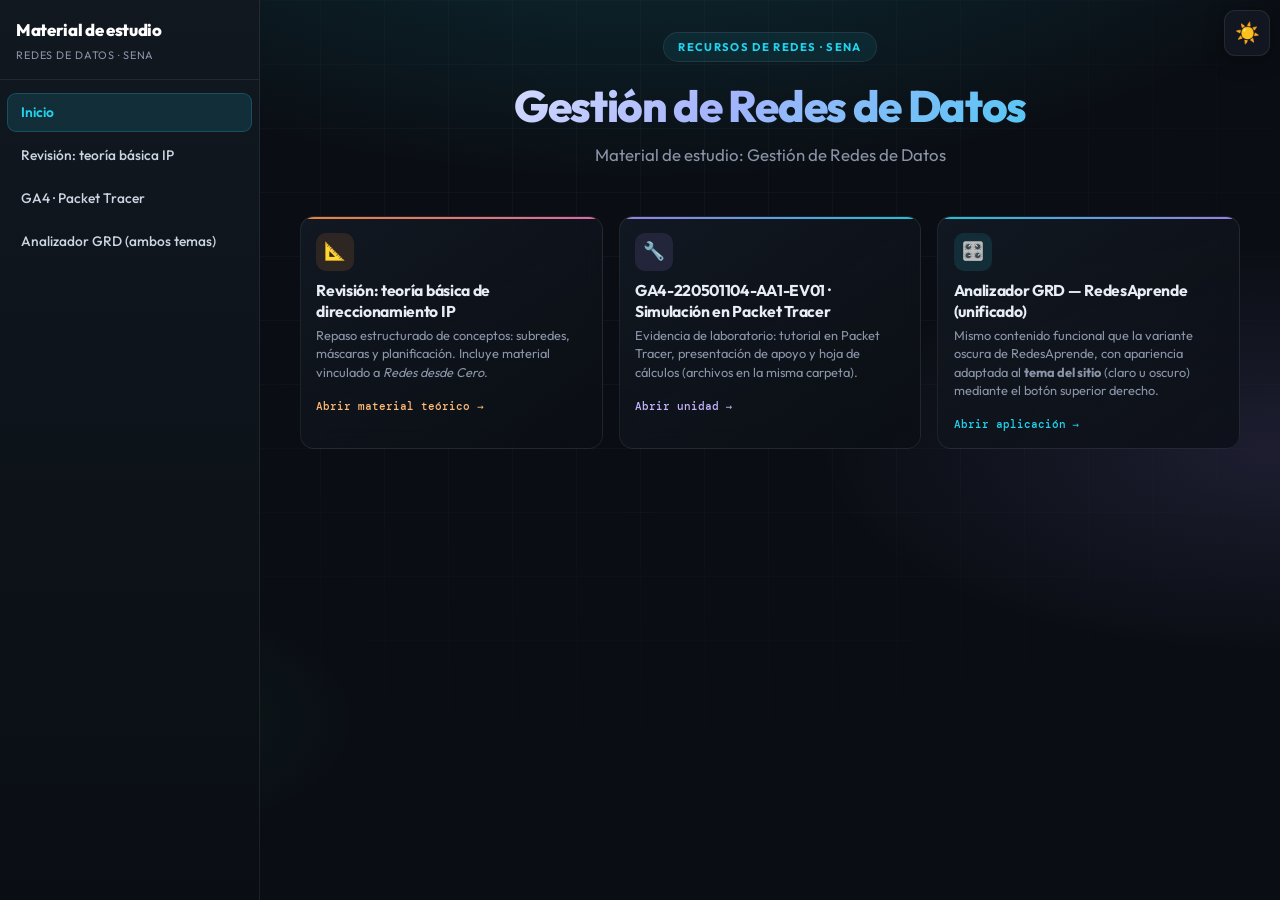
<file: index.html>
<!DOCTYPE html>
<html lang="es">
<head>
  <meta charset="UTF-8">
  <meta name="viewport" content="width=device-width, initial-scale=1.0">
  <script src="./js/theme-init.js"></script>
  <meta name="description" content="Acceso a herramientas y material de estudio: RedesAprende (analizador) y repaso de direccionamiento IP.">
  <title>Redes y datos — Material de estudio SENA</title>
  <link rel="preconnect" href="https://fonts.googleapis.com">
  <link rel="preconnect" href="https://fonts.gstatic.com" crossorigin>
  <link href="https://fonts.googleapis.com/css2?family=Outfit:wght@400;600;700;800&family=DM+Mono:wght@500&display=swap" rel="stylesheet">
  <link rel="stylesheet" href="./css/lms-layout.css">
  <link rel="stylesheet" href="./css/site-theme-button.css">
  <link rel="stylesheet" href="./css/site-index.css">
</head>
<body>
  <div class="bg" aria-hidden="true"></div>
  <div class="grid" aria-hidden="true"></div>

  <div class="lms-app">
  <button type="button" class="lms-burger" aria-label="Menú de unidades" aria-controls="lms-sidebar" aria-expanded="false">☰</button>
  <div class="lms-scrim" aria-hidden="true"></div>
  <aside id="lms-sidebar" class="lms-sidebar" aria-label="Unidades del curso">
    <div class="lms-sidebar__head">
      <a href="./index.html" class="lms-sidebar__brand">Material de estudio</a>
      <span class="lms-sidebar__sub">Redes de datos · SENA</span>
    </div>
    <nav class="lms-sidebar__nav" aria-label="Módulos">
      <a href="./index.html" class="lms-sidebar__link lms-sidebar__link--active" aria-current="page">Inicio</a>
      <a href="./revision-direccionamiento-ip.html" class="lms-sidebar__link">Revisión: teoría básica IP</a>
      <a href="./ga4-packet-tracer.html" class="lms-sidebar__link">GA4 · Packet Tracer</a>
      <a href="./analizador-grd.html" class="lms-sidebar__link">Analizador GRD (ambos temas)</a>
    </nav>
  </aside>
  <div class="lms-main">
  <button type="button" class="site-theme-btn" id="site-theme-btn" aria-pressed="false" aria-label="Alternar entre tema claro y oscuro" title="Tema claro u oscuro"></button>
  <div class="wrap">
    <header>
      <p class="badge" aria-label="Colección de estudio">Recursos de redes · SENA</p>
      <h1>Gestión de Redes de Datos</h1>
      <p class="lead">Material de estudio: Gestión de Redes de Datos</p>
    </header>

    <div class="cards">
      <a class="card card--amber" href="./revision-direccionamiento-ip.html">
        <div>
          <div class="card__icon" aria-hidden="true">📐</div>
          <h2>Revisión: teoría básica de direccionamiento IP</h2>
          <p>Repaso estructurado de conceptos: subredes, máscaras y planificación. Incluye material vinculado a <em>Redes desde Cero</em>.</p>
          <span class="card__action">Abrir material teórico →</span>
        </div>
      </a>

      <a class="card card--violet" href="./ga4-packet-tracer.html">
        <div>
          <div class="card__icon" aria-hidden="true">🔧</div>
          <h2>GA4-220501104-AA1-EV01 · Simulación en Packet Tracer</h2>
          <p>Evidencia de laboratorio: tutorial en Packet Tracer, presentación de apoyo y hoja de cálculos (archivos en la misma carpeta).</p>
          <span class="card__action">Abrir unidad →</span>
        </div>
      </a>

      <a class="card card--cyan" href="./analizador-grd.html">
        <div>
          <div class="card__icon" aria-hidden="true">🎛️</div>
          <h2>Analizador GRD — RedesAprende (unificado)</h2>
          <p>Mismo contenido funcional que la variante oscura de RedesAprende, con apariencia adaptada al <strong>tema del sitio</strong> (claro u oscuro) mediante el botón superior derecho.</p>
          <span class="card__action">Abrir aplicación →</span>
        </div>
      </a>
    </div>
  </div>
  </div>
  </div>
  <script src="./js/lms.js" defer></script>
  <script src="./js/site-theme.js" defer></script>
</body>
</html>
</file>
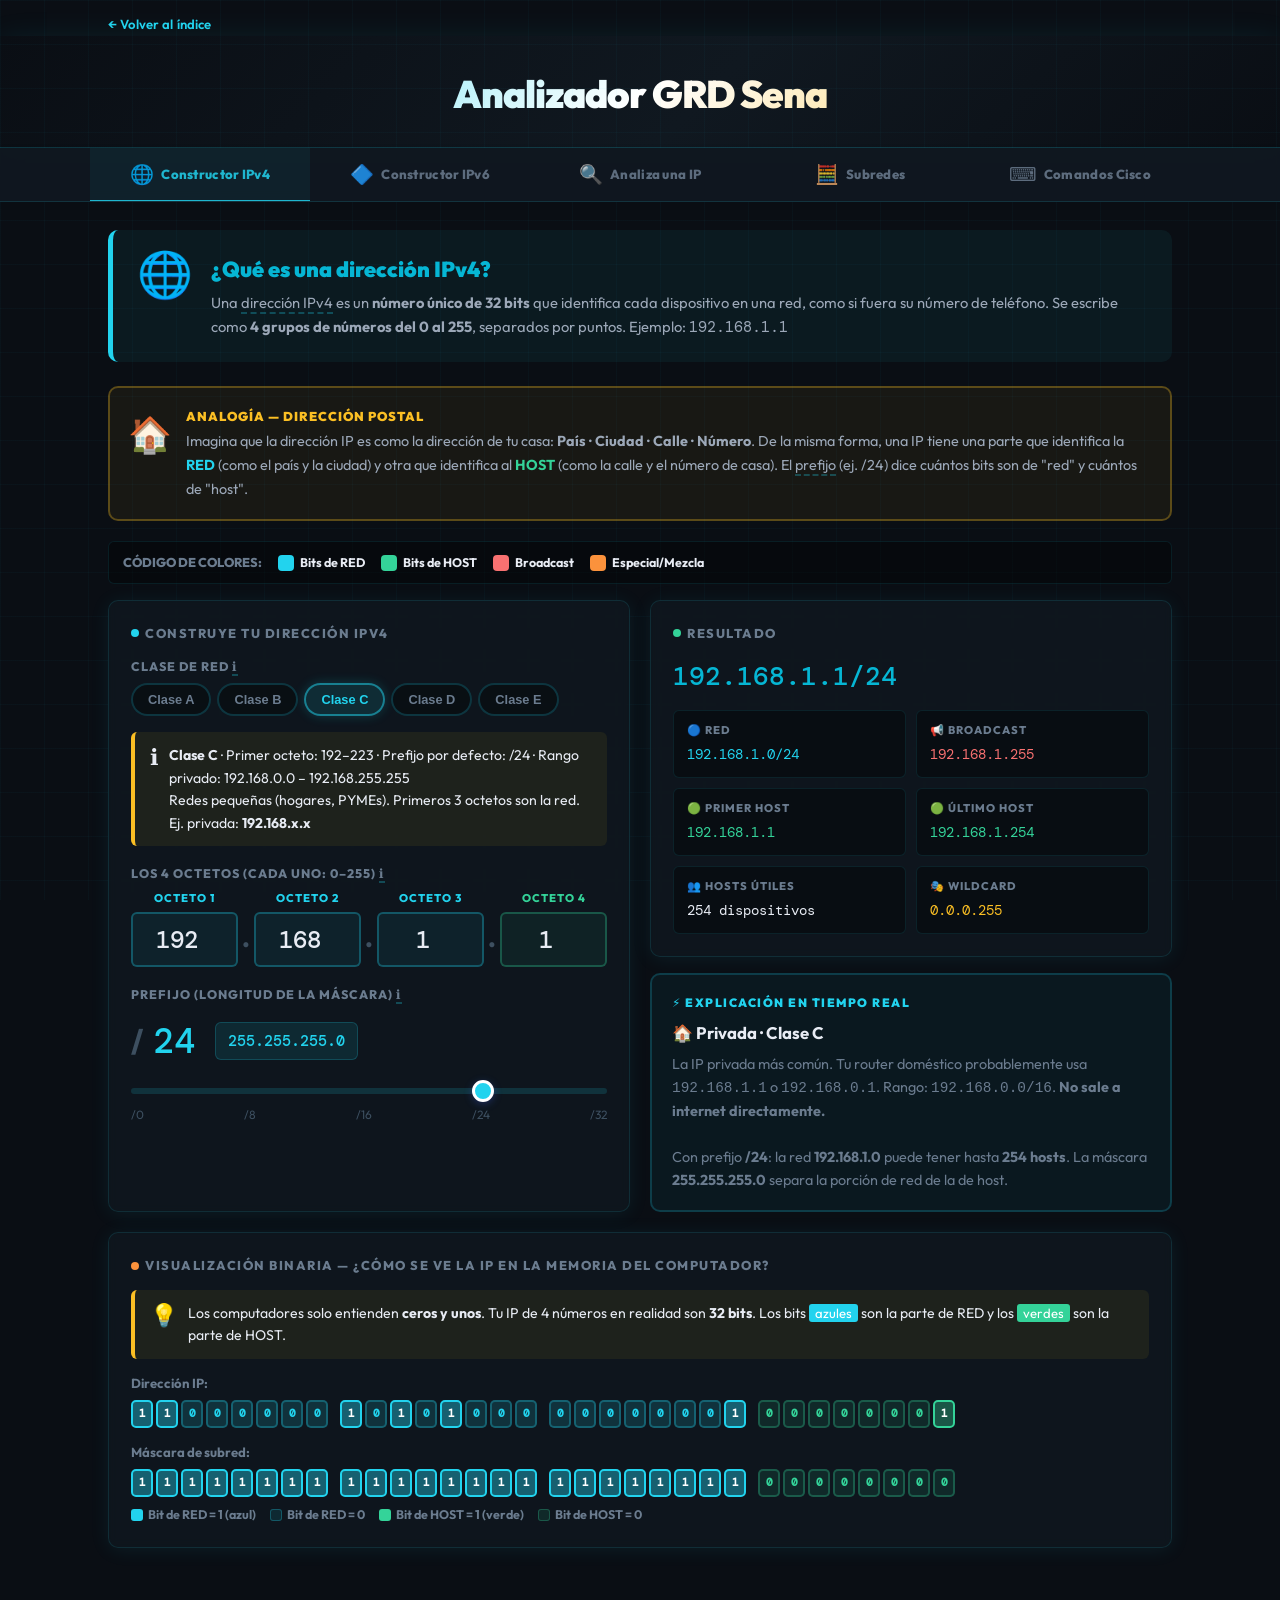
<file: Analizador Redes de Datos SENA Dark.html>
<!DOCTYPE html>
<html lang="es">
<head>
<meta charset="UTF-8">
<meta name="viewport" content="width=device-width, initial-scale=1.0">
<title>RedesAprende — Aprende Redes desde Cero</title>
<link rel="preconnect" href="https://fonts.googleapis.com">
<link rel="preconnect" href="https://fonts.gstatic.com" crossorigin>
<link href="https://fonts.googleapis.com/css2?family=Outfit:wght@400;600;700;800&family=DM+Mono:wght@500&display=swap" rel="stylesheet">
<style>
:root{
  --bg:#0a0e14;--white:#101820;
  --blue:#22d3ee;--blue2:#06b6d4;--blue-l:rgba(34,211,238,0.1);--blue-m:rgba(34,211,238,0.28);
  --green:#34d399;--green-l:rgba(52,211,153,0.1);--green-m:rgba(52,211,153,0.28);
  --orange:#fb923c;--orange-l:rgba(251,146,60,0.1);--orange-m:rgba(251,146,60,0.28);
  --purple:#a78bfa;--purple-l:rgba(167,139,250,0.1);--purple-m:rgba(167,139,250,0.28);
  --red:#f87171;--red-l:rgba(248,113,113,0.1);--red-m:rgba(248,113,113,0.28);
  --yellow:#fbbf24;--yellow-l:rgba(251,191,36,0.08);--yellow-m:rgba(251,191,36,0.25);
  --teal:#2dd4bf;--teal-l:rgba(45,212,191,0.1);--teal-m:rgba(45,212,191,0.28);
  --g50:#0a0e14;--g100:#101820;--g200:#1a2430;--g300:#243040;--g400:#3d4f60;--g600:#6b7c8f;--g700:#5a6b7c;--g800:#9ca8b8;--g900:#e8ecf4;
  --sh:0 2px 20px rgba(34,211,238,0.08);--sh2:0 0 32px rgba(34,211,238,0.16);
  --r:10px;--r2:8px;--r3:6px;
  --font:'Outfit',system-ui,sans-serif;--mono:'DM Mono',ui-monospace,monospace;
}
*{box-sizing:border-box;margin:0;padding:0}
/* Navegación — índice (estándar) */
.index-nav{max-width:1100px;margin:0 auto;padding:12px 18px 0;text-align:left}
.index-nav__link{display:inline-flex;align-items:center;gap:0.35rem;color:#22d3ee;font-size:0.82rem;font-weight:600;text-decoration:none;font-family:var(--font);letter-spacing:0.01em}
.index-nav__link:hover{text-decoration:underline;color:#67e8f9}
body{background:var(--bg);color:var(--g900);font-family:var(--font);min-height:100vh;font-size:15px;line-height:1.6}
a{color:var(--blue)}
/* HEADER */
.hdr{background:linear-gradient(135deg,var(--blue2) 0%,var(--blue) 100%);color:#fff;padding:28px 24px 22px;text-align:center}
.hdr-logo{font-size:2.4rem;font-weight:900;letter-spacing:-1px}
.hdr-logo span{color:#a5b4fc}
.hdr-sub{font-size:1rem;opacity:.85;margin-top:4px;font-weight:600}
.hdr-pills{display:flex;justify-content:center;gap:8px;flex-wrap:wrap;margin-top:16px}
.hdr-pill{background:rgba(255,255,255,0.15);border:1px solid rgba(255,255,255,0.3);border-radius:20px;padding:4px 14px;font-size:.78rem;font-weight:700;letter-spacing:.5px}
/* TABS */
.tabs-wrap{background:rgba(16,24,32,0.8);border-bottom:2px solid var(--g100);position:sticky;top:0;z-index:100;box-shadow:0 2px 8px rgba(0,0,0,.06)}
.tabs{display:flex;overflow-x:auto;max-width:1100px;margin:0 auto}
.tabs::-webkit-scrollbar{height:3px}
.tabs::-webkit-scrollbar-thumb{background:var(--blue);border-radius:2px}
.tab{flex:1;min-width:140px;padding:14px 10px;font-family:var(--font);font-size:.82rem;font-weight:800;border:none;background:transparent;cursor:pointer;transition:all .2s;color:var(--g600);display:flex;align-items:center;justify-content:center;gap:7px;letter-spacing:.3px;border-bottom:3px solid transparent;margin-bottom:-2px;white-space:nowrap}
.tab:hover{color:var(--blue);background:var(--blue-l)}
.tab.act{color:var(--blue);border-bottom-color:var(--blue);background:var(--blue-l)}
.tab .ti{font-size:1.2rem}
/* CONTAINER */
.wrap{max-width:1100px;margin:0 auto;padding:28px 18px 80px}
/* PANELS */
.panel{display:none;animation:up .3s ease}
.panel.act{display:block}
@keyframes up{from{opacity:0;transform:translateY(10px)}to{opacity:1;transform:translateY(0)}}
/* CONCEPT BANNER */
.concept{border-radius:var(--r);padding:22px 24px;margin-bottom:24px;display:flex;gap:18px;align-items:flex-start}
.concept-icon{font-size:2.8rem;flex-shrink:0;line-height:1}
.concept-title{font-size:1.35rem;font-weight:900;margin-bottom:4px}
.concept-desc{font-size:.92rem;line-height:1.65;color:var(--g800)}
.concept-desc strong{color:inherit}
.cb{background:var(--blue-l);border-left:5px solid var(--blue)}
.cb .concept-title{color:var(--blue2)}
.cg{background:var(--green-l);border-left:5px solid var(--green)}
.cg .concept-title{color:var(--green)}
.co{background:var(--orange-l);border-left:5px solid var(--orange)}
.co .concept-title{color:#fbbf24}
.cv{background:var(--purple-l);border-left:5px solid var(--purple)}
.cv .concept-title{color:var(--purple)}
/* GRID */
.g2{display:grid;grid-template-columns:1fr 1fr;gap:20px;margin-bottom:20px}
.g3{display:grid;grid-template-columns:1fr 1fr 1fr;gap:16px;margin-bottom:20px}
@media(max-width:720px){.g2,.g3{grid-template-columns:1fr}}
/* CARD */
.card{background:rgba(16,24,32,0.8);border-radius:var(--r);padding:22px;box-shadow:var(--sh);border:1px solid var(--g100)}
.card-title{font-size:.8rem;font-weight:800;text-transform:uppercase;letter-spacing:1.5px;color:var(--g600);margin-bottom:14px;display:flex;align-items:center;gap:6px}
.card-title .dot{width:8px;height:8px;border-radius:50%;flex-shrink:0}
/* FORM */
.fl{display:block;font-size:.78rem;font-weight:800;text-transform:uppercase;letter-spacing:1px;color:var(--g600);margin-bottom:6px;margin-top:14px}
.fl:first-child{margin-top:0}
input[type="number"],input[type="text"],select,textarea{width:100%;background:rgba(16,24,32,0.8);border:2px solid var(--g200);border-radius:var(--r3);color:var(--g900);font-family:var(--font);font-size:.95rem;padding:10px 13px;outline:none;transition:border-color .2s,box-shadow .2s;-webkit-appearance:none;appearance:none}
input:focus,select:focus{border-color:var(--blue);box-shadow:0 0 0 3px rgba(67,97,238,.12)}
select option{background:#fff}
input[type="range"]{-webkit-appearance:none;width:100%;height:6px;background:var(--g200);border-radius:3px;outline:none;cursor:pointer}
input[type="range"]::-webkit-slider-thumb{-webkit-appearance:none;width:22px;height:22px;background:var(--blue);border-radius:50%;box-shadow:0 2px 8px rgba(67,97,238,.3);cursor:pointer;border:3px solid #fff}
.range-labels{display:flex;justify-content:space-between;font-size:.75rem;color:var(--g400);margin-top:4px}
/* OCTET GRID */
.oct-wrap{display:grid;grid-template-columns:repeat(4,1fr);gap:8px;margin:6px 0}
.oct-box{text-align:center}
.oct-box label{font-size:.7rem;font-weight:800;text-transform:uppercase;letter-spacing:1px;display:block;margin-bottom:4px}
.oct-box input{font-family:var(--mono);font-size:1.5rem;text-align:center;padding:10px 4px;border-width:2px;font-weight:500}
.oct-box.net label{color:var(--blue)}
.oct-box.net input{border-color:var(--blue-m);background:var(--blue-l)}
.oct-box.net input:focus{border-color:var(--blue)}
.oct-box.host label{color:var(--green)}
.oct-box.host input{border-color:var(--green-m);background:var(--green-l)}
.oct-box.host input:focus{border-color:var(--green)}
.oct-box.mix label{color:var(--orange)}
.oct-box.mix input{border-color:var(--orange-m);background:var(--orange-l)}
.oct-sep{display:flex;align-items:flex-end;justify-content:center;font-size:1.6rem;color:var(--g400);padding-bottom:8px;font-weight:800}
/* PREFIX DISPLAY */
.pfx-show{display:flex;align-items:center;gap:10px;margin:8px 0}
.pfx-num{font-family:var(--mono);font-size:2.2rem;font-weight:500;color:var(--blue);min-width:52px}
.pfx-slash{font-size:2rem;color:var(--g400);font-weight:700}
.pfx-mask{font-family:var(--mono);font-size:.95rem;background:var(--blue-l);color:var(--blue2);padding:6px 12px;border-radius:var(--r3);font-weight:500}
/* RESULT BADGE */
.rbadge{display:inline-flex;align-items:center;gap:6px;padding:6px 14px;border-radius:20px;font-size:.82rem;font-weight:800;letter-spacing:.3px}
.rb-blue{background:var(--blue-l);color:var(--blue2)}
.rb-green{background:var(--green-l);color:var(--green)}
.rb-orange{background:var(--orange-l);color:#fbbf24}
.rb-red{background:var(--red-l);color:#f87171}
.rb-purple{background:var(--purple-l);color:var(--purple)}
.rb-yellow{background:var(--yellow-l);color:#7a5800}
/* INFO VALS */
.iv-grid{display:grid;grid-template-columns:repeat(auto-fit,minmax(170px,1fr));gap:10px}
.iv{background:var(--g50);border:1px solid var(--g100);border-radius:var(--r3);padding:11px 13px}
.iv-label{font-size:.7rem;font-weight:800;text-transform:uppercase;letter-spacing:1px;color:var(--g600);margin-bottom:3px}
.iv-val{font-family:var(--mono);font-size:.9rem;color:var(--g900);word-break:break-all}
.iv-val.blue{color:var(--blue2)}
.iv-val.green{color:var(--green)}
.iv-val.red{color:var(--red)}
.iv-val.orange{color:#fbbf24}
.iv-val.purple{color:var(--purple)}
/* BITS */
.bits-container{margin-top:10px}
.bits-label-row{display:flex;margin-bottom:2px}
.bits-row{display:flex;flex-wrap:wrap;gap:3px}
.bit-cell{width:22px;height:28px;display:flex;align-items:center;justify-content:center;font-family:var(--mono);font-size:11px;border-radius:5px;font-weight:600;border:2px solid transparent;transition:all .15s;flex-shrink:0}
.bit-net{background:var(--blue-l);border-color:var(--blue-m);color:var(--blue2)}
.bit-net.one{background:var(--blue);border-color:var(--blue2);color:#fff}
.bit-host{background:var(--green-l);border-color:var(--green-m);color:var(--green)}
.bit-host.one{background:var(--green);border-color:var(--green);color:#fff}
.bit-sep{width:6px;flex-shrink:0}
.bits-legend{display:flex;gap:14px;margin-top:8px;flex-wrap:wrap}
.bl-item{display:flex;align-items:center;gap:5px;font-size:.78rem;font-weight:700;color:var(--g600)}
.bl-dot{width:12px;height:12px;border-radius:3px}
/* TOOLTIP */
.tooltip{position:relative;cursor:help;border-bottom:2px dashed var(--blue-m)}
.tooltip::after{content:attr(data-tip);position:absolute;bottom:calc(100%+8px);left:50%;transform:translateX(-50%);background:var(--g800);color:#fff;font-size:.75rem;padding:6px 10px;border-radius:var(--r3);white-space:nowrap;opacity:0;pointer-events:none;transition:opacity .2s;z-index:200;font-family:var(--font);font-weight:600;max-width:240px;white-space:normal;text-align:center;line-height:1.4}
.tooltip:hover::after{opacity:1}
/* TIP BOX */
.tipbox{border-radius:var(--r3);padding:12px 15px;font-size:.88rem;line-height:1.6;display:flex;gap:10px;margin-top:14px}
.tipbox-y{background:var(--yellow-l);border-left:4px solid var(--yellow)}
.tipbox-b{background:var(--blue-l);border-left:4px solid var(--blue)}
.tipbox-g{background:var(--green-l);border-left:4px solid var(--green)}
.tipbox-o{background:var(--orange-l);border-left:4px solid var(--orange)}
.tipbox .tip-ico{font-size:1.4rem;flex-shrink:0;line-height:1.2}
.tipbox strong{color:var(--g900)}
/* STEP */
.step-list{counter-reset:steps}
.step-item{display:flex;gap:14px;padding:14px 0;border-bottom:1px solid var(--g100);align-items:flex-start}
.step-item:last-child{border-bottom:none;padding-bottom:0}
.step-num{width:30px;height:30px;border-radius:50%;display:flex;align-items:center;justify-content:center;font-weight:900;font-size:.88rem;flex-shrink:0}
.sn-blue{background:var(--blue);color:#fff}
.sn-green{background:var(--green);color:#fff}
.sn-orange{background:var(--orange);color:#fff}
.sn-purple{background:var(--purple);color:#fff}
.step-text{font-size:.9rem;line-height:1.65;color:var(--g800)}
.step-text strong{color:var(--g900)}
.step-text code{font-family:var(--mono);font-size:.82rem;background:var(--g100);padding:1px 6px;border-radius:4px;color:var(--blue2)}
/* TABS IP CLASS */
.cls-tabs{display:flex;gap:6px;flex-wrap:wrap;margin-bottom:16px}
.cls-tab{padding:7px 15px;border-radius:20px;border:2px solid var(--g200);background:rgba(16,24,32,0.8);font-size:.8rem;font-weight:800;cursor:pointer;transition:all .2s;color:var(--g600)}
.cls-tab:hover{border-color:var(--blue);color:var(--blue)}
.cls-tab.act{background:var(--blue);border-color:var(--blue);color:#fff;box-shadow:0 3px 10px rgba(67,97,238,.3)}
/* LIVE EXPLAIN */
.live-explain{background:rgba(34,211,238,0.06);border:2px solid var(--blue-m);border-radius:var(--r);padding:18px 20px;margin-top:16px}
.live-explain .le-title{font-size:.75rem;font-weight:900;text-transform:uppercase;letter-spacing:1.5px;color:var(--blue);margin-bottom:8px;display:flex;align-items:center;gap:6px}
.live-explain .le-main{font-size:1.05rem;font-weight:700;color:var(--g900);margin-bottom:6px}
.live-explain .le-sub{font-size:.9rem;color:var(--g600);line-height:1.6}
/* ANALYZER */
.ana-input-wrap{position:relative}
.ana-input-wrap input{font-family:var(--mono);font-size:1.3rem;padding:15px 130px 15px 18px;border-radius:var(--r);border-width:2px}
.ana-input-wrap input:focus{border-color:var(--teal);box-shadow:0 0 0 3px rgba(0,150,199,.12)}
.ana-btn{position:absolute;right:8px;top:50%;transform:translateY(-50%);padding:9px 20px;background:var(--teal);border:none;border-radius:var(--r3);color:#fff;font-family:var(--font);font-weight:800;font-size:.82rem;cursor:pointer;letter-spacing:.5px;transition:background .2s}
.ana-btn:hover{background:var(--blue)}
/* CLASS CARD */
.cls-card{border-radius:var(--r);padding:20px;display:flex;gap:16px;align-items:center;flex-wrap:wrap;margin-bottom:16px}
.cls-letter{font-family:var(--mono);font-size:3rem;font-weight:700;line-height:1}
.cls-info h3{font-size:1.15rem;font-weight:900;margin-bottom:3px}
.cls-info p{font-size:.88rem;line-height:1.55;color:var(--g700)}
/* OCTET VIS */
.oct-vis-row{display:flex;gap:4px;align-items:stretch;flex-wrap:wrap;margin:12px 0}
.oct-vis{flex:1;min-width:64px;border-radius:var(--r3);padding:10px 8px;text-align:center;border:2px solid transparent}
.oct-vis .ov-num{font-family:var(--mono);font-size:1.8rem;font-weight:500;line-height:1}
.oct-vis .ov-bin{font-family:var(--mono);font-size:9px;color:var(--g600);margin-top:4px;letter-spacing:.5px}
.oct-vis .ov-role{font-size:9px;font-weight:800;text-transform:uppercase;letter-spacing:1.5px;margin-top:5px;opacity:.7}
.oct-dot{display:flex;align-items:center;padding:0 2px;font-size:1.5rem;color:var(--g300);font-weight:800;padding-bottom:10px}
/* SUBNET */
.sub-mode-btns{display:grid;grid-template-columns:1fr 1fr;gap:10px;margin-bottom:16px}
.smb{border:2px solid var(--g200);border-radius:var(--r3);padding:14px;text-align:center;cursor:pointer;transition:all .2s;background:#fff}
.smb:hover{border-color:var(--purple)}
.smb.act{border-color:var(--purple);background:var(--purple-l);box-shadow:0 0 0 3px rgba(123,45,139,.1)}
.smb .smb-icon{font-size:1.8rem;margin-bottom:4px}
.smb .smb-title{font-weight:800;color:var(--purple);font-size:.9rem}
.smb .smb-desc{font-size:.78rem;color:var(--g600);margin-top:2px}
.sub-calc-btn{width:100%;padding:14px;background:linear-gradient(135deg,var(--purple),var(--blue));border:none;border-radius:var(--r3);color:#fff;font-family:var(--font);font-weight:800;font-size:.95rem;cursor:pointer;letter-spacing:.5px;transition:opacity .2s;margin-top:6px}
.sub-calc-btn:hover{opacity:.88}
/* STATS ROW */
.stats-row{display:grid;grid-template-columns:repeat(auto-fit,minmax(140px,1fr));gap:12px;margin-bottom:20px}
.stat-box{background:rgba(16,24,32,0.7);border-radius:var(--r3);padding:14px;text-align:center;border:1px solid var(--g100);box-shadow:var(--sh)}
.stat-box .sv{font-family:var(--mono);font-size:1.4rem;font-weight:500;color:var(--blue2)}
.stat-box .sl{font-size:.72rem;font-weight:800;text-transform:uppercase;letter-spacing:1px;color:var(--g600);margin-top:4px}
/* SUBNET DIAGRAM */
.sdiag{border-radius:var(--r3);overflow:hidden;border:2px solid var(--g100);margin-bottom:20px}
.sdiag-header{background:linear-gradient(90deg,var(--purple),var(--blue));color:#fff;padding:10px 16px;font-size:.82rem;font-weight:800}
.sdiag-body{padding:16px;background:rgba(16,24,32,0.8);overflow-x:auto}
.sdiag-net{background:var(--g50);border:2px dashed var(--g300);border-radius:var(--r3);padding:12px 14px;margin-bottom:12px;font-family:var(--mono);font-size:.9rem;color:var(--g800)}
.sdiag-blocks{display:flex;flex-wrap:wrap;gap:8px}
.sdiag-block{border-radius:var(--r3);padding:10px 12px;cursor:default;transition:transform .15s,box-shadow .15s;min-width:120px;flex:1}
.sdiag-block:hover{transform:translateY(-2px);box-shadow:0 4px 16px rgba(0,0,0,.12)}
.sdiag-block .sb-idx{font-size:.7rem;font-weight:800;text-transform:uppercase;letter-spacing:1px;opacity:.75;margin-bottom:3px}
.sdiag-block .sb-net{font-family:var(--mono);font-size:.85rem;font-weight:500}
.sdiag-block .sb-info{font-size:.73rem;margin-top:3px;opacity:.75}
/* TABLE */
.tbl-wrap{border-radius:var(--r3);overflow:hidden;border:1px solid var(--g200);margin-bottom:20px}
.tbl{width:100%;border-collapse:collapse}
.tbl th{background:var(--g50);font-size:.73rem;font-weight:800;text-transform:uppercase;letter-spacing:1px;color:var(--g600);padding:10px 14px;text-align:left;border-bottom:2px solid var(--g200)}
.tbl td{font-family:var(--mono);font-size:.82rem;padding:9px 14px;border-bottom:1px solid var(--g100);color:var(--g800)}
.tbl tr:last-child td{border-bottom:none}
.tbl tr:hover td{background:var(--blue-l)}
/* CISCO */
.topic-grid{display:grid;grid-template-columns:repeat(auto-fit,minmax(150px,1fr));gap:10px;margin-bottom:22px}
.topic-card{background:rgba(16,24,32,0.8);border-radius:var(--r3);border:2px solid var(--g200);padding:16px 12px;text-align:center;cursor:pointer;transition:all .2s;box-shadow:var(--sh)}
.topic-card:hover{border-color:var(--blue);transform:translateY(-2px)}
.topic-card.act{border-color:var(--blue);background:var(--blue-l);box-shadow:0 4px 16px rgba(67,97,238,.2)}
.topic-card .tc-i{font-size:1.8rem;margin-bottom:6px}
.topic-card .tc-n{font-size:.82rem;font-weight:800;color:var(--blue2)}
.topic-card .tc-d{font-size:.72rem;color:var(--g600);margin-top:2px}
.cisco-form{background:rgba(16,24,32,0.8);border-radius:var(--r);padding:22px;box-shadow:var(--sh);border:1px solid var(--g100);margin-bottom:20px}
.vlan-table{width:100%;border-collapse:collapse;margin-bottom:12px}
.vlan-table th{font-size:.72rem;font-weight:800;text-transform:uppercase;letter-spacing:1px;color:var(--g600);padding:8px 10px;border-bottom:2px solid var(--g200);text-align:left;background:var(--g50)}
.vlan-table td{padding:5px 5px}
.vlan-table td input,.vlan-table td select{padding:7px 9px;font-size:.85rem;border-width:1.5px}
.vlan-table tr:hover td{background:var(--g50)}
.add-btn{padding:6px 16px;border:2px dashed var(--blue-m);border-radius:var(--r3);background:transparent;color:var(--blue);font-family:var(--font);font-size:.8rem;font-weight:800;cursor:pointer;transition:all .2s}
.add-btn:hover{background:var(--blue-l)}
.del-btn{padding:4px 10px;border:1.5px solid var(--red-m);border-radius:var(--r3);background:rgba(16,24,32,0.8);color:var(--red);font-size:.82rem;cursor:pointer;transition:all .2s}
.del-btn:hover{background:var(--red-l)}
.gen-btn{width:100%;padding:13px;background:linear-gradient(135deg,var(--blue2),var(--blue));border:none;border-radius:var(--r3);color:#fff;font-family:var(--font);font-weight:800;font-size:.95rem;cursor:pointer;margin-top:10px;transition:opacity .2s;letter-spacing:.5px}
.gen-btn:hover{opacity:.88}
/* CLI OUTPUT */
.cli-wrap{background:var(--g100);border-radius:var(--r);overflow:hidden;border:2px solid var(--g200)}
.cli-topbar{background:var(--g200);padding:10px 16px;display:flex;justify-content:space-between;align-items:center}
.cli-title{font-size:.78rem;font-weight:800;color:var(--g800);letter-spacing:1px}
.cli-copy{padding:5px 14px;background:var(--blue);border:none;border-radius:5px;color:var(--bg);font-family:var(--font);font-size:.75rem;font-weight:800;cursor:pointer;transition:background .2s,filter .2s}
.cli-copy:hover{filter:brightness(1.12)}
.cli-body{padding:18px 20px;overflow-x:auto}
.cli-pre{font-family:var(--mono);font-size:.82rem;line-height:2;color:var(--g900);white-space:pre}
.cc{color:var(--g600);font-style:italic}
.ck{color:var(--blue);font-weight:500}
.cv2{color:var(--green)}
.cm{color:var(--yellow)}
.cp2{color:var(--purple)}
/* EXPLAIN PANEL */
.exp-panel{background:rgba(16,24,32,0.8);border-radius:var(--r);padding:22px;box-shadow:var(--sh);border:1px solid var(--g100);margin-top:16px}
.exp-title{font-size:.9rem;font-weight:900;color:var(--g900);margin-bottom:14px;display:flex;align-items:center;gap:8px}
.cmd-explain{display:flex;gap:12px;padding:11px 0;border-bottom:1px solid var(--g100);align-items:flex-start}
.cmd-explain:last-child{border-bottom:none;padding-bottom:0}
.cmd-explain .ce-cmd{font-family:var(--mono);font-size:.8rem;background:var(--g200);color:var(--green);padding:4px 10px;border-radius:5px;flex-shrink:0;white-space:nowrap}
.cmd-explain .ce-txt{font-size:.85rem;color:var(--g700);line-height:1.55}
.cmd-explain .ce-txt strong{color:var(--g900)}
/* LEGEND STRIP */
.legend-strip{display:flex;gap:16px;flex-wrap:wrap;padding:10px 14px;background:var(--g50);border-radius:var(--r3);margin-bottom:16px;align-items:center}
.ls-item{display:flex;align-items:center;gap:6px;font-size:.78rem;font-weight:700}
.ls-swatch{width:16px;height:16px;border-radius:4px}
/* ERROR */
.err-msg{color:var(--red);font-size:.82rem;font-weight:700;margin-top:5px;display:none}
.err-msg.show{display:block}
/* BTN COPY SMALL */
.copy-sm{padding:4px 12px;border:1.5px solid var(--g200);border-radius:5px;background:rgba(16,24,32,0.8);font-family:var(--font);font-size:.75rem;font-weight:700;cursor:pointer;color:var(--g600);transition:all .2s}
.copy-sm:hover{border-color:var(--blue);color:var(--blue)}
.copy-sm.ok{border-color:var(--green);color:var(--green)}
/* ANALOGY CARD */
.analogy{background:rgba(251,191,36,0.07);border:2px solid var(--yellow-m);border-radius:var(--r);padding:18px;margin-bottom:20px;display:flex;gap:14px;align-items:flex-start}
.analogy .an-ico{font-size:2.2rem;flex-shrink:0}
.analogy .an-title{font-size:.8rem;font-weight:900;text-transform:uppercase;letter-spacing:1px;color:var(--yellow);margin-bottom:4px}
.analogy .an-text{font-size:.9rem;line-height:1.65;color:var(--g800)}
/* IPv6 TYPE CARDS */
.v6-type-grid{display:grid;grid-template-columns:repeat(auto-fit,minmax(148px,1fr));gap:10px;margin-bottom:4px}
.v6tcard{background:var(--g50);border:2px solid var(--g200);border-radius:var(--r3);padding:13px 10px;text-align:center;cursor:pointer;transition:all .2s}
.v6tcard:hover{border-color:var(--purple);background:var(--purple-l)}
.v6tcard.act{background:var(--purple-l);border-color:var(--purple);box-shadow:0 0 0 3px rgba(123,45,139,.1)}
.v6tcard .v6t-ico{font-size:1.6rem;margin-bottom:5px}
.v6tcard .v6t-name{font-size:.82rem;font-weight:800;color:var(--purple)}
.v6tcard .v6t-range{font-family:var(--mono);font-size:.72rem;color:var(--g600);margin-top:2px}
.v6tcard .v6t-desc{font-size:.72rem;color:var(--g600);margin-top:5px;line-height:1.4}
/* HEX GRID */
.hex-grid{display:flex;align-items:flex-end;flex-wrap:wrap;gap:2px;margin-bottom:4px}
.hx-group{display:flex;flex-direction:column;flex:1;min-width:70px}
.hx-lbl{font-size:.65rem;font-weight:800;text-transform:uppercase;letter-spacing:.8px;color:var(--purple);margin-bottom:4px;text-align:center}
.hx-inp{font-family:var(--mono);font-size:1rem;text-align:center;padding:9px 4px;border:2px solid var(--purple-m);background:var(--purple-l);color:var(--purple);border-radius:var(--r3);width:100%;outline:none;text-transform:uppercase}
.hx-inp:focus{border-color:var(--purple);box-shadow:0 0 0 3px rgba(123,45,139,.12)}
.hx-inp:disabled{opacity:.4;background:var(--g50)}
.hx-sep{padding:0 2px;font-size:1.5rem;color:var(--g400);font-weight:700;padding-bottom:10px;flex-shrink:0}
.hx-sep-mid{color:var(--purple);font-weight:900}
/* IPv6 BIT CELLS */
.bit-net6{background:var(--purple-l);border:2px solid var(--purple-m);color:var(--purple)}
.bit-net6.one{background:var(--purple);border-color:#5a1a6a;color:#fff}
.bit-iid{background:var(--teal-l);border:2px solid var(--teal-m);color:var(--teal)}
.bit-iid.one{background:var(--teal);border-color:#006994;color:#fff}
/* COMPRESSION EXAMPLES */
.v6-example-list{display:flex;flex-direction:column;gap:8px}
.v6ex{background:var(--g50);border:1px solid var(--g200);border-radius:var(--r3);padding:8px 12px}
.v6ex-full{font-family:var(--mono);font-size:.72rem;color:var(--g600);margin-bottom:3px}
.v6ex-arrow{font-size:.75rem;color:var(--g400);margin:1px 0}
.v6ex-comp{font-family:var(--mono);font-size:.85rem;color:var(--green);font-weight:600}

::-webkit-scrollbar{width:6px;height:6px}
::-webkit-scrollbar-track{background:var(--g50)}
::-webkit-scrollbar-thumb{background:var(--g400);border-radius:3px}
::-webkit-scrollbar-thumb:hover{background:var(--blue)}


/* NET COLOR BLOCKS */
.blk1{background:rgba(34,211,238,0.1);border:2px solid rgba(34,211,238,0.4);color:#22d3ee}
.blk2{background:rgba(52,211,153,0.1);border:2px solid rgba(52,211,153,0.4);color:var(--green)}
.blk3{background:rgba(248,113,113,0.1);border:2px solid rgba(248,113,113,0.4);color:#f87171}
.blk4{background:rgba(251,191,36,0.1);border:2px solid rgba(251,191,36,0.4);color:#fbbf24}
.blk5{background:rgba(167,139,250,0.1);border:2px solid rgba(167,139,250,0.4);color:#a78bfa}
.blk6{background:rgba(34,211,238,0.08);border:2px solid rgba(34,211,238,0.35);color:#67e8f9}
.blk7{background:rgba(167,139,250,0.08);border:2px solid rgba(167,139,250,0.35);color:#c4b5fd}
.blk8{background:rgba(52,211,153,0.08);border:2px solid rgba(52,211,153,0.35);color:#6ee7b7}
.blk9{background:rgba(251,191,36,0.08);border:2px solid rgba(251,191,36,0.35);color:#fcd34d}
.blkc0{background:rgba(156,168,184,0.1);border:2px solid rgba(156,168,184,0.32);color:var(--g800)}
.blkc1{background:rgba(248,113,113,0.08);border:2px solid rgba(248,113,113,0.3);color:#fb7185}
.blkc2{background:rgba(34,211,238,0.08);border:2px solid rgba(34,211,238,0.3);color:#22d3ee}

/* ═══ DARK THEME OVERRIDES ═══ */
/* Grid background */
body::before{content:'';position:fixed;inset:0;background-image:linear-gradient(rgba(34,211,238,0.03) 1px,transparent 1px),linear-gradient(90deg,rgba(34,211,238,0.03) 1px,transparent 1px);background-size:44px 44px;pointer-events:none;z-index:0}
.wrap{position:relative;z-index:1}

/* Header glow */
.hdr{background:linear-gradient(135deg,#0a0e14 0%,#101820 55%,#0a0e14 100%);border-bottom:1px solid rgba(34,211,238,0.2);box-shadow:0 4px 30px rgba(34,211,238,0.1)}
.hdr-logo{background:linear-gradient(135deg,#22d3ee,#fff,#fbbf24);-webkit-background-clip:text;-webkit-text-fill-color:transparent;background-clip:text;text-shadow:none}
.hdr-logo span{-webkit-text-fill-color:transparent}

/* Tabs dark */
.tabs-wrap{background:rgba(16,24,32,0.95);border-bottom:1px solid rgba(34,211,238,0.15);backdrop-filter:blur(10px)}
.tab{color:var(--g600);opacity:.85}
.tab:hover{color:#22d3ee;background:rgba(34,211,238,0.06)}
.tab.act{color:#22d3ee;border-bottom-color:#22d3ee;background:rgba(34,211,238,0.07)}

/* Cards glow borders */
.card{background:rgba(16,24,32,0.8);border:1px solid rgba(34,211,238,0.12);backdrop-filter:blur(4px)}
.card:hover{border-color:rgba(34,211,238,0.22)}

/* Concept banners dark */
.concept.cb{background:rgba(34,211,238,0.06);border-left-color:#22d3ee}
.concept.cg{background:rgba(52,211,153,0.06);border-left-color:var(--green)}
.concept.co{background:rgba(251,191,36,0.06);border-left-color:#fbbf24}
.concept.cv{background:rgba(167,139,250,0.06);border-left-color:#a78bfa}
.concept-title{color:var(--g900)}

/* Inputs dark */
input[type="number"],input[type="text"],select,textarea{background:rgba(0,0,0,0.4);border-color:rgba(34,211,238,0.2);color:var(--g900)}
input:focus,select:focus{border-color:#22d3ee;box-shadow:0 0 0 3px rgba(34,211,238,0.12)}
select option{background:#101820}
input[type="range"]{background:rgba(34,211,238,0.15)}

/* Octets */
.oct-box.net input{background:rgba(34,211,238,0.07);border-color:rgba(34,211,238,0.3)}
.oct-box.host input{background:rgba(52,211,153,0.07);border-color:rgba(52,211,153,0.3)}
.oct-box.mix input{background:rgba(251,191,36,0.07);border-color:rgba(251,191,36,0.3)}

/* Prefix display */
.pfx-mask{background:rgba(34,211,238,0.1);color:#22d3ee;border:1px solid rgba(34,211,238,0.2)}

/* Results */
.iv{background:rgba(0,0,0,0.35);border-color:rgba(34,211,238,0.1)}
.iv-val{color:var(--g900)}
.iv-val.blue{color:#22d3ee}
.iv-val.green{color:var(--green)}
.iv-val.red{color:#f87171}
.iv-val.orange{color:#fbbf24}
.iv-val.purple{color:#a78bfa}

/* Live explain */
.live-explain{background:rgba(34,211,238,0.05);border-color:rgba(34,211,238,0.2)}

/* Analogy */
.analogy{background:rgba(251,191,36,0.06);border-color:rgba(251,191,36,0.3)}

/* Tip boxes */
.tipbox-y{background:rgba(251,191,36,0.07);border-left-color:#fbbf24}
.tipbox-b{background:rgba(34,211,238,0.07);border-left-color:#22d3ee}
.tipbox-g{background:rgba(52,211,153,0.07);border-left-color:var(--green)}
.tipbox-o{background:rgba(251,191,36,0.07);border-left-color:#fbbf24}

/* Steps */
.step-item{border-bottom-color:rgba(34,211,238,0.1)}

/* Legend strip */
.legend-strip{background:rgba(0,0,0,0.35);border:1px solid rgba(34,211,238,0.1)}

/* Class tabs */
.cls-tab{background:rgba(0,0,0,0.3);border-color:rgba(34,211,238,0.2);color:var(--g600)}
.cls-tab.act{background:rgba(34,211,238,0.12);border-color:rgba(34,211,238,0.5);color:#22d3ee;box-shadow:0 0 12px rgba(34,211,238,0.2)}

/* IPv6 type cards */
.v6tcard{background:rgba(0,0,0,0.3);border-color:rgba(167,139,250,0.2)}
.v6tcard:hover{background:rgba(167,139,250,0.07);border-color:rgba(167,139,250,0.4)}
.v6tcard.act{background:rgba(167,139,250,0.1);border-color:rgba(167,139,250,0.5);box-shadow:0 0 14px rgba(167,139,250,0.2)}
.hx-inp{background:rgba(0,0,0,0.4);border-color:rgba(167,139,250,0.3);color:#a78bfa}
.hx-inp:focus{border-color:#a78bfa;box-shadow:0 0 0 3px rgba(167,139,250,0.12)}
.hx-inp:disabled{background:rgba(0,0,0,0.2)}

/* Subnet */
.smb{background:rgba(0,0,0,0.3);border-color:rgba(167,139,250,0.2)}
.smb:hover{border-color:rgba(167,139,250,0.5)}
.smb.act{background:rgba(167,139,250,0.1);border-color:rgba(167,139,250,0.5);box-shadow:0 0 12px rgba(167,139,250,0.2)}
.sub-calc-btn{background:linear-gradient(135deg,rgba(167,139,250,0.2),rgba(34,211,238,0.1));border-color:rgba(167,139,250,0.4)}
.sub-calc-btn:hover{background:linear-gradient(135deg,rgba(167,139,250,0.35),rgba(34,211,238,0.2));box-shadow:0 0 20px rgba(167,139,250,0.25)}
.stat-box{background:rgba(16,24,32,0.8);border-color:rgba(34,211,238,0.12)}
.stat-box .sv{color:#22d3ee}
.sdiag{border-color:rgba(167,139,250,0.2)}
.sdiag-header{background:linear-gradient(90deg,rgba(167,139,250,0.5),rgba(34,211,238,0.3))}
.sdiag-body{background:rgba(16,24,32,0.7)}
.sdiag-net{background:rgba(0,0,0,0.3);border-color:rgba(167,139,250,0.25);color:var(--g800)}
.tbl-wrap{border-color:rgba(34,211,238,0.15)}
.tbl th{background:rgba(34,211,238,0.07);color:#22d3ee;border-bottom-color:rgba(34,211,238,0.2)}
.tbl td{border-bottom-color:rgba(34,211,238,0.07);color:var(--g900)}
.tbl tr:hover td{background:rgba(34,211,238,0.05)}

/* Cisco */
.topic-card{background:rgba(16,24,32,0.8);border-color:rgba(34,211,238,0.15)}
.topic-card:hover{border-color:#22d3ee;transform:translateY(-2px);box-shadow:0 4px 20px rgba(34,211,238,0.15)}
.topic-card.act{background:rgba(34,211,238,0.1);border-color:rgba(34,211,238,0.5);box-shadow:0 0 20px rgba(34,211,238,0.2)}
.topic-card .tc-n{color:#22d3ee}
.cisco-form{background:rgba(16,24,32,0.8);border-color:rgba(34,211,238,0.12)}
.vlan-table th{background:rgba(0,0,0,0.3);color:var(--g600)}
.vlan-table tr:hover td{background:rgba(34,211,238,0.04)}
.add-btn{border-color:rgba(34,211,238,0.3);color:#22d3ee}
.add-btn:hover{background:rgba(34,211,238,0.08)}
.gen-btn{background:linear-gradient(135deg,rgba(34,211,238,0.2),rgba(34,211,238,0.07));border-color:rgba(34,211,238,0.4);color:#22d3ee}
.gen-btn:hover{background:linear-gradient(135deg,rgba(34,211,238,0.35),rgba(34,211,238,0.15));box-shadow:0 0 20px rgba(34,211,238,0.2)}
.exp-panel{background:rgba(16,24,32,0.8);border-color:rgba(34,211,238,0.12)}
.cmd-explain{border-bottom-color:rgba(34,211,238,0.08)}

/* Toasts dark */
.toast{background:rgba(16,24,32,0.95);border:1px solid rgba(34,211,238,0.2);backdrop-filter:blur(10px)}
.toast-title{color:var(--g900)}
.toast-msg{color:var(--g600)}
.toast-msg strong{color:var(--g900)}
.toast-close{color:var(--g600)}
.toast-close:hover{color:var(--g900)}
.toast-info{border-left-color:#22d3ee}
.toast-tip{border-left-color:#fbbf24}
.toast-success{border-left-color:var(--green)}
.toast-warning{border-left-color:#fbbf24}
.toast-network{border-left-color:#a78bfa}
.toast-concept{border-left-color:#22d3ee}

/* Comparison cards */
.cls-card{border-color:rgba(34,211,238,0.15)!important}

/* Badges */
.rbadge.rb-blue{background:rgba(34,211,238,0.12);color:#22d3ee}
.rbadge.rb-green{background:rgba(52,211,153,0.12);color:var(--green)}
.rbadge.rb-orange{background:rgba(251,191,36,0.12);color:#fbbf24}
.rbadge.rb-red{background:rgba(248,113,113,0.12);color:#f87171}
.rbadge.rb-purple{background:rgba(167,139,250,0.12);color:#a78bfa}
.rbadge.rb-yellow{background:rgba(251,191,36,0.12);color:#fbbf24}

/* Error */
.err-msg{color:#f87171}

/* Copy button */
.copy-sm{background:rgba(0,0,0,0.3);border-color:rgba(34,211,238,0.2);color:var(--g600)}
.copy-sm:hover{border-color:#22d3ee;color:#22d3ee}
.copy-sm.ok{border-color:var(--green);color:var(--green)}

/* Bits - update for dark */
.bit-net{background:rgba(34,211,238,0.15);border-color:rgba(34,211,238,0.3);color:#22d3ee}
.bit-net.one{background:rgba(34,211,238,0.4);border-color:#22d3ee;color:#fff}
.bit-host{background:rgba(52,211,153,0.1);border-color:rgba(52,211,153,0.3);color:var(--green)}
.bit-host.one{background:rgba(52,211,153,0.35);border-color:var(--green);color:#fff}
.bit-net6{background:rgba(167,139,250,0.12);border-color:rgba(167,139,250,0.3);color:#a78bfa}
.bit-net6.one{background:rgba(167,139,250,0.4);border-color:#a78bfa;color:#fff}
.bit-iid{background:rgba(34,211,238,0.1);border-color:rgba(34,211,238,0.25);color:#22d3ee}
.bit-iid.one{background:rgba(34,211,238,0.35);border-color:#22d3ee;color:#fff}

/* IPv6 examples */
.v6ex{background:rgba(0,0,0,0.3);border-color:rgba(34,211,238,0.1)}
.v6ex-full{color:var(--g600)}
.v6ex-comp{color:var(--green)}

/* ANA input */
.ana-wrap input:focus{border-color:#22d3ee;box-shadow:0 0 0 3px rgba(34,211,238,0.12)}
.ana-btn{background:linear-gradient(135deg,var(--blue2),var(--teal))}
.ana-btn:hover{background:linear-gradient(135deg,#0891b2,#0d9488)}

/* Pfx display */
.pfx-val{color:#22d3ee;text-shadow:0 0 12px rgba(34,211,238,0.4)}

/* Scrollbar */
::-webkit-scrollbar-track{background:rgba(16,24,32,0.5)}
::-webkit-scrollbar-thumb{background:var(--g400)}
::-webkit-scrollbar-thumb:hover{background:#22d3ee}

</style>
</head>
<body>

<nav class="index-nav" aria-label="Navegación a la portada">
  <a class="index-nav__link" href="index.html">← Volver al índice</a>
</nav>
<div class="hdr">
  <div class="hdr-logo">Analizador <span>GRD Sena</span></div>
</div>

<div class="tabs-wrap">
  <div class="tabs">
    <button class="tab act" onclick="swTab('ipv4',this)"><span class="ti">🌐</span>Constructor IPv4</button>
    <button class="tab" onclick="swTab('ipv6',this)"><span class="ti">🔷</span>Constructor IPv6</button>
    <button class="tab" onclick="swTab('ana',this)"><span class="ti">🔍</span>Analiza una IP</button>
    <button class="tab" onclick="swTab('sub',this)"><span class="ti">🧮</span>Subredes</button>
    <button class="tab" onclick="swTab('cisco',this)"><span class="ti">⌨️</span>Comandos Cisco</button>
  </div>
</div>

<div class="wrap">

<!-- ═══════════════════════════════════════
     PANEL 1 — IPv4 BUILDER
═══════════════════════════════════════ -->
<div class="panel act" id="panel-ipv4">

  <div class="concept cb">
    <div class="concept-icon">🌐</div>
    <div>
      <div class="concept-title">¿Qué es una dirección IPv4?</div>
      <div class="concept-desc">
        Una <span class="tooltip" data-tip="Protocolo de Internet versión 4 — el sistema de direcciones más usado en redes hoy">dirección IPv4</span> es un <strong>número único de 32 bits</strong> que identifica cada dispositivo en una red, como si fuera su número de teléfono. Se escribe como <strong>4 grupos de números del 0 al 255</strong>, separados por puntos. Ejemplo: <code style="font-family:var(--mono)">192.168.1.1</code>
      </div>
    </div>
  </div>

  <div class="analogy">
    <div class="an-ico">🏠</div>
    <div>
      <div class="an-title">Analogía — Dirección Postal</div>
      <div class="an-text">
        Imagina que la dirección IP es como la dirección de tu casa: <strong>País · Ciudad · Calle · Número</strong>. De la misma forma, una IP tiene una parte que identifica la <strong style="color:var(--blue)">RED</strong> (como el país y la ciudad) y otra que identifica al <strong style="color:var(--green)">HOST</strong> (como la calle y el número de casa). El <span class="tooltip" data-tip="Longitud del prefijo: cuántos bits identifican la red. A mayor prefijo, red más pequeña">prefijo</span> (ej. /24) dice cuántos bits son de "red" y cuántos de "host".
      </div>
    </div>
  </div>

  <div class="legend-strip">
    <span style="font-size:.8rem;font-weight:800;color:var(--g600)">CÓDIGO DE COLORES:</span>
    <div class="ls-item"><div class="ls-swatch" style="background:var(--blue)"></div> Bits de RED</div>
    <div class="ls-item"><div class="ls-swatch" style="background:var(--green)"></div> Bits de HOST</div>
    <div class="ls-item"><div class="ls-swatch" style="background:var(--red)"></div> Broadcast</div>
    <div class="ls-item"><div class="ls-swatch" style="background:var(--orange)"></div> Especial/Mezcla</div>
  </div>

  <div class="g2">
    <!-- LEFT: Builder -->
    <div class="card">
      <div class="card-title"><div class="dot" style="background:var(--blue)"></div>Construye tu dirección IPv4</div>

      <label class="fl">Clase de red <span class="tooltip" data-tip="A/B/C definen el tamaño de la red. Las más usadas son A (redes enormes), B (medianas) y C (pequeñas, las más comunes)">ℹ️</span></label>
      <div class="cls-tabs" id="cls-tabs">
        <button class="cls-tab act" onclick="setCls('A',this)">Clase A</button>
        <button class="cls-tab" onclick="setCls('B',this)">Clase B</button>
        <button class="cls-tab" onclick="setCls('C',this)">Clase C</button>
        <button class="cls-tab" onclick="setCls('D',this)">Clase D</button>
        <button class="cls-tab" onclick="setCls('E',this)">Clase E</button>
      </div>

      <div class="tipbox tipbox-b" id="cls-tip">
        <span class="tip-ico">ℹ️</span>
        <div>Selecciona una clase para ver qué significa.</div>
      </div>

      <label class="fl" style="margin-top:18px">Los 4 octetos (cada uno: 0–255) <span class="tooltip" data-tip="Un octeto = 8 bits = un número del 0 al 255. La IP tiene 4 octetos = 32 bits en total">ℹ️</span></label>
      <div style="display:flex;align-items:flex-end;gap:4px">
        <div class="oct-box" id="ob1" style="flex:1"><label>Octeto 1</label><input type="number" id="o1" min="0" max="255" placeholder="192" oninput="vOct(this);upd4()"></div>
        <div class="oct-sep">.</div>
        <div class="oct-box" id="ob2" style="flex:1"><label>Octeto 2</label><input type="number" id="o2" min="0" max="255" placeholder="168" oninput="vOct(this);upd4()"></div>
        <div class="oct-sep">.</div>
        <div class="oct-box" id="ob3" style="flex:1"><label>Octeto 3</label><input type="number" id="o3" min="0" max="255" placeholder="1" oninput="vOct(this);upd4()"></div>
        <div class="oct-sep">.</div>
        <div class="oct-box" id="ob4" style="flex:1"><label>Octeto 4</label><input type="number" id="o4" min="0" max="255" placeholder="1" oninput="vOct(this);upd4()"></div>
      </div>

      <label class="fl" style="margin-top:18px">Prefijo (longitud de la máscara) <span class="tooltip" data-tip="Define cuántos bits son de RED. /8=Clase A · /16=Clase B · /24=Clase C">ℹ️</span></label>
      <div class="pfx-show">
        <span class="pfx-slash">/</span>
        <span class="pfx-num" id="pfx-num">24</span>
        <span class="pfx-mask" id="pfx-mask">255.255.255.0</span>
      </div>
      <input type="range" id="pfx-slider" min="0" max="32" value="24" oninput="upd4()">
      <div class="range-labels"><span>/0</span><span>/8</span><span>/16</span><span>/24</span><span>/32</span></div>
    </div>

    <!-- RIGHT: Live explanation -->
    <div>
      <div class="card" style="margin-bottom:16px">
        <div class="card-title"><div class="dot" style="background:var(--green)"></div>Resultado</div>
        <div style="font-family:var(--mono);font-size:1.6rem;font-weight:500;color:var(--blue2);margin-bottom:12px" id="ip-full">—.—.—.—/—</div>
        <div class="iv-grid">
          <div class="iv"><div class="iv-label">🔵 Red</div><div class="iv-val blue" id="res-net">—</div></div>
          <div class="iv"><div class="iv-label">📢 Broadcast</div><div class="iv-val red" id="res-bc">—</div></div>
          <div class="iv"><div class="iv-label">🟢 Primer Host</div><div class="iv-val green" id="res-fh">—</div></div>
          <div class="iv"><div class="iv-label">🟢 Último Host</div><div class="iv-val green" id="res-lh">—</div></div>
          <div class="iv"><div class="iv-label">👥 Hosts útiles</div><div class="iv-val" id="res-hs">—</div></div>
          <div class="iv"><div class="iv-label">🎭 Wildcard</div><div class="iv-val orange" id="res-wc">—</div></div>
        </div>
      </div>

      <div class="live-explain" id="live-exp">
        <div class="le-title">⚡ Explicación en tiempo real</div>
        <div class="le-main" id="le-main">Completa la dirección IP para ver la explicación</div>
        <div class="le-sub" id="le-sub"></div>
      </div>
    </div>
  </div>

  <!-- BITS VISUALIZATION -->
  <div class="card">
    <div class="card-title"><div class="dot" style="background:var(--orange)"></div>Visualización Binaria — ¿Cómo se ve la IP en la memoria del computador?</div>
    <div class="tipbox tipbox-y" style="margin-bottom:14px">
      <span class="tip-ico">💡</span>
      <div>Los computadores solo entienden <strong>ceros y unos</strong>. Tu IP de 4 números en realidad son <strong>32 bits</strong>. Los bits <span style="background:var(--blue);color:#fff;padding:1px 6px;border-radius:3px;font-size:.82rem">azules</span> son la parte de RED y los <span style="background:var(--green);color:#fff;padding:1px 6px;border-radius:3px;font-size:.82rem">verdes</span> son la parte de HOST.</div>
    </div>
    <div style="font-size:.82rem;font-weight:700;color:var(--g600);margin-bottom:6px">Dirección IP:</div>
    <div class="bits-row" id="addr-bits"></div>
    <div style="font-size:.82rem;font-weight:700;color:var(--g600);margin:14px 0 6px">Máscara de subred:</div>
    <div class="bits-row" id="mask-bits"></div>
    <div class="bits-legend" id="bits-legend">
      <div class="bl-item"><div class="bl-dot" style="background:var(--blue)"></div>Bit de RED = 1 (azul)</div>
      <div class="bl-item"><div class="bl-dot" style="background:var(--blue-l);border:1.5px solid var(--blue-m)"></div>Bit de RED = 0</div>
      <div class="bl-item"><div class="bl-dot" style="background:var(--green)"></div>Bit de HOST = 1 (verde)</div>
      <div class="bl-item"><div class="bl-dot" style="background:var(--green-l);border:1.5px solid var(--green-m)"></div>Bit de HOST = 0</div>
    </div>
  </div>
</div>

<!-- ═══════════════════════════════════════
     PANEL 2 — IPv6 BUILDER
═══════════════════════════════════════ -->
<div class="panel" id="panel-ipv6">

  <div class="concept" style="background:rgba(167,139,250,0.07);border-left:5px solid var(--purple)">
    <div class="concept-icon">🔷</div>
    <div>
      <div class="concept-title" style="color:var(--purple)">¿Qué es una dirección IPv6?</div>
      <div class="concept-desc">
        IPv4 se está quedando sin direcciones — solo hay ~4,300 millones y ya se agotaron. <strong>IPv6 tiene 340 sextillones de direcciones</strong> (un 3 seguido de 38 ceros). En lugar de 32 bits, usa <span class="tooltip" data-tip="128 bits = 16 bytes = 8 grupos de 16 bits cada uno">128 bits</span> escritos en <strong>8 grupos hexadecimales</strong> separados por dos puntos. Ejemplo: <code style="font-family:var(--mono)">2001:0db8:85a3::8a2e:0370:7334</code>
      </div>
    </div>
  </div>

  <div class="analogy">
    <div class="an-ico">🏙️</div>
    <div>
      <div class="an-title">Analogía — De casa a ciudad galáctica</div>
      <div class="an-text">
        IPv4 es como tener códigos postales de 4 dígitos — pronto se acaban. IPv6 es como si cada <strong>átomo del universo</strong> tuviera su propio número de teléfono y aún sobraran números. La dirección tiene dos partes: <strong style="color:var(--purple)">Prefijo de Red</strong> (los primeros 64 bits, como el país+ciudad) e <strong style="color:var(--teal)">Interface ID</strong> (los últimos 64 bits, como el número de casa).
      </div>
    </div>
  </div>

  <!-- IPv6 vs IPv4 comparison -->
  <div class="g2" style="margin-bottom:20px">
    <div class="card" style="border-left:4px solid var(--blue)">
      <div class="card-title"><div class="dot" style="background:var(--blue)"></div>IPv4 — Lo que ya conoces</div>
      <div style="font-family:var(--mono);font-size:1.1rem;color:var(--blue2);margin-bottom:8px">192.168.1.1</div>
      <div class="iv-grid">
        <div class="iv"><div class="iv-label">Bits</div><div class="iv-val">32 bits</div></div>
        <div class="iv"><div class="iv-label">Notación</div><div class="iv-val">Decimal (0–255)</div></div>
        <div class="iv"><div class="iv-label">Grupos</div><div class="iv-val">4 octetos</div></div>
        <div class="iv"><div class="iv-label">Total dirs.</div><div class="iv-val">~4,300 millones</div></div>
      </div>
    </div>
    <div class="card" style="border-left:4px solid var(--purple)">
      <div class="card-title"><div class="dot" style="background:var(--purple)"></div>IPv6 — La nueva generación</div>
      <div style="font-family:var(--mono);font-size:.95rem;color:var(--purple);margin-bottom:8px">2001:0db8::1</div>
      <div class="iv-grid">
        <div class="iv"><div class="iv-label">Bits</div><div class="iv-val blue" style="color:var(--purple)">128 bits</div></div>
        <div class="iv"><div class="iv-label">Notación</div><div class="iv-val" style="color:var(--purple)">Hexadecimal (0–F)</div></div>
        <div class="iv"><div class="iv-label">Grupos</div><div class="iv-val" style="color:var(--purple)">8 hextets</div></div>
        <div class="iv"><div class="iv-label">Total dirs.</div><div class="iv-val green">340 sextillones</div></div>
      </div>
    </div>
  </div>

  <div class="legend-strip">
    <span style="font-size:.8rem;font-weight:800;color:var(--g600)">CÓDIGO DE COLORES IPv6:</span>
    <div class="ls-item"><div class="ls-swatch" style="background:var(--purple)"></div> Prefijo de Red (primeros 64 bits)</div>
    <div class="ls-item"><div class="ls-swatch" style="background:var(--teal)"></div> Interface ID (últimos 64 bits)</div>
    <div class="ls-item"><div class="ls-swatch" style="background:var(--orange)"></div> Bits del tipo de dirección</div>
  </div>

  <!-- TYPE SELECTOR -->
  <div class="card" style="margin-bottom:20px">
    <div class="card-title"><div class="dot" style="background:var(--purple)"></div>Tipos de dirección IPv6 — ¿Cuál necesitas?</div>
    <div class="v6-type-grid" id="v6-type-grid">
      <div class="v6tcard act" onclick="setV6Type('global',this)">
        <div class="v6t-ico">🌍</div>
        <div class="v6t-name">Global Unicast</div>
        <div class="v6t-range">2000::/3</div>
        <div class="v6t-desc">Equivale a una IP pública de IPv4. Enrutable en internet.</div>
      </div>
      <div class="v6tcard" onclick="setV6Type('link-local',this)">
        <div class="v6t-ico">🔗</div>
        <div class="v6t-name">Link-Local</div>
        <div class="v6t-range">FE80::/10</div>
        <div class="v6t-desc">Solo funciona en el enlace local (tu red directa). Como APIPA en IPv4.</div>
      </div>
      <div class="v6tcard" onclick="setV6Type('unique-local',this)">
        <div class="v6t-ico">🏢</div>
        <div class="v6t-name">Unique Local</div>
        <div class="v6t-range">FC00::/7</div>
        <div class="v6t-desc">Equivale a las IPs privadas de IPv4. Usada dentro de organizaciones.</div>
      </div>
      <div class="v6tcard" onclick="setV6Type('loopback',this)">
        <div class="v6t-ico">🔄</div>
        <div class="v6t-name">Loopback</div>
        <div class="v6t-range">::1/128</div>
        <div class="v6t-desc">El mismo dispositivo. Equivale a 127.0.0.1 en IPv4.</div>
      </div>
      <div class="v6tcard" onclick="setV6Type('multicast',this)">
        <div class="v6t-ico">📡</div>
        <div class="v6t-name">Multicast</div>
        <div class="v6t-range">FF00::/8</div>
        <div class="v6t-desc">Para grupos de dispositivos. Reemplaza al broadcast de IPv4.</div>
      </div>
      <div class="v6tcard" onclick="setV6Type('custom',this)">
        <div class="v6t-ico">✏️</div>
        <div class="v6t-name">Personalizado</div>
        <div class="v6t-range">Manual</div>
        <div class="v6t-desc">Ingresa cualquier valor en los 8 grupos.</div>
      </div>
    </div>
    <div class="tipbox tipbox-b" id="v6-type-tip" style="margin-top:14px">
      <span class="tip-ico">ℹ️</span>
      <div id="v6-type-tip-txt">Las <strong>Global Unicast</strong> son las más comunes — funcionan en internet igual que las IPs públicas de IPv4. Tu ISP te asigna un prefijo /48 o /56 y tú subneteás desde ahí.</div>
    </div>
  </div>

  <div class="g2">
    <!-- LEFT: Builder -->
    <div class="card">
      <div class="card-title"><div class="dot" style="background:var(--purple)"></div>Construye tu dirección IPv6</div>

      <label class="fl">Los 8 grupos hexadecimales <span class="tooltip" data-tip="Cada grupo = 16 bits = 4 dígitos hexadecimales (0-9 y A-F). Total: 8 × 16 = 128 bits">ℹ️</span></label>
      <div class="tipbox tipbox-y" style="margin-bottom:12px;padding:8px 12px">
        <span class="tip-ico" style="font-size:1rem">💡</span>
        <div style="font-size:.82rem">El hexadecimal usa los dígitos <strong>0–9</strong> y las letras <strong>A–F</strong>. Por ejemplo: F = 15, FF = 255, FFFF = 65535.</div>
      </div>
      <div class="hex-grid" id="hex-grid">
        <div class="hx-group" id="hg0"><label class="hx-lbl">Grupo 1</label><input type="text" class="hx-inp" maxlength="4" placeholder="2001" oninput="sanHex(this);updV6()"></div>
        <div class="hx-sep">:</div>
        <div class="hx-group" id="hg1"><label class="hx-lbl">Grupo 2</label><input type="text" class="hx-inp" maxlength="4" placeholder="0db8" oninput="sanHex(this);updV6()"></div>
        <div class="hx-sep">:</div>
        <div class="hx-group" id="hg2"><label class="hx-lbl">Grupo 3</label><input type="text" class="hx-inp" maxlength="4" placeholder="85a3" oninput="sanHex(this);updV6()"></div>
        <div class="hx-sep">:</div>
        <div class="hx-group" id="hg3"><label class="hx-lbl">Grupo 4</label><input type="text" class="hx-inp" maxlength="4" placeholder="0000" oninput="sanHex(this);updV6()"></div>
        <div class="hx-sep hx-sep-mid">:</div>
        <div class="hx-group" id="hg4"><label class="hx-lbl">Grupo 5</label><input type="text" class="hx-inp" maxlength="4" placeholder="0000" oninput="sanHex(this);updV6()"></div>
        <div class="hx-sep">:</div>
        <div class="hx-group" id="hg5"><label class="hx-lbl">Grupo 6</label><input type="text" class="hx-inp" maxlength="4" placeholder="8a2e" oninput="sanHex(this);updV6()"></div>
        <div class="hx-sep">:</div>
        <div class="hx-group" id="hg6"><label class="hx-lbl">Grupo 7</label><input type="text" class="hx-inp" maxlength="4" placeholder="0370" oninput="sanHex(this);updV6()"></div>
        <div class="hx-sep">:</div>
        <div class="hx-group" id="hg7"><label class="hx-lbl">Grupo 8</label><input type="text" class="hx-inp" maxlength="4" placeholder="7334" oninput="sanHex(this);updV6()"></div>
      </div>

      <label class="fl" style="margin-top:18px">Longitud de prefijo <span class="tooltip" data-tip="En IPv6 casi siempre es /64: los primeros 64 bits son la red y los últimos 64 son el host. /128 = un solo host.">ℹ️</span></label>
      <div class="pfx-show">
        <span class="pfx-slash">/</span>
        <span class="pfx-num" style="color:var(--purple)" id="v6pfx-num">64</span>
        <span class="pfx-mask" style="background:var(--purple-l);color:var(--purple)" id="v6pfx-hint">Red /64 · Interface ID /64</span>
      </div>
      <input type="range" id="v6-pfx" min="0" max="128" value="64" oninput="updV6()" style="accent-color:var(--purple)">
      <div class="range-labels"><span>/0</span><span>/32</span><span>/64</span><span>/96</span><span>/128</span></div>

      <div class="tipbox tipbox-b" style="margin-top:14px">
        <span class="tip-ico">📏</span>
        <div style="font-size:.85rem"><strong>Prefijos más comunes:</strong> <code>/64</code> = subred estándar (el 99% de los casos) · <code>/48</code> = asignado a una organización · <code>/128</code> = un solo dispositivo · <code>/10</code> = link-local</div>
      </div>
    </div>

    <!-- RIGHT: Results -->
    <div>
      <div class="card" style="margin-bottom:16px">
        <div class="card-title"><div class="dot" style="background:var(--purple)"></div>Dirección Resultante</div>
        <div style="margin-bottom:10px">
          <div class="rl" style="font-size:.72rem;font-weight:800;color:var(--g600);text-transform:uppercase;letter-spacing:1px;margin-bottom:4px">Completa (128 bits):</div>
          <div style="font-family:var(--mono);font-size:.95rem;color:var(--purple);word-break:break-all;font-weight:500;background:var(--purple-l);padding:8px 12px;border-radius:var(--r3)" id="v6-full">—</div>
        </div>
        <div style="margin-bottom:10px">
          <div class="rl" style="font-size:.72rem;font-weight:800;color:var(--g600);text-transform:uppercase;letter-spacing:1px;margin-bottom:4px">🗜️ Comprimida (RFC 5952) — la que se usa en la práctica:</div>
          <div style="display:flex;align-items:center;gap:8px">
            <div style="font-family:var(--mono);font-size:1rem;color:var(--green);word-break:break-all;font-weight:600;background:var(--green-l);padding:8px 12px;border-radius:var(--r3);flex:1" id="v6-comp">—</div>
            <button class="copy-sm" onclick="cpV6()">Copiar</button>
          </div>
        </div>
        <div class="iv-grid">
          <div class="iv"><div class="iv-label">🔷 Prefijo de Red</div><div class="iv-val" style="color:var(--purple);font-size:.82rem" id="v6-net">—</div></div>
          <div class="iv"><div class="iv-label">🔗 Interface ID</div><div class="iv-val" style="color:var(--teal);font-size:.82rem" id="v6-iid">—</div></div>
          <div class="iv"><div class="iv-label">📏 Prefijo</div><div class="iv-val" style="color:var(--purple)" id="v6-pfxv">—</div></div>
          <div class="iv"><div class="iv-label">📦 Espacio de dirs.</div><div class="iv-val green" id="v6-space">—</div></div>
        </div>
      </div>

      <div class="card" style="background:rgba(167,139,250,0.06);border:2px solid var(--purple-m)">
        <div class="card-title"><div class="dot" style="background:var(--purple)"></div>⚡ Explicación en tiempo real</div>
        <div style="font-size:1rem;font-weight:800;color:var(--purple);margin-bottom:6px" id="v6-le-main">Selecciona un tipo y completa los grupos</div>
        <div style="font-size:.88rem;color:var(--g700);line-height:1.65" id="v6-le-sub"></div>
      </div>
    </div>
  </div>

  <!-- COMPRESSION RULES -->
  <div class="card" style="margin-bottom:20px">
    <div class="card-title"><div class="dot" style="background:var(--orange)"></div>📐 Las 2 Reglas de Compresión de IPv6 — ¡Muy importante!</div>
    <div class="g2">
      <div>
        <div class="tipbox tipbox-b" style="margin-bottom:12px">
          <span class="tip-ico">1️⃣</span>
          <div>
            <strong>Omitir ceros a la izquierda</strong> dentro de cada grupo.<br>
            <code style="font-family:var(--mono)">0db8</code> → <code style="font-family:var(--mono)">db8</code> &nbsp;·&nbsp; <code style="font-family:var(--mono)">0001</code> → <code style="font-family:var(--mono)">1</code> &nbsp;·&nbsp; <code style="font-family:var(--mono)">0000</code> → <code style="font-family:var(--mono)">0</code>
          </div>
        </div>
        <div class="tipbox tipbox-g">
          <span class="tip-ico">2️⃣</span>
          <div>
            <strong>Reemplazar grupos consecutivos de 0000 con ::</strong> (solo una vez).<br>
            <code style="font-family:var(--mono)">2001:0db8:0000:0000:0000:0000:0000:0001</code><br>
            → <code style="font-family:var(--mono)">2001:db8::1</code>
          </div>
        </div>
      </div>
      <div>
        <div style="font-size:.82rem;font-weight:800;color:var(--g600);margin-bottom:8px;text-transform:uppercase;letter-spacing:1px">Ejemplos reales de compresión:</div>
        <div class="v6-example-list">
          <div class="v6ex"><div class="v6ex-full">FE80:0000:0000:0000:0200:00FF:FE00:0001</div><div class="v6ex-arrow">→</div><div class="v6ex-comp">fe80::200:ff:fe00:1</div></div>
          <div class="v6ex"><div class="v6ex-full">0000:0000:0000:0000:0000:0000:0000:0001</div><div class="v6ex-arrow">→</div><div class="v6ex-comp">::1</div></div>
          <div class="v6ex"><div class="v6ex-full">2001:0DB8:0000:0001:0000:0000:0000:0001</div><div class="v6ex-arrow">→</div><div class="v6ex-comp">2001:db8:0:1::1</div></div>
          <div class="v6ex"><div class="v6ex-full">FF02:0000:0000:0000:0000:0000:0000:0001</div><div class="v6ex-arrow">→</div><div class="v6ex-comp">ff02::1</div></div>
        </div>
      </div>
    </div>
  </div>

  <!-- BITS VISUALIZATION -->
  <div class="card">
    <div class="card-title"><div class="dot" style="background:var(--orange)"></div>Visualización de los 128 bits (primeros 64 bits)</div>
    <div class="tipbox tipbox-y" style="margin-bottom:14px">
      <span class="tip-ico">💡</span>
      <div>IPv6 tiene 128 bits en total — mostrar todos haría la pantalla muy pequeña. Aquí se muestran los <strong>primeros 64 bits</strong> (los 4 primeros grupos). Los bits <span style="background:var(--purple);color:#fff;padding:1px 6px;border-radius:3px;font-size:.82rem">morados</span> son la parte de RED y los <span style="background:var(--teal);color:#fff;padding:1px 6px;border-radius:3px;font-size:.82rem">teal</span> son parte del Interface ID.</div>
    </div>
    <div style="font-size:.82rem;font-weight:700;color:var(--g600);margin-bottom:6px">Grupos 1–4 (bits 0–63):</div>
    <div class="bits-row" id="v6-bits-row"></div>
    <div class="bits-legend" style="margin-top:10px">
      <div class="bl-item"><div class="bl-dot" style="background:var(--purple)"></div>Bit de RED = 1</div>
      <div class="bl-item"><div class="bl-dot" style="background:var(--purple-l);border:1.5px solid var(--purple-m)"></div>Bit de RED = 0</div>
      <div class="bl-item"><div class="bl-dot" style="background:var(--teal)"></div>Bit de Interface ID = 1</div>
      <div class="bl-item"><div class="bl-dot" style="background:var(--teal-l);border:1.5px solid var(--teal-m)"></div>Bit de Interface ID = 0</div>
    </div>
  </div>

</div><!-- /panel-ipv6 -->

<!-- ═══════════════════════════════════════
     PANEL 3 — IP ANALYZER
═══════════════════════════════════════ -->
<div class="panel" id="panel-ana">
  <div class="concept" style="background:var(--teal-l);border-left:5px solid var(--teal)">
    <div class="concept-icon">🔍</div>
    <div>
      <div class="concept-title" style="color:#22d3ee">Analiza cualquier dirección IP</div>
      <div class="concept-desc">Escribe cualquier dirección IPv4 y te explicamos <strong>todo lo que significa</strong>: a qué clase pertenece, si es pública o privada, cuántos hosts puede tener y mucho más — explicado en lenguaje sencillo.</div>
    </div>
  </div>

  <div class="card" style="margin-bottom:20px">
    <div class="card-title"><div class="dot" style="background:var(--teal)"></div>Ingresa una dirección IPv4 para analizar</div>
    <div class="analogy" style="margin-bottom:16px">
      <div class="an-ico">🕵️</div>
      <div>
        <div class="an-title">¿Qué hace este analizador?</div>
        <div class="an-text">Como un detective de redes: toma cualquier dirección IP y te revela todos sus secretos — clase, tipo, rango de red, broadcast, cuántos dispositivos caben, su representación binaria y hexadecimal.</div>
      </div>
    </div>
    <div class="ana-input-wrap">
      <input type="text" id="ana-inp" placeholder="Ej: 192.168.1.1   o   10.0.0.1   o   172.16.5.100" onkeydown="if(event.key==='Enter')doAna()">
      <button class="ana-btn" onclick="doAna()">🔍 ANALIZAR</button>
    </div>
    <div class="err-msg" id="ana-err">⚠️ Dirección IPv4 no válida. Usa el formato X.X.X.X (cada número del 0 al 255)</div>
    <div style="margin-top:12px;display:flex;flex-wrap:wrap;gap:8px">
      <span style="font-size:.78rem;font-weight:700;color:var(--g600)">Ejemplos rápidos:</span>
      <button class="copy-sm" onclick="setAna('192.168.1.1')">192.168.1.1</button>
      <button class="copy-sm" onclick="setAna('10.0.0.1')">10.0.0.1</button>
      <button class="copy-sm" onclick="setAna('172.16.0.1')">172.16.0.1</button>
      <button class="copy-sm" onclick="setAna('8.8.8.8')">8.8.8.8 (Google DNS)</button>
      <button class="copy-sm" onclick="setAna('127.0.0.1')">127.0.0.1 (loopback)</button>
    </div>
  </div>

  <div id="ana-result" style="display:none"></div>
</div>

<!-- ═══════════════════════════════════════
     PANEL 3 — SUBREDES
═══════════════════════════════════════ -->
<div class="panel" id="panel-sub">
  <div class="concept cv">
    <div class="concept-icon">🧮</div>
    <div>
      <div class="concept-title">Calculadora de Subredes (Subnetting)</div>
      <div class="concept-desc">El <span class="tooltip" data-tip="Proceso de dividir una red grande en redes más pequeñas llamadas subredes">subnetting</span> divide una red grande en redes más pequeñas. <strong>¿Para qué?</strong> Para organizar mejor los dispositivos, mejorar la seguridad y usar las IPs de forma eficiente.</div>
    </div>
  </div>

  <div class="analogy">
    <div class="an-ico">🏘️</div>
    <div>
      <div class="an-title">Analogía — Barrio y Manzanas</div>
      <div class="an-text">
        Imagina una <strong>red grande</strong> como un barrio con 256 casas. Al hacer subnetting, divides ese barrio en <strong>manzanas más pequeñas</strong>. Cada manzana (subred) tiene sus propias casas (hosts). Un guardia (router) controla el acceso entre manzanas.
      </div>
    </div>
  </div>

  <div class="g2">
    <div class="card">
      <div class="card-title"><div class="dot" style="background:var(--purple)"></div>Configura la Red a Subdividir</div>

      <label class="fl">Red base <span class="tooltip" data-tip="La red que quieres dividir. Debe terminar en 0 para ser una dirección de red válida">ℹ️</span></label>
      <div style="display:flex;align-items:flex-end;gap:4px">
        <div style="flex:1"><input type="number" id="sb1" min="0" max="255" placeholder="192" oninput="vOct(this)"></div>
        <div class="oct-sep">.</div>
        <div style="flex:1"><input type="number" id="sb2" min="0" max="255" placeholder="168" oninput="vOct(this)"></div>
        <div class="oct-sep">.</div>
        <div style="flex:1"><input type="number" id="sb3" min="0" max="255" placeholder="1" oninput="vOct(this)"></div>
        <div class="oct-sep">.</div>
        <div style="flex:1"><input type="number" id="sb4" min="0" max="255" placeholder="0" oninput="vOct(this)"></div>
        <div class="oct-sep" style="font-size:1.4rem">/</div>
        <div style="width:70px"><input type="number" id="sb-pfx" min="1" max="30" placeholder="24" style="text-align:center"></div>
      </div>

      <label class="fl" style="margin-top:18px">¿Qué necesitas?</label>
      <div class="sub-mode-btns">
        <div class="smb act" id="smb-subnets" onclick="setSM('subnets')">
          <div class="smb-icon">🔢</div>
          <div class="smb-title">Nº de Subredes</div>
          <div class="smb-desc">Sé cuántas redes necesitas</div>
        </div>
        <div class="smb" id="smb-hosts" onclick="setSM('hosts')">
          <div class="smb-icon">👥</div>
          <div class="smb-title">Hosts por Subred</div>
          <div class="smb-desc">Sé cuántos dispositivos por red</div>
        </div>
      </div>

      <label class="fl" id="sub-cnt-lbl">Número de subredes que necesitas</label>
      <input type="number" id="sub-cnt" min="2" max="1024" value="4" placeholder="4">
      <div class="tipbox tipbox-b" style="margin-top:12px">
        <span class="tip-ico">💡</span>
        <div id="sub-hint">Ingresa cuántas subredes separadas necesitas. Ejemplo: una para Ventas, otra para IT, otra para Gerencia = <strong>3 subredes</strong>.</div>
      </div>
      <button class="sub-calc-btn" onclick="calcSub()">🧮 Calcular Subredes</button>
    </div>

    <div class="card" id="sub-preview-card">
      <div class="card-title"><div class="dot" style="background:var(--purple)"></div>¿Cómo funciona el subnetting?</div>
      <div class="step-list">
        <div class="step-item">
          <div class="step-num sn-blue">1</div>
          <div class="step-text">Tienes una red grande: <code>192.168.1.0/24</code> con 256 direcciones disponibles.</div>
        </div>
        <div class="step-item">
          <div class="step-num sn-blue">2</div>
          <div class="step-text">Para crear 4 subredes, <strong>necesitas 2 bits adicionales</strong> de la parte de host (2² = 4 subredes).</div>
        </div>
        <div class="step-item">
          <div class="step-num sn-blue">3</div>
          <div class="step-text">El nuevo prefijo es <code>/24 + 2 = /26</code>. Cada subred tendrá 64 IPs y <strong>62 hosts útiles</strong>.</div>
        </div>
        <div class="step-item">
          <div class="step-num sn-blue">4</div>
          <div class="step-text">Las subredes son contiguas: .0, .64, .128, .192 — separadas por 64 posiciones.</div>
        </div>
      </div>
    </div>
  </div>

  <div id="sub-result" style="display:none"></div>
</div>

<!-- ═══════════════════════════════════════
     PANEL 4 — CISCO COMMANDS
═══════════════════════════════════════ -->
<div class="panel" id="panel-cisco">
  <div class="concept" style="background:linear-gradient(135deg,#fff5f5,#fff);border-left:5px solid var(--red)">
    <div class="concept-icon">⌨️</div>
    <div>
      <div class="concept-title" style="color:#f87171">Generador de Comandos Cisco IOS</div>
      <div class="concept-desc">
        <span class="tooltip" data-tip="Sistema operativo de routers y switches Cisco. Se controla por línea de comandos (CLI)">Cisco IOS</span> se configura escribiendo comandos de texto. Este generador te da los <strong>comandos exactos</strong> para cada tarea — y te explica qué hace cada uno en lenguaje claro.
      </div>
    </div>
  </div>

  <div class="topic-grid">
    <div class="topic-card act" onclick="setTopic('vlans',this)"><div class="tc-i">🔀</div><div class="tc-n">VLANs</div><div class="tc-d">Redes virtuales en switch</div></div>
    <div class="topic-card" onclick="setTopic('intervlan',this)"><div class="tc-i">🌐</div><div class="tc-n">Inter-VLAN</div><div class="tc-d">Comunicación entre VLANs</div></div>
    <div class="topic-card" onclick="setTopic('acl-std',this)"><div class="tc-i">🛡️</div><div class="tc-n">ACL Estándar</div><div class="tc-d">Filtrar por IP origen</div></div>
    <div class="topic-card" onclick="setTopic('acl-ext',this)"><div class="tc-i">🔒</div><div class="tc-n">ACL Extendida</div><div class="tc-d">Filtrar por protocolo/puerto</div></div>
    <div class="topic-card" onclick="setTopic('ospf',this)"><div class="tc-i">📡</div><div class="tc-n">OSPF</div><div class="tc-d">Enrutamiento dinámico</div></div>
    <div class="topic-card" onclick="setTopic('ssh',this)"><div class="tc-i">🔑</div><div class="tc-n">SSH + Seguridad</div><div class="tc-d">Acceso remoto seguro</div></div>
  </div>

  <div id="cisco-form-area"></div>
  <div id="cisco-out" style="display:none">
    <div class="cli-wrap">
      <div class="cli-topbar">
        <div class="cli-title">📋 COMANDOS GENERADOS</div>
        <button class="cli-copy" onclick="copyCLI()">COPIAR TODO</button>
      </div>
      <div class="cli-body"><div class="cli-pre" id="cli-pre"></div></div>
    </div>
    <div id="cmd-exp-area"></div>
  </div>
</div>

</div><!-- /wrap -->

<script>
// ─── UTILS ─────────────────────────────────────────────────────
const ip2i=ip=>ip.split('.').reduce((a,b)=>((a<<8)|+b)>>>0,0);
const i2ip=n=>[(n>>>24),(n>>>16)&255,(n>>>8)&255,n&255].join('.');
const p2mi=p=>p===0?0:(0xFFFFFFFF<<(32-p))>>>0;
const p2o=p=>{const m=p2mi(p);return[(m>>>24),(m>>>16)&255,(m>>>8)&255,m&255];};
function vOct(el){let v=+el.value;if(isNaN(v))return;if(v<0)el.value=0;if(v>255)el.value=255;}
// ─── TAB SWITCHING ─────────────────────────────────────────────
function swTab(id, btn) {
  document.querySelectorAll('.panel').forEach(p => p.classList.remove('act'));
  document.querySelectorAll('.tab').forEach(b => b.classList.remove('act'));
  document.getElementById('panel-' + id).classList.add('act');
  btn.classList.add('act');
}

function cpText(txt,btn){
  const exec=()=>{const ta=document.createElement('textarea');ta.value=txt;document.body.appendChild(ta);ta.select();document.execCommand('copy');document.body.removeChild(ta);};
  try{navigator.clipboard.writeText(txt).catch(exec);}catch{exec();}
  if(btn){const o=btn.textContent;btn.textContent='✓ Copiado';btn.classList.add('ok');setTimeout(()=>{btn.textContent=o;btn.classList.remove('ok');},1500);}
}

// ─── IPv4 BUILDER ──────────────────────────────────────────────
const clsData={
  A:{r:'1–126',p:8,d:'Redes muy grandes (universidades, ISPs). Primer octeto identifica la red. Ej. privada: <strong>10.x.x.x</strong>',tip:'tipbox-b',pri:'10.0.0.0 – 10.255.255.255'},
  B:{r:'128–191',p:16,d:'Redes medianas (empresas grandes). Primeros 2 octetos son la red. Ej. privada: <strong>172.16.x.x – 172.31.x.x</strong>',tip:'tipbox-g',pri:'172.16.0.0 – 172.31.255.255'},
  C:{r:'192–223',p:24,d:'Redes pequeñas (hogares, PYMEs). Primeros 3 octetos son la red. Ej. privada: <strong>192.168.x.x</strong>',tip:'tipbox-y',pri:'192.168.0.0 – 192.168.255.255'},
  D:{r:'224–239',p:null,d:'<strong>Multicast</strong> — para enviar a grupos de dispositivos. No se usa para hosts normales.',tip:'tipbox-o',pri:'N/A'},
  E:{r:'240–255',p:null,d:'<strong>Experimental/Reservado</strong> — no se usa en redes de producción.',tip:'tipbox-o',pri:'N/A'}
};

function setCls(c,btn){
  document.querySelectorAll('#cls-tabs .cls-tab').forEach(b=>b.classList.remove('act'));
  btn.classList.add('act');
  const d=clsData[c];
  document.getElementById('cls-tip').innerHTML=`<span class="tip-ico">ℹ️</span><div><strong>Clase ${c}</strong> · Primer octeto: ${d.r}${d.p?' · Prefijo por defecto: /'+d.p:''}${d.pri!=='N/A'?' · Rango privado: '+d.pri:''}<br>${d.d}</div>`;
  document.getElementById('cls-tip').className='tipbox '+d.tip;
  const o1=document.getElementById('o1');
  // Map: [o1_min, o1_max, o1_def, o2_def, o3_def, o4_def]
  const map={
    A:[1,126,10,0,0,1],
    B:[128,191,172,16,0,1],
    C:[192,223,192,168,1,1],
    D:[224,239,224,0,0,5],
    E:[240,255,240,0,0,1]
  };
  if(map[c]){
    const[mn,mx,d1,d2,d3,d4]=map[c];
    o1.min=mn; o1.max=mx; o1.value=d1;
    document.getElementById('o2').value=d2;
    document.getElementById('o3').value=d3;
    document.getElementById('o4').value=d4;
  }
  if(d.p) document.getElementById('pfx-slider').value=d.p;
  const roles={A:[1,0,0,0],B:[1,1,0,0],C:[1,1,1,0],D:[0,0,0,0],E:[0,0,0,0]};
  const r=roles[c];
  ['ob1','ob2','ob3','ob4'].forEach((id,i)=>{
    const el=document.getElementById(id);
    el.className='oct-box '+(r[i]?'net':'host');
  });
  upd4();
}

let _lastPfx=-1;
function upd4(){
  const pfx=+document.getElementById('pfx-slider').value;
  const octs=[1,2,3,4].map(i=>{const v=+document.getElementById('o'+i).value;return isNaN(v)?0:Math.min(255,Math.max(0,v));});
  document.getElementById('pfx-num').textContent=pfx;
  const mo=p2o(pfx);
  document.getElementById('pfx-mask').textContent=mo.join('.');
  const ipStr=octs.join('.');
  document.getElementById('ip-full').textContent=ipStr+'/'+pfx;
  const ni=ip2i(ipStr)&p2mi(pfx);
  const bc=ni|(~p2mi(pfx)>>>0);
  document.getElementById('res-net').textContent=i2ip(ni)+(pfx<32?'/'+pfx:'');
  document.getElementById('res-bc').textContent=i2ip(bc);
  if(pfx<=30){const nh=Math.pow(2,32-pfx)-2;document.getElementById('res-fh').textContent=i2ip(ni+1);document.getElementById('res-lh').textContent=i2ip(bc-1);document.getElementById('res-hs').textContent=nh.toLocaleString()+' dispositivos';}
  else{document.getElementById('res-fh').textContent=pfx===32?ipStr:i2ip(ni+1);document.getElementById('res-lh').textContent=pfx===32?ipStr:i2ip(bc-1);document.getElementById('res-hs').textContent=pfx===32?'1 host':'2 hosts';}
  document.getElementById('res-wc').textContent=mo.map(o=>255-o).join('.');
  // Live explanation — cubre TODOS los casos por clase y tipo
  const f=octs[0];
  let tipo='',tipoDesc='';
  if(f===127){
    tipo='🔄 Loopback';
    tipoDesc='El propio dispositivo. Cuando un programa usa <code>127.x.x.x</code>, se comunica <em>consigo mismo</em>. Nunca sale a la red física. Útil para probar que TCP/IP funciona.';
  } else if(f>=1&&f<=126){
    // Clase A
    if(f===10){
      tipo='🔒 Privada · Clase A';
      tipoDesc='RFC 1918. El rango <code>10.0.0.0/8</code> completo es privado. Muy usada en redes corporativas grandes y data centers. <strong>No enrutable en internet.</strong>';
    } else {
      tipo='🌍 Pública · Clase A';
      tipoDesc='IP pública de <strong>Clase A</strong>. Primer octeto 1–126, bits iniciales <code>0xxxxxxx</code>. Las redes Clase A son enormes: cada una admite hasta <strong>16,777,214 hosts</strong>. Solo hay 128 posibles.';
    }
  } else if(f>=128&&f<=191){
    // Clase B
    if(f===169&&octs[1]===254){
      tipo='⚠️ APIPA · Clase B';
      tipoDesc='Asignada automáticamente cuando <strong>no hay servidor DHCP</strong>. Indica un problema de conectividad. Rango: <code>169.254.0.0/16</code>. RFC 3927.';
    } else if(f===172&&octs[1]>=16&&octs[1]<=31){
      tipo='🔒 Privada · Clase B';
      tipoDesc='RFC 1918. Rango privado <code>172.16.0.0 – 172.31.255.255</code>. <strong>No enrutable en internet.</strong> Típica en redes corporativas medianas y VPNs empresariales.';
    } else {
      tipo='🌍 Pública · Clase B';
      tipoDesc='IP pública de <strong>Clase B</strong>. Primer octeto 128–191, bits iniciales <code>10xxxxxx</code>. Hay 16,384 redes Clase B; cada una admite hasta <strong>65,534 hosts</strong>.';
    }
  } else if(f>=192&&f<=223){
    // Clase C
    if(f===192&&octs[1]===168){
      tipo='🏠 Privada · Clase C';
      tipoDesc='La IP privada más común. Tu router doméstico probablemente usa <code>192.168.1.1</code> o <code>192.168.0.1</code>. Rango: <code>192.168.0.0/16</code>. <strong>No sale a internet directamente.</strong>';
    } else if(f===192&&octs[1]===0&&octs[2]===2){
      tipo='📖 Documentación · Clase C';
      tipoDesc='Rango reservado para ejemplos en libros y RFC (<code>192.0.2.0/24</code>). <strong>Nunca se asigna</strong> en redes reales — solo para documentación técnica.';
    } else {
      tipo='🌍 Pública · Clase C';
      tipoDesc='IP pública de <strong>Clase C</strong>. Primer octeto 192–223, bits iniciales <code>110xxxxx</code>. Hay millones de redes Clase C; cada una admite hasta <strong>254 hosts</strong>.';
    }
  } else if(f>=224&&f<=239){
    // Clase D
    const mcDesc={224:'Multicast local (enlace directo)',239:'Multicast de alcance administrativo'};
    tipo='📡 Multicast · Clase D';
    tipoDesc='Dirección de <strong>grupo multicast</strong>. No se asigna a hosts. Ejemplos: <code>224.0.0.5</code>=OSPF AllRouters, <code>224.0.0.9</code>=RIP, <code>224.0.0.251</code>=mDNS, <code>239.255.255.250</code>=SSDP/UPnP.';
  } else {
    // Clase E
    tipo='🔬 Experimental · Clase E';
    tipoDesc='Reservada por IANA para investigación. <strong>Nunca se asigna</strong> en redes de producción. Primer octeto 240–255, bits iniciales <code>1111xxxx</code>. Incluye <code>255.255.255.255</code> (broadcast limitado).';
  }
  const nh=pfx<=30?Math.pow(2,32-pfx)-2:(pfx===31?2:1);
  document.getElementById('le-main').textContent=tipo;
  document.getElementById('le-sub').innerHTML=`${tipoDesc}<br><br>Con prefijo <strong>/${pfx}</strong>: la red <strong>${i2ip(ni)}</strong> puede tener hasta <strong>${nh.toLocaleString()} hosts</strong>. La máscara <strong>${mo.join('.')}</strong> separa la porción de red de la de host.`;
  _lastPfx=pfx;
  // Bits
  renderBits('addr-bits',octs,pfx,false);
  renderBits('mask-bits',mo,pfx,true);
}

function renderBits(id,octs,pfx,isMask){
  const c=document.getElementById(id);c.innerHTML='';let bi=0;
  octs.forEach((oct,oi)=>{
    if(oi>0){const s=document.createElement('div');s.className='bit-sep';c.appendChild(s);}
    for(let b=7;b>=0;b--){
      const d=document.createElement('div');
      const v=(oct>>b)&1;
      const isNet=bi<pfx;
      d.className='bit-cell '+(isNet?'bit-net':'bit-host')+(v?' one':'');
      d.textContent=v;
      d.title=(isNet?'Bit de RED':'Bit de HOST')+' (valor '+v+')';
      c.appendChild(d);bi++;
    }
  });
}

// ─── IPv6 BUILDER ──────────────────────────────────────────────
const V6_TYPES = {
  global:      { vals:['2001','0db8','85a3','0000','0000','8a2e','0370','7334'], lock:[], pfx:48,
    tip:'<strong>Global Unicast (2000::/3)</strong> — Son las IPs públicas de IPv6. Tu ISP te asigna un prefijo (ej. /48) y tú creas subredes /64 para tus redes. Enrutables en todo internet.',
    main:'🌍 Global Unicast — IP Pública IPv6',
    sub:'Esta dirección es enrutable en internet. El rango 2000::/3 abarca todos los bloques que empiezan en 2000 hasta 3FFF. Hoy en día los ISPs asignan prefijos /48 o /56 a sus clientes.' },
  'link-local': { vals:['fe80','0000','0000','0000','0200','00ff','fe00','0001'], lock:[0,1,2,3], pfx:64,
    tip:'<strong>Link-Local (FE80::/10)</strong> — Se generan automáticamente en cada interfaz. Funcionan SOLO en el enlace local (tu red directa). No se enrutan nunca. Son obligatorias en IPv6.',
    main:'🔗 Link-Local — Solo en tu red directa',
    sub:'Cada interfaz genera automáticamente una dirección Link-Local cuando se activa IPv6. Usadas por los protocolos de descubrimiento de vecinos (NDP) y para la comunicación local sin configuración manual.' },
  'unique-local':{ vals:['fd00','0001','0002','0000','0000','0000','0000','0001'], lock:[0], pfx:48,
    tip:'<strong>Unique Local (FC00::/7)</strong> — El equivalente IPv6 de las IPs privadas. FC00 es estático pero FD00 es el rango recomendado. No se enrutan en internet.',
    main:'🏢 Unique Local — IP Privada IPv6',
    sub:'Equivalente a 192.168.x.x y 10.x.x.x de IPv4. Usadas dentro de organizaciones. El prefijo FD00::/8 requiere que los 40 bits siguientes sean un ID global aleatorio para evitar colisiones si dos organizaciones se fusionan.' },
  loopback:     { vals:['0000','0000','0000','0000','0000','0000','0000','0001'], lock:[0,1,2,3,4,5,6,7], pfx:128,
    tip:'<strong>Loopback (::1/128)</strong> — El mismo dispositivo. Equivale exactamente a 127.0.0.1 en IPv4. Nunca sale a la red física.',
    main:'🔄 Loopback — El propio dispositivo',
    sub:'Cuando un programa abre una conexión a ::1, se conecta a sí mismo. Usado para probar que la pila IPv6 funciona correctamente. Es la dirección más corta posible gracias a la compresión: todos los grupos son 0 excepto el último.' },
  multicast:    { vals:['ff02','0000','0000','0000','0000','0000','0000','0001'], lock:[0], pfx:8,
    tip:'<strong>Multicast (FF00::/8)</strong> — Para grupos de dispositivos. En IPv6 NO existe el broadcast — en su lugar se usa multicast. FF02::1 = todos los nodos, FF02::2 = todos los routers.',
    main:'📡 Multicast — Para grupos de dispositivos',
    sub:'IPv6 elimina el broadcast y usa multicast en su lugar. Esto es más eficiente porque solo los dispositivos que pertenecen al grupo procesan el paquete. El segundo byte indica el alcance: 0x1=interfaz, 0x2=enlace, 0xe=global.' },
  custom:       { vals:['2001','0db8','0000','0000','0000','0000','0000','0001'], lock:[], pfx:64,
    tip:'<strong>Modo personalizado</strong> — Ingresa cualquier valor. Usa esto para practicar con cualquier dirección IPv6.',
    main:'✏️ Modo Personalizado',
    sub:'Escribe cualquier valor en los 8 grupos. Recuerda: cada grupo acepta de 1 a 4 dígitos hexadecimales (0-9, A-F). El rango de cada grupo es 0000 a FFFF.' }
};

let curV6Type = 'global';

function setV6Type(type, el) {
  curV6Type = type;
  document.querySelectorAll('.v6tcard').forEach(c => c.classList.remove('act'));
  el.classList.add('act');
  const cfg = V6_TYPES[type];
  document.getElementById('v6-type-tip-txt').innerHTML = cfg.tip;
  document.getElementById('v6-pfx').value = cfg.pfx;
  const inputs = document.querySelectorAll('.hx-inp');
  cfg.vals.forEach((v, i) => {
    inputs[i].value = v.toUpperCase();
    inputs[i].disabled = cfg.lock.includes(i);
  });
  updV6();
}

function sanHex(el) {
  el.value = el.value.replace(/[^0-9a-fA-F]/g, '').toUpperCase();
}

function getV6Groups() {
  return Array.from(document.querySelectorAll('.hx-inp'))
    .map(i => { const v = i.value.trim(); return v ? parseInt(v, 16) : 0; });
}

function compressV6(groups) {
  const hex = groups.map(g => g.toString(16));
  // Find longest run of zeros
  let bestStart = -1, bestLen = 0, curStart = -1, curLen = 0;
  for (let i = 0; i < 8; i++) {
    if (hex[i] === '0') {
      if (curStart === -1) { curStart = i; curLen = 1; } else curLen++;
      if (curLen > bestLen) { bestLen = curLen; bestStart = curStart; }
    } else { curStart = -1; curLen = 0; }
  }
  if (bestLen < 2) return hex.join(':').toUpperCase();
  const left = hex.slice(0, bestStart).join(':').toUpperCase();
  const right = hex.slice(bestStart + bestLen).join(':').toUpperCase();
  return (left && right) ? left + '::' + right : left ? left + '::' : right ? '::' + right : '::';
}

function buildV6Net(groups, pfx) {
  const net = [...groups]; let rem = pfx;
  for (let i = 0; i < 8; i++) {
    if (rem <= 0) net[i] = 0;
    else if (rem >= 16) rem -= 16;
    else { net[i] = net[i] & ((0xFFFF << (16 - rem)) & 0xFFFF); rem = 0; }
  }
  return net;
}

function updV6() {
  const pfx = +document.getElementById('v6-pfx').value;
  document.getElementById('v6pfx-num').textContent = pfx;
  // Prefix hint
  let hint = pfx === 128 ? 'Host único' : pfx === 64 ? 'Red /64 · Interface ID /64' :
    pfx > 64 ? `Red /${pfx} · Interface ID /${128-pfx}` : `Prefijo de red /${pfx}`;
  document.getElementById('v6pfx-hint').textContent = hint;
  const groups = getV6Groups();
  const full = groups.map(g => g.toString(16).padStart(4, '0').toUpperCase()).join(':');
  document.getElementById('v6-full').textContent = full + '/' + pfx;
  const comp = compressV6(groups);
  document.getElementById('v6-comp').textContent = comp + '/' + pfx;
  const netGroups = buildV6Net(groups, pfx);
  document.getElementById('v6-net').textContent = compressV6(netGroups) + '/' + pfx;
  document.getElementById('v6-iid').textContent = groups.slice(4).map(g => g.toString(16).padStart(4, '0').toUpperCase()).join(':');
  document.getElementById('v6-pfxv').textContent = '/' + pfx;
  const hb = 128 - pfx;
  document.getElementById('v6-space').textContent = hb === 0 ? '1 dirección' : hb <= 20 ? Math.pow(2, hb).toLocaleString() + ' dirs.' : '2^' + hb + ' dirs.';
  // Live explanation
  const cfg = V6_TYPES[curV6Type];
  if (cfg) {
    document.getElementById('v6-le-main').textContent = cfg.main;
    document.getElementById('v6-le-sub').innerHTML = cfg.sub + `<br><br>Con prefijo <strong>/${pfx}</strong>: hay <strong>2^${128-pfx}</strong> ${hb<=53?'= '+Math.pow(2,hb<=53?hb:0).toLocaleString():''} direcciones posibles en esta red.`;
  }
  // Bits (first 64 bits = groups 0–3)
  renderV6Bits('v6-bits-row', groups, pfx);
}

function renderV6Bits(id, groups, pfx) {
  const c = document.getElementById(id); c.innerHTML = ''; let bi = 0;
  for (let g = 0; g < 4; g++) {
    if (g > 0) { const s = document.createElement('div'); s.className = 'bit-sep'; c.appendChild(s); }
    const val = groups[g];
    for (let b = 15; b >= 0; b--) {
      const d = document.createElement('div');
      const v = (val >> b) & 1;
      const isNet = bi < pfx;
      d.className = 'bit-cell ' + (isNet ? 'bit-net6' : 'bit-iid') + (v ? ' one' : '');
      d.textContent = v;
      d.title = (isNet ? 'Bit de RED' : 'Bit de Interface ID') + ' (valor ' + v + ')';
      c.appendChild(d); bi++;
    }
  }
  if (pfx > 64) {
    const lbl = document.createElement('div');
    lbl.style.cssText = 'font-size:.75rem;color:var(--purple);font-weight:700;align-self:center;margin-left:8px;white-space:nowrap';
    lbl.textContent = '+' + (pfx - 64) + ' bits red más →';
    c.appendChild(lbl);
  }
}

function cpV6() {
  const txt = document.getElementById('v6-comp').textContent;
  cpText(txt, event.currentTarget);
}


function setAna(v){document.getElementById('ana-inp').value=v;doAna();}
function doAna(){
  const raw=document.getElementById('ana-inp').value.trim();
  const err=document.getElementById('ana-err');err.classList.remove('show');
  const pp=raw.split('/');const addr=pp[0].trim();const uPfx=pp[1]?parseInt(pp[1]):null;
  const octs=addr.split('.').map(Number);
  if(octs.length!==4||octs.some(o=>isNaN(o)||o<0||o>255)){err.classList.add('show');return;}
  const f=octs[0];
  // Class
  let cls,clsBg,clsTxt,clsPfx,clsDesc,clsRange;
  if(f>=1&&f<=126){cls='A';clsBg='var(--blue-l)';clsTxt='var(--blue2)';clsPfx=8;clsRange='1.0.0.0 – 126.255.255.255';clsDesc='Redes muy grandes. Los primeros 8 bits (primer octeto) identifican la red. Hasta 16,777,214 hosts por red.';}
  else if(f===127){cls='Lb';clsBg='#f0fdf4';clsTxt='#166534';clsPfx=8;clsRange='127.0.0.0 – 127.255.255.255';clsDesc='Loopback — dirección de bucle local. El dispositivo se comunica consigo mismo. Nunca se transmite por la red.';}
  else if(f>=128&&f<=191){cls='B';clsBg='var(--green-l)';clsTxt='#166534';clsPfx=16;clsRange='128.0.0.0 – 191.255.255.255';clsDesc='Redes medianas. Los primeros 16 bits (dos octetos) identifican la red. Hasta 65,534 hosts por red.';}
  else if(f>=192&&f<=223){cls='C';clsBg='var(--orange-l)';clsTxt='#b35f00';clsPfx=24;clsRange='192.0.0.0 – 223.255.255.255';clsDesc='Redes pequeñas. Los primeros 24 bits (tres octetos) son la red. Máximo 254 hosts. La más común en hogares y PYMEs.';}
  else if(f>=224&&f<=239){cls='D';clsBg='var(--purple-l)';clsTxt='var(--purple)';clsPfx=null;clsRange='224.0.0.0 – 239.255.255.255';clsDesc='Multicast. No tiene máscara de subred convencional. Se usa para enviar paquetes a grupos de dispositivos.';}
  else{cls='E';clsBg='var(--red-l)';clsTxt='var(--red)';clsPfx=null;clsRange='240.0.0.0 – 255.255.255.255';clsDesc='Experimental/Reservado. No se usa en redes de producción. Reservado por IANA para uso futuro.';}
  // Type
  let tipo,tipoBadge,tipoDesc;
  if(f===127){tipo='Loopback';tipoBadge='rb-green';tipoDesc='127.0.0.1 es la dirección del propio dispositivo. Si haces ping a 127.0.0.1 desde tu PC, te estás enviando el ping a ti mismo — útil para probar que TCP/IP funciona correctamente.';}
  else if(f===10){tipo='Privada · Clase A';tipoBadge='rb-blue';tipoDesc='RFC 1918. Rango: 10.0.0.0 – 10.255.255.255. Típica en redes corporativas grandes. No es enrutable en internet.';}
  else if(f===172&&octs[1]>=16&&octs[1]<=31){tipo='Privada · Clase B';tipoBadge='rb-blue';tipoDesc='RFC 1918. Rango: 172.16.0.0 – 172.31.255.255. Usada en empresas medianas. No es enrutable en internet.';}
  else if(f===192&&octs[1]===168){tipo='Privada · Clase C 🏠';tipoBadge='rb-blue';tipoDesc='La IP privada más común. Tu router doméstico probablemente tiene 192.168.1.1 o 192.168.0.1. Todos los dispositivos de tu casa están en este rango.';}
  else if(f===169&&octs[1]===254){tipo='APIPA ⚠️';tipoBadge='rb-yellow';tipoDesc='Assigned Private IP Address. El sistema operativo asigna esta IP automáticamente cuando no encuentra un servidor DHCP. Generalmente indica un problema de red.';}
  else if(f>=224&&f<=239){tipo='Multicast 📡';tipoBadge='rb-purple';tipoDesc='Para comunicación de grupos. Un solo paquete llega a múltiples destinos. Usado en streaming de video, protocolos de enrutamiento (OSPF usa 224.0.0.5), etc.';}
  else if(f>=240){tipo='Experimental 🔬';tipoBadge='rb-red';tipoDesc='Clase E, reservada para investigación. No se asigna en redes normales.';}
  else{tipo='Pública 🌍';tipoBadge='rb-orange';tipoDesc='Dirección enrutable en internet. Es única a nivel mundial. Tu ISP te asigna una IP pública para conectarte a internet. Ejemplo: los servidores de Google (8.8.8.8) tienen IPs públicas.';}

  const pfx=uPfx!==null?uPfx:(clsPfx||24);
  const mo=p2o(pfx);
  const ni=ip2i(addr)&p2mi(pfx);
  const bc=i2ip(ni|(~p2mi(pfx)>>>0));
  const nh=pfx<=30?Math.pow(2,32-pfx)-2:(pfx===31?2:1);
  const roles=clsPfx?
    (clsPfx===8?['RED','HOST','HOST','HOST']:clsPfx===16?['RED','RED','HOST','HOST']:['RED','RED','RED','HOST']):
    ['—','—','—','—'];
  const octBg=['var(--blue-l)','var(--blue-l)','var(--blue-l)','var(--green-l)'];
  const octBdr=['var(--blue-m)','var(--blue-m)','var(--blue-m)','var(--green-m)'];
  const octClr=['var(--blue2)','var(--blue2)','var(--blue2)','#166534'];
  if(clsPfx===8){octBg[1]=octBg[2]=octBg[3]='var(--green-l)';octBdr[1]=octBdr[2]=octBdr[3]='var(--green-m)';octClr[1]=octClr[2]=octClr[3]='#166534';}
  if(clsPfx===16){octBg[2]=octBg[3]='var(--green-l)';octBdr[2]=octBdr[3]='var(--green-m)';octClr[2]=octClr[3]='#166534';}

  const COLORS=['blk1','blk2','blk3','blk4','blk5','blk6'];

  document.getElementById('ana-result').style.display='block';
  document.getElementById('ana-result').innerHTML=`
  <div class="cls-card" style="background:${clsBg};border:2px solid ${clsTxt}25">
    <div class="cls-letter" style="color:${clsTxt}">CL${cls}</div>
    <div class="cls-info" style="flex:1">
      <h3 style="color:${clsTxt}">Clase ${cls} — ${addr}${uPfx?'/'+uPfx:''}</h3>
      <p>${clsRange}</p>
      <p style="margin-top:4px">${clsDesc}</p>
    </div>
    <div style="display:flex;gap:6px;flex-wrap:wrap">
      <span class="rbadge ${tipoBadge}">${tipo}</span>
    </div>
  </div>

  <div class="g2">
    <div class="card">
      <div class="card-title"><div class="dot" style="background:var(--teal)"></div>Desglose Visual de Octetos</div>
      <div class="oct-vis-row">
        ${octs.map((o,i)=>`
          <div class="oct-vis" style="background:${octBg[i]};border-color:${octBdr[i]}">
            <div class="ov-num" style="color:${octClr[i]}">${o}</div>
            <div class="ov-bin">${o.toString(2).padStart(8,'0')}</div>
            <div class="ov-role" style="color:${octClr[i]}">${roles[i]}</div>
          </div>
          ${i<3?`<div class="oct-dot">.</div>`:''}
        `).join('')}
      </div>
      <div style="margin-top:12px">
        <div style="font-size:.78rem;font-weight:700;color:var(--g600);margin-bottom:6px">Representación binaria completa:</div>
        <div class="bits-row" id="ana-bits"></div>
      </div>
    </div>

    <div class="card">
      <div class="card-title"><div class="dot" style="background:var(--orange)"></div>Datos Calculados</div>
      <div class="iv-grid">
        <div class="iv"><div class="iv-label">Dirección</div><div class="iv-val blue">${addr}</div></div>
        <div class="iv"><div class="iv-label">Prefijo</div><div class="iv-val" style="color:var(--purple)">/${pfx}</div></div>
        <div class="iv"><div class="iv-label">Máscara /${pfx}</div><div class="iv-val">${mo.join('.')}</div></div>
        <div class="iv"><div class="iv-label">Wildcard mask</div><div class="iv-val orange">${mo.map(o=>255-o).join('.')}</div></div>
        <div class="iv"><div class="iv-label">🔵 Red</div><div class="iv-val blue">${i2ip(ni)}/${pfx}</div></div>
        <div class="iv"><div class="iv-label">📢 Broadcast</div><div class="iv-val red">${bc}</div></div>
        <div class="iv"><div class="iv-label">🟢 Primer host</div><div class="iv-val green">${pfx<=30?i2ip(ni+1):'—'}</div></div>
        <div class="iv"><div class="iv-label">🟢 Último host</div><div class="iv-val green">${pfx<=30?i2ip((ni|(~p2mi(pfx)>>>0))-1):'—'}</div></div>
        <div class="iv"><div class="iv-label">👥 Hosts útiles</div><div class="iv-val">${nh.toLocaleString()}</div></div>
        <div class="iv"><div class="iv-label">Hex</div><div class="iv-val">0x${octs.map(o=>o.toString(16).padStart(2,'0').toUpperCase()).join('')}</div></div>
        <div class="iv"><div class="iv-label">Decimal (32-bit)</div><div class="iv-val">${ip2i(addr).toLocaleString()}</div></div>
        <div class="iv"><div class="iv-label">Clase</div><div class="iv-val" style="color:${clsTxt}">${cls==='Lb'?'Loopback':'Clase '+cls}</div></div>
      </div>
    </div>
  </div>

  <div class="card">
    <div class="card-title"><div class="dot" style="background:var(--blue)"></div>Explicación Detallada — ¿Qué significa cada cosa?</div>
    <div class="step-list">
      <div class="step-item">
        <div class="step-num sn-blue">1</div>
        <div class="step-text"><strong>Clase ${cls}:</strong> El primer octeto es <code>${f}</code>. Como ${f} está en el rango <strong>${clsRange.split('–')[0].trim().split('.')[0]}–${f>=224?'255':clsRange.split('–')[1]?.trim().split('.')[0]}</strong>, esta IP es de Clase ${cls}. ${clsDesc}</div>
      </div>
      <div class="step-item">
        <div class="step-num sn-blue">2</div>
        <div class="step-text"><strong>Tipo:</strong> ${tipo}. ${tipoDesc}</div>
      </div>
      ${clsPfx?`<div class="step-item">
        <div class="step-num sn-blue">3</div>
        <div class="step-text"><strong>Porción de red vs host:</strong> Con máscara por defecto de Clase ${cls} (/${clsPfx}), los primeros ${clsPfx} bits = red (<code>${octs.slice(0,clsPfx/8).join('.')}</code>), los ${32-clsPfx} bits restantes = host (<code>${octs.slice(clsPfx/8).join('.')}</code>).</div>
      </div>
      <div class="step-item">
        <div class="step-num sn-blue">4</div>
        <div class="step-text"><strong>Con prefijo /${pfx}:</strong> La red es <code>${i2ip(ni)}</code>, el broadcast es <code>${bc}</code>, hay <strong>${nh.toLocaleString()} hosts útiles</strong> disponibles.</div>
      </div>`:''}
      <div class="step-item">
        <div class="step-num" style="background:var(--orange);color:#fff">${clsPfx?5:3}</div>
        <div class="step-text"><strong>¿Qué es el broadcast?</strong> <code>${bc}</code> es la dirección que llega a <em>todos</em> los dispositivos de la red ${i2ip(ni)}. Es como hacer una transmisión por altavoces: todos escuchan. No se puede asignar a ningún dispositivo.</div>
      </div>
    </div>
  </div>`;
  renderBits('ana-bits',octs,pfx,false);
}

// ─── SUBNET CALCULATOR ─────────────────────────────────────────
let subMode='subnets';
function setSM(m){
  subMode=m;
  document.getElementById('smb-subnets').classList.toggle('act',m==='subnets');
  document.getElementById('smb-hosts').classList.toggle('act',m==='hosts');
  document.getElementById('sub-cnt-lbl').textContent=m==='subnets'?'Número de subredes que necesitas':'Hosts mínimos que necesitas por subred';
  document.getElementById('sub-hint').innerHTML=m==='subnets'?
    'Ingresa cuántas subredes separadas necesitas. Ejemplo: Ventas + IT + Gerencia = <strong>3 subredes</strong>.':
    'Ingresa cuántos dispositivos necesitas en la subred más grande. Ejemplo: Laboratorio de 30 PCs = <strong>30 hosts</strong>.';
}

const BLOCK_CLASSES=['blk1','blk2','blk3','blk4','blk5','blk6','blk7','blk8','blk9','blkc0','blkc1','blkc2'];
function calcSub(){
  const octs=[1,2,3,4].map(i=>parseInt(document.getElementById('sb'+i).value)||0);
  const bPfx=parseInt(document.getElementById('sb-pfx').value)||24;
  const cnt=parseInt(document.getElementById('sub-cnt').value)||4;
  if(bPfx<1||bPfx>30)return;
  let nPfx;
  if(subMode==='subnets') nPfx=bPfx+Math.ceil(Math.log2(Math.max(cnt,2)));
  else nPfx=32-Math.ceil(Math.log2(cnt+2));
  if(nPfx>30)nPfx=30;if(nPfx<=bPfx)nPfx=bPfx+1;
  const totSub=Math.pow(2,nPfx-bPfx),subSz=Math.pow(2,32-nPfx),hps=subSz-2;
  const mi=p2mi(bPfx),bInt=ip2i(octs.join('.'))&mi,bNet=i2ip(bInt);
  const totA=Math.pow(2,32-bPfx);
  const eB=nPfx-bPfx;
  const maxD=Math.min(totSub,32);
  const subs=[];
  for(let i=0;i<maxD;i++){const ni=bInt+(i*subSz);const bi=ni+subSz-1;subs.push({idx:i+1,net:i2ip(ni),fh:i2ip(ni+1),lh:i2ip(bi-1),bc:i2ip(bi),hs:hps,pfx:nPfx});}

  const res=document.getElementById('sub-result');res.style.display='block';

  // Stats
  let statsHTML=`<div class="stats-row">
    <div class="stat-box"><div class="sv" style="color:var(--blue2)">${bNet}/${bPfx}</div><div class="sl">Red Base</div></div>
    <div class="stat-box"><div class="sv">${totSub.toLocaleString()}</div><div class="sl">Subredes totales</div></div>
    <div class="stat-box"><div class="sv" style="color:var(--green)">${hps.toLocaleString()}</div><div class="sl">Hosts/subred</div></div>
    <div class="stat-box"><div class="sv" style="color:var(--purple)">/${nPfx}</div><div class="sl">Nuevo prefijo</div></div>
    <div class="stat-box"><div class="sv" style="font-size:1rem">${p2o(nPfx).join('.')}</div><div class="sl">Nueva máscara</div></div>
    <div class="stat-box"><div class="sv" style="color:var(--red)">${(totSub*hps).toLocaleString()}</div><div class="sl">Hosts totales</div></div>
  </div>`;

  // Diagram
  let diag=`<div class="sdiag"><div class="sdiag-header">🗺️ Mapa Visual de la Red — ${bNet}/${bPfx} dividida en ${totSub} subredes</div><div class="sdiag-body">
    <div class="sdiag-net">📦 Red original: <strong>${bNet}/${bPfx}</strong> &nbsp;·&nbsp; ${totA.toLocaleString()} direcciones en total &nbsp;·&nbsp; ${totA-2} hosts utilizables</div>
    <div class="sdiag-blocks">`;
  subs.forEach((s,i)=>{
    const bc=BLOCK_CLASSES[i%BLOCK_CLASSES.length];
    diag+=`<div class="sdiag-block ${bc}">
      <div class="sb-idx">🏘️ Subred #${s.idx}</div>
      <div class="sb-net">${s.net}/${nPfx}</div>
      <div class="sb-info">👥 ${s.hs} hosts &nbsp;·&nbsp; 📢 BC: ${s.bc}</div>
    </div>`;
  });
  if(totSub>maxD)diag+=`<div style="padding:10px;font-size:.82rem;color:var(--g600)">... y ${totSub-maxD} subredes más</div>`;
  diag+=`</div></div></div>`;

  // Table
  let table=`<div class="tbl-wrap"><table class="tbl">
    <thead><tr><th>#</th><th>🔵 Red</th><th>🟢 1er Host</th><th>🟢 Último Host</th><th>📢 Broadcast</th><th>👥 Hosts útiles</th></tr></thead>
    <tbody>`;
  subs.forEach((s,i)=>{
    const bc=BLOCK_CLASSES[i%BLOCK_CLASSES.length];
    table+=`<tr><td style="font-weight:800;color:var(--purple)">#${s.idx}</td>
      <td style="color:var(--blue2);font-weight:600">${s.net}/${s.pfx}</td>
      <td style="color:var(--green)">${s.fh}</td>
      <td style="color:var(--green)">${s.lh}</td>
      <td style="color:var(--red)">${s.bc}</td>
      <td style="font-weight:700">${s.hs.toLocaleString()}</td></tr>`;
  });
  if(totSub>maxD)table+=`<tr><td colspan="6" style="text-align:center;color:var(--g600)">... y ${totSub-maxD} subredes más (mismo patrón, prefijo /${nPfx})</td></tr>`;
  table+=`</tbody></table></div>`;

  // Step explanation
  let steps=`<div class="card">
    <div class="card-title"><div class="dot" style="background:var(--green)"></div>Cómo se calculó — Paso a Paso</div>
    <div class="step-list">
      <div class="step-item"><div class="step-num sn-blue">1</div>
        <div class="step-text"><strong>Red base:</strong> <code>${bNet}/${bPfx}</code> tiene <strong>${totA.toLocaleString()} direcciones</strong> (2^(32-${bPfx}) = 2^${32-bPfx} = ${totA}). La máscara actual es <code>${p2o(bPfx).join('.')}</code>.</div>
      </div>
      <div class="step-item"><div class="step-num sn-blue">2</div>
        <div class="step-text"><strong>Bits necesarios:</strong> ${subMode==='subnets'?
          `Para crear <strong>${cnt} subredes</strong>, necesitamos 2^n ≥ ${cnt}. El mínimo es <strong>n = ${eB}</strong> porque 2^${eB} = ${Math.pow(2,eB)} ≥ ${cnt}.`:
          `Para tener mínimo <strong>${cnt} hosts por subred</strong>, necesitamos 2^n - 2 ≥ ${cnt}. El mínimo es <strong>n = ${32-nPfx}</strong> bits de host (2^${32-nPfx} - 2 = ${hps} ≥ ${cnt}).`}
        Se toman <strong>${eB} bit(s)</strong> de la parte de host y se agregan a la parte de red.</div>
      </div>
      <div class="step-item"><div class="step-num sn-blue">3</div>
        <div class="step-text"><strong>Nuevo prefijo:</strong> /${bPfx} + ${eB} bits = <strong>/${nPfx}</strong><br>
        Nueva máscara: <code>${p2o(nPfx).join('.')}</code><br>
        En binario: <code>${p2o(nPfx).map(o=>o.toString(2).padStart(8,'0')).join('.')}</code></div>
      </div>
      <div class="step-item"><div class="step-num sn-blue">4</div>
        <div class="step-text"><strong>Tamaño de cada subred:</strong> 2^(32-${nPfx}) = <strong>${subSz} direcciones</strong> por subred.<br>
        Hosts útiles = ${subSz} - 2 = <strong>${hps}</strong> (se restan 1 dirección de red + 1 broadcast).<br>
        <strong>Salto entre subredes:</strong> cada red empieza <code>${subSz}</code> posiciones después de la anterior.</div>
      </div>
      ${subs.length>=2?`<div class="step-item"><div class="step-num" style="background:var(--green);color:#fff">5</div>
        <div class="step-text"><strong>Ejemplo práctico — Subred #1 y #2:</strong><br>
        Subred 1: Red=<code>${subs[0].net}/${nPfx}</code> · Primer host=<code>${subs[0].fh}</code> · Último host=<code>${subs[0].lh}</code> · Broadcast=<code>${subs[0].bc}</code><br>
        Subred 2: Red=<code>${subs[1].net}/${nPfx}</code> · Primer host=<code>${subs[1].fh}</code> · Último host=<code>${subs[1].lh}</code> · Broadcast=<code>${subs[1].bc}</code></div>
      </div>`:''}
    </div>
    <div class="tipbox tipbox-y" style="margin-top:4px">
      <span class="tip-ico">💡</span>
      <div><strong>Regla de oro:</strong> Para encontrar la siguiente subred, suma <code>${subSz}</code> a la dirección de red de la subred anterior. ¡El broadcast de una subred siempre es 1 antes de la red de la siguiente!</div>
    </div>
  </div>`;

  res.innerHTML=statsHTML+diag+table+steps;
  res.scrollIntoView({behavior:'smooth',block:'start'});
}

// ─── CISCO COMMANDS ────────────────────────────────────────────
let curTopic='vlans';
function setTopic(t,el){
  curTopic=t;
  document.querySelectorAll('.topic-card').forEach(c=>c.classList.remove('act'));
  el.classList.add('act');
  document.getElementById('cisco-out').style.display='none';
  renderForm(t);
}

function renderForm(t){
  const a=document.getElementById('cisco-form-area');
  const forms={
    vlans:`<div class="cisco-form">
      <div class="concept" style="background:var(--blue-l);border-left:4px solid var(--blue);margin-bottom:18px;padding:14px 18px">
        <div class="concept-icon" style="font-size:2rem">🔀</div>
        <div><div class="concept-title" style="font-size:1rem;color:var(--blue2)">¿Qué son las VLANs?</div>
        <div class="concept-desc" style="font-size:.85rem">Una VLAN (Virtual LAN) divide un switch físico en <strong>múltiples redes lógicas independientes</strong>. Como si tuvieras varios switches separados en uno solo. Los dispositivos en VLANs diferentes <strong>no se pueden comunicar</strong> sin un router.</div></div>
      </div>
      <div class="g2">
        <div><label class="fl">Hostname del Switch</label><input type="text" id="sw-h" value="SW1" placeholder="SW1"></div>
        <div><label class="fl">Puerto Trunk (hacia router o switch central)</label><input type="text" id="sw-tr" placeholder="GigabitEthernet0/1"><div style="font-size:.75rem;color:var(--g600);margin-top:3px">Ej: GigabitEthernet0/1 · Fa0/24 · Gi0/1</div></div>
      </div>
      <label class="fl">VLANs a crear y sus puertos</label>
      <table class="vlan-table"><thead><tr><th>ID VLAN</th><th>Nombre</th><th>Puertos de acceso (separados por coma)</th><th></th></tr></thead>
      <tbody id="v-rows">
        <tr><td><input type="number" placeholder="10" min="1" max="4094" style="width:80px"></td><td><input type="text" placeholder="VENTAS"></td><td><input type="text" placeholder="Fa0/1,Fa0/2,Fa0/3"></td><td><button class="del-btn" onclick="delR(this)">✕</button></td></tr>
        <tr><td><input type="number" placeholder="20" min="1" max="4094" style="width:80px"></td><td><input type="text" placeholder="SISTEMAS"></td><td><input type="text" placeholder="Fa0/5,Fa0/6"></td><td><button class="del-btn" onclick="delR(this)">✕</button></td></tr>
      </tbody></table>
      <button class="add-btn" onclick="addR('v-rows','vlan')">+ Agregar VLAN</button>
      <button class="gen-btn" onclick="genVlans()">⚡ Generar Comandos</button>
    </div>`,
    intervlan:`<div class="cisco-form">
      <div class="concept" style="background:var(--green-l);border-left:4px solid var(--green);margin-bottom:18px;padding:14px 18px">
        <div class="concept-icon" style="font-size:2rem">🌐</div>
        <div><div class="concept-title" style="font-size:1rem;color:var(--green)">Router on a Stick</div>
        <div class="concept-desc" style="font-size:.85rem">Para que las VLANs se comuniquen entre sí, necesitas un <strong>router</strong>. La técnica "Router on a Stick" usa <strong>una sola interfaz física</strong> del router dividida en subinterfaces virtuales, una por VLAN. Un cable = comunicación entre todas las VLANs.</div></div>
      </div>
      <div class="g2">
        <div><label class="fl">Hostname del Router</label><input type="text" id="rt-h" value="R1" placeholder="R1"></div>
        <div><label class="fl">Interfaz física hacia el switch (trunk)</label><input type="text" id="rt-if" value="GigabitEthernet0/0" placeholder="GigabitEthernet0/0"></div>
      </div>
      <label class="fl">Una fila por VLAN (gateway = IP que usarán los PCs de esa VLAN)</label>
      <table class="vlan-table"><thead><tr><th>VLAN ID</th><th>Nombre</th><th>IP Gateway</th><th>Máscara</th><th></th></tr></thead>
      <tbody id="iv-rows">
        <tr><td><input type="number" placeholder="10" style="width:70px"></td><td><input type="text" placeholder="VENTAS"></td><td><input type="text" placeholder="192.168.10.1"></td><td><input type="text" placeholder="255.255.255.0" style="width:140px"></td><td><button class="del-btn" onclick="delR(this)">✕</button></td></tr>
        <tr><td><input type="number" placeholder="20" style="width:70px"></td><td><input type="text" placeholder="SISTEMAS"></td><td><input type="text" placeholder="192.168.20.1"></td><td><input type="text" placeholder="255.255.255.0" style="width:140px"></td><td><button class="del-btn" onclick="delR(this)">✕</button></td></tr>
      </tbody></table>
      <button class="add-btn" onclick="addR('iv-rows','iv')">+ Agregar VLAN</button>
      <button class="gen-btn" onclick="genIV()">⚡ Generar Comandos</button>
    </div>`,
    'acl-std':`<div class="cisco-form">
      <div class="concept" style="background:var(--orange-l);border-left:4px solid var(--orange);margin-bottom:18px;padding:14px 18px">
        <div class="concept-icon" style="font-size:2rem">🛡️</div>
        <div><div class="concept-title" style="font-size:1rem;color:#fbbf24">ACL Estándar — ¿Qué es?</div>
        <div class="concept-desc" style="font-size:.85rem">Una ACL (Lista de Control de Acceso) es como un <strong>guardia de seguridad</strong> que revisa cada paquete. La ACL <em>estándar</em> solo revisa <strong>la IP de origen</strong> — de dónde viene el paquete. Número: <strong>1–99</strong>.</div></div>
      </div>
      <div class="g2">
        <div><label class="fl">Número o nombre de la ACL</label><input type="text" id="as-num" value="10" placeholder="10 (número) o BLOQUEAR_VENTAS (nombre)"></div>
        <div>
          <label class="fl">Aplicar en interfaz</label>
          <input type="text" id="as-if" placeholder="GigabitEthernet0/1">
          <div style="display:flex;gap:12px;margin-top:8px">
            <label style="display:flex;align-items:center;gap:5px;font-size:.85rem;cursor:pointer"><input type="radio" name="as-dir" value="in" checked> <strong>in</strong> (tráfico que entra)</label>
            <label style="display:flex;align-items:center;gap:5px;font-size:.85rem;cursor:pointer"><input type="radio" name="as-dir" value="out"> <strong>out</strong> (tráfico que sale)</label>
          </div>
        </div>
      </div>
      <label class="fl">Reglas (se evalúan en orden, de arriba hacia abajo)</label>
      <table class="vlan-table"><thead><tr><th>Acción</th><th>IP/Red origen</th><th>Wildcard mask</th><th></th></tr></thead>
      <tbody id="as-rows">
        <tr><td><select style="padding:7px;font-size:.85rem"><option>permit</option><option>deny</option></select></td><td><input type="text" placeholder="192.168.10.0"></td><td><input type="text" placeholder="0.0.0.255"></td><td><button class="del-btn" onclick="delR(this)">✕</button></td></tr>
        <tr><td><select style="padding:7px;font-size:.85rem"><option selected>deny</option><option>permit</option></select></td><td><input type="text" placeholder="any" value="any"></td><td><input type="text" placeholder="—" disabled style="opacity:.4"></td><td><button class="del-btn" onclick="delR(this)">✕</button></td></tr>
      </tbody></table>
      <button class="add-btn" onclick="addR('as-rows','acl')">+ Agregar Regla</button>
      <div class="tipbox tipbox-o" style="margin-top:10px"><span class="tip-ico">⚠️</span><div><strong>Recuerda:</strong> Al final de toda ACL hay un <code>deny any</code> implícito invisible. Si no agregas un <code>permit any</code> al final, todo lo que no esté explícitamente permitido será bloqueado.</div></div>
      <button class="gen-btn" onclick="genACLstd()">⚡ Generar Comandos</button>
    </div>`,
    'acl-ext':`<div class="cisco-form">
      <div class="concept" style="background:var(--red-l);border-left:4px solid var(--red);margin-bottom:18px;padding:14px 18px">
        <div class="concept-icon" style="font-size:2rem">🔒</div>
        <div><div class="concept-title" style="font-size:1rem;color:#f87171">ACL Extendida — ¿Qué la diferencia?</div>
        <div class="concept-desc" style="font-size:.85rem">La ACL extendida es más poderosa: revisa <strong>IP origen, IP destino, protocolo (TCP/UDP/ICMP) y puerto</strong>. Ejemplo: "bloquea HTTP desde 192.168.1.0 hacia el servidor 10.0.0.1". Número: <strong>100–199</strong>.</div></div>
      </div>
      <div class="g2">
        <div><label class="fl">Número o nombre</label><input type="text" id="ax-num" value="100"></div>
        <div>
          <label class="fl">Aplicar en interfaz</label>
          <input type="text" id="ax-if" placeholder="GigabitEthernet0/0">
          <div style="display:flex;gap:12px;margin-top:8px">
            <label style="display:flex;align-items:center;gap:5px;font-size:.85rem;cursor:pointer"><input type="radio" name="ax-dir" value="in" checked> <strong>in</strong></label>
            <label style="display:flex;align-items:center;gap:5px;font-size:.85rem;cursor:pointer"><input type="radio" name="ax-dir" value="out"> <strong>out</strong></label>
          </div>
        </div>
      </div>
      <label class="fl">Reglas extendidas</label>
      <div style="overflow-x:auto"><table class="vlan-table" style="min-width:650px"><thead><tr><th>Acción</th><th>Proto</th><th>IP Origen</th><th>Wildcard</th><th>IP Destino</th><th>Puerto</th><th></th></tr></thead>
      <tbody id="ax-rows">
        <tr>
          <td><select style="padding:6px;font-size:.82rem;width:80px"><option>permit</option><option>deny</option></select></td>
          <td><select style="padding:6px;font-size:.82rem;width:75px"><option>tcp</option><option>udp</option><option>ip</option><option>icmp</option></select></td>
          <td><input type="text" placeholder="192.168.1.0" style="width:115px"></td>
          <td><input type="text" placeholder="0.0.0.255" style="width:100px"></td>
          <td><input type="text" placeholder="any" style="width:100px"></td>
          <td><input type="text" placeholder="eq 80" style="width:80px"></td>
          <td><button class="del-btn" onclick="delR(this)">✕</button></td>
        </tr>
      </tbody></table></div>
      <button class="add-btn" onclick="addAxRow()">+ Agregar Regla</button>
      <div class="tipbox tipbox-b" style="margin-top:10px"><span class="tip-ico">💡</span><div>Puertos comunes: <strong>eq 80</strong>=HTTP · <strong>eq 443</strong>=HTTPS · <strong>eq 22</strong>=SSH · <strong>eq 53</strong>=DNS · <strong>eq 3389</strong>=RDP · <strong>eq 21</strong>=FTP</div></div>
      <button class="gen-btn" onclick="genACLext()">⚡ Generar Comandos</button>
    </div>`,
    ospf:`<div class="cisco-form">
      <div class="concept" style="background:var(--teal-l);border-left:4px solid var(--teal);margin-bottom:18px;padding:14px 18px">
        <div class="concept-icon" style="font-size:2rem">📡</div>
        <div><div class="concept-title" style="font-size:1rem;color:#22d3ee">OSPF — ¿Qué es?</div>
        <div class="concept-desc" style="font-size:.85rem">OSPF es un <strong>protocolo de enrutamiento dinámico</strong>. En vez de configurar manualmente cada ruta, los routers OSPF se "hablan" entre sí y <strong>aprenden automáticamente</strong> los caminos a todas las redes. Si un enlace falla, recalculan solos.</div></div>
      </div>
      <div class="g2">
        <div><label class="fl">Hostname del Router</label><input type="text" id="os-h" value="R1"></div>
        <div><label class="fl">Process ID de OSPF (número local, 1–65535)</label><input type="number" id="os-pid" value="1" min="1"></div>
        <div><label class="fl">Router-ID (recomendado: IP del loopback)</label><input type="text" id="os-rid" placeholder="1.1.1.1"><div style="font-size:.75rem;color:var(--g600);margin-top:3px">El Router-ID identifica este router en OSPF. Debe ser único.</div></div>
        <div><label class="fl">Interfaz Loopback (para estabilidad)</label><input type="text" id="os-lo" placeholder="Loopback0"></div>
      </div>
      <label class="fl">Redes a anunciar en OSPF</label>
      <table class="vlan-table"><thead><tr><th>Red</th><th>Wildcard mask</th><th>Área OSPF</th><th></th></tr></thead>
      <tbody id="os-rows">
        <tr><td><input type="text" placeholder="192.168.1.0"></td><td><input type="text" placeholder="0.0.0.255"></td><td><input type="number" placeholder="0" value="0" style="width:60px"></td><td><button class="del-btn" onclick="delR(this)">✕</button></td></tr>
        <tr><td><input type="text" placeholder="10.0.0.0"></td><td><input type="text" placeholder="0.0.0.3"></td><td><input type="number" placeholder="0" value="0" style="width:60px"></td><td><button class="del-btn" onclick="delR(this)">✕</button></td></tr>
      </tbody></table>
      <button class="add-btn" onclick="addR('os-rows','ospf')">+ Agregar Red</button>
      <button class="gen-btn" onclick="genOSPF()">⚡ Generar Comandos</button>
    </div>`,
    ssh:`<div class="cisco-form">
      <div class="concept" style="background:var(--purple-l);border-left:4px solid var(--purple);margin-bottom:18px;padding:14px 18px">
        <div class="concept-icon" style="font-size:2rem">🔑</div>
        <div><div class="concept-title" style="font-size:1rem;color:var(--purple)">SSH — Acceso Remoto Seguro</div>
        <div class="concept-desc" style="font-size:.85rem">SSH (Secure Shell) te permite <strong>administrar el switch/router remotamente</strong> de forma cifrada. El viejo protocolo Telnet enviaba todo en texto plano (cualquiera podía ver tu contraseña). SSH <strong>cifra toda la sesión</strong>.</div></div>
      </div>
      <div class="g2">
        <div><label class="fl">Hostname</label><input type="text" id="ss-h" value="SW1"></div>
        <div><label class="fl">Nombre de dominio</label><input type="text" id="ss-dom" value="empresa.local"></div>
        <div><label class="fl">Usuario administrador</label><input type="text" id="ss-u" value="admin"></div>
        <div><label class="fl">Contraseña del usuario</label><input type="text" id="ss-p" placeholder="Cisco123!"></div>
        <div><label class="fl">Enable secret (contraseña privilegiada)</label><input type="text" id="ss-s" placeholder="Enable123!"></div>
        <div><label class="fl">Interfaz de gestión</label><input type="text" id="ss-mg" value="Vlan1"></div>
        <div><label class="fl">IP de gestión</label><input type="text" id="ss-ip" placeholder="192.168.1.254"></div>
        <div><label class="fl">Máscara de gestión</label><input type="text" id="ss-mk" value="255.255.255.0"></div>
      </div>
      <button class="gen-btn" onclick="genSSH()">⚡ Generar Comandos</button>
    </div>`
  };
  a.innerHTML=forms[t]||'';
}

// ─── ROW HELPERS ──────────────────────────────────────────────
function delR(btn){const tr=btn.closest('tr');if(tr.closest('tbody').rows.length>1)tr.remove();}
function addR(id,type){
  const tb=document.getElementById(id);const tr=document.createElement('tr');const n=tb.rows.length+1;
  if(type==='vlan')tr.innerHTML=`<td><input type="number" placeholder="${n*10}" style="width:80px"></td><td><input type="text" placeholder="VLAN_${n}"></td><td><input type="text" placeholder="Fa0/${n*2-1},Fa0/${n*2}"></td><td><button class="del-btn" onclick="delR(this)">✕</button></td>`;
  else if(type==='iv')tr.innerHTML=`<td><input type="number" placeholder="${n*10}" style="width:70px"></td><td><input type="text" placeholder="NOMBRE"></td><td><input type="text" placeholder="192.168.${n}.1"></td><td><input type="text" placeholder="255.255.255.0" style="width:140px"></td><td><button class="del-btn" onclick="delR(this)">✕</button></td>`;
  else if(type==='acl')tr.innerHTML=`<td><select style="padding:7px;font-size:.85rem"><option>permit</option><option>deny</option></select></td><td><input type="text" placeholder="10.0.0.0"></td><td><input type="text" placeholder="0.0.255.255"></td><td><button class="del-btn" onclick="delR(this)">✕</button></td>`;
  else if(type==='ospf')tr.innerHTML=`<td><input type="text" placeholder="172.16.0.0"></td><td><input type="text" placeholder="0.0.255.255"></td><td><input type="number" value="0" style="width:60px"></td><td><button class="del-btn" onclick="delR(this)">✕</button></td>`;
  tb.appendChild(tr);
}
function addAxRow(){
  const tb=document.getElementById('ax-rows');const tr=document.createElement('tr');
  tr.innerHTML=`<td><select style="padding:6px;font-size:.82rem;width:80px"><option>permit</option><option>deny</option></select></td><td><select style="padding:6px;font-size:.82rem;width:75px"><option>tcp</option><option>udp</option><option>ip</option><option>icmp</option></select></td><td><input type="text" placeholder="any" style="width:115px"></td><td><input type="text" placeholder="—" style="width:100px"></td><td><input type="text" placeholder="any" style="width:100px"></td><td><input type="text" placeholder="eq 443" style="width:80px"></td><td><button class="del-btn" onclick="delR(this)">✕</button></td>`;
  tb.appendChild(tr);
}

// ─── CLI HELPERS ──────────────────────────────────────────────
let _cliTxt='';
function C(t){return`<span class="cc">${t}</span>`}
function K(t){return`<span class="ck">${t}</span>`}
function V(t){return`<span class="cv2">${t}</span>`}
function M(t){return`<span class="cm">${t}</span>`}
function P(h,m=''){return`<span class="cp2">${h}${m}#</span> `}
function showCLI(html,plainTxt,explains){
  _cliTxt=plainTxt;
  document.getElementById('cisco-out').style.display='block';
  document.getElementById('cli-pre').innerHTML=html;
  document.getElementById('cmd-exp-area').innerHTML=buildExpPanel(explains);
  document.getElementById('cisco-out').scrollIntoView({behavior:'smooth',block:'start'});
}
function copyCLI(){cpText(_cliTxt,event.currentTarget);}
function buildExpPanel(explains){
  if(!explains||!explains.length)return'';
  let h=`<div class="exp-panel"><div class="exp-title">📖 ¿Qué hace cada comando?</div>`;
  explains.forEach(e=>{h+=`<div class="cmd-explain"><div class="ce-cmd">${e.cmd}</div><div class="ce-txt">${e.txt}</div></div>`;});
  return h+'</div>';
}

// ─── GENERATORS ──────────────────────────────────────────────
function genVlans(){
  const host=document.getElementById('sw-h').value||'SW1';
  const trunk=(document.getElementById('sw-tr').value||'').trim();
  const rows=document.querySelectorAll('#v-rows tr');
  const vlans=[];
  rows.forEach(r=>{const ins=r.querySelectorAll('input');const id=ins[0].value.trim();if(id)vlans.push({id,name:ins[1].value.trim()||'VLAN_'+id,ports:ins[2].value.trim()});});
  if(!vlans.length)return;
  const vIds=vlans.map(v=>v.id).join(',');
  let h=`${C('! ══════════════════════════════════════════')}\n${C('! VLANs — '+host+' — Generado por RedesAprende')}\n${C('! ══════════════════════════════════════════')}\n\n`;
  let t=`! VLANs — ${host}\n\n`;
  h+=`${P(host,'>')}${K('enable')}\n`;t+=`${host}> enable\n`;
  h+=`${P(host)}${K('configure terminal')}\n\n`;t+=`${host}# configure terminal\n\n`;
  h+=`${C('! PASO 1: Crear las VLANs')}\n`;t+=`! PASO 1: Crear las VLANs\n`;
  vlans.forEach(v=>{
    h+=`${M(host+'(config)#')} ${K('vlan')} ${V(v.id)}\n${M(host+'(config-vlan)#')} ${K('name')} ${V(v.name)}\n${M(host+'(config-vlan)#')} ${K('exit')}\n`;
    t+=`${host}(config)# vlan ${v.id}\n${host}(config-vlan)# name ${v.name}\n${host}(config-vlan)# exit\n`;
  });
  h+=`\n${C('! PASO 2: Asignar puertos de acceso')}\n`;t+=`\n! PASO 2: Asignar puertos de acceso\n`;
  vlans.forEach(v=>{if(!v.ports)return;v.ports.split(',').map(p=>p.trim()).filter(Boolean).forEach(p=>{
    h+=`${M(host+'(config)#')} ${K('interface')} ${V(p)}\n${M(host+'(config-if)#')} ${K('switchport mode access')}\n${M(host+'(config-if)#')} ${K('switchport access vlan')} ${V(v.id)}\n${M(host+'(config-if)#')} ${K('no shutdown')}\n${M(host+'(config-if)#')} ${K('exit')}\n`;
    t+=`${host}(config)# interface ${p}\n${host}(config-if)# switchport mode access\n${host}(config-if)# switchport access vlan ${v.id}\n${host}(config-if)# no shutdown\n${host}(config-if)# exit\n`;
  });});
  if(trunk){
    h+=`\n${C('! PASO 3: Puerto trunk (transporta múltiples VLANs)')}\n`;t+=`\n! PASO 3: Puerto trunk\n`;
    h+=`${M(host+'(config)#')} ${K('interface')} ${V(trunk)}\n${M(host+'(config-if)#')} ${K('switchport mode trunk')}\n${M(host+'(config-if)#')} ${K('switchport trunk encapsulation dot1q')}\n${M(host+'(config-if)#')} ${K('switchport trunk allowed vlan')} ${V(vIds)}\n${M(host+'(config-if)#')} ${K('no shutdown')}\n${M(host+'(config-if)#')} ${K('exit')}\n`;
    t+=`${host}(config)# interface ${trunk}\n${host}(config-if)# switchport mode trunk\n${host}(config-if)# switchport trunk encapsulation dot1q\n${host}(config-if)# switchport trunk allowed vlan ${vIds}\n${host}(config-if)# no shutdown\n${host}(config-if)# exit\n`;
  }
  h+=`\n${M(host+'(config)#')} ${K('end')}\n${P(host)}${K('write memory')}\n\n${C('! ─── VERIFICAR ───')}\n${P(host)}${K('show vlan brief')}\n${P(host)}${K('show interfaces trunk')}`;
  t+=`\n${host}(config)# end\n${host}# write memory\n\n! VERIFICAR:\n${host}# show vlan brief\n${host}# show interfaces trunk`;
  showCLI(h,t,[
    {cmd:'vlan [id]',txt:'Crea la VLAN en la base de datos del switch. Sin este paso, la VLAN no existe. Rango válido: 2–1001 (las VLANs 1002–1005 están reservadas).'},
    {cmd:'name [nombre]',txt:'Le pone nombre descriptivo a la VLAN. Opcional, pero muy recomendado para no confundirse en redes grandes.'},
    {cmd:'switchport mode access',txt:'Configura el puerto para conectar un <strong>dispositivo final</strong> (PC, impresora, teléfono IP). El puerto solo pertenecerá a una VLAN.'},
    {cmd:'switchport access vlan [id]',txt:'Asigna el puerto a esa VLAN específica. Sin este comando, el puerto queda en la VLAN 1 por defecto.'},
    {cmd:'switchport mode trunk',txt:'Configura el puerto para transportar tráfico de <strong>múltiples VLANs</strong> simultáneamente. Usado entre switches o hacia el router.'},
    {cmd:'switchport trunk encapsulation dot1q',txt:'Especifica el protocolo de encapsulación 802.1Q que <strong>etiqueta</strong> cada trama con el ID de VLAN. En Packet Tracer algunos switches no necesitan este comando.'},
    {cmd:'switchport trunk allowed vlan [lista]',txt:'Restringe qué VLANs pueden pasar por el trunk. Buena práctica de seguridad: solo permitir las VLANs necesarias.'},
    {cmd:'show vlan brief',txt:'Muestra un resumen de todas las VLANs y sus puertos asignados. <strong>¡Úsalo para verificar que todo quedó bien!</strong>'},
    {cmd:'write memory',txt:'Guarda la configuración en la memoria no volátil (NVRAM). Sin este comando, si el switch se apaga, pierdes todo lo configurado.'}
  ]);
}

function genIV(){
  const host=document.getElementById('rt-h').value||'R1';
  const iface=document.getElementById('rt-if').value.trim()||'GigabitEthernet0/0';
  const rows=document.querySelectorAll('#iv-rows tr');
  const vlans=[];
  rows.forEach(r=>{const ins=r.querySelectorAll('input');const id=ins[0].value.trim();if(id&&ins[2].value.trim())vlans.push({id,name:ins[1].value.trim()||'VLAN'+id,ip:ins[2].value.trim(),mask:ins[3].value.trim()||'255.255.255.0'});});
  if(!vlans.length)return;
  const ifS=iface.replace('GigabitEthernet','Gi').replace('FastEthernet','Fa');
  let h=`${C('! ══════════════════════════════════════')}\n${C('! Router on a Stick — '+host)}\n${C('! ══════════════════════════════════════')}\n\n`;
  let t='';
  h+=`${P(host,'>')}${K('enable')}\n${P(host)}${K('configure terminal')}\n\n`;t+=`${host}> enable\n${host}# configure terminal\n\n`;
  h+=`${C('! PASO 1: Activar interfaz física (sin IP — ella misma no tiene)')}\n`;
  h+=`${M(host+'(config)#')} ${K('interface')} ${V(iface)}\n${M(host+'(config-if)#')} ${K('no ip address')}\n${M(host+'(config-if)#')} ${K('no shutdown')}\n${M(host+'(config-if)#')} ${K('exit')}\n\n`;
  t+=`! PASO 1: Activar interfaz física\n${host}(config)# interface ${iface}\n${host}(config-if)# no ip address\n${host}(config-if)# no shutdown\n${host}(config-if)# exit\n\n`;
  h+=`${C('! PASO 2: Crear subinterfaces (una por VLAN)')}\n`;t+=`! PASO 2: Subinterfaces\n`;
  vlans.forEach(v=>{
    h+=`${C('! — VLAN '+v.id+': '+v.name)}\n${M(host+'(config)#')} ${K('interface')} ${V(ifS+'.'+v.id)}\n${M(host+'(config-subif)#')} ${K('encapsulation dot1q')} ${V(v.id)}\n${M(host+'(config-subif)#')} ${K('ip address')} ${V(v.ip)} ${V(v.mask)}\n${M(host+'(config-subif)#')} ${K('no shutdown')}\n${M(host+'(config-subif)#')} ${K('exit')}\n`;
    t+=`! VLAN ${v.id}\n${host}(config)# interface ${ifS}.${v.id}\n${host}(config-subif)# encapsulation dot1q ${v.id}\n${host}(config-subif)# ip address ${v.ip} ${v.mask}\n${host}(config-subif)# no shutdown\n${host}(config-subif)# exit\n`;
  });
  h+=`\n${M(host+'(config)#')} ${K('end')}\n${P(host)}${K('write memory')}\n\n${C('! VERIFICAR')}\n${P(host)}${K('show ip interface brief')}\n${P(host)}${K('show ip route')}`;
  t+=`\n${host}(config)# end\n${host}# write memory\n\n! VERIFICAR:\n${host}# show ip interface brief\n${host}# show ip route`;
  const gws=vlans.map(v=>`VLAN ${v.id} → Gateway: ${v.ip}`).join(' · ');
  showCLI(h,t,[
    {cmd:'no ip address',txt:'La interfaz física (Gi0/0) actúa solo como <strong>canal de transporte</strong> para las subinterfaces. No tiene IP propia.'},
    {cmd:'interface Gi0/0.[vlan]',txt:'Crea una subinterface virtual. El número después del punto puede ser cualquier número, pero por convención se usa el mismo ID de VLAN.'},
    {cmd:'encapsulation dot1q [vlan-id]',txt:'<strong>Comando crítico.</strong> Le dice a la subinterface que procese tramas etiquetadas con ese VLAN ID. Sin esto, no funcionará.'},
    {cmd:'ip address [ip] [mask]',txt:`Asigna la IP del gateway de esa VLAN. <strong>Los PCs de esa VLAN deben configurar esta IP como su default gateway.</strong><br>${gws}`},
    {cmd:'show ip interface brief',txt:'Muestra el estado de todas las interfaces e IPs configuradas. Verifica que las subinterfaces estén "up/up".'},
    {cmd:'show ip route',txt:'Muestra la tabla de enrutamiento. Deberías ver una línea "C" (directly connected) por cada subinterface configurada.'}
  ]);
}

function genACLstd(){
  const num=document.getElementById('as-num').value.trim()||'10';
  const iface=document.getElementById('as-if').value.trim();
  const dir=document.querySelector('input[name="as-dir"]:checked')?.value||'in';
  const rows=document.querySelectorAll('#as-rows tr');
  const rules=[];
  rows.forEach(r=>{const sel=r.querySelector('select');const ins=r.querySelectorAll('input');if(sel)rules.push({a:sel.value,src:ins[0]?.value.trim()||'any',wc:ins[1]?.value.trim()});});
  const named=isNaN(num);let h='',t='';
  h+=`${C('! ACL Estándar — '+num)}\n\n${P('Router','>')}${K('enable')}\n${P('Router')}${K('configure terminal')}\n\n`;
  t+=`! ACL Estándar ${num}\nRouter> enable\nRouter# configure terminal\n\n`;
  if(named){
    h+=`${M('Router(config)#')} ${K('ip access-list standard')} ${V(num)}\n`;t+=`Router(config)# ip access-list standard ${num}\n`;
    rules.forEach(r=>{const s=r.src==='any'?`${K('any')}`:`${V(r.src)}${r.wc?' '+V(r.wc):''}`;h+=`${M('Router(config-std-nacl)#')} ${K(r.a)} ${s}\n`;t+=`Router(config-std-nacl)# ${r.a} ${r.src}${r.wc?' '+r.wc:''}\n`;});
    h+=`${M('Router(config-std-nacl)#')} ${K('exit')}\n`;t+=`Router(config-std-nacl)# exit\n`;
  } else {
    rules.forEach(r=>{const s=r.src==='any'?K('any'):`${V(r.src)}${r.wc?' '+V(r.wc):''}`;h+=`${M('Router(config)#')} ${K('access-list')} ${V(num)} ${K(r.a)} ${s}\n`;t+=`Router(config)# access-list ${num} ${r.a} ${r.src}${r.wc?' '+r.wc:''}\n`;});
  }
  if(iface){h+=`\n${M('Router(config)#')} ${K('interface')} ${V(iface)}\n${M('Router(config-if)#')} ${K('ip access-group')} ${V(num)} ${V(dir)}\n${M('Router(config-if)#')} ${K('exit')}\n`;t+=`\nRouter(config)# interface ${iface}\nRouter(config-if)# ip access-group ${num} ${dir}\nRouter(config-if)# exit\n`;}
  h+=`\n${M('Router(config)#')} ${K('end')}\n${P('Router')}${K('write memory')}\n\n${C('! VERIFICAR')}\n${P('Router')}${K('show access-lists')}`;
  t+=`\nRouter(config)# end\nRouter# write memory\n\nRouter# show access-lists`;
  showCLI(h,t,[
    {cmd:'access-list [num] [permit/deny] [origen]',txt:'Define una regla de la ACL. Las reglas se evalúan <strong>en orden de arriba hacia abajo</strong>. En cuanto una regla coincide, se aplica y se dejan de evaluar las demás.'},
    {cmd:'ip access-list standard [nombre]',txt:'Crea una ACL con nombre (named ACL). Más fácil de gestionar que las numeradas porque puedes eliminar reglas individuales.'},
    {cmd:'ip access-group [acl] [in/out]',txt:`<strong>Aplica</strong> la ACL a la interfaz. <br><strong>in:</strong> filtra el tráfico que <em>entra</em> al router por esa interfaz.<br><strong>out:</strong> filtra el que <em>sale</em>. Para ACLs estándar, aplica cerca del <strong>destino</strong> (out).`},
    {cmd:'show access-lists',txt:'Muestra todas las ACLs con un contador de cuántas veces se aplicó cada regla. Muy útil para verificar si están funcionando.'}
  ]);
}

function genACLext(){
  const num=document.getElementById('ax-num').value.trim()||'100';
  const iface=document.getElementById('ax-if').value.trim();
  const dir=document.querySelector('input[name="ax-dir"]:checked')?.value||'in';
  const rows=document.querySelectorAll('#ax-rows tr');
  const rules=[];
  rows.forEach(r=>{const sels=r.querySelectorAll('select');const ins=r.querySelectorAll('input');if(sels.length>=2)rules.push({a:sels[0].value,p:sels[1].value,src:ins[0]?.value.trim()||'any',wsrc:ins[1]?.value.trim(),dst:ins[2]?.value.trim()||'any',port:ins[3]?.value.trim()});});
  const named=isNaN(num);let h='',t='';
  h+=`${C('! ACL Extendida — '+num)}\n\n${P('Router','>')}${K('enable')}\n${P('Router')}${K('configure terminal')}\n\n`;t+=`Router> enable\nRouter# configure terminal\n\n`;
  if(named){h+=`${M('Router(config)#')} ${K('ip access-list extended')} ${V(num)}\n`;t+=`Router(config)# ip access-list extended ${num}\n`;
    rules.forEach(r=>{const s=r.src==='any'?K('any'):`${V(r.src)}${r.wsrc?' '+V(r.wsrc):''}`;const d=r.dst==='any'?K('any'):V(r.dst);const pt=r.port?` ${V(r.port)}`:'';h+=`${M('Router(config-ext-nacl)#')} ${K(r.a)} ${K(r.p)} ${s} ${d}${pt}\n`;t+=`Router(config-ext-nacl)# ${r.a} ${r.p} ${r.src}${r.wsrc?' '+r.wsrc:''} ${r.dst}${r.port?' '+r.port:''}\n`;});
    h+=`${M('Router(config-ext-nacl)#')} ${K('exit')}\n`;t+=`Router(config-ext-nacl)# exit\n`;
  } else {
    rules.forEach(r=>{const s=r.src==='any'?K('any'):`${V(r.src)}${r.wsrc?' '+V(r.wsrc):''}`;const d=r.dst==='any'?K('any'):V(r.dst);const pt=r.port?` ${V(r.port)}`:'';h+=`${M('Router(config)#')} ${K('access-list')} ${V(num)} ${K(r.a)} ${K(r.p)} ${s} ${d}${pt}\n`;t+=`Router(config)# access-list ${num} ${r.a} ${r.p} ${r.src}${r.wsrc?' '+r.wsrc:''} ${r.dst}${r.port?' '+r.port:''}\n`;});
  }
  if(iface){h+=`\n${M('Router(config)#')} ${K('interface')} ${V(iface)}\n${M('Router(config-if)#')} ${K('ip access-group')} ${V(num)} ${V(dir)}\n${M('Router(config-if)#')} ${K('exit')}\n`;t+=`\nRouter(config)# interface ${iface}\nRouter(config-if)# ip access-group ${num} ${dir}\nRouter(config-if)# exit\n`;}
  h+=`\n${M('Router(config)#')} ${K('end')}\n${P('Router')}${K('write memory')}\n\n${C('! VERIFICAR')}\n${P('Router')}${K('show access-lists '+num)}`;
  t+=`\nRouter# write memory\nRouter# show access-lists ${num}`;
  showCLI(h,t,[
    {cmd:'ip access-list extended [nombre]',txt:'Crea la ACL extendida. Las ACLs extendidas deben aplicarse <strong>cerca del origen</strong> del tráfico (in) para no desperdiciar ancho de banda procesando paquetes que serán descartados.'},
    {cmd:'[permit/deny] [proto] [src] [dst] [puerto]',txt:'La regla completa. El protocolo puede ser <strong>tcp, udp, ip</strong> (cualquier protocolo), <strong>icmp</strong> (pings). El puerto usa <strong>eq</strong> (igual), <strong>gt</strong> (mayor que), <strong>lt</strong> (menor que), <strong>range</strong> (rango).'},
    {cmd:'any',txt:'Significa <strong>cualquier IP</strong> — equivale a escribir 0.0.0.0 con wildcard 255.255.255.255. Mucho más corto y legible.'},
    {cmd:'host [ip]',txt:'Significa <strong>esa IP exacta</strong> — equivale a poner wildcard 0.0.0.0. Ejemplo: <code>host 192.168.1.50</code> = solo esa PC.'}
  ]);
}

function genOSPF(){
  const host=document.getElementById('os-h').value||'R1';
  const pid=document.getElementById('os-pid').value||'1';
  const rid=document.getElementById('os-rid').value.trim();
  const lo=document.getElementById('os-lo').value.trim();
  const rows=document.querySelectorAll('#os-rows tr');
  const nets=[];rows.forEach(r=>{const ins=r.querySelectorAll('input');if(ins[0].value.trim())nets.push({n:ins[0].value.trim(),w:ins[1].value.trim()||'0.0.0.0',a:ins[2].value.trim()||'0'});});
  let h='',t='';
  h+=`${C('! OSPF — '+host)}\n\n${P(host,'>')}${K('enable')}\n${P(host)}${K('configure terminal')}\n\n`;t+=`${host}> enable\n${host}# configure terminal\n\n`;
  if(lo&&rid){h+=`${C('! PASO 1: Loopback para Router-ID estable')}\n${M(host+'(config)#')} ${K('interface')} ${V(lo)}\n${M(host+'(config-if)#')} ${K('ip address')} ${V(rid)} ${V('255.255.255.255')}\n${M(host+'(config-if)#')} ${K('no shutdown')}\n${M(host+'(config-if)#')} ${K('exit')}\n\n`;t+=`! Loopback\n${host}(config)# interface ${lo}\n${host}(config-if)# ip address ${rid} 255.255.255.255\n${host}(config-if)# no shutdown\n${host}(config-if)# exit\n\n`;}
  h+=`${C('! PASO '+(lo?2:1)+': Proceso OSPF')}\n${M(host+'(config)#')} ${K('router ospf')} ${V(pid)}\n`;t+=`${host}(config)# router ospf ${pid}\n`;
  if(rid){h+=`${M(host+'(config-router)#')} ${K('router-id')} ${V(rid)}\n`;t+=`${host}(config-router)# router-id ${rid}\n`;}
  h+=`${M(host+'(config-router)#')} ${K('auto-cost reference-bandwidth')} ${V('1000')}\n`;t+=`${host}(config-router)# auto-cost reference-bandwidth 1000\n`;
  nets.forEach(n=>{h+=`${M(host+'(config-router)#')} ${K('network')} ${V(n.n)} ${V(n.w)} ${K('area')} ${V(n.a)}\n`;t+=`${host}(config-router)# network ${n.n} ${n.w} area ${n.a}\n`;});
  h+=`${M(host+'(config-router)#')} ${K('exit')}\n\n${M(host+'(config)#')} ${K('end')}\n${P(host)}${K('write memory')}\n\n${C('! VERIFICAR')}\n${P(host)}${K('show ip ospf neighbor')}\n${P(host)}${K('show ip route ospf')}`;
  t+=`${host}(config-router)# exit\n${host}(config)# end\n${host}# write memory\n\n${host}# show ip ospf neighbor\n${host}# show ip route ospf`;
  showCLI(h,t,[
    {cmd:'router ospf [process-id]',txt:'Inicia el proceso OSPF. El Process ID es local al router — no tiene que coincidir entre routers vecinos. Puedes tener múltiples procesos OSPF.'},
    {cmd:'router-id [ip]',txt:'Identificador único de este router en el dominio OSPF. Si no lo configuras, OSPF elige automáticamente la IP de loopback más alta, o la IP de interfaz activa más alta. <strong>Configúralo manualmente para tener control.</strong>'},
    {cmd:'auto-cost reference-bandwidth 1000',txt:'Actualiza el ancho de banda de referencia para calcular costos OSPF. Por defecto es 100 Mbps, lo que da el mismo costo a FastEthernet, GigabitEthernet y 10G. Con 1000 se diferencia mejor. <strong>Configura lo mismo en TODOS los routers.</strong>'},
    {cmd:'network [red] [wildcard] area [N]',txt:'Anuncia en OSPF las interfaces cuyas IPs coincidan con ese patrón. El área 0 es el área backbone — obligatoria en toda red OSPF.'},
    {cmd:'show ip ospf neighbor',txt:'<strong>Comando clave.</strong> Muestra los vecinos OSPF formados. Si no aparece ningún vecino, hay un problema de configuración (hello/dead timers, area, o autenticación).'},
    {cmd:'show ip route ospf',txt:'Muestra solo las rutas aprendidas via OSPF (marcadas con "O"). Si están aquí, OSPF está funcionando correctamente.'}
  ]);
}

function genSSH(){
  const h2=document.getElementById('ss-h').value||'SW1';
  const dom=document.getElementById('ss-dom').value||'empresa.local';
  const usr=document.getElementById('ss-u').value||'admin';
  const pas=document.getElementById('ss-p').value||'Cisco123';
  const sec=document.getElementById('ss-s').value||'Enable123';
  const mg=document.getElementById('ss-mg').value||'Vlan1';
  const ip=document.getElementById('ss-ip').value;
  const mk=document.getElementById('ss-mk').value||'255.255.255.0';
  let h='',t='';
  h+=`${C('! SSH + Seguridad — '+h2)}\n\n${P(h2,'>')}${K('enable')}\n${P(h2)}${K('configure terminal')}\n\n`;t+=`${h2}> enable\n${h2}# configure terminal\n\n`;
  h+=`${C('! PASO 1: Identidad del dispositivo (requerida para SSH)')}\n${M(h2+'(config)#')} ${K('hostname')} ${V(h2)}\n${M(h2+'(config)#')} ${K('ip domain-name')} ${V(dom)}\n\n`;t+=`${h2}(config)# hostname ${h2}\n${h2}(config)# ip domain-name ${dom}\n\n`;
  h+=`${C('! PASO 2: Contraseñas')}\n${M(h2+'(config)#')} ${K('enable secret')} ${V(sec)}\n${M(h2+'(config)#')} ${K('username')} ${V(usr)} ${K('privilege 15 secret')} ${V(pas)}\n\n`;t+=`${h2}(config)# enable secret ${sec}\n${h2}(config)# username ${usr} privilege 15 secret ${pas}\n\n`;
  h+=`${C('! PASO 3: Generar claves RSA (mínimo 2048 bits para SSHv2)')}\n${M(h2+'(config)#')} ${K('crypto key generate rsa modulus')} ${V('2048')}\n\n`;t+=`${h2}(config)# crypto key generate rsa modulus 2048\n\n`;
  h+=`${C('! PASO 4: Configurar SSH versión 2')}\n${M(h2+'(config)#')} ${K('ip ssh version')} ${V('2')}\n${M(h2+'(config)#')} ${K('ip ssh time-out')} ${V('60')}\n${M(h2+'(config)#')} ${K('ip ssh authentication-retries')} ${V('3')}\n\n`;t+=`${h2}(config)# ip ssh version 2\n${h2}(config)# ip ssh time-out 60\n${h2}(config)# ip ssh authentication-retries 3\n\n`;
  h+=`${C('! PASO 5: Líneas VTY — solo SSH')}\n${M(h2+'(config)#')} ${K('line vty 0 15')}\n${M(h2+'(config-line)#')} ${K('transport input ssh')}\n${M(h2+'(config-line)#')} ${K('login local')}\n${M(h2+'(config-line)#')} ${K('exec-timeout 5 0')}\n${M(h2+'(config-line)#')} ${K('exit')}\n\n`;t+=`${h2}(config)# line vty 0 15\n${h2}(config-line)# transport input ssh\n${h2}(config-line)# login local\n${h2}(config-line)# exec-timeout 5 0\n${h2}(config-line)# exit\n\n`;
  h+=`${C('! PASO 6: Consola')}\n${M(h2+'(config)#')} ${K('line console 0')}\n${M(h2+'(config-line)#')} ${K('login local')}\n${M(h2+'(config-line)#')} ${K('exec-timeout 5 0')}\n${M(h2+'(config-line)#')} ${K('exit')}\n\n`;
  if(ip){h+=`${C('! PASO 7: IP de gestión')}\n${M(h2+'(config)#')} ${K('interface')} ${V(mg)}\n${M(h2+'(config-if)#')} ${K('ip address')} ${V(ip)} ${V(mk)}\n${M(h2+'(config-if)#')} ${K('no shutdown')}\n${M(h2+'(config-if)#')} ${K('exit')}\n\n`;t+=`${h2}(config)# interface ${mg}\n${h2}(config-if)# ip address ${ip} ${mk}\n${h2}(config-if)# no shutdown\n${h2}(config-if)# exit\n\n`;}
  h+=`${M(h2+'(config)#')} ${K('service password-encryption')}\n${M(h2+'(config)#')} ${K('end')}\n${P(h2)}${K('write memory')}\n\n${C('! VERIFICAR')}\n${P(h2)}${K('show ip ssh')}\n${P(h2)}${K('show users')}`;
  t+=`${h2}(config)# service password-encryption\n${h2}(config)# end\n${h2}# write memory\n\n${h2}# show ip ssh\n${h2}# show users`;
  showCLI(h,t,[
    {cmd:'hostname',txt:'Define el nombre del dispositivo. <strong>Requerido para SSH</strong> — el hostname más el domain-name forman el nombre FQDN usado para generar las claves.'},
    {cmd:'ip domain-name',txt:'El dominio. Junto con el hostname forma el FQDN (ej. SW1.empresa.local). <strong>SSH no funcionará sin este comando.</strong>'},
    {cmd:'enable secret',txt:'Contraseña cifrada (MD5/SHA) para el modo privilegiado. Siempre usa <strong>secret</strong> en lugar de <strong>password</strong> — password guarda en texto plano.'},
    {cmd:'username [user] privilege 15 secret [pass]',txt:'Crea un usuario local con nivel de privilegio máximo (15 = acceso total). Con <strong>login local</strong> en las VTY, este usuario podrá hacer SSH.'},
    {cmd:'crypto key generate rsa modulus 2048',txt:'<strong>Genera el par de claves RSA</strong> para cifrar las sesiones SSH. Con 2048 bits se habilita automáticamente SSH versión 2. En Packet Tracer puede tardar unos segundos.'},
    {cmd:'ip ssh version 2',txt:'Fuerza SSHv2 únicamente. SSHv1 tiene vulnerabilidades conocidas y no debe usarse.'},
    {cmd:'transport input ssh',txt:'<strong>El comando más importante de seguridad.</strong> Deshabilita Telnet en las VTY y solo permite SSH. Sin esto, cualquiera podría conectarse con Telnet y ver la contraseña en texto plano.'},
    {cmd:'exec-timeout 5 0',txt:'Cierra la sesión después de <strong>5 minutos</strong> de inactividad. Formato: minutos segundos. Evita que sesiones olvidadas queden abiertas.'},
    {cmd:'service password-encryption',txt:'Cifra todas las contraseñas que aparecen en el <code>show running-config</code>. Protección básica pero mejor que nada.'}
  ]);
}

// ─── INIT ─────────────────────────────────────────────────────
document.addEventListener('DOMContentLoaded',()=>{
  // Set initial octets
  document.getElementById('o1').value=192;
  document.getElementById('o2').value=168;
  document.getElementById('o3').value=1;
  document.getElementById('o4').value=1;
  setCls('C',document.querySelector('#cls-tabs .cls-tab:nth-child(3)'));
  setV6Type('global', document.querySelector('.v6tcard'));
  renderForm('vlans');
});

// Override cpText to show toast on copy
const _cpOrig = cpText;
function cpText(txt, btn){
  const exec=()=>{const ta=document.createElement('textarea');ta.value=txt;document.body.appendChild(ta);ta.select();document.execCommand('copy');document.body.removeChild(ta);};
  try{navigator.clipboard.writeText(txt).catch(exec);}catch{exec();}
  if(btn){const o=btn.textContent;btn.textContent='✓ Copiado';btn.classList.add('ok');setTimeout(()=>{btn.textContent=o;btn.classList.remove('ok');},1500);}
}
</script>
</body>
</html>
</file>
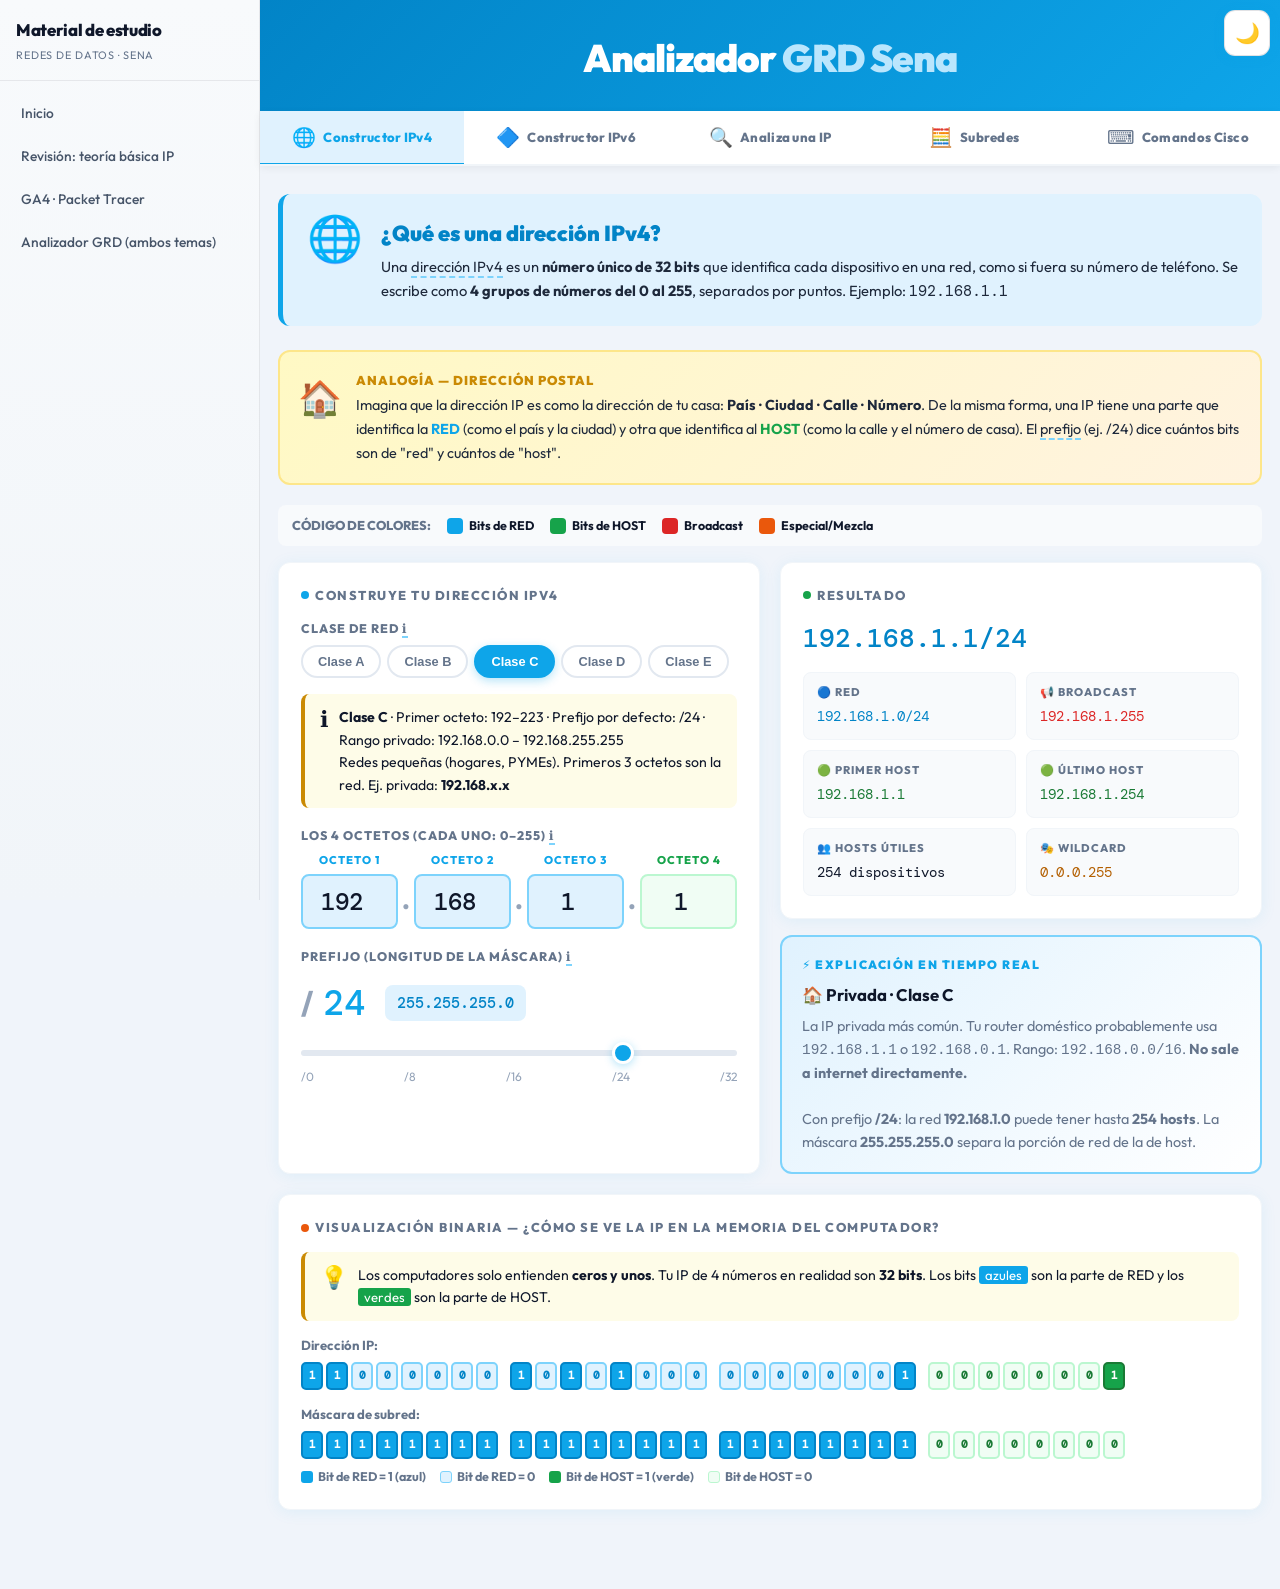
<file: Analizador Redes de Datos SENA Light.html>
<!DOCTYPE html>
<html lang="es" data-default-theme="light">
<head>
<meta charset="UTF-8">
<meta name="viewport" content="width=device-width, initial-scale=1.0">
<script>
(function () {
  var t = null;
  try { t = localStorage.getItem("sena-site-theme") || localStorage.getItem("sena-index-theme"); } catch (e) {}
  var d = document.documentElement.getAttribute("data-default-theme");
  if (d !== "light" && d !== "dark") d = "dark";
  document.documentElement.setAttribute("data-theme", t === "light" || t === "dark" ? t : d);
})();
</script>
<title>RedesAprende — Aprende Redes desde Cero</title>
<link rel="preconnect" href="https://fonts.googleapis.com">
<link rel="preconnect" href="https://fonts.gstatic.com" crossorigin>
<link href="https://fonts.googleapis.com/css2?family=Outfit:wght@400;600;700;800&family=DM+Mono:wght@500&display=swap" rel="stylesheet">
<link rel="stylesheet" href="lms-layout.css">
<link rel="stylesheet" href="analizador-theme-swap.css">
<link rel="stylesheet" href="site-theme-button.css">
<style>
:root{
  --bg:#f0f4fa;--white:#ffffff;
  --blue:#0ea5e9;--blue2:#0284c7;--blue-l:#e0f2fe;--blue-m:#7dd3fc;
  --green:#16a34a;--green-l:#f0fdf4;--green-m:#bbf7d0;
  --orange:#ea580c;--orange-l:#fff7ed;--orange-m:#fed7aa;
  --purple:#7c3aed;--purple-l:#f3e8ff;--purple-m:#ddd6fe;
  --red:#dc2626;--red-l:#fef2f2;--red-m:#fecaca;
  --yellow:#ca8a04;--yellow-l:#fefce8;--yellow-m:#fde68a;
  --teal:#0d9488;--teal-l:#ccfbf1;--teal-m:#5eead4;
  --g50:#f8fafc;--g100:#f1f5f9;--g200:#e2e8f0;--g300:#cbd5e1;--g400:#94a3b8;--g600:#64748b;--g700:#475569;--g800:#1e293b;--g900:#0f172a;
  --sh:0 2px 16px rgba(14,165,233,0.08);--sh2:0 8px 32px rgba(14,165,233,0.12);
  --r:12px;--r2:10px;--r3:8px;
  --font:'Outfit',system-ui,sans-serif;--mono:'DM Mono',ui-monospace,monospace;
}
*{box-sizing:border-box;margin:0;padding:0}
body{background:var(--bg);color:var(--g900);font-family:var(--font);min-height:100vh;font-size:15px;line-height:1.6}
a{color:var(--blue)}
/* HEADER */
.hdr{background:linear-gradient(135deg,var(--blue2) 0%,var(--blue) 100%);color:#fff;padding:28px 24px 22px;text-align:center}
.hdr-logo{font-size:2.4rem;font-weight:900;letter-spacing:-1px}
.hdr-logo span{color:#bae6fd}
.hdr-sub{font-size:1rem;opacity:.85;margin-top:4px;font-weight:600}
.hdr-pills{display:flex;justify-content:center;gap:8px;flex-wrap:wrap;margin-top:16px}
.hdr-pill{background:rgba(255,255,255,0.15);border:1px solid rgba(255,255,255,0.3);border-radius:20px;padding:4px 14px;font-size:.78rem;font-weight:700;letter-spacing:.5px}
/* TABS */
.tabs-wrap{background:#fff;border-bottom:2px solid var(--g100);position:sticky;top:0;z-index:100;box-shadow:0 2px 8px rgba(0,0,0,.06)}
.tabs{display:flex;overflow-x:auto;max-width:1100px;margin:0 auto}
.tabs::-webkit-scrollbar{height:3px}
.tabs::-webkit-scrollbar-thumb{background:var(--blue);border-radius:2px}
.tab{flex:1;min-width:140px;padding:14px 10px;font-family:var(--font);font-size:.82rem;font-weight:800;border:none;background:transparent;cursor:pointer;transition:all .2s;color:var(--g600);display:flex;align-items:center;justify-content:center;gap:7px;letter-spacing:.3px;border-bottom:3px solid transparent;margin-bottom:-2px;white-space:nowrap}
.tab:hover{color:var(--blue);background:var(--blue-l)}
.tab.act{color:var(--blue);border-bottom-color:var(--blue);background:var(--blue-l)}
.tab .ti{font-size:1.2rem}
/* CONTAINER */
.wrap{max-width:1100px;margin:0 auto;padding:28px 18px 80px}
/* PANELS */
.panel{display:none;animation:up .3s ease}
.panel.act{display:block}
@keyframes up{from{opacity:0;transform:translateY(10px)}to{opacity:1;transform:translateY(0)}}
/* CONCEPT BANNER */
.concept{border-radius:var(--r);padding:22px 24px;margin-bottom:24px;display:flex;gap:18px;align-items:flex-start}
.concept-icon{font-size:2.8rem;flex-shrink:0;line-height:1}
.concept-title{font-size:1.35rem;font-weight:900;margin-bottom:4px}
.concept-desc{font-size:.92rem;line-height:1.65;color:var(--g800)}
.concept-desc strong{color:inherit}
.cb{background:var(--blue-l);border-left:5px solid var(--blue)}
.cb .concept-title{color:var(--blue2)}
.cg{background:var(--green-l);border-left:5px solid var(--green)}
.cg .concept-title{color:#1a7a35}
.co{background:var(--orange-l);border-left:5px solid var(--orange)}
.co .concept-title{color:#b35f00}
.cv{background:var(--purple-l);border-left:5px solid var(--purple)}
.cv .concept-title{color:var(--purple)}
/* GRID */
.g2{display:grid;grid-template-columns:1fr 1fr;gap:20px;margin-bottom:20px}
.g3{display:grid;grid-template-columns:1fr 1fr 1fr;gap:16px;margin-bottom:20px}
@media(max-width:720px){.g2,.g3{grid-template-columns:1fr}}
/* CARD */
.card{background:#fff;border-radius:var(--r);padding:22px;box-shadow:var(--sh);border:1px solid var(--g100)}
.card-title{font-size:.8rem;font-weight:800;text-transform:uppercase;letter-spacing:1.5px;color:var(--g600);margin-bottom:14px;display:flex;align-items:center;gap:6px}
.card-title .dot{width:8px;height:8px;border-radius:50%;flex-shrink:0}
/* FORM */
.fl{display:block;font-size:.78rem;font-weight:800;text-transform:uppercase;letter-spacing:1px;color:var(--g600);margin-bottom:6px;margin-top:14px}
.fl:first-child{margin-top:0}
input[type="number"],input[type="text"],select,textarea{width:100%;background:#fff;border:2px solid var(--g200);border-radius:var(--r3);color:var(--g900);font-family:var(--font);font-size:.95rem;padding:10px 13px;outline:none;transition:border-color .2s,box-shadow .2s;-webkit-appearance:none;appearance:none}
input:focus,select:focus{border-color:var(--blue);box-shadow:0 0 0 3px rgba(14,165,233,.12)}
select option{background:#fff}
input[type="range"]{-webkit-appearance:none;width:100%;height:6px;background:var(--g200);border-radius:3px;outline:none;cursor:pointer}
input[type="range"]::-webkit-slider-thumb{-webkit-appearance:none;width:22px;height:22px;background:var(--blue);border-radius:50%;box-shadow:0 2px 8px rgba(14,165,233,.3);cursor:pointer;border:3px solid #fff}
.range-labels{display:flex;justify-content:space-between;font-size:.75rem;color:var(--g400);margin-top:4px}
/* OCTET GRID */
.oct-wrap{display:grid;grid-template-columns:repeat(4,1fr);gap:8px;margin:6px 0}
.oct-box{text-align:center}
.oct-box label{font-size:.7rem;font-weight:800;text-transform:uppercase;letter-spacing:1px;display:block;margin-bottom:4px}
.oct-box input{font-family:var(--mono);font-size:1.5rem;text-align:center;padding:10px 4px;border-width:2px;font-weight:500}
.oct-box.net label{color:var(--blue)}
.oct-box.net input{border-color:var(--blue-m);background:var(--blue-l)}
.oct-box.net input:focus{border-color:var(--blue)}
.oct-box.host label{color:var(--green)}
.oct-box.host input{border-color:var(--green-m);background:var(--green-l)}
.oct-box.host input:focus{border-color:var(--green)}
.oct-box.mix label{color:var(--orange)}
.oct-box.mix input{border-color:var(--orange-m);background:var(--orange-l)}
.oct-sep{display:flex;align-items:flex-end;justify-content:center;font-size:1.6rem;color:var(--g400);padding-bottom:8px;font-weight:800}
/* PREFIX DISPLAY */
.pfx-show{display:flex;align-items:center;gap:10px;margin:8px 0}
.pfx-num{font-family:var(--mono);font-size:2.2rem;font-weight:500;color:var(--blue);min-width:52px}
.pfx-slash{font-size:2rem;color:var(--g400);font-weight:700}
.pfx-mask{font-family:var(--mono);font-size:.95rem;background:var(--blue-l);color:var(--blue2);padding:6px 12px;border-radius:var(--r3);font-weight:500}
/* RESULT BADGE */
.rbadge{display:inline-flex;align-items:center;gap:6px;padding:6px 14px;border-radius:20px;font-size:.82rem;font-weight:800;letter-spacing:.3px}
.rb-blue{background:var(--blue-l);color:var(--blue2)}
.rb-green{background:var(--green-l);color:#1a7a35}
.rb-orange{background:var(--orange-l);color:#b35f00}
.rb-red{background:var(--red-l);color:#9b0020}
.rb-purple{background:var(--purple-l);color:var(--purple)}
.rb-yellow{background:var(--yellow-l);color:#7a5800}
/* INFO VALS */
.iv-grid{display:grid;grid-template-columns:repeat(auto-fit,minmax(170px,1fr));gap:10px}
.iv{background:var(--g50);border:1px solid var(--g100);border-radius:var(--r3);padding:11px 13px}
.iv-label{font-size:.7rem;font-weight:800;text-transform:uppercase;letter-spacing:1px;color:var(--g600);margin-bottom:3px}
.iv-val{font-family:var(--mono);font-size:.9rem;color:var(--g900);word-break:break-all}
.iv-val.blue{color:var(--blue2)}
.iv-val.green{color:#1a7a35}
.iv-val.red{color:var(--red)}
.iv-val.orange{color:#b35f00}
.iv-val.purple{color:var(--purple)}
/* BITS */
.bits-container{margin-top:10px}
.bits-label-row{display:flex;margin-bottom:2px}
.bits-row{display:flex;flex-wrap:wrap;gap:3px}
.bit-cell{width:22px;height:28px;display:flex;align-items:center;justify-content:center;font-family:var(--mono);font-size:11px;border-radius:5px;font-weight:600;border:2px solid transparent;transition:all .15s;flex-shrink:0}
.bit-net{background:var(--blue-l);border-color:var(--blue-m);color:var(--blue2)}
.bit-net.one{background:var(--blue);border-color:var(--blue2);color:#fff}
.bit-host{background:var(--green-l);border-color:var(--green-m);color:#1a7a35}
.bit-host.one{background:var(--green);border-color:#1a7a35;color:#fff}
.bit-sep{width:6px;flex-shrink:0}
.bits-legend{display:flex;gap:14px;margin-top:8px;flex-wrap:wrap}
.bl-item{display:flex;align-items:center;gap:5px;font-size:.78rem;font-weight:700;color:var(--g600)}
.bl-dot{width:12px;height:12px;border-radius:3px}
/* TOOLTIP */
.tooltip{position:relative;cursor:help;border-bottom:2px dashed var(--blue-m)}
.tooltip::after{content:attr(data-tip);position:absolute;bottom:calc(100%+8px);left:50%;transform:translateX(-50%);background:var(--g800);color:#fff;font-size:.75rem;padding:6px 10px;border-radius:var(--r3);white-space:nowrap;opacity:0;pointer-events:none;transition:opacity .2s;z-index:200;font-family:var(--font);font-weight:600;max-width:240px;white-space:normal;text-align:center;line-height:1.4}
.tooltip:hover::after{opacity:1}
/* TIP BOX */
.tipbox{border-radius:var(--r3);padding:12px 15px;font-size:.88rem;line-height:1.6;display:flex;gap:10px;margin-top:14px}
.tipbox-y{background:var(--yellow-l);border-left:4px solid var(--yellow)}
.tipbox-b{background:var(--blue-l);border-left:4px solid var(--blue)}
.tipbox-g{background:var(--green-l);border-left:4px solid var(--green)}
.tipbox-o{background:var(--orange-l);border-left:4px solid var(--orange)}
.tipbox .tip-ico{font-size:1.4rem;flex-shrink:0;line-height:1.2}
.tipbox strong{color:var(--g900)}
/* STEP */
.step-list{counter-reset:steps}
.step-item{display:flex;gap:14px;padding:14px 0;border-bottom:1px solid var(--g100);align-items:flex-start}
.step-item:last-child{border-bottom:none;padding-bottom:0}
.step-num{width:30px;height:30px;border-radius:50%;display:flex;align-items:center;justify-content:center;font-weight:900;font-size:.88rem;flex-shrink:0}
.sn-blue{background:var(--blue);color:#fff}
.sn-green{background:var(--green);color:#fff}
.sn-orange{background:var(--orange);color:#fff}
.sn-purple{background:var(--purple);color:#fff}
.step-text{font-size:.9rem;line-height:1.65;color:var(--g800)}
.step-text strong{color:var(--g900)}
.step-text code{font-family:var(--mono);font-size:.82rem;background:var(--g100);padding:1px 6px;border-radius:4px;color:var(--blue2)}
/* TABS IP CLASS */
.cls-tabs{display:flex;gap:6px;flex-wrap:wrap;margin-bottom:16px}
.cls-tab{padding:7px 15px;border-radius:20px;border:2px solid var(--g200);background:#fff;font-size:.8rem;font-weight:800;cursor:pointer;transition:all .2s;color:var(--g600)}
.cls-tab:hover{border-color:var(--blue);color:var(--blue)}
.cls-tab.act{background:var(--blue);border-color:var(--blue);color:#fff;box-shadow:0 3px 10px rgba(14,165,233,.3)}
/* LIVE EXPLAIN */
.live-explain{background:linear-gradient(135deg,var(--blue-l),#fff);border:2px solid var(--blue-m);border-radius:var(--r);padding:18px 20px;margin-top:16px}
.live-explain .le-title{font-size:.75rem;font-weight:900;text-transform:uppercase;letter-spacing:1.5px;color:var(--blue);margin-bottom:8px;display:flex;align-items:center;gap:6px}
.live-explain .le-main{font-size:1.05rem;font-weight:700;color:var(--g900);margin-bottom:6px}
.live-explain .le-sub{font-size:.9rem;color:var(--g600);line-height:1.6}
/* ANALYZER */
.ana-input-wrap{position:relative}
.ana-input-wrap input{font-family:var(--mono);font-size:1.3rem;padding:15px 130px 15px 18px;border-radius:var(--r);border-width:2px}
.ana-input-wrap input:focus{border-color:var(--teal);box-shadow:0 0 0 3px rgba(13,148,136,.12)}
.ana-btn{position:absolute;right:8px;top:50%;transform:translateY(-50%);padding:9px 20px;background:var(--teal);border:none;border-radius:var(--r3);color:#fff;font-family:var(--font);font-weight:800;font-size:.82rem;cursor:pointer;letter-spacing:.5px;transition:background .2s}
.ana-btn:hover{background:var(--blue)}
/* CLASS CARD */
.cls-card{border-radius:var(--r);padding:20px;display:flex;gap:16px;align-items:center;flex-wrap:wrap;margin-bottom:16px}
.cls-letter{font-family:var(--mono);font-size:3rem;font-weight:700;line-height:1}
.cls-info h3{font-size:1.15rem;font-weight:900;margin-bottom:3px}
.cls-info p{font-size:.88rem;line-height:1.55;color:var(--g700)}
/* OCTET VIS */
.oct-vis-row{display:flex;gap:4px;align-items:stretch;flex-wrap:wrap;margin:12px 0}
.oct-vis{flex:1;min-width:64px;border-radius:var(--r3);padding:10px 8px;text-align:center;border:2px solid transparent}
.oct-vis .ov-num{font-family:var(--mono);font-size:1.8rem;font-weight:500;line-height:1}
.oct-vis .ov-bin{font-family:var(--mono);font-size:9px;color:var(--g600);margin-top:4px;letter-spacing:.5px}
.oct-vis .ov-role{font-size:9px;font-weight:800;text-transform:uppercase;letter-spacing:1.5px;margin-top:5px;opacity:.7}
.oct-dot{display:flex;align-items:center;padding:0 2px;font-size:1.5rem;color:var(--g300);font-weight:800;padding-bottom:10px}
/* SUBNET */
.sub-mode-btns{display:grid;grid-template-columns:1fr 1fr;gap:10px;margin-bottom:16px}
.smb{border:2px solid var(--g200);border-radius:var(--r3);padding:14px;text-align:center;cursor:pointer;transition:all .2s;background:#fff}
.smb:hover{border-color:var(--purple)}
.smb.act{border-color:var(--purple);background:var(--purple-l);box-shadow:0 0 0 3px rgba(124,58,237,.1)}
.smb .smb-icon{font-size:1.8rem;margin-bottom:4px}
.smb .smb-title{font-weight:800;color:var(--purple);font-size:.9rem}
.smb .smb-desc{font-size:.78rem;color:var(--g600);margin-top:2px}
.sub-calc-btn{width:100%;padding:14px;background:linear-gradient(135deg,var(--purple),var(--blue));border:none;border-radius:var(--r3);color:#fff;font-family:var(--font);font-weight:800;font-size:.95rem;cursor:pointer;letter-spacing:.5px;transition:opacity .2s;margin-top:6px}
.sub-calc-btn:hover{opacity:.88}
/* STATS ROW */
.stats-row{display:grid;grid-template-columns:repeat(auto-fit,minmax(140px,1fr));gap:12px;margin-bottom:20px}
.stat-box{background:#fff;border-radius:var(--r3);padding:14px;text-align:center;border:1px solid var(--g100);box-shadow:var(--sh)}
.stat-box .sv{font-family:var(--mono);font-size:1.4rem;font-weight:500;color:var(--blue2)}
.stat-box .sl{font-size:.72rem;font-weight:800;text-transform:uppercase;letter-spacing:1px;color:var(--g600);margin-top:4px}
/* SUBNET DIAGRAM */
.sdiag{border-radius:var(--r3);overflow:hidden;border:2px solid var(--g100);margin-bottom:20px}
.sdiag-header{background:linear-gradient(90deg,var(--purple),var(--blue));color:#fff;padding:10px 16px;font-size:.82rem;font-weight:800}
.sdiag-body{padding:16px;background:#fff;overflow-x:auto}
.sdiag-net{background:var(--g50);border:2px dashed var(--g300);border-radius:var(--r3);padding:12px 14px;margin-bottom:12px;font-family:var(--mono);font-size:.9rem;color:var(--g800)}
.sdiag-blocks{display:flex;flex-wrap:wrap;gap:8px}
.sdiag-block{border-radius:var(--r3);padding:10px 12px;cursor:default;transition:transform .15s,box-shadow .15s;min-width:120px;flex:1}
.sdiag-block:hover{transform:translateY(-2px);box-shadow:0 4px 16px rgba(0,0,0,.12)}
.sdiag-block .sb-idx{font-size:.7rem;font-weight:800;text-transform:uppercase;letter-spacing:1px;opacity:.75;margin-bottom:3px}
.sdiag-block .sb-net{font-family:var(--mono);font-size:.85rem;font-weight:500}
.sdiag-block .sb-info{font-size:.73rem;margin-top:3px;opacity:.75}
/* TABLE */
.tbl-wrap{border-radius:var(--r3);overflow:hidden;border:1px solid var(--g200);margin-bottom:20px}
.tbl{width:100%;border-collapse:collapse}
.tbl th{background:var(--g50);font-size:.73rem;font-weight:800;text-transform:uppercase;letter-spacing:1px;color:var(--g600);padding:10px 14px;text-align:left;border-bottom:2px solid var(--g200)}
.tbl td{font-family:var(--mono);font-size:.82rem;padding:9px 14px;border-bottom:1px solid var(--g100);color:var(--g800)}
.tbl tr:last-child td{border-bottom:none}
.tbl tr:hover td{background:var(--blue-l)}
/* CISCO */
.topic-grid{display:grid;grid-template-columns:repeat(auto-fit,minmax(150px,1fr));gap:10px;margin-bottom:22px}
.topic-card{background:#fff;border-radius:var(--r3);border:2px solid var(--g200);padding:16px 12px;text-align:center;cursor:pointer;transition:all .2s;box-shadow:var(--sh)}
.topic-card:hover{border-color:var(--blue);transform:translateY(-2px)}
.topic-card.act{border-color:var(--blue);background:var(--blue-l);box-shadow:0 4px 16px rgba(14,165,233,.2)}
.topic-card .tc-i{font-size:1.8rem;margin-bottom:6px}
.topic-card .tc-n{font-size:.82rem;font-weight:800;color:var(--blue2)}
.topic-card .tc-d{font-size:.72rem;color:var(--g600);margin-top:2px}
.cisco-form{background:#fff;border-radius:var(--r);padding:22px;box-shadow:var(--sh);border:1px solid var(--g100);margin-bottom:20px}
.vlan-table{width:100%;border-collapse:collapse;margin-bottom:12px}
.vlan-table th{font-size:.72rem;font-weight:800;text-transform:uppercase;letter-spacing:1px;color:var(--g600);padding:8px 10px;border-bottom:2px solid var(--g200);text-align:left;background:var(--g50)}
.vlan-table td{padding:5px 5px}
.vlan-table td input,.vlan-table td select{padding:7px 9px;font-size:.85rem;border-width:1.5px}
.vlan-table tr:hover td{background:var(--g50)}
.add-btn{padding:6px 16px;border:2px dashed var(--blue-m);border-radius:var(--r3);background:transparent;color:var(--blue);font-family:var(--font);font-size:.8rem;font-weight:800;cursor:pointer;transition:all .2s}
.add-btn:hover{background:var(--blue-l)}
.del-btn{padding:4px 10px;border:1.5px solid var(--red-m);border-radius:var(--r3);background:#fff;color:var(--red);font-size:.82rem;cursor:pointer;transition:all .2s}
.del-btn:hover{background:var(--red-l)}
.gen-btn{width:100%;padding:13px;background:linear-gradient(135deg,var(--blue2),var(--blue));border:none;border-radius:var(--r3);color:#fff;font-family:var(--font);font-weight:800;font-size:.95rem;cursor:pointer;margin-top:10px;transition:opacity .2s;letter-spacing:.5px}
.gen-btn:hover{opacity:.88}
/* CLI OUTPUT */
.cli-wrap{background:var(--g900);border-radius:var(--r);overflow:hidden;border:2px solid var(--g800)}
.cli-topbar{background:var(--g800);padding:10px 16px;display:flex;justify-content:space-between;align-items:center}
.cli-title{font-size:.78rem;font-weight:800;color:#e2e8f0;letter-spacing:1px}
.cli-copy{padding:5px 14px;background:var(--blue);border:none;border-radius:5px;color:#f8fafc;font-family:var(--font);font-size:.75rem;font-weight:800;cursor:pointer;transition:filter .2s}
.cli-copy:hover{filter:brightness(1.1)}
.cli-body{padding:18px 20px;overflow-x:auto}
.cli-pre{font-family:var(--mono);font-size:.82rem;line-height:2;color:#e2e8f0;white-space:pre}
.cc{color:#94a3b8;font-style:italic}
.ck{color:var(--blue);font-weight:500}
.cv2{color:#4ade80}
.cm{color:var(--yellow)}
.cp2{color:#c4b5fd}
/* EXPLAIN PANEL */
.exp-panel{background:#fff;border-radius:var(--r);padding:22px;box-shadow:var(--sh);border:1px solid var(--g100);margin-top:16px}
.exp-title{font-size:.9rem;font-weight:900;color:var(--g900);margin-bottom:14px;display:flex;align-items:center;gap:8px}
.cmd-explain{display:flex;gap:12px;padding:11px 0;border-bottom:1px solid var(--g100);align-items:flex-start}
.cmd-explain:last-child{border-bottom:none;padding-bottom:0}
.cmd-explain .ce-cmd{font-family:var(--mono);font-size:.8rem;background:var(--g800);color:#86efac;padding:4px 10px;border-radius:5px;flex-shrink:0;white-space:nowrap}
.cmd-explain .ce-txt{font-size:.85rem;color:var(--g700);line-height:1.55}
.cmd-explain .ce-txt strong{color:var(--g900)}
/* LEGEND STRIP */
.legend-strip{display:flex;gap:16px;flex-wrap:wrap;padding:10px 14px;background:var(--g50);border-radius:var(--r3);margin-bottom:16px;align-items:center}
.ls-item{display:flex;align-items:center;gap:6px;font-size:.78rem;font-weight:700}
.ls-swatch{width:16px;height:16px;border-radius:4px}
/* ERROR */
.err-msg{color:var(--red);font-size:.82rem;font-weight:700;margin-top:5px;display:none}
.err-msg.show{display:block}
/* BTN COPY SMALL */
.copy-sm{padding:4px 12px;border:1.5px solid var(--g200);border-radius:5px;background:#fff;font-family:var(--font);font-size:.75rem;font-weight:700;cursor:pointer;color:var(--g600);transition:all .2s}
.copy-sm:hover{border-color:var(--blue);color:var(--blue)}
.copy-sm.ok{border-color:var(--green);color:var(--green)}
/* ANALOGY CARD */
.analogy{background:linear-gradient(135deg,#fff9c4,#fff3e0);border:2px solid var(--yellow-m);border-radius:var(--r);padding:18px;margin-bottom:20px;display:flex;gap:14px;align-items:flex-start}
.analogy .an-ico{font-size:2.2rem;flex-shrink:0}
.analogy .an-title{font-size:.8rem;font-weight:900;text-transform:uppercase;letter-spacing:1px;color:var(--yellow);margin-bottom:4px}
.analogy .an-text{font-size:.9rem;line-height:1.65;color:var(--g800)}
/* IPv6 TYPE CARDS */
.v6-type-grid{display:grid;grid-template-columns:repeat(auto-fit,minmax(148px,1fr));gap:10px;margin-bottom:4px}
.v6tcard{background:var(--g50);border:2px solid var(--g200);border-radius:var(--r3);padding:13px 10px;text-align:center;cursor:pointer;transition:all .2s}
.v6tcard:hover{border-color:var(--purple);background:var(--purple-l)}
.v6tcard.act{background:var(--purple-l);border-color:var(--purple);box-shadow:0 0 0 3px rgba(124,58,237,.1)}
.v6tcard .v6t-ico{font-size:1.6rem;margin-bottom:5px}
.v6tcard .v6t-name{font-size:.82rem;font-weight:800;color:var(--purple)}
.v6tcard .v6t-range{font-family:var(--mono);font-size:.72rem;color:var(--g600);margin-top:2px}
.v6tcard .v6t-desc{font-size:.72rem;color:var(--g600);margin-top:5px;line-height:1.4}
/* HEX GRID */
.hex-grid{display:flex;align-items:flex-end;flex-wrap:wrap;gap:2px;margin-bottom:4px}
.hx-group{display:flex;flex-direction:column;flex:1;min-width:70px}
.hx-lbl{font-size:.65rem;font-weight:800;text-transform:uppercase;letter-spacing:.8px;color:var(--purple);margin-bottom:4px;text-align:center}
.hx-inp{font-family:var(--mono);font-size:1rem;text-align:center;padding:9px 4px;border:2px solid var(--purple-m);background:var(--purple-l);color:var(--purple);border-radius:var(--r3);width:100%;outline:none;text-transform:uppercase}
.hx-inp:focus{border-color:var(--purple);box-shadow:0 0 0 3px rgba(124,58,237,.12)}
.hx-inp:disabled{opacity:.4;background:var(--g50)}
.hx-sep{padding:0 2px;font-size:1.5rem;color:var(--g400);font-weight:700;padding-bottom:10px;flex-shrink:0}
.hx-sep-mid{color:var(--purple);font-weight:900}
/* IPv6 BIT CELLS */
.bit-net6{background:var(--purple-l);border:2px solid var(--purple-m);color:var(--purple)}
.bit-net6.one{background:var(--purple);border-color:#5a1a6a;color:#fff}
.bit-iid{background:var(--teal-l);border:2px solid var(--teal-m);color:var(--teal)}
.bit-iid.one{background:var(--teal);border-color:#006994;color:#fff}
/* COMPRESSION EXAMPLES */
.v6-example-list{display:flex;flex-direction:column;gap:8px}
.v6ex{background:var(--g50);border:1px solid var(--g200);border-radius:var(--r3);padding:8px 12px}
.v6ex-full{font-family:var(--mono);font-size:.72rem;color:var(--g600);margin-bottom:3px}
.v6ex-arrow{font-size:.75rem;color:var(--g400);margin:1px 0}
.v6ex-comp{font-family:var(--mono);font-size:.85rem;color:#166534;font-weight:600}

::-webkit-scrollbar{width:6px;height:6px}
::-webkit-scrollbar-track{background:var(--g50)}
::-webkit-scrollbar-thumb{background:var(--g400);border-radius:3px}
::-webkit-scrollbar-thumb:hover{background:var(--blue)}


/* NET COLOR BLOCKS */
.blk1{background:#dbeafe;border:2px solid #93c5fd;color:#1e40af}
.blk2{background:#dcfce7;border:2px solid #86efac;color:#166534}
.blk3{background:#fce7f3;border:2px solid #f9a8d4;color:#9d174d}
.blk4{background:#fef3c7;border:2px solid #fcd34d;color:#92400e}
.blk5{background:#ede9fe;border:2px solid #c4b5fd;color:#5b21b6}
.blk6{background:#e0f2fe;border:2px solid #7dd3fc;color:#0c4a6e}
.blk7{background:#fdf4ff;border:2px solid #e879f9;color:#701a75}
.blk8{background:#f0fdf4;border:2px solid #4ade80;color:#14532d}
.blk9{background:#fff7ed;border:2px solid #fb923c;color:#7c2d12}
.blkc0{background:#f1f5f9;border:2px solid #94a3b8;color:#1e293b}
.blkc1{background:#fef2f2;border:2px solid #f87171;color:#7f1d1d}
.blkc2{background:#f0fdfa;border:2px solid #2dd4bf;color:#134e4a}
</style>
</head>
<body>

<div class="lms-app">
<button type="button" class="lms-burger" aria-label="Menú de unidades" aria-controls="lms-sidebar" aria-expanded="false">☰</button>
<div class="lms-scrim" aria-hidden="true"></div>
<aside id="lms-sidebar" class="lms-sidebar" aria-label="Unidades del curso">
  <div class="lms-sidebar__head">
    <a href="index.html" class="lms-sidebar__brand">Material de estudio</a>
    <span class="lms-sidebar__sub">Redes de datos · SENA</span>
  </div>
  <nav class="lms-sidebar__nav" aria-label="Módulos">
    <a href="index.html" class="lms-sidebar__link">Inicio</a>
    <a href="Revisi%C3%B3n%20Teoria%20B%C3%A1sica%20Direccionamiento%20IP.html" class="lms-sidebar__link">Revisión: teoría básica IP</a>
    <a href="GA4-220501104-AA1-EV01_Packet_Tracer.html" class="lms-sidebar__link">GA4 · Packet Tracer</a>
    <a href="Analizador-GRD-Redes-SENA.html" class="lms-sidebar__link">Analizador GRD (ambos temas)</a>
  </nav>
</aside>
<div class="lms-main">
<button type="button" class="site-theme-btn" id="site-theme-btn" aria-pressed="false" aria-label="Alternar entre tema claro y oscuro" title="Tema claro u oscuro"></button>
<div class="hdr">
  <div class="hdr-logo">Analizador <span>GRD Sena</span></div>
</div>

<div class="tabs-wrap">
  <div class="tabs">
    <button class="tab act" onclick="swTab('ipv4',this)"><span class="ti">🌐</span>Constructor IPv4</button>
    <button class="tab" onclick="swTab('ipv6',this)"><span class="ti">🔷</span>Constructor IPv6</button>
    <button class="tab" onclick="swTab('ana',this)"><span class="ti">🔍</span>Analiza una IP</button>
    <button class="tab" onclick="swTab('sub',this)"><span class="ti">🧮</span>Subredes</button>
    <button class="tab" onclick="swTab('cisco',this)"><span class="ti">⌨️</span>Comandos Cisco</button>
  </div>
</div>

<div class="wrap">

<!-- ═══════════════════════════════════════
     PANEL 1 — IPv4 BUILDER
═══════════════════════════════════════ -->
<div class="panel act" id="panel-ipv4">

  <div class="concept cb">
    <div class="concept-icon">🌐</div>
    <div>
      <div class="concept-title">¿Qué es una dirección IPv4?</div>
      <div class="concept-desc">
        Una <span class="tooltip" data-tip="Protocolo de Internet versión 4 — el sistema de direcciones más usado en redes hoy">dirección IPv4</span> es un <strong>número único de 32 bits</strong> que identifica cada dispositivo en una red, como si fuera su número de teléfono. Se escribe como <strong>4 grupos de números del 0 al 255</strong>, separados por puntos. Ejemplo: <code style="font-family:var(--mono)">192.168.1.1</code>
      </div>
    </div>
  </div>

  <div class="analogy">
    <div class="an-ico">🏠</div>
    <div>
      <div class="an-title">Analogía — Dirección Postal</div>
      <div class="an-text">
        Imagina que la dirección IP es como la dirección de tu casa: <strong>País · Ciudad · Calle · Número</strong>. De la misma forma, una IP tiene una parte que identifica la <strong style="color:var(--blue)">RED</strong> (como el país y la ciudad) y otra que identifica al <strong style="color:var(--green)">HOST</strong> (como la calle y el número de casa). El <span class="tooltip" data-tip="Longitud del prefijo: cuántos bits identifican la red. A mayor prefijo, red más pequeña">prefijo</span> (ej. /24) dice cuántos bits son de "red" y cuántos de "host".
      </div>
    </div>
  </div>

  <div class="legend-strip">
    <span style="font-size:.8rem;font-weight:800;color:var(--g600)">CÓDIGO DE COLORES:</span>
    <div class="ls-item"><div class="ls-swatch" style="background:var(--blue)"></div> Bits de RED</div>
    <div class="ls-item"><div class="ls-swatch" style="background:var(--green)"></div> Bits de HOST</div>
    <div class="ls-item"><div class="ls-swatch" style="background:var(--red)"></div> Broadcast</div>
    <div class="ls-item"><div class="ls-swatch" style="background:var(--orange)"></div> Especial/Mezcla</div>
  </div>

  <div class="g2">
    <!-- LEFT: Builder -->
    <div class="card">
      <div class="card-title"><div class="dot" style="background:var(--blue)"></div>Construye tu dirección IPv4</div>

      <label class="fl">Clase de red <span class="tooltip" data-tip="A/B/C definen el tamaño de la red. Las más usadas son A (redes enormes), B (medianas) y C (pequeñas, las más comunes)">ℹ️</span></label>
      <div class="cls-tabs" id="cls-tabs">
        <button class="cls-tab act" onclick="setCls('A',this)">Clase A</button>
        <button class="cls-tab" onclick="setCls('B',this)">Clase B</button>
        <button class="cls-tab" onclick="setCls('C',this)">Clase C</button>
        <button class="cls-tab" onclick="setCls('D',this)">Clase D</button>
        <button class="cls-tab" onclick="setCls('E',this)">Clase E</button>
      </div>

      <div class="tipbox tipbox-b" id="cls-tip">
        <span class="tip-ico">ℹ️</span>
        <div>Selecciona una clase para ver qué significa.</div>
      </div>

      <label class="fl" style="margin-top:18px">Los 4 octetos (cada uno: 0–255) <span class="tooltip" data-tip="Un octeto = 8 bits = un número del 0 al 255. La IP tiene 4 octetos = 32 bits en total">ℹ️</span></label>
      <div style="display:flex;align-items:flex-end;gap:4px">
        <div class="oct-box" id="ob1" style="flex:1"><label>Octeto 1</label><input type="number" id="o1" min="0" max="255" placeholder="192" oninput="vOct(this);upd4()"></div>
        <div class="oct-sep">.</div>
        <div class="oct-box" id="ob2" style="flex:1"><label>Octeto 2</label><input type="number" id="o2" min="0" max="255" placeholder="168" oninput="vOct(this);upd4()"></div>
        <div class="oct-sep">.</div>
        <div class="oct-box" id="ob3" style="flex:1"><label>Octeto 3</label><input type="number" id="o3" min="0" max="255" placeholder="1" oninput="vOct(this);upd4()"></div>
        <div class="oct-sep">.</div>
        <div class="oct-box" id="ob4" style="flex:1"><label>Octeto 4</label><input type="number" id="o4" min="0" max="255" placeholder="1" oninput="vOct(this);upd4()"></div>
      </div>

      <label class="fl" style="margin-top:18px">Prefijo (longitud de la máscara) <span class="tooltip" data-tip="Define cuántos bits son de RED. /8=Clase A · /16=Clase B · /24=Clase C">ℹ️</span></label>
      <div class="pfx-show">
        <span class="pfx-slash">/</span>
        <span class="pfx-num" id="pfx-num">24</span>
        <span class="pfx-mask" id="pfx-mask">255.255.255.0</span>
      </div>
      <input type="range" id="pfx-slider" min="0" max="32" value="24" oninput="upd4()">
      <div class="range-labels"><span>/0</span><span>/8</span><span>/16</span><span>/24</span><span>/32</span></div>
    </div>

    <!-- RIGHT: Live explanation -->
    <div>
      <div class="card" style="margin-bottom:16px">
        <div class="card-title"><div class="dot" style="background:var(--green)"></div>Resultado</div>
        <div style="font-family:var(--mono);font-size:1.6rem;font-weight:500;color:var(--blue2);margin-bottom:12px" id="ip-full">—.—.—.—/—</div>
        <div class="iv-grid">
          <div class="iv"><div class="iv-label">🔵 Red</div><div class="iv-val blue" id="res-net">—</div></div>
          <div class="iv"><div class="iv-label">📢 Broadcast</div><div class="iv-val red" id="res-bc">—</div></div>
          <div class="iv"><div class="iv-label">🟢 Primer Host</div><div class="iv-val green" id="res-fh">—</div></div>
          <div class="iv"><div class="iv-label">🟢 Último Host</div><div class="iv-val green" id="res-lh">—</div></div>
          <div class="iv"><div class="iv-label">👥 Hosts útiles</div><div class="iv-val" id="res-hs">—</div></div>
          <div class="iv"><div class="iv-label">🎭 Wildcard</div><div class="iv-val orange" id="res-wc">—</div></div>
        </div>
      </div>

      <div class="live-explain" id="live-exp">
        <div class="le-title">⚡ Explicación en tiempo real</div>
        <div class="le-main" id="le-main">Completa la dirección IP para ver la explicación</div>
        <div class="le-sub" id="le-sub"></div>
      </div>
    </div>
  </div>

  <!-- BITS VISUALIZATION -->
  <div class="card">
    <div class="card-title"><div class="dot" style="background:var(--orange)"></div>Visualización Binaria — ¿Cómo se ve la IP en la memoria del computador?</div>
    <div class="tipbox tipbox-y" style="margin-bottom:14px">
      <span class="tip-ico">💡</span>
      <div>Los computadores solo entienden <strong>ceros y unos</strong>. Tu IP de 4 números en realidad son <strong>32 bits</strong>. Los bits <span style="background:var(--blue);color:#fff;padding:1px 6px;border-radius:3px;font-size:.82rem">azules</span> son la parte de RED y los <span style="background:var(--green);color:#fff;padding:1px 6px;border-radius:3px;font-size:.82rem">verdes</span> son la parte de HOST.</div>
    </div>
    <div style="font-size:.82rem;font-weight:700;color:var(--g600);margin-bottom:6px">Dirección IP:</div>
    <div class="bits-row" id="addr-bits"></div>
    <div style="font-size:.82rem;font-weight:700;color:var(--g600);margin:14px 0 6px">Máscara de subred:</div>
    <div class="bits-row" id="mask-bits"></div>
    <div class="bits-legend" id="bits-legend">
      <div class="bl-item"><div class="bl-dot" style="background:var(--blue)"></div>Bit de RED = 1 (azul)</div>
      <div class="bl-item"><div class="bl-dot" style="background:var(--blue-l);border:1.5px solid var(--blue-m)"></div>Bit de RED = 0</div>
      <div class="bl-item"><div class="bl-dot" style="background:var(--green)"></div>Bit de HOST = 1 (verde)</div>
      <div class="bl-item"><div class="bl-dot" style="background:var(--green-l);border:1.5px solid var(--green-m)"></div>Bit de HOST = 0</div>
    </div>
  </div>
</div>

<!-- ═══════════════════════════════════════
     PANEL 2 — IPv6 BUILDER
═══════════════════════════════════════ -->
<div class="panel" id="panel-ipv6">

  <div class="concept" style="background:linear-gradient(135deg,var(--bg),var(--purple-l));border-left:5px solid var(--purple)">
    <div class="concept-icon">🔷</div>
    <div>
      <div class="concept-title" style="color:var(--purple)">¿Qué es una dirección IPv6?</div>
      <div class="concept-desc">
        IPv4 se está quedando sin direcciones — solo hay ~4,300 millones y ya se agotaron. <strong>IPv6 tiene 340 sextillones de direcciones</strong> (un 3 seguido de 38 ceros). En lugar de 32 bits, usa <span class="tooltip" data-tip="128 bits = 16 bytes = 8 grupos de 16 bits cada uno">128 bits</span> escritos en <strong>8 grupos hexadecimales</strong> separados por dos puntos. Ejemplo: <code style="font-family:var(--mono)">2001:0db8:85a3::8a2e:0370:7334</code>
      </div>
    </div>
  </div>

  <div class="analogy">
    <div class="an-ico">🏙️</div>
    <div>
      <div class="an-title">Analogía — De casa a ciudad galáctica</div>
      <div class="an-text">
        IPv4 es como tener códigos postales de 4 dígitos — pronto se acaban. IPv6 es como si cada <strong>átomo del universo</strong> tuviera su propio número de teléfono y aún sobraran números. La dirección tiene dos partes: <strong style="color:var(--purple)">Prefijo de Red</strong> (los primeros 64 bits, como el país+ciudad) e <strong style="color:var(--teal)">Interface ID</strong> (los últimos 64 bits, como el número de casa).
      </div>
    </div>
  </div>

  <!-- IPv6 vs IPv4 comparison -->
  <div class="g2" style="margin-bottom:20px">
    <div class="card" style="border-left:4px solid var(--blue)">
      <div class="card-title"><div class="dot" style="background:var(--blue)"></div>IPv4 — Lo que ya conoces</div>
      <div style="font-family:var(--mono);font-size:1.1rem;color:var(--blue2);margin-bottom:8px">192.168.1.1</div>
      <div class="iv-grid">
        <div class="iv"><div class="iv-label">Bits</div><div class="iv-val">32 bits</div></div>
        <div class="iv"><div class="iv-label">Notación</div><div class="iv-val">Decimal (0–255)</div></div>
        <div class="iv"><div class="iv-label">Grupos</div><div class="iv-val">4 octetos</div></div>
        <div class="iv"><div class="iv-label">Total dirs.</div><div class="iv-val">~4,300 millones</div></div>
      </div>
    </div>
    <div class="card" style="border-left:4px solid var(--purple)">
      <div class="card-title"><div class="dot" style="background:var(--purple)"></div>IPv6 — La nueva generación</div>
      <div style="font-family:var(--mono);font-size:.95rem;color:var(--purple);margin-bottom:8px">2001:0db8::1</div>
      <div class="iv-grid">
        <div class="iv"><div class="iv-label">Bits</div><div class="iv-val blue" style="color:var(--purple)">128 bits</div></div>
        <div class="iv"><div class="iv-label">Notación</div><div class="iv-val" style="color:var(--purple)">Hexadecimal (0–F)</div></div>
        <div class="iv"><div class="iv-label">Grupos</div><div class="iv-val" style="color:var(--purple)">8 hextets</div></div>
        <div class="iv"><div class="iv-label">Total dirs.</div><div class="iv-val green">340 sextillones</div></div>
      </div>
    </div>
  </div>

  <div class="legend-strip">
    <span style="font-size:.8rem;font-weight:800;color:var(--g600)">CÓDIGO DE COLORES IPv6:</span>
    <div class="ls-item"><div class="ls-swatch" style="background:var(--purple)"></div> Prefijo de Red (primeros 64 bits)</div>
    <div class="ls-item"><div class="ls-swatch" style="background:var(--teal)"></div> Interface ID (últimos 64 bits)</div>
    <div class="ls-item"><div class="ls-swatch" style="background:var(--orange)"></div> Bits del tipo de dirección</div>
  </div>

  <!-- TYPE SELECTOR -->
  <div class="card" style="margin-bottom:20px">
    <div class="card-title"><div class="dot" style="background:var(--purple)"></div>Tipos de dirección IPv6 — ¿Cuál necesitas?</div>
    <div class="v6-type-grid" id="v6-type-grid">
      <div class="v6tcard act" onclick="setV6Type('global',this)">
        <div class="v6t-ico">🌍</div>
        <div class="v6t-name">Global Unicast</div>
        <div class="v6t-range">2000::/3</div>
        <div class="v6t-desc">Equivale a una IP pública de IPv4. Enrutable en internet.</div>
      </div>
      <div class="v6tcard" onclick="setV6Type('link-local',this)">
        <div class="v6t-ico">🔗</div>
        <div class="v6t-name">Link-Local</div>
        <div class="v6t-range">FE80::/10</div>
        <div class="v6t-desc">Solo funciona en el enlace local (tu red directa). Como APIPA en IPv4.</div>
      </div>
      <div class="v6tcard" onclick="setV6Type('unique-local',this)">
        <div class="v6t-ico">🏢</div>
        <div class="v6t-name">Unique Local</div>
        <div class="v6t-range">FC00::/7</div>
        <div class="v6t-desc">Equivale a las IPs privadas de IPv4. Usada dentro de organizaciones.</div>
      </div>
      <div class="v6tcard" onclick="setV6Type('loopback',this)">
        <div class="v6t-ico">🔄</div>
        <div class="v6t-name">Loopback</div>
        <div class="v6t-range">::1/128</div>
        <div class="v6t-desc">El mismo dispositivo. Equivale a 127.0.0.1 en IPv4.</div>
      </div>
      <div class="v6tcard" onclick="setV6Type('multicast',this)">
        <div class="v6t-ico">📡</div>
        <div class="v6t-name">Multicast</div>
        <div class="v6t-range">FF00::/8</div>
        <div class="v6t-desc">Para grupos de dispositivos. Reemplaza al broadcast de IPv4.</div>
      </div>
      <div class="v6tcard" onclick="setV6Type('custom',this)">
        <div class="v6t-ico">✏️</div>
        <div class="v6t-name">Personalizado</div>
        <div class="v6t-range">Manual</div>
        <div class="v6t-desc">Ingresa cualquier valor en los 8 grupos.</div>
      </div>
    </div>
    <div class="tipbox tipbox-b" id="v6-type-tip" style="margin-top:14px">
      <span class="tip-ico">ℹ️</span>
      <div id="v6-type-tip-txt">Las <strong>Global Unicast</strong> son las más comunes — funcionan en internet igual que las IPs públicas de IPv4. Tu ISP te asigna un prefijo /48 o /56 y tú subneteás desde ahí.</div>
    </div>
  </div>

  <div class="g2">
    <!-- LEFT: Builder -->
    <div class="card">
      <div class="card-title"><div class="dot" style="background:var(--purple)"></div>Construye tu dirección IPv6</div>

      <label class="fl">Los 8 grupos hexadecimales <span class="tooltip" data-tip="Cada grupo = 16 bits = 4 dígitos hexadecimales (0-9 y A-F). Total: 8 × 16 = 128 bits">ℹ️</span></label>
      <div class="tipbox tipbox-y" style="margin-bottom:12px;padding:8px 12px">
        <span class="tip-ico" style="font-size:1rem">💡</span>
        <div style="font-size:.82rem">El hexadecimal usa los dígitos <strong>0–9</strong> y las letras <strong>A–F</strong>. Por ejemplo: F = 15, FF = 255, FFFF = 65535.</div>
      </div>
      <div class="hex-grid" id="hex-grid">
        <div class="hx-group" id="hg0"><label class="hx-lbl">Grupo 1</label><input type="text" class="hx-inp" maxlength="4" placeholder="2001" oninput="sanHex(this);updV6()"></div>
        <div class="hx-sep">:</div>
        <div class="hx-group" id="hg1"><label class="hx-lbl">Grupo 2</label><input type="text" class="hx-inp" maxlength="4" placeholder="0db8" oninput="sanHex(this);updV6()"></div>
        <div class="hx-sep">:</div>
        <div class="hx-group" id="hg2"><label class="hx-lbl">Grupo 3</label><input type="text" class="hx-inp" maxlength="4" placeholder="85a3" oninput="sanHex(this);updV6()"></div>
        <div class="hx-sep">:</div>
        <div class="hx-group" id="hg3"><label class="hx-lbl">Grupo 4</label><input type="text" class="hx-inp" maxlength="4" placeholder="0000" oninput="sanHex(this);updV6()"></div>
        <div class="hx-sep hx-sep-mid">:</div>
        <div class="hx-group" id="hg4"><label class="hx-lbl">Grupo 5</label><input type="text" class="hx-inp" maxlength="4" placeholder="0000" oninput="sanHex(this);updV6()"></div>
        <div class="hx-sep">:</div>
        <div class="hx-group" id="hg5"><label class="hx-lbl">Grupo 6</label><input type="text" class="hx-inp" maxlength="4" placeholder="8a2e" oninput="sanHex(this);updV6()"></div>
        <div class="hx-sep">:</div>
        <div class="hx-group" id="hg6"><label class="hx-lbl">Grupo 7</label><input type="text" class="hx-inp" maxlength="4" placeholder="0370" oninput="sanHex(this);updV6()"></div>
        <div class="hx-sep">:</div>
        <div class="hx-group" id="hg7"><label class="hx-lbl">Grupo 8</label><input type="text" class="hx-inp" maxlength="4" placeholder="7334" oninput="sanHex(this);updV6()"></div>
      </div>

      <label class="fl" style="margin-top:18px">Longitud de prefijo <span class="tooltip" data-tip="En IPv6 casi siempre es /64: los primeros 64 bits son la red y los últimos 64 son el host. /128 = un solo host.">ℹ️</span></label>
      <div class="pfx-show">
        <span class="pfx-slash">/</span>
        <span class="pfx-num" style="color:var(--purple)" id="v6pfx-num">64</span>
        <span class="pfx-mask" style="background:var(--purple-l);color:var(--purple)" id="v6pfx-hint">Red /64 · Interface ID /64</span>
      </div>
      <input type="range" id="v6-pfx" min="0" max="128" value="64" oninput="updV6()" style="accent-color:var(--purple)">
      <div class="range-labels"><span>/0</span><span>/32</span><span>/64</span><span>/96</span><span>/128</span></div>

      <div class="tipbox tipbox-b" style="margin-top:14px">
        <span class="tip-ico">📏</span>
        <div style="font-size:.85rem"><strong>Prefijos más comunes:</strong> <code>/64</code> = subred estándar (el 99% de los casos) · <code>/48</code> = asignado a una organización · <code>/128</code> = un solo dispositivo · <code>/10</code> = link-local</div>
      </div>
    </div>

    <!-- RIGHT: Results -->
    <div>
      <div class="card" style="margin-bottom:16px">
        <div class="card-title"><div class="dot" style="background:var(--purple)"></div>Dirección Resultante</div>
        <div style="margin-bottom:10px">
          <div class="rl" style="font-size:.72rem;font-weight:800;color:var(--g600);text-transform:uppercase;letter-spacing:1px;margin-bottom:4px">Completa (128 bits):</div>
          <div style="font-family:var(--mono);font-size:.95rem;color:var(--purple);word-break:break-all;font-weight:500;background:var(--purple-l);padding:8px 12px;border-radius:var(--r3)" id="v6-full">—</div>
        </div>
        <div style="margin-bottom:10px">
          <div class="rl" style="font-size:.72rem;font-weight:800;color:var(--g600);text-transform:uppercase;letter-spacing:1px;margin-bottom:4px">🗜️ Comprimida (RFC 5952) — la que se usa en la práctica:</div>
          <div style="display:flex;align-items:center;gap:8px">
            <div style="font-family:var(--mono);font-size:1rem;color:#166534;word-break:break-all;font-weight:600;background:var(--green-l);padding:8px 12px;border-radius:var(--r3);flex:1" id="v6-comp">—</div>
            <button class="copy-sm" onclick="cpV6()">Copiar</button>
          </div>
        </div>
        <div class="iv-grid">
          <div class="iv"><div class="iv-label">🔷 Prefijo de Red</div><div class="iv-val" style="color:var(--purple);font-size:.82rem" id="v6-net">—</div></div>
          <div class="iv"><div class="iv-label">🔗 Interface ID</div><div class="iv-val" style="color:var(--teal);font-size:.82rem" id="v6-iid">—</div></div>
          <div class="iv"><div class="iv-label">📏 Prefijo</div><div class="iv-val" style="color:var(--purple)" id="v6-pfxv">—</div></div>
          <div class="iv"><div class="iv-label">📦 Espacio de dirs.</div><div class="iv-val green" id="v6-space">—</div></div>
        </div>
      </div>

      <div class="card" style="background:linear-gradient(135deg,#fdf4ff,#fff);border:2px solid var(--purple-m)">
        <div class="card-title"><div class="dot" style="background:var(--purple)"></div>⚡ Explicación en tiempo real</div>
        <div style="font-size:1rem;font-weight:800;color:var(--purple);margin-bottom:6px" id="v6-le-main">Selecciona un tipo y completa los grupos</div>
        <div style="font-size:.88rem;color:var(--g700);line-height:1.65" id="v6-le-sub"></div>
      </div>
    </div>
  </div>

  <!-- COMPRESSION RULES -->
  <div class="card" style="margin-bottom:20px">
    <div class="card-title"><div class="dot" style="background:var(--orange)"></div>📐 Las 2 Reglas de Compresión de IPv6 — ¡Muy importante!</div>
    <div class="g2">
      <div>
        <div class="tipbox tipbox-b" style="margin-bottom:12px">
          <span class="tip-ico">1️⃣</span>
          <div>
            <strong>Omitir ceros a la izquierda</strong> dentro de cada grupo.<br>
            <code style="font-family:var(--mono)">0db8</code> → <code style="font-family:var(--mono)">db8</code> &nbsp;·&nbsp; <code style="font-family:var(--mono)">0001</code> → <code style="font-family:var(--mono)">1</code> &nbsp;·&nbsp; <code style="font-family:var(--mono)">0000</code> → <code style="font-family:var(--mono)">0</code>
          </div>
        </div>
        <div class="tipbox tipbox-g">
          <span class="tip-ico">2️⃣</span>
          <div>
            <strong>Reemplazar grupos consecutivos de 0000 con ::</strong> (solo una vez).<br>
            <code style="font-family:var(--mono)">2001:0db8:0000:0000:0000:0000:0000:0001</code><br>
            → <code style="font-family:var(--mono)">2001:db8::1</code>
          </div>
        </div>
      </div>
      <div>
        <div style="font-size:.82rem;font-weight:800;color:var(--g600);margin-bottom:8px;text-transform:uppercase;letter-spacing:1px">Ejemplos reales de compresión:</div>
        <div class="v6-example-list">
          <div class="v6ex"><div class="v6ex-full">FE80:0000:0000:0000:0200:00FF:FE00:0001</div><div class="v6ex-arrow">→</div><div class="v6ex-comp">fe80::200:ff:fe00:1</div></div>
          <div class="v6ex"><div class="v6ex-full">0000:0000:0000:0000:0000:0000:0000:0001</div><div class="v6ex-arrow">→</div><div class="v6ex-comp">::1</div></div>
          <div class="v6ex"><div class="v6ex-full">2001:0DB8:0000:0001:0000:0000:0000:0001</div><div class="v6ex-arrow">→</div><div class="v6ex-comp">2001:db8:0:1::1</div></div>
          <div class="v6ex"><div class="v6ex-full">FF02:0000:0000:0000:0000:0000:0000:0001</div><div class="v6ex-arrow">→</div><div class="v6ex-comp">ff02::1</div></div>
        </div>
      </div>
    </div>
  </div>

  <!-- BITS VISUALIZATION -->
  <div class="card">
    <div class="card-title"><div class="dot" style="background:var(--orange)"></div>Visualización de los 128 bits (primeros 64 bits)</div>
    <div class="tipbox tipbox-y" style="margin-bottom:14px">
      <span class="tip-ico">💡</span>
      <div>IPv6 tiene 128 bits en total — mostrar todos haría la pantalla muy pequeña. Aquí se muestran los <strong>primeros 64 bits</strong> (los 4 primeros grupos). Los bits <span style="background:var(--purple);color:#fff;padding:1px 6px;border-radius:3px;font-size:.82rem">morados</span> son la parte de RED y los <span style="background:var(--teal);color:#fff;padding:1px 6px;border-radius:3px;font-size:.82rem">teal</span> son parte del Interface ID.</div>
    </div>
    <div style="font-size:.82rem;font-weight:700;color:var(--g600);margin-bottom:6px">Grupos 1–4 (bits 0–63):</div>
    <div class="bits-row" id="v6-bits-row"></div>
    <div class="bits-legend" style="margin-top:10px">
      <div class="bl-item"><div class="bl-dot" style="background:var(--purple)"></div>Bit de RED = 1</div>
      <div class="bl-item"><div class="bl-dot" style="background:var(--purple-l);border:1.5px solid var(--purple-m)"></div>Bit de RED = 0</div>
      <div class="bl-item"><div class="bl-dot" style="background:var(--teal)"></div>Bit de Interface ID = 1</div>
      <div class="bl-item"><div class="bl-dot" style="background:var(--teal-l);border:1.5px solid var(--teal-m)"></div>Bit de Interface ID = 0</div>
    </div>
  </div>

</div><!-- /panel-ipv6 -->

<!-- ═══════════════════════════════════════
     PANEL 3 — IP ANALYZER
═══════════════════════════════════════ -->
<div class="panel" id="panel-ana">
  <div class="concept" style="background:var(--teal-l);border-left:5px solid var(--teal)">
    <div class="concept-icon">🔍</div>
    <div>
      <div class="concept-title" style="color:#005f7e">Analiza cualquier dirección IP</div>
      <div class="concept-desc">Escribe cualquier dirección IPv4 y te explicamos <strong>todo lo que significa</strong>: a qué clase pertenece, si es pública o privada, cuántos hosts puede tener y mucho más — explicado en lenguaje sencillo.</div>
    </div>
  </div>

  <div class="card" style="margin-bottom:20px">
    <div class="card-title"><div class="dot" style="background:var(--teal)"></div>Ingresa una dirección IPv4 para analizar</div>
    <div class="analogy" style="margin-bottom:16px">
      <div class="an-ico">🕵️</div>
      <div>
        <div class="an-title">¿Qué hace este analizador?</div>
        <div class="an-text">Como un detective de redes: toma cualquier dirección IP y te revela todos sus secretos — clase, tipo, rango de red, broadcast, cuántos dispositivos caben, su representación binaria y hexadecimal.</div>
      </div>
    </div>
    <div class="ana-input-wrap">
      <input type="text" id="ana-inp" placeholder="Ej: 192.168.1.1   o   10.0.0.1   o   172.16.5.100" onkeydown="if(event.key==='Enter')doAna()">
      <button class="ana-btn" onclick="doAna()">🔍 ANALIZAR</button>
    </div>
    <div class="err-msg" id="ana-err">⚠️ Dirección IPv4 no válida. Usa el formato X.X.X.X (cada número del 0 al 255)</div>
    <div style="margin-top:12px;display:flex;flex-wrap:wrap;gap:8px">
      <span style="font-size:.78rem;font-weight:700;color:var(--g600)">Ejemplos rápidos:</span>
      <button class="copy-sm" onclick="setAna('192.168.1.1')">192.168.1.1</button>
      <button class="copy-sm" onclick="setAna('10.0.0.1')">10.0.0.1</button>
      <button class="copy-sm" onclick="setAna('172.16.0.1')">172.16.0.1</button>
      <button class="copy-sm" onclick="setAna('8.8.8.8')">8.8.8.8 (Google DNS)</button>
      <button class="copy-sm" onclick="setAna('127.0.0.1')">127.0.0.1 (loopback)</button>
    </div>
  </div>

  <div id="ana-result" style="display:none"></div>
</div>

<!-- ═══════════════════════════════════════
     PANEL 3 — SUBREDES
═══════════════════════════════════════ -->
<div class="panel" id="panel-sub">
  <div class="concept cv">
    <div class="concept-icon">🧮</div>
    <div>
      <div class="concept-title">Calculadora de Subredes (Subnetting)</div>
      <div class="concept-desc">El <span class="tooltip" data-tip="Proceso de dividir una red grande en redes más pequeñas llamadas subredes">subnetting</span> divide una red grande en redes más pequeñas. <strong>¿Para qué?</strong> Para organizar mejor los dispositivos, mejorar la seguridad y usar las IPs de forma eficiente.</div>
    </div>
  </div>

  <div class="analogy">
    <div class="an-ico">🏘️</div>
    <div>
      <div class="an-title">Analogía — Barrio y Manzanas</div>
      <div class="an-text">
        Imagina una <strong>red grande</strong> como un barrio con 256 casas. Al hacer subnetting, divides ese barrio en <strong>manzanas más pequeñas</strong>. Cada manzana (subred) tiene sus propias casas (hosts). Un guardia (router) controla el acceso entre manzanas.
      </div>
    </div>
  </div>

  <div class="g2">
    <div class="card">
      <div class="card-title"><div class="dot" style="background:var(--purple)"></div>Configura la Red a Subdividir</div>

      <label class="fl">Red base <span class="tooltip" data-tip="La red que quieres dividir. Debe terminar en 0 para ser una dirección de red válida">ℹ️</span></label>
      <div style="display:flex;align-items:flex-end;gap:4px">
        <div style="flex:1"><input type="number" id="sb1" min="0" max="255" placeholder="192" oninput="vOct(this)"></div>
        <div class="oct-sep">.</div>
        <div style="flex:1"><input type="number" id="sb2" min="0" max="255" placeholder="168" oninput="vOct(this)"></div>
        <div class="oct-sep">.</div>
        <div style="flex:1"><input type="number" id="sb3" min="0" max="255" placeholder="1" oninput="vOct(this)"></div>
        <div class="oct-sep">.</div>
        <div style="flex:1"><input type="number" id="sb4" min="0" max="255" placeholder="0" oninput="vOct(this)"></div>
        <div class="oct-sep" style="font-size:1.4rem">/</div>
        <div style="width:70px"><input type="number" id="sb-pfx" min="1" max="30" placeholder="24" style="text-align:center"></div>
      </div>

      <label class="fl" style="margin-top:18px">¿Qué necesitas?</label>
      <div class="sub-mode-btns">
        <div class="smb act" id="smb-subnets" onclick="setSM('subnets')">
          <div class="smb-icon">🔢</div>
          <div class="smb-title">Nº de Subredes</div>
          <div class="smb-desc">Sé cuántas redes necesitas</div>
        </div>
        <div class="smb" id="smb-hosts" onclick="setSM('hosts')">
          <div class="smb-icon">👥</div>
          <div class="smb-title">Hosts por Subred</div>
          <div class="smb-desc">Sé cuántos dispositivos por red</div>
        </div>
      </div>

      <label class="fl" id="sub-cnt-lbl">Número de subredes que necesitas</label>
      <input type="number" id="sub-cnt" min="2" max="1024" value="4" placeholder="4">
      <div class="tipbox tipbox-b" style="margin-top:12px">
        <span class="tip-ico">💡</span>
        <div id="sub-hint">Ingresa cuántas subredes separadas necesitas. Ejemplo: una para Ventas, otra para IT, otra para Gerencia = <strong>3 subredes</strong>.</div>
      </div>
      <button class="sub-calc-btn" onclick="calcSub()">🧮 Calcular Subredes</button>
    </div>

    <div class="card" id="sub-preview-card">
      <div class="card-title"><div class="dot" style="background:var(--purple)"></div>¿Cómo funciona el subnetting?</div>
      <div class="step-list">
        <div class="step-item">
          <div class="step-num sn-blue">1</div>
          <div class="step-text">Tienes una red grande: <code>192.168.1.0/24</code> con 256 direcciones disponibles.</div>
        </div>
        <div class="step-item">
          <div class="step-num sn-blue">2</div>
          <div class="step-text">Para crear 4 subredes, <strong>necesitas 2 bits adicionales</strong> de la parte de host (2² = 4 subredes).</div>
        </div>
        <div class="step-item">
          <div class="step-num sn-blue">3</div>
          <div class="step-text">El nuevo prefijo es <code>/24 + 2 = /26</code>. Cada subred tendrá 64 IPs y <strong>62 hosts útiles</strong>.</div>
        </div>
        <div class="step-item">
          <div class="step-num sn-blue">4</div>
          <div class="step-text">Las subredes son contiguas: .0, .64, .128, .192 — separadas por 64 posiciones.</div>
        </div>
      </div>
    </div>
  </div>

  <div id="sub-result" style="display:none"></div>
</div>

<!-- ═══════════════════════════════════════
     PANEL 4 — CISCO COMMANDS
═══════════════════════════════════════ -->
<div class="panel" id="panel-cisco">
  <div class="concept" style="background:linear-gradient(135deg,#fff5f5,#fff);border-left:5px solid var(--red)">
    <div class="concept-icon">⌨️</div>
    <div>
      <div class="concept-title" style="color:#9b0020">Generador de Comandos Cisco IOS</div>
      <div class="concept-desc">
        <span class="tooltip" data-tip="Sistema operativo de routers y switches Cisco. Se controla por línea de comandos (CLI)">Cisco IOS</span> se configura escribiendo comandos de texto. Este generador te da los <strong>comandos exactos</strong> para cada tarea — y te explica qué hace cada uno en lenguaje claro.
      </div>
    </div>
  </div>

  <div class="topic-grid">
    <div class="topic-card act" onclick="setTopic('vlans',this)"><div class="tc-i">🔀</div><div class="tc-n">VLANs</div><div class="tc-d">Redes virtuales en switch</div></div>
    <div class="topic-card" onclick="setTopic('intervlan',this)"><div class="tc-i">🌐</div><div class="tc-n">Inter-VLAN</div><div class="tc-d">Comunicación entre VLANs</div></div>
    <div class="topic-card" onclick="setTopic('acl-std',this)"><div class="tc-i">🛡️</div><div class="tc-n">ACL Estándar</div><div class="tc-d">Filtrar por IP origen</div></div>
    <div class="topic-card" onclick="setTopic('acl-ext',this)"><div class="tc-i">🔒</div><div class="tc-n">ACL Extendida</div><div class="tc-d">Filtrar por protocolo/puerto</div></div>
    <div class="topic-card" onclick="setTopic('ospf',this)"><div class="tc-i">📡</div><div class="tc-n">OSPF</div><div class="tc-d">Enrutamiento dinámico</div></div>
    <div class="topic-card" onclick="setTopic('ssh',this)"><div class="tc-i">🔑</div><div class="tc-n">SSH + Seguridad</div><div class="tc-d">Acceso remoto seguro</div></div>
  </div>

  <div id="cisco-form-area"></div>
  <div id="cisco-out" style="display:none">
    <div class="cli-wrap">
      <div class="cli-topbar">
        <div class="cli-title">📋 COMANDOS GENERADOS</div>
        <button class="cli-copy" onclick="copyCLI()">COPIAR TODO</button>
      </div>
      <div class="cli-body"><div class="cli-pre" id="cli-pre"></div></div>
    </div>
    <div id="cmd-exp-area"></div>
  </div>
</div>

</div><!-- /wrap -->

</div><!-- lms-main -->
</div><!-- lms-app -->
<script src="lms.js" defer></script>
<script src="site-theme.js" defer></script>
<script>
// ─── UTILS ─────────────────────────────────────────────────────
const ip2i=ip=>ip.split('.').reduce((a,b)=>((a<<8)|+b)>>>0,0);
const i2ip=n=>[(n>>>24),(n>>>16)&255,(n>>>8)&255,n&255].join('.');
const p2mi=p=>p===0?0:(0xFFFFFFFF<<(32-p))>>>0;
const p2o=p=>{const m=p2mi(p);return[(m>>>24),(m>>>16)&255,(m>>>8)&255,m&255];};
function vOct(el){let v=+el.value;if(isNaN(v))return;if(v<0)el.value=0;if(v>255)el.value=255;}
// ─── TAB SWITCHING ─────────────────────────────────────────────
function swTab(id, btn) {
  document.querySelectorAll('.panel').forEach(p => p.classList.remove('act'));
  document.querySelectorAll('.tab').forEach(b => b.classList.remove('act'));
  document.getElementById('panel-' + id).classList.add('act');
  btn.classList.add('act');
}

function cpText(txt,btn){
  const exec=()=>{const ta=document.createElement('textarea');ta.value=txt;document.body.appendChild(ta);ta.select();document.execCommand('copy');document.body.removeChild(ta);};
  try{navigator.clipboard.writeText(txt).catch(exec);}catch{exec();}
  if(btn){const o=btn.textContent;btn.textContent='✓ Copiado';btn.classList.add('ok');setTimeout(()=>{btn.textContent=o;btn.classList.remove('ok');},1500);}
}

// ─── IPv4 BUILDER ──────────────────────────────────────────────
const clsData={
  A:{r:'1–126',p:8,d:'Redes muy grandes (universidades, ISPs). Primer octeto identifica la red. Ej. privada: <strong>10.x.x.x</strong>',tip:'tipbox-b',pri:'10.0.0.0 – 10.255.255.255'},
  B:{r:'128–191',p:16,d:'Redes medianas (empresas grandes). Primeros 2 octetos son la red. Ej. privada: <strong>172.16.x.x – 172.31.x.x</strong>',tip:'tipbox-g',pri:'172.16.0.0 – 172.31.255.255'},
  C:{r:'192–223',p:24,d:'Redes pequeñas (hogares, PYMEs). Primeros 3 octetos son la red. Ej. privada: <strong>192.168.x.x</strong>',tip:'tipbox-y',pri:'192.168.0.0 – 192.168.255.255'},
  D:{r:'224–239',p:null,d:'<strong>Multicast</strong> — para enviar a grupos de dispositivos. No se usa para hosts normales.',tip:'tipbox-o',pri:'N/A'},
  E:{r:'240–255',p:null,d:'<strong>Experimental/Reservado</strong> — no se usa en redes de producción.',tip:'tipbox-o',pri:'N/A'}
};

function setCls(c,btn){
  document.querySelectorAll('#cls-tabs .cls-tab').forEach(b=>b.classList.remove('act'));
  btn.classList.add('act');
  const d=clsData[c];
  document.getElementById('cls-tip').innerHTML=`<span class="tip-ico">ℹ️</span><div><strong>Clase ${c}</strong> · Primer octeto: ${d.r}${d.p?' · Prefijo por defecto: /'+d.p:''}${d.pri!=='N/A'?' · Rango privado: '+d.pri:''}<br>${d.d}</div>`;
  document.getElementById('cls-tip').className='tipbox '+d.tip;
  const o1=document.getElementById('o1');
  // Map: [o1_min, o1_max, o1_def, o2_def, o3_def, o4_def]
  const map={
    A:[1,126,10,0,0,1],
    B:[128,191,172,16,0,1],
    C:[192,223,192,168,1,1],
    D:[224,239,224,0,0,5],
    E:[240,255,240,0,0,1]
  };
  if(map[c]){
    const[mn,mx,d1,d2,d3,d4]=map[c];
    o1.min=mn; o1.max=mx; o1.value=d1;
    document.getElementById('o2').value=d2;
    document.getElementById('o3').value=d3;
    document.getElementById('o4').value=d4;
  }
  if(d.p) document.getElementById('pfx-slider').value=d.p;
  const roles={A:[1,0,0,0],B:[1,1,0,0],C:[1,1,1,0],D:[0,0,0,0],E:[0,0,0,0]};
  const r=roles[c];
  ['ob1','ob2','ob3','ob4'].forEach((id,i)=>{
    const el=document.getElementById(id);
    el.className='oct-box '+(r[i]?'net':'host');
  });
  upd4();
}

let _lastPfx=-1;
function upd4(){
  const pfx=+document.getElementById('pfx-slider').value;
  const octs=[1,2,3,4].map(i=>{const v=+document.getElementById('o'+i).value;return isNaN(v)?0:Math.min(255,Math.max(0,v));});
  document.getElementById('pfx-num').textContent=pfx;
  const mo=p2o(pfx);
  document.getElementById('pfx-mask').textContent=mo.join('.');
  const ipStr=octs.join('.');
  document.getElementById('ip-full').textContent=ipStr+'/'+pfx;
  const ni=ip2i(ipStr)&p2mi(pfx);
  const bc=ni|(~p2mi(pfx)>>>0);
  document.getElementById('res-net').textContent=i2ip(ni)+(pfx<32?'/'+pfx:'');
  document.getElementById('res-bc').textContent=i2ip(bc);
  if(pfx<=30){const nh=Math.pow(2,32-pfx)-2;document.getElementById('res-fh').textContent=i2ip(ni+1);document.getElementById('res-lh').textContent=i2ip(bc-1);document.getElementById('res-hs').textContent=nh.toLocaleString()+' dispositivos';}
  else{document.getElementById('res-fh').textContent=pfx===32?ipStr:i2ip(ni+1);document.getElementById('res-lh').textContent=pfx===32?ipStr:i2ip(bc-1);document.getElementById('res-hs').textContent=pfx===32?'1 host':'2 hosts';}
  document.getElementById('res-wc').textContent=mo.map(o=>255-o).join('.');
  // Live explanation — cubre TODOS los casos por clase y tipo
  const f=octs[0];
  let tipo='',tipoDesc='';
  if(f===127){
    tipo='🔄 Loopback';
    tipoDesc='El propio dispositivo. Cuando un programa usa <code>127.x.x.x</code>, se comunica <em>consigo mismo</em>. Nunca sale a la red física. Útil para probar que TCP/IP funciona.';
  } else if(f>=1&&f<=126){
    // Clase A
    if(f===10){
      tipo='🔒 Privada · Clase A';
      tipoDesc='RFC 1918. El rango <code>10.0.0.0/8</code> completo es privado. Muy usada en redes corporativas grandes y data centers. <strong>No enrutable en internet.</strong>';
    } else {
      tipo='🌍 Pública · Clase A';
      tipoDesc='IP pública de <strong>Clase A</strong>. Primer octeto 1–126, bits iniciales <code>0xxxxxxx</code>. Las redes Clase A son enormes: cada una admite hasta <strong>16,777,214 hosts</strong>. Solo hay 128 posibles.';
    }
  } else if(f>=128&&f<=191){
    // Clase B
    if(f===169&&octs[1]===254){
      tipo='⚠️ APIPA · Clase B';
      tipoDesc='Asignada automáticamente cuando <strong>no hay servidor DHCP</strong>. Indica un problema de conectividad. Rango: <code>169.254.0.0/16</code>. RFC 3927.';
    } else if(f===172&&octs[1]>=16&&octs[1]<=31){
      tipo='🔒 Privada · Clase B';
      tipoDesc='RFC 1918. Rango privado <code>172.16.0.0 – 172.31.255.255</code>. <strong>No enrutable en internet.</strong> Típica en redes corporativas medianas y VPNs empresariales.';
    } else {
      tipo='🌍 Pública · Clase B';
      tipoDesc='IP pública de <strong>Clase B</strong>. Primer octeto 128–191, bits iniciales <code>10xxxxxx</code>. Hay 16,384 redes Clase B; cada una admite hasta <strong>65,534 hosts</strong>.';
    }
  } else if(f>=192&&f<=223){
    // Clase C
    if(f===192&&octs[1]===168){
      tipo='🏠 Privada · Clase C';
      tipoDesc='La IP privada más común. Tu router doméstico probablemente usa <code>192.168.1.1</code> o <code>192.168.0.1</code>. Rango: <code>192.168.0.0/16</code>. <strong>No sale a internet directamente.</strong>';
    } else if(f===192&&octs[1]===0&&octs[2]===2){
      tipo='📖 Documentación · Clase C';
      tipoDesc='Rango reservado para ejemplos en libros y RFC (<code>192.0.2.0/24</code>). <strong>Nunca se asigna</strong> en redes reales — solo para documentación técnica.';
    } else {
      tipo='🌍 Pública · Clase C';
      tipoDesc='IP pública de <strong>Clase C</strong>. Primer octeto 192–223, bits iniciales <code>110xxxxx</code>. Hay millones de redes Clase C; cada una admite hasta <strong>254 hosts</strong>.';
    }
  } else if(f>=224&&f<=239){
    // Clase D
    const mcDesc={224:'Multicast local (enlace directo)',239:'Multicast de alcance administrativo'};
    tipo='📡 Multicast · Clase D';
    tipoDesc='Dirección de <strong>grupo multicast</strong>. No se asigna a hosts. Ejemplos: <code>224.0.0.5</code>=OSPF AllRouters, <code>224.0.0.9</code>=RIP, <code>224.0.0.251</code>=mDNS, <code>239.255.255.250</code>=SSDP/UPnP.';
  } else {
    // Clase E
    tipo='🔬 Experimental · Clase E';
    tipoDesc='Reservada por IANA para investigación. <strong>Nunca se asigna</strong> en redes de producción. Primer octeto 240–255, bits iniciales <code>1111xxxx</code>. Incluye <code>255.255.255.255</code> (broadcast limitado).';
  }
  const nh=pfx<=30?Math.pow(2,32-pfx)-2:(pfx===31?2:1);
  document.getElementById('le-main').textContent=tipo;
  document.getElementById('le-sub').innerHTML=`${tipoDesc}<br><br>Con prefijo <strong>/${pfx}</strong>: la red <strong>${i2ip(ni)}</strong> puede tener hasta <strong>${nh.toLocaleString()} hosts</strong>. La máscara <strong>${mo.join('.')}</strong> separa la porción de red de la de host.`;
  _lastPfx=pfx;
  // Bits
  renderBits('addr-bits',octs,pfx,false);
  renderBits('mask-bits',mo,pfx,true);
}

function renderBits(id,octs,pfx,isMask){
  const c=document.getElementById(id);c.innerHTML='';let bi=0;
  octs.forEach((oct,oi)=>{
    if(oi>0){const s=document.createElement('div');s.className='bit-sep';c.appendChild(s);}
    for(let b=7;b>=0;b--){
      const d=document.createElement('div');
      const v=(oct>>b)&1;
      const isNet=bi<pfx;
      d.className='bit-cell '+(isNet?'bit-net':'bit-host')+(v?' one':'');
      d.textContent=v;
      d.title=(isNet?'Bit de RED':'Bit de HOST')+' (valor '+v+')';
      c.appendChild(d);bi++;
    }
  });
}

// ─── IPv6 BUILDER ──────────────────────────────────────────────
const V6_TYPES = {
  global:      { vals:['2001','0db8','85a3','0000','0000','8a2e','0370','7334'], lock:[], pfx:48,
    tip:'<strong>Global Unicast (2000::/3)</strong> — Son las IPs públicas de IPv6. Tu ISP te asigna un prefijo (ej. /48) y tú creas subredes /64 para tus redes. Enrutables en todo internet.',
    main:'🌍 Global Unicast — IP Pública IPv6',
    sub:'Esta dirección es enrutable en internet. El rango 2000::/3 abarca todos los bloques que empiezan en 2000 hasta 3FFF. Hoy en día los ISPs asignan prefijos /48 o /56 a sus clientes.' },
  'link-local': { vals:['fe80','0000','0000','0000','0200','00ff','fe00','0001'], lock:[0,1,2,3], pfx:64,
    tip:'<strong>Link-Local (FE80::/10)</strong> — Se generan automáticamente en cada interfaz. Funcionan SOLO en el enlace local (tu red directa). No se enrutan nunca. Son obligatorias en IPv6.',
    main:'🔗 Link-Local — Solo en tu red directa',
    sub:'Cada interfaz genera automáticamente una dirección Link-Local cuando se activa IPv6. Usadas por los protocolos de descubrimiento de vecinos (NDP) y para la comunicación local sin configuración manual.' },
  'unique-local':{ vals:['fd00','0001','0002','0000','0000','0000','0000','0001'], lock:[0], pfx:48,
    tip:'<strong>Unique Local (FC00::/7)</strong> — El equivalente IPv6 de las IPs privadas. FC00 es estático pero FD00 es el rango recomendado. No se enrutan en internet.',
    main:'🏢 Unique Local — IP Privada IPv6',
    sub:'Equivalente a 192.168.x.x y 10.x.x.x de IPv4. Usadas dentro de organizaciones. El prefijo FD00::/8 requiere que los 40 bits siguientes sean un ID global aleatorio para evitar colisiones si dos organizaciones se fusionan.' },
  loopback:     { vals:['0000','0000','0000','0000','0000','0000','0000','0001'], lock:[0,1,2,3,4,5,6,7], pfx:128,
    tip:'<strong>Loopback (::1/128)</strong> — El mismo dispositivo. Equivale exactamente a 127.0.0.1 en IPv4. Nunca sale a la red física.',
    main:'🔄 Loopback — El propio dispositivo',
    sub:'Cuando un programa abre una conexión a ::1, se conecta a sí mismo. Usado para probar que la pila IPv6 funciona correctamente. Es la dirección más corta posible gracias a la compresión: todos los grupos son 0 excepto el último.' },
  multicast:    { vals:['ff02','0000','0000','0000','0000','0000','0000','0001'], lock:[0], pfx:8,
    tip:'<strong>Multicast (FF00::/8)</strong> — Para grupos de dispositivos. En IPv6 NO existe el broadcast — en su lugar se usa multicast. FF02::1 = todos los nodos, FF02::2 = todos los routers.',
    main:'📡 Multicast — Para grupos de dispositivos',
    sub:'IPv6 elimina el broadcast y usa multicast en su lugar. Esto es más eficiente porque solo los dispositivos que pertenecen al grupo procesan el paquete. El segundo byte indica el alcance: 0x1=interfaz, 0x2=enlace, 0xe=global.' },
  custom:       { vals:['2001','0db8','0000','0000','0000','0000','0000','0001'], lock:[], pfx:64,
    tip:'<strong>Modo personalizado</strong> — Ingresa cualquier valor. Usa esto para practicar con cualquier dirección IPv6.',
    main:'✏️ Modo Personalizado',
    sub:'Escribe cualquier valor en los 8 grupos. Recuerda: cada grupo acepta de 1 a 4 dígitos hexadecimales (0-9, A-F). El rango de cada grupo es 0000 a FFFF.' }
};

let curV6Type = 'global';

function setV6Type(type, el) {
  curV6Type = type;
  document.querySelectorAll('.v6tcard').forEach(c => c.classList.remove('act'));
  el.classList.add('act');
  const cfg = V6_TYPES[type];
  document.getElementById('v6-type-tip-txt').innerHTML = cfg.tip;
  document.getElementById('v6-pfx').value = cfg.pfx;
  const inputs = document.querySelectorAll('.hx-inp');
  cfg.vals.forEach((v, i) => {
    inputs[i].value = v.toUpperCase();
    inputs[i].disabled = cfg.lock.includes(i);
  });
  updV6();
}

function sanHex(el) {
  el.value = el.value.replace(/[^0-9a-fA-F]/g, '').toUpperCase();
}

function getV6Groups() {
  return Array.from(document.querySelectorAll('.hx-inp'))
    .map(i => { const v = i.value.trim(); return v ? parseInt(v, 16) : 0; });
}

function compressV6(groups) {
  const hex = groups.map(g => g.toString(16));
  // Find longest run of zeros
  let bestStart = -1, bestLen = 0, curStart = -1, curLen = 0;
  for (let i = 0; i < 8; i++) {
    if (hex[i] === '0') {
      if (curStart === -1) { curStart = i; curLen = 1; } else curLen++;
      if (curLen > bestLen) { bestLen = curLen; bestStart = curStart; }
    } else { curStart = -1; curLen = 0; }
  }
  if (bestLen < 2) return hex.join(':').toUpperCase();
  const left = hex.slice(0, bestStart).join(':').toUpperCase();
  const right = hex.slice(bestStart + bestLen).join(':').toUpperCase();
  return (left && right) ? left + '::' + right : left ? left + '::' : right ? '::' + right : '::';
}

function buildV6Net(groups, pfx) {
  const net = [...groups]; let rem = pfx;
  for (let i = 0; i < 8; i++) {
    if (rem <= 0) net[i] = 0;
    else if (rem >= 16) rem -= 16;
    else { net[i] = net[i] & ((0xFFFF << (16 - rem)) & 0xFFFF); rem = 0; }
  }
  return net;
}

function updV6() {
  const pfx = +document.getElementById('v6-pfx').value;
  document.getElementById('v6pfx-num').textContent = pfx;
  // Prefix hint
  let hint = pfx === 128 ? 'Host único' : pfx === 64 ? 'Red /64 · Interface ID /64' :
    pfx > 64 ? `Red /${pfx} · Interface ID /${128-pfx}` : `Prefijo de red /${pfx}`;
  document.getElementById('v6pfx-hint').textContent = hint;
  const groups = getV6Groups();
  const full = groups.map(g => g.toString(16).padStart(4, '0').toUpperCase()).join(':');
  document.getElementById('v6-full').textContent = full + '/' + pfx;
  const comp = compressV6(groups);
  document.getElementById('v6-comp').textContent = comp + '/' + pfx;
  const netGroups = buildV6Net(groups, pfx);
  document.getElementById('v6-net').textContent = compressV6(netGroups) + '/' + pfx;
  document.getElementById('v6-iid').textContent = groups.slice(4).map(g => g.toString(16).padStart(4, '0').toUpperCase()).join(':');
  document.getElementById('v6-pfxv').textContent = '/' + pfx;
  const hb = 128 - pfx;
  document.getElementById('v6-space').textContent = hb === 0 ? '1 dirección' : hb <= 20 ? Math.pow(2, hb).toLocaleString() + ' dirs.' : '2^' + hb + ' dirs.';
  // Live explanation
  const cfg = V6_TYPES[curV6Type];
  if (cfg) {
    document.getElementById('v6-le-main').textContent = cfg.main;
    document.getElementById('v6-le-sub').innerHTML = cfg.sub + `<br><br>Con prefijo <strong>/${pfx}</strong>: hay <strong>2^${128-pfx}</strong> ${hb<=53?'= '+Math.pow(2,hb<=53?hb:0).toLocaleString():''} direcciones posibles en esta red.`;
  }
  // Bits (first 64 bits = groups 0–3)
  renderV6Bits('v6-bits-row', groups, pfx);
}

function renderV6Bits(id, groups, pfx) {
  const c = document.getElementById(id); c.innerHTML = ''; let bi = 0;
  for (let g = 0; g < 4; g++) {
    if (g > 0) { const s = document.createElement('div'); s.className = 'bit-sep'; c.appendChild(s); }
    const val = groups[g];
    for (let b = 15; b >= 0; b--) {
      const d = document.createElement('div');
      const v = (val >> b) & 1;
      const isNet = bi < pfx;
      d.className = 'bit-cell ' + (isNet ? 'bit-net6' : 'bit-iid') + (v ? ' one' : '');
      d.textContent = v;
      d.title = (isNet ? 'Bit de RED' : 'Bit de Interface ID') + ' (valor ' + v + ')';
      c.appendChild(d); bi++;
    }
  }
  if (pfx > 64) {
    const lbl = document.createElement('div');
    lbl.style.cssText = 'font-size:.75rem;color:var(--purple);font-weight:700;align-self:center;margin-left:8px;white-space:nowrap';
    lbl.textContent = '+' + (pfx - 64) + ' bits red más →';
    c.appendChild(lbl);
  }
}

function cpV6() {
  const txt = document.getElementById('v6-comp').textContent;
  cpText(txt, event.currentTarget);
}


function setAna(v){document.getElementById('ana-inp').value=v;doAna();}
function doAna(){
  const raw=document.getElementById('ana-inp').value.trim();
  const err=document.getElementById('ana-err');err.classList.remove('show');
  const pp=raw.split('/');const addr=pp[0].trim();const uPfx=pp[1]?parseInt(pp[1]):null;
  const octs=addr.split('.').map(Number);
  if(octs.length!==4||octs.some(o=>isNaN(o)||o<0||o>255)){err.classList.add('show');return;}
  const f=octs[0];
  // Class
  let cls,clsBg,clsTxt,clsPfx,clsDesc,clsRange;
  if(f>=1&&f<=126){cls='A';clsBg='var(--blue-l)';clsTxt='var(--blue2)';clsPfx=8;clsRange='1.0.0.0 – 126.255.255.255';clsDesc='Redes muy grandes. Los primeros 8 bits (primer octeto) identifican la red. Hasta 16,777,214 hosts por red.';}
  else if(f===127){cls='Lb';clsBg='#f0fdf4';clsTxt='#166534';clsPfx=8;clsRange='127.0.0.0 – 127.255.255.255';clsDesc='Loopback — dirección de bucle local. El dispositivo se comunica consigo mismo. Nunca se transmite por la red.';}
  else if(f>=128&&f<=191){cls='B';clsBg='var(--green-l)';clsTxt='#166534';clsPfx=16;clsRange='128.0.0.0 – 191.255.255.255';clsDesc='Redes medianas. Los primeros 16 bits (dos octetos) identifican la red. Hasta 65,534 hosts por red.';}
  else if(f>=192&&f<=223){cls='C';clsBg='var(--orange-l)';clsTxt='#b35f00';clsPfx=24;clsRange='192.0.0.0 – 223.255.255.255';clsDesc='Redes pequeñas. Los primeros 24 bits (tres octetos) son la red. Máximo 254 hosts. La más común en hogares y PYMEs.';}
  else if(f>=224&&f<=239){cls='D';clsBg='var(--purple-l)';clsTxt='var(--purple)';clsPfx=null;clsRange='224.0.0.0 – 239.255.255.255';clsDesc='Multicast. No tiene máscara de subred convencional. Se usa para enviar paquetes a grupos de dispositivos.';}
  else{cls='E';clsBg='var(--red-l)';clsTxt='var(--red)';clsPfx=null;clsRange='240.0.0.0 – 255.255.255.255';clsDesc='Experimental/Reservado. No se usa en redes de producción. Reservado por IANA para uso futuro.';}
  // Type
  let tipo,tipoBadge,tipoDesc;
  if(f===127){tipo='Loopback';tipoBadge='rb-green';tipoDesc='127.0.0.1 es la dirección del propio dispositivo. Si haces ping a 127.0.0.1 desde tu PC, te estás enviando el ping a ti mismo — útil para probar que TCP/IP funciona correctamente.';}
  else if(f===10){tipo='Privada · Clase A';tipoBadge='rb-blue';tipoDesc='RFC 1918. Rango: 10.0.0.0 – 10.255.255.255. Típica en redes corporativas grandes. No es enrutable en internet.';}
  else if(f===172&&octs[1]>=16&&octs[1]<=31){tipo='Privada · Clase B';tipoBadge='rb-blue';tipoDesc='RFC 1918. Rango: 172.16.0.0 – 172.31.255.255. Usada en empresas medianas. No es enrutable en internet.';}
  else if(f===192&&octs[1]===168){tipo='Privada · Clase C 🏠';tipoBadge='rb-blue';tipoDesc='La IP privada más común. Tu router doméstico probablemente tiene 192.168.1.1 o 192.168.0.1. Todos los dispositivos de tu casa están en este rango.';}
  else if(f===169&&octs[1]===254){tipo='APIPA ⚠️';tipoBadge='rb-yellow';tipoDesc='Assigned Private IP Address. El sistema operativo asigna esta IP automáticamente cuando no encuentra un servidor DHCP. Generalmente indica un problema de red.';}
  else if(f>=224&&f<=239){tipo='Multicast 📡';tipoBadge='rb-purple';tipoDesc='Para comunicación de grupos. Un solo paquete llega a múltiples destinos. Usado en streaming de video, protocolos de enrutamiento (OSPF usa 224.0.0.5), etc.';}
  else if(f>=240){tipo='Experimental 🔬';tipoBadge='rb-red';tipoDesc='Clase E, reservada para investigación. No se asigna en redes normales.';}
  else{tipo='Pública 🌍';tipoBadge='rb-orange';tipoDesc='Dirección enrutable en internet. Es única a nivel mundial. Tu ISP te asigna una IP pública para conectarte a internet. Ejemplo: los servidores de Google (8.8.8.8) tienen IPs públicas.';}

  const pfx=uPfx!==null?uPfx:(clsPfx||24);
  const mo=p2o(pfx);
  const ni=ip2i(addr)&p2mi(pfx);
  const bc=i2ip(ni|(~p2mi(pfx)>>>0));
  const nh=pfx<=30?Math.pow(2,32-pfx)-2:(pfx===31?2:1);
  const roles=clsPfx?
    (clsPfx===8?['RED','HOST','HOST','HOST']:clsPfx===16?['RED','RED','HOST','HOST']:['RED','RED','RED','HOST']):
    ['—','—','—','—'];
  const octBg=['var(--blue-l)','var(--blue-l)','var(--blue-l)','var(--green-l)'];
  const octBdr=['var(--blue-m)','var(--blue-m)','var(--blue-m)','var(--green-m)'];
  const octClr=['var(--blue2)','var(--blue2)','var(--blue2)','#166534'];
  if(clsPfx===8){octBg[1]=octBg[2]=octBg[3]='var(--green-l)';octBdr[1]=octBdr[2]=octBdr[3]='var(--green-m)';octClr[1]=octClr[2]=octClr[3]='#166534';}
  if(clsPfx===16){octBg[2]=octBg[3]='var(--green-l)';octBdr[2]=octBdr[3]='var(--green-m)';octClr[2]=octClr[3]='#166534';}

  const COLORS=['blk1','blk2','blk3','blk4','blk5','blk6'];

  document.getElementById('ana-result').style.display='block';
  document.getElementById('ana-result').innerHTML=`
  <div class="cls-card" style="background:${clsBg};border:2px solid ${clsTxt}25">
    <div class="cls-letter" style="color:${clsTxt}">CL${cls}</div>
    <div class="cls-info" style="flex:1">
      <h3 style="color:${clsTxt}">Clase ${cls} — ${addr}${uPfx?'/'+uPfx:''}</h3>
      <p>${clsRange}</p>
      <p style="margin-top:4px">${clsDesc}</p>
    </div>
    <div style="display:flex;gap:6px;flex-wrap:wrap">
      <span class="rbadge ${tipoBadge}">${tipo}</span>
    </div>
  </div>

  <div class="g2">
    <div class="card">
      <div class="card-title"><div class="dot" style="background:var(--teal)"></div>Desglose Visual de Octetos</div>
      <div class="oct-vis-row">
        ${octs.map((o,i)=>`
          <div class="oct-vis" style="background:${octBg[i]};border-color:${octBdr[i]}">
            <div class="ov-num" style="color:${octClr[i]}">${o}</div>
            <div class="ov-bin">${o.toString(2).padStart(8,'0')}</div>
            <div class="ov-role" style="color:${octClr[i]}">${roles[i]}</div>
          </div>
          ${i<3?`<div class="oct-dot">.</div>`:''}
        `).join('')}
      </div>
      <div style="margin-top:12px">
        <div style="font-size:.78rem;font-weight:700;color:var(--g600);margin-bottom:6px">Representación binaria completa:</div>
        <div class="bits-row" id="ana-bits"></div>
      </div>
    </div>

    <div class="card">
      <div class="card-title"><div class="dot" style="background:var(--orange)"></div>Datos Calculados</div>
      <div class="iv-grid">
        <div class="iv"><div class="iv-label">Dirección</div><div class="iv-val blue">${addr}</div></div>
        <div class="iv"><div class="iv-label">Prefijo</div><div class="iv-val" style="color:var(--purple)">/${pfx}</div></div>
        <div class="iv"><div class="iv-label">Máscara /${pfx}</div><div class="iv-val">${mo.join('.')}</div></div>
        <div class="iv"><div class="iv-label">Wildcard mask</div><div class="iv-val orange">${mo.map(o=>255-o).join('.')}</div></div>
        <div class="iv"><div class="iv-label">🔵 Red</div><div class="iv-val blue">${i2ip(ni)}/${pfx}</div></div>
        <div class="iv"><div class="iv-label">📢 Broadcast</div><div class="iv-val red">${bc}</div></div>
        <div class="iv"><div class="iv-label">🟢 Primer host</div><div class="iv-val green">${pfx<=30?i2ip(ni+1):'—'}</div></div>
        <div class="iv"><div class="iv-label">🟢 Último host</div><div class="iv-val green">${pfx<=30?i2ip((ni|(~p2mi(pfx)>>>0))-1):'—'}</div></div>
        <div class="iv"><div class="iv-label">👥 Hosts útiles</div><div class="iv-val">${nh.toLocaleString()}</div></div>
        <div class="iv"><div class="iv-label">Hex</div><div class="iv-val">0x${octs.map(o=>o.toString(16).padStart(2,'0').toUpperCase()).join('')}</div></div>
        <div class="iv"><div class="iv-label">Decimal (32-bit)</div><div class="iv-val">${ip2i(addr).toLocaleString()}</div></div>
        <div class="iv"><div class="iv-label">Clase</div><div class="iv-val" style="color:${clsTxt}">${cls==='Lb'?'Loopback':'Clase '+cls}</div></div>
      </div>
    </div>
  </div>

  <div class="card">
    <div class="card-title"><div class="dot" style="background:var(--blue)"></div>Explicación Detallada — ¿Qué significa cada cosa?</div>
    <div class="step-list">
      <div class="step-item">
        <div class="step-num sn-blue">1</div>
        <div class="step-text"><strong>Clase ${cls}:</strong> El primer octeto es <code>${f}</code>. Como ${f} está en el rango <strong>${clsRange.split('–')[0].trim().split('.')[0]}–${f>=224?'255':clsRange.split('–')[1]?.trim().split('.')[0]}</strong>, esta IP es de Clase ${cls}. ${clsDesc}</div>
      </div>
      <div class="step-item">
        <div class="step-num sn-blue">2</div>
        <div class="step-text"><strong>Tipo:</strong> ${tipo}. ${tipoDesc}</div>
      </div>
      ${clsPfx?`<div class="step-item">
        <div class="step-num sn-blue">3</div>
        <div class="step-text"><strong>Porción de red vs host:</strong> Con máscara por defecto de Clase ${cls} (/${clsPfx}), los primeros ${clsPfx} bits = red (<code>${octs.slice(0,clsPfx/8).join('.')}</code>), los ${32-clsPfx} bits restantes = host (<code>${octs.slice(clsPfx/8).join('.')}</code>).</div>
      </div>
      <div class="step-item">
        <div class="step-num sn-blue">4</div>
        <div class="step-text"><strong>Con prefijo /${pfx}:</strong> La red es <code>${i2ip(ni)}</code>, el broadcast es <code>${bc}</code>, hay <strong>${nh.toLocaleString()} hosts útiles</strong> disponibles.</div>
      </div>`:''}
      <div class="step-item">
        <div class="step-num" style="background:var(--orange);color:#fff">${clsPfx?5:3}</div>
        <div class="step-text"><strong>¿Qué es el broadcast?</strong> <code>${bc}</code> es la dirección que llega a <em>todos</em> los dispositivos de la red ${i2ip(ni)}. Es como hacer una transmisión por altavoces: todos escuchan. No se puede asignar a ningún dispositivo.</div>
      </div>
    </div>
  </div>`;
  renderBits('ana-bits',octs,pfx,false);
}

// ─── SUBNET CALCULATOR ─────────────────────────────────────────
let subMode='subnets';
function setSM(m){
  subMode=m;
  document.getElementById('smb-subnets').classList.toggle('act',m==='subnets');
  document.getElementById('smb-hosts').classList.toggle('act',m==='hosts');
  document.getElementById('sub-cnt-lbl').textContent=m==='subnets'?'Número de subredes que necesitas':'Hosts mínimos que necesitas por subred';
  document.getElementById('sub-hint').innerHTML=m==='subnets'?
    'Ingresa cuántas subredes separadas necesitas. Ejemplo: Ventas + IT + Gerencia = <strong>3 subredes</strong>.':
    'Ingresa cuántos dispositivos necesitas en la subred más grande. Ejemplo: Laboratorio de 30 PCs = <strong>30 hosts</strong>.';
}

const BLOCK_CLASSES=['blk1','blk2','blk3','blk4','blk5','blk6','blk7','blk8','blk9','blkc0','blkc1','blkc2'];
function calcSub(){
  const octs=[1,2,3,4].map(i=>parseInt(document.getElementById('sb'+i).value)||0);
  const bPfx=parseInt(document.getElementById('sb-pfx').value)||24;
  const cnt=parseInt(document.getElementById('sub-cnt').value)||4;
  if(bPfx<1||bPfx>30)return;
  let nPfx;
  if(subMode==='subnets') nPfx=bPfx+Math.ceil(Math.log2(Math.max(cnt,2)));
  else nPfx=32-Math.ceil(Math.log2(cnt+2));
  if(nPfx>30)nPfx=30;if(nPfx<=bPfx)nPfx=bPfx+1;
  const totSub=Math.pow(2,nPfx-bPfx),subSz=Math.pow(2,32-nPfx),hps=subSz-2;
  const mi=p2mi(bPfx),bInt=ip2i(octs.join('.'))&mi,bNet=i2ip(bInt);
  const totA=Math.pow(2,32-bPfx);
  const eB=nPfx-bPfx;
  const maxD=Math.min(totSub,32);
  const subs=[];
  for(let i=0;i<maxD;i++){const ni=bInt+(i*subSz);const bi=ni+subSz-1;subs.push({idx:i+1,net:i2ip(ni),fh:i2ip(ni+1),lh:i2ip(bi-1),bc:i2ip(bi),hs:hps,pfx:nPfx});}

  const res=document.getElementById('sub-result');res.style.display='block';

  // Stats
  let statsHTML=`<div class="stats-row">
    <div class="stat-box"><div class="sv" style="color:var(--blue2)">${bNet}/${bPfx}</div><div class="sl">Red Base</div></div>
    <div class="stat-box"><div class="sv">${totSub.toLocaleString()}</div><div class="sl">Subredes totales</div></div>
    <div class="stat-box"><div class="sv" style="color:#166534">${hps.toLocaleString()}</div><div class="sl">Hosts/subred</div></div>
    <div class="stat-box"><div class="sv" style="color:var(--purple)">/${nPfx}</div><div class="sl">Nuevo prefijo</div></div>
    <div class="stat-box"><div class="sv" style="font-size:1rem">${p2o(nPfx).join('.')}</div><div class="sl">Nueva máscara</div></div>
    <div class="stat-box"><div class="sv" style="color:var(--red)">${(totSub*hps).toLocaleString()}</div><div class="sl">Hosts totales</div></div>
  </div>`;

  // Diagram
  let diag=`<div class="sdiag"><div class="sdiag-header">🗺️ Mapa Visual de la Red — ${bNet}/${bPfx} dividida en ${totSub} subredes</div><div class="sdiag-body">
    <div class="sdiag-net">📦 Red original: <strong>${bNet}/${bPfx}</strong> &nbsp;·&nbsp; ${totA.toLocaleString()} direcciones en total &nbsp;·&nbsp; ${totA-2} hosts utilizables</div>
    <div class="sdiag-blocks">`;
  subs.forEach((s,i)=>{
    const bc=BLOCK_CLASSES[i%BLOCK_CLASSES.length];
    diag+=`<div class="sdiag-block ${bc}">
      <div class="sb-idx">🏘️ Subred #${s.idx}</div>
      <div class="sb-net">${s.net}/${nPfx}</div>
      <div class="sb-info">👥 ${s.hs} hosts &nbsp;·&nbsp; 📢 BC: ${s.bc}</div>
    </div>`;
  });
  if(totSub>maxD)diag+=`<div style="padding:10px;font-size:.82rem;color:var(--g600)">... y ${totSub-maxD} subredes más</div>`;
  diag+=`</div></div></div>`;

  // Table
  let table=`<div class="tbl-wrap"><table class="tbl">
    <thead><tr><th>#</th><th>🔵 Red</th><th>🟢 1er Host</th><th>🟢 Último Host</th><th>📢 Broadcast</th><th>👥 Hosts útiles</th></tr></thead>
    <tbody>`;
  subs.forEach((s,i)=>{
    const bc=BLOCK_CLASSES[i%BLOCK_CLASSES.length];
    table+=`<tr><td style="font-weight:800;color:var(--purple)">#${s.idx}</td>
      <td style="color:var(--blue2);font-weight:600">${s.net}/${s.pfx}</td>
      <td style="color:#166534">${s.fh}</td>
      <td style="color:#166534">${s.lh}</td>
      <td style="color:var(--red)">${s.bc}</td>
      <td style="font-weight:700">${s.hs.toLocaleString()}</td></tr>`;
  });
  if(totSub>maxD)table+=`<tr><td colspan="6" style="text-align:center;color:var(--g600)">... y ${totSub-maxD} subredes más (mismo patrón, prefijo /${nPfx})</td></tr>`;
  table+=`</tbody></table></div>`;

  // Step explanation
  let steps=`<div class="card">
    <div class="card-title"><div class="dot" style="background:var(--green)"></div>Cómo se calculó — Paso a Paso</div>
    <div class="step-list">
      <div class="step-item"><div class="step-num sn-blue">1</div>
        <div class="step-text"><strong>Red base:</strong> <code>${bNet}/${bPfx}</code> tiene <strong>${totA.toLocaleString()} direcciones</strong> (2^(32-${bPfx}) = 2^${32-bPfx} = ${totA}). La máscara actual es <code>${p2o(bPfx).join('.')}</code>.</div>
      </div>
      <div class="step-item"><div class="step-num sn-blue">2</div>
        <div class="step-text"><strong>Bits necesarios:</strong> ${subMode==='subnets'?
          `Para crear <strong>${cnt} subredes</strong>, necesitamos 2^n ≥ ${cnt}. El mínimo es <strong>n = ${eB}</strong> porque 2^${eB} = ${Math.pow(2,eB)} ≥ ${cnt}.`:
          `Para tener mínimo <strong>${cnt} hosts por subred</strong>, necesitamos 2^n - 2 ≥ ${cnt}. El mínimo es <strong>n = ${32-nPfx}</strong> bits de host (2^${32-nPfx} - 2 = ${hps} ≥ ${cnt}).`}
        Se toman <strong>${eB} bit(s)</strong> de la parte de host y se agregan a la parte de red.</div>
      </div>
      <div class="step-item"><div class="step-num sn-blue">3</div>
        <div class="step-text"><strong>Nuevo prefijo:</strong> /${bPfx} + ${eB} bits = <strong>/${nPfx}</strong><br>
        Nueva máscara: <code>${p2o(nPfx).join('.')}</code><br>
        En binario: <code>${p2o(nPfx).map(o=>o.toString(2).padStart(8,'0')).join('.')}</code></div>
      </div>
      <div class="step-item"><div class="step-num sn-blue">4</div>
        <div class="step-text"><strong>Tamaño de cada subred:</strong> 2^(32-${nPfx}) = <strong>${subSz} direcciones</strong> por subred.<br>
        Hosts útiles = ${subSz} - 2 = <strong>${hps}</strong> (se restan 1 dirección de red + 1 broadcast).<br>
        <strong>Salto entre subredes:</strong> cada red empieza <code>${subSz}</code> posiciones después de la anterior.</div>
      </div>
      ${subs.length>=2?`<div class="step-item"><div class="step-num" style="background:var(--green);color:#fff">5</div>
        <div class="step-text"><strong>Ejemplo práctico — Subred #1 y #2:</strong><br>
        Subred 1: Red=<code>${subs[0].net}/${nPfx}</code> · Primer host=<code>${subs[0].fh}</code> · Último host=<code>${subs[0].lh}</code> · Broadcast=<code>${subs[0].bc}</code><br>
        Subred 2: Red=<code>${subs[1].net}/${nPfx}</code> · Primer host=<code>${subs[1].fh}</code> · Último host=<code>${subs[1].lh}</code> · Broadcast=<code>${subs[1].bc}</code></div>
      </div>`:''}
    </div>
    <div class="tipbox tipbox-y" style="margin-top:4px">
      <span class="tip-ico">💡</span>
      <div><strong>Regla de oro:</strong> Para encontrar la siguiente subred, suma <code>${subSz}</code> a la dirección de red de la subred anterior. ¡El broadcast de una subred siempre es 1 antes de la red de la siguiente!</div>
    </div>
  </div>`;

  res.innerHTML=statsHTML+diag+table+steps;
  res.scrollIntoView({behavior:'smooth',block:'start'});
}

// ─── CISCO COMMANDS ────────────────────────────────────────────
let curTopic='vlans';
function setTopic(t,el){
  curTopic=t;
  document.querySelectorAll('.topic-card').forEach(c=>c.classList.remove('act'));
  el.classList.add('act');
  document.getElementById('cisco-out').style.display='none';
  renderForm(t);
}

function renderForm(t){
  const a=document.getElementById('cisco-form-area');
  const forms={
    vlans:`<div class="cisco-form">
      <div class="concept" style="background:var(--blue-l);border-left:4px solid var(--blue);margin-bottom:18px;padding:14px 18px">
        <div class="concept-icon" style="font-size:2rem">🔀</div>
        <div><div class="concept-title" style="font-size:1rem;color:var(--blue2)">¿Qué son las VLANs?</div>
        <div class="concept-desc" style="font-size:.85rem">Una VLAN (Virtual LAN) divide un switch físico en <strong>múltiples redes lógicas independientes</strong>. Como si tuvieras varios switches separados en uno solo. Los dispositivos en VLANs diferentes <strong>no se pueden comunicar</strong> sin un router.</div></div>
      </div>
      <div class="g2">
        <div><label class="fl">Hostname del Switch</label><input type="text" id="sw-h" value="SW1" placeholder="SW1"></div>
        <div><label class="fl">Puerto Trunk (hacia router o switch central)</label><input type="text" id="sw-tr" placeholder="GigabitEthernet0/1"><div style="font-size:.75rem;color:var(--g600);margin-top:3px">Ej: GigabitEthernet0/1 · Fa0/24 · Gi0/1</div></div>
      </div>
      <label class="fl">VLANs a crear y sus puertos</label>
      <table class="vlan-table"><thead><tr><th>ID VLAN</th><th>Nombre</th><th>Puertos de acceso (separados por coma)</th><th></th></tr></thead>
      <tbody id="v-rows">
        <tr><td><input type="number" placeholder="10" min="1" max="4094" style="width:80px"></td><td><input type="text" placeholder="VENTAS"></td><td><input type="text" placeholder="Fa0/1,Fa0/2,Fa0/3"></td><td><button class="del-btn" onclick="delR(this)">✕</button></td></tr>
        <tr><td><input type="number" placeholder="20" min="1" max="4094" style="width:80px"></td><td><input type="text" placeholder="SISTEMAS"></td><td><input type="text" placeholder="Fa0/5,Fa0/6"></td><td><button class="del-btn" onclick="delR(this)">✕</button></td></tr>
      </tbody></table>
      <button class="add-btn" onclick="addR('v-rows','vlan')">+ Agregar VLAN</button>
      <button class="gen-btn" onclick="genVlans()">⚡ Generar Comandos</button>
    </div>`,
    intervlan:`<div class="cisco-form">
      <div class="concept" style="background:var(--green-l);border-left:4px solid var(--green);margin-bottom:18px;padding:14px 18px">
        <div class="concept-icon" style="font-size:2rem">🌐</div>
        <div><div class="concept-title" style="font-size:1rem;color:#1a7a35">Router on a Stick</div>
        <div class="concept-desc" style="font-size:.85rem">Para que las VLANs se comuniquen entre sí, necesitas un <strong>router</strong>. La técnica "Router on a Stick" usa <strong>una sola interfaz física</strong> del router dividida en subinterfaces virtuales, una por VLAN. Un cable = comunicación entre todas las VLANs.</div></div>
      </div>
      <div class="g2">
        <div><label class="fl">Hostname del Router</label><input type="text" id="rt-h" value="R1" placeholder="R1"></div>
        <div><label class="fl">Interfaz física hacia el switch (trunk)</label><input type="text" id="rt-if" value="GigabitEthernet0/0" placeholder="GigabitEthernet0/0"></div>
      </div>
      <label class="fl">Una fila por VLAN (gateway = IP que usarán los PCs de esa VLAN)</label>
      <table class="vlan-table"><thead><tr><th>VLAN ID</th><th>Nombre</th><th>IP Gateway</th><th>Máscara</th><th></th></tr></thead>
      <tbody id="iv-rows">
        <tr><td><input type="number" placeholder="10" style="width:70px"></td><td><input type="text" placeholder="VENTAS"></td><td><input type="text" placeholder="192.168.10.1"></td><td><input type="text" placeholder="255.255.255.0" style="width:140px"></td><td><button class="del-btn" onclick="delR(this)">✕</button></td></tr>
        <tr><td><input type="number" placeholder="20" style="width:70px"></td><td><input type="text" placeholder="SISTEMAS"></td><td><input type="text" placeholder="192.168.20.1"></td><td><input type="text" placeholder="255.255.255.0" style="width:140px"></td><td><button class="del-btn" onclick="delR(this)">✕</button></td></tr>
      </tbody></table>
      <button class="add-btn" onclick="addR('iv-rows','iv')">+ Agregar VLAN</button>
      <button class="gen-btn" onclick="genIV()">⚡ Generar Comandos</button>
    </div>`,
    'acl-std':`<div class="cisco-form">
      <div class="concept" style="background:var(--orange-l);border-left:4px solid var(--orange);margin-bottom:18px;padding:14px 18px">
        <div class="concept-icon" style="font-size:2rem">🛡️</div>
        <div><div class="concept-title" style="font-size:1rem;color:#b35f00">ACL Estándar — ¿Qué es?</div>
        <div class="concept-desc" style="font-size:.85rem">Una ACL (Lista de Control de Acceso) es como un <strong>guardia de seguridad</strong> que revisa cada paquete. La ACL <em>estándar</em> solo revisa <strong>la IP de origen</strong> — de dónde viene el paquete. Número: <strong>1–99</strong>.</div></div>
      </div>
      <div class="g2">
        <div><label class="fl">Número o nombre de la ACL</label><input type="text" id="as-num" value="10" placeholder="10 (número) o BLOQUEAR_VENTAS (nombre)"></div>
        <div>
          <label class="fl">Aplicar en interfaz</label>
          <input type="text" id="as-if" placeholder="GigabitEthernet0/1">
          <div style="display:flex;gap:12px;margin-top:8px">
            <label style="display:flex;align-items:center;gap:5px;font-size:.85rem;cursor:pointer"><input type="radio" name="as-dir" value="in" checked> <strong>in</strong> (tráfico que entra)</label>
            <label style="display:flex;align-items:center;gap:5px;font-size:.85rem;cursor:pointer"><input type="radio" name="as-dir" value="out"> <strong>out</strong> (tráfico que sale)</label>
          </div>
        </div>
      </div>
      <label class="fl">Reglas (se evalúan en orden, de arriba hacia abajo)</label>
      <table class="vlan-table"><thead><tr><th>Acción</th><th>IP/Red origen</th><th>Wildcard mask</th><th></th></tr></thead>
      <tbody id="as-rows">
        <tr><td><select style="padding:7px;font-size:.85rem"><option>permit</option><option>deny</option></select></td><td><input type="text" placeholder="192.168.10.0"></td><td><input type="text" placeholder="0.0.0.255"></td><td><button class="del-btn" onclick="delR(this)">✕</button></td></tr>
        <tr><td><select style="padding:7px;font-size:.85rem"><option selected>deny</option><option>permit</option></select></td><td><input type="text" placeholder="any" value="any"></td><td><input type="text" placeholder="—" disabled style="opacity:.4"></td><td><button class="del-btn" onclick="delR(this)">✕</button></td></tr>
      </tbody></table>
      <button class="add-btn" onclick="addR('as-rows','acl')">+ Agregar Regla</button>
      <div class="tipbox tipbox-o" style="margin-top:10px"><span class="tip-ico">⚠️</span><div><strong>Recuerda:</strong> Al final de toda ACL hay un <code>deny any</code> implícito invisible. Si no agregas un <code>permit any</code> al final, todo lo que no esté explícitamente permitido será bloqueado.</div></div>
      <button class="gen-btn" onclick="genACLstd()">⚡ Generar Comandos</button>
    </div>`,
    'acl-ext':`<div class="cisco-form">
      <div class="concept" style="background:var(--red-l);border-left:4px solid var(--red);margin-bottom:18px;padding:14px 18px">
        <div class="concept-icon" style="font-size:2rem">🔒</div>
        <div><div class="concept-title" style="font-size:1rem;color:#9b0020">ACL Extendida — ¿Qué la diferencia?</div>
        <div class="concept-desc" style="font-size:.85rem">La ACL extendida es más poderosa: revisa <strong>IP origen, IP destino, protocolo (TCP/UDP/ICMP) y puerto</strong>. Ejemplo: "bloquea HTTP desde 192.168.1.0 hacia el servidor 10.0.0.1". Número: <strong>100–199</strong>.</div></div>
      </div>
      <div class="g2">
        <div><label class="fl">Número o nombre</label><input type="text" id="ax-num" value="100"></div>
        <div>
          <label class="fl">Aplicar en interfaz</label>
          <input type="text" id="ax-if" placeholder="GigabitEthernet0/0">
          <div style="display:flex;gap:12px;margin-top:8px">
            <label style="display:flex;align-items:center;gap:5px;font-size:.85rem;cursor:pointer"><input type="radio" name="ax-dir" value="in" checked> <strong>in</strong></label>
            <label style="display:flex;align-items:center;gap:5px;font-size:.85rem;cursor:pointer"><input type="radio" name="ax-dir" value="out"> <strong>out</strong></label>
          </div>
        </div>
      </div>
      <label class="fl">Reglas extendidas</label>
      <div style="overflow-x:auto"><table class="vlan-table" style="min-width:650px"><thead><tr><th>Acción</th><th>Proto</th><th>IP Origen</th><th>Wildcard</th><th>IP Destino</th><th>Puerto</th><th></th></tr></thead>
      <tbody id="ax-rows">
        <tr>
          <td><select style="padding:6px;font-size:.82rem;width:80px"><option>permit</option><option>deny</option></select></td>
          <td><select style="padding:6px;font-size:.82rem;width:75px"><option>tcp</option><option>udp</option><option>ip</option><option>icmp</option></select></td>
          <td><input type="text" placeholder="192.168.1.0" style="width:115px"></td>
          <td><input type="text" placeholder="0.0.0.255" style="width:100px"></td>
          <td><input type="text" placeholder="any" style="width:100px"></td>
          <td><input type="text" placeholder="eq 80" style="width:80px"></td>
          <td><button class="del-btn" onclick="delR(this)">✕</button></td>
        </tr>
      </tbody></table></div>
      <button class="add-btn" onclick="addAxRow()">+ Agregar Regla</button>
      <div class="tipbox tipbox-b" style="margin-top:10px"><span class="tip-ico">💡</span><div>Puertos comunes: <strong>eq 80</strong>=HTTP · <strong>eq 443</strong>=HTTPS · <strong>eq 22</strong>=SSH · <strong>eq 53</strong>=DNS · <strong>eq 3389</strong>=RDP · <strong>eq 21</strong>=FTP</div></div>
      <button class="gen-btn" onclick="genACLext()">⚡ Generar Comandos</button>
    </div>`,
    ospf:`<div class="cisco-form">
      <div class="concept" style="background:var(--teal-l);border-left:4px solid var(--teal);margin-bottom:18px;padding:14px 18px">
        <div class="concept-icon" style="font-size:2rem">📡</div>
        <div><div class="concept-title" style="font-size:1rem;color:#005f7e">OSPF — ¿Qué es?</div>
        <div class="concept-desc" style="font-size:.85rem">OSPF es un <strong>protocolo de enrutamiento dinámico</strong>. En vez de configurar manualmente cada ruta, los routers OSPF se "hablan" entre sí y <strong>aprenden automáticamente</strong> los caminos a todas las redes. Si un enlace falla, recalculan solos.</div></div>
      </div>
      <div class="g2">
        <div><label class="fl">Hostname del Router</label><input type="text" id="os-h" value="R1"></div>
        <div><label class="fl">Process ID de OSPF (número local, 1–65535)</label><input type="number" id="os-pid" value="1" min="1"></div>
        <div><label class="fl">Router-ID (recomendado: IP del loopback)</label><input type="text" id="os-rid" placeholder="1.1.1.1"><div style="font-size:.75rem;color:var(--g600);margin-top:3px">El Router-ID identifica este router en OSPF. Debe ser único.</div></div>
        <div><label class="fl">Interfaz Loopback (para estabilidad)</label><input type="text" id="os-lo" placeholder="Loopback0"></div>
      </div>
      <label class="fl">Redes a anunciar en OSPF</label>
      <table class="vlan-table"><thead><tr><th>Red</th><th>Wildcard mask</th><th>Área OSPF</th><th></th></tr></thead>
      <tbody id="os-rows">
        <tr><td><input type="text" placeholder="192.168.1.0"></td><td><input type="text" placeholder="0.0.0.255"></td><td><input type="number" placeholder="0" value="0" style="width:60px"></td><td><button class="del-btn" onclick="delR(this)">✕</button></td></tr>
        <tr><td><input type="text" placeholder="10.0.0.0"></td><td><input type="text" placeholder="0.0.0.3"></td><td><input type="number" placeholder="0" value="0" style="width:60px"></td><td><button class="del-btn" onclick="delR(this)">✕</button></td></tr>
      </tbody></table>
      <button class="add-btn" onclick="addR('os-rows','ospf')">+ Agregar Red</button>
      <button class="gen-btn" onclick="genOSPF()">⚡ Generar Comandos</button>
    </div>`,
    ssh:`<div class="cisco-form">
      <div class="concept" style="background:var(--purple-l);border-left:4px solid var(--purple);margin-bottom:18px;padding:14px 18px">
        <div class="concept-icon" style="font-size:2rem">🔑</div>
        <div><div class="concept-title" style="font-size:1rem;color:var(--purple)">SSH — Acceso Remoto Seguro</div>
        <div class="concept-desc" style="font-size:.85rem">SSH (Secure Shell) te permite <strong>administrar el switch/router remotamente</strong> de forma cifrada. El viejo protocolo Telnet enviaba todo en texto plano (cualquiera podía ver tu contraseña). SSH <strong>cifra toda la sesión</strong>.</div></div>
      </div>
      <div class="g2">
        <div><label class="fl">Hostname</label><input type="text" id="ss-h" value="SW1"></div>
        <div><label class="fl">Nombre de dominio</label><input type="text" id="ss-dom" value="empresa.local"></div>
        <div><label class="fl">Usuario administrador</label><input type="text" id="ss-u" value="admin"></div>
        <div><label class="fl">Contraseña del usuario</label><input type="text" id="ss-p" placeholder="Cisco123!"></div>
        <div><label class="fl">Enable secret (contraseña privilegiada)</label><input type="text" id="ss-s" placeholder="Enable123!"></div>
        <div><label class="fl">Interfaz de gestión</label><input type="text" id="ss-mg" value="Vlan1"></div>
        <div><label class="fl">IP de gestión</label><input type="text" id="ss-ip" placeholder="192.168.1.254"></div>
        <div><label class="fl">Máscara de gestión</label><input type="text" id="ss-mk" value="255.255.255.0"></div>
      </div>
      <button class="gen-btn" onclick="genSSH()">⚡ Generar Comandos</button>
    </div>`
  };
  a.innerHTML=forms[t]||'';
}

// ─── ROW HELPERS ──────────────────────────────────────────────
function delR(btn){const tr=btn.closest('tr');if(tr.closest('tbody').rows.length>1)tr.remove();}
function addR(id,type){
  const tb=document.getElementById(id);const tr=document.createElement('tr');const n=tb.rows.length+1;
  if(type==='vlan')tr.innerHTML=`<td><input type="number" placeholder="${n*10}" style="width:80px"></td><td><input type="text" placeholder="VLAN_${n}"></td><td><input type="text" placeholder="Fa0/${n*2-1},Fa0/${n*2}"></td><td><button class="del-btn" onclick="delR(this)">✕</button></td>`;
  else if(type==='iv')tr.innerHTML=`<td><input type="number" placeholder="${n*10}" style="width:70px"></td><td><input type="text" placeholder="NOMBRE"></td><td><input type="text" placeholder="192.168.${n}.1"></td><td><input type="text" placeholder="255.255.255.0" style="width:140px"></td><td><button class="del-btn" onclick="delR(this)">✕</button></td>`;
  else if(type==='acl')tr.innerHTML=`<td><select style="padding:7px;font-size:.85rem"><option>permit</option><option>deny</option></select></td><td><input type="text" placeholder="10.0.0.0"></td><td><input type="text" placeholder="0.0.255.255"></td><td><button class="del-btn" onclick="delR(this)">✕</button></td>`;
  else if(type==='ospf')tr.innerHTML=`<td><input type="text" placeholder="172.16.0.0"></td><td><input type="text" placeholder="0.0.255.255"></td><td><input type="number" value="0" style="width:60px"></td><td><button class="del-btn" onclick="delR(this)">✕</button></td>`;
  tb.appendChild(tr);
}
function addAxRow(){
  const tb=document.getElementById('ax-rows');const tr=document.createElement('tr');
  tr.innerHTML=`<td><select style="padding:6px;font-size:.82rem;width:80px"><option>permit</option><option>deny</option></select></td><td><select style="padding:6px;font-size:.82rem;width:75px"><option>tcp</option><option>udp</option><option>ip</option><option>icmp</option></select></td><td><input type="text" placeholder="any" style="width:115px"></td><td><input type="text" placeholder="—" style="width:100px"></td><td><input type="text" placeholder="any" style="width:100px"></td><td><input type="text" placeholder="eq 443" style="width:80px"></td><td><button class="del-btn" onclick="delR(this)">✕</button></td>`;
  tb.appendChild(tr);
}

// ─── CLI HELPERS ──────────────────────────────────────────────
let _cliTxt='';
function C(t){return`<span class="cc">${t}</span>`}
function K(t){return`<span class="ck">${t}</span>`}
function V(t){return`<span class="cv2">${t}</span>`}
function M(t){return`<span class="cm">${t}</span>`}
function P(h,m=''){return`<span class="cp2">${h}${m}#</span> `}
function showCLI(html,plainTxt,explains){
  _cliTxt=plainTxt;
  document.getElementById('cisco-out').style.display='block';
  document.getElementById('cli-pre').innerHTML=html;
  document.getElementById('cmd-exp-area').innerHTML=buildExpPanel(explains);
  document.getElementById('cisco-out').scrollIntoView({behavior:'smooth',block:'start'});
}
function copyCLI(){cpText(_cliTxt,event.currentTarget);}
function buildExpPanel(explains){
  if(!explains||!explains.length)return'';
  let h=`<div class="exp-panel"><div class="exp-title">📖 ¿Qué hace cada comando?</div>`;
  explains.forEach(e=>{h+=`<div class="cmd-explain"><div class="ce-cmd">${e.cmd}</div><div class="ce-txt">${e.txt}</div></div>`;});
  return h+'</div>';
}

// ─── GENERATORS ──────────────────────────────────────────────
function genVlans(){
  const host=document.getElementById('sw-h').value||'SW1';
  const trunk=(document.getElementById('sw-tr').value||'').trim();
  const rows=document.querySelectorAll('#v-rows tr');
  const vlans=[];
  rows.forEach(r=>{const ins=r.querySelectorAll('input');const id=ins[0].value.trim();if(id)vlans.push({id,name:ins[1].value.trim()||'VLAN_'+id,ports:ins[2].value.trim()});});
  if(!vlans.length)return;
  const vIds=vlans.map(v=>v.id).join(',');
  let h=`${C('! ══════════════════════════════════════════')}\n${C('! VLANs — '+host+' — Generado por RedesAprende')}\n${C('! ══════════════════════════════════════════')}\n\n`;
  let t=`! VLANs — ${host}\n\n`;
  h+=`${P(host,'>')}${K('enable')}\n`;t+=`${host}> enable\n`;
  h+=`${P(host)}${K('configure terminal')}\n\n`;t+=`${host}# configure terminal\n\n`;
  h+=`${C('! PASO 1: Crear las VLANs')}\n`;t+=`! PASO 1: Crear las VLANs\n`;
  vlans.forEach(v=>{
    h+=`${M(host+'(config)#')} ${K('vlan')} ${V(v.id)}\n${M(host+'(config-vlan)#')} ${K('name')} ${V(v.name)}\n${M(host+'(config-vlan)#')} ${K('exit')}\n`;
    t+=`${host}(config)# vlan ${v.id}\n${host}(config-vlan)# name ${v.name}\n${host}(config-vlan)# exit\n`;
  });
  h+=`\n${C('! PASO 2: Asignar puertos de acceso')}\n`;t+=`\n! PASO 2: Asignar puertos de acceso\n`;
  vlans.forEach(v=>{if(!v.ports)return;v.ports.split(',').map(p=>p.trim()).filter(Boolean).forEach(p=>{
    h+=`${M(host+'(config)#')} ${K('interface')} ${V(p)}\n${M(host+'(config-if)#')} ${K('switchport mode access')}\n${M(host+'(config-if)#')} ${K('switchport access vlan')} ${V(v.id)}\n${M(host+'(config-if)#')} ${K('no shutdown')}\n${M(host+'(config-if)#')} ${K('exit')}\n`;
    t+=`${host}(config)# interface ${p}\n${host}(config-if)# switchport mode access\n${host}(config-if)# switchport access vlan ${v.id}\n${host}(config-if)# no shutdown\n${host}(config-if)# exit\n`;
  });});
  if(trunk){
    h+=`\n${C('! PASO 3: Puerto trunk (transporta múltiples VLANs)')}\n`;t+=`\n! PASO 3: Puerto trunk\n`;
    h+=`${M(host+'(config)#')} ${K('interface')} ${V(trunk)}\n${M(host+'(config-if)#')} ${K('switchport mode trunk')}\n${M(host+'(config-if)#')} ${K('switchport trunk encapsulation dot1q')}\n${M(host+'(config-if)#')} ${K('switchport trunk allowed vlan')} ${V(vIds)}\n${M(host+'(config-if)#')} ${K('no shutdown')}\n${M(host+'(config-if)#')} ${K('exit')}\n`;
    t+=`${host}(config)# interface ${trunk}\n${host}(config-if)# switchport mode trunk\n${host}(config-if)# switchport trunk encapsulation dot1q\n${host}(config-if)# switchport trunk allowed vlan ${vIds}\n${host}(config-if)# no shutdown\n${host}(config-if)# exit\n`;
  }
  h+=`\n${M(host+'(config)#')} ${K('end')}\n${P(host)}${K('write memory')}\n\n${C('! ─── VERIFICAR ───')}\n${P(host)}${K('show vlan brief')}\n${P(host)}${K('show interfaces trunk')}`;
  t+=`\n${host}(config)# end\n${host}# write memory\n\n! VERIFICAR:\n${host}# show vlan brief\n${host}# show interfaces trunk`;
  showCLI(h,t,[
    {cmd:'vlan [id]',txt:'Crea la VLAN en la base de datos del switch. Sin este paso, la VLAN no existe. Rango válido: 2–1001 (las VLANs 1002–1005 están reservadas).'},
    {cmd:'name [nombre]',txt:'Le pone nombre descriptivo a la VLAN. Opcional, pero muy recomendado para no confundirse en redes grandes.'},
    {cmd:'switchport mode access',txt:'Configura el puerto para conectar un <strong>dispositivo final</strong> (PC, impresora, teléfono IP). El puerto solo pertenecerá a una VLAN.'},
    {cmd:'switchport access vlan [id]',txt:'Asigna el puerto a esa VLAN específica. Sin este comando, el puerto queda en la VLAN 1 por defecto.'},
    {cmd:'switchport mode trunk',txt:'Configura el puerto para transportar tráfico de <strong>múltiples VLANs</strong> simultáneamente. Usado entre switches o hacia el router.'},
    {cmd:'switchport trunk encapsulation dot1q',txt:'Especifica el protocolo de encapsulación 802.1Q que <strong>etiqueta</strong> cada trama con el ID de VLAN. En Packet Tracer algunos switches no necesitan este comando.'},
    {cmd:'switchport trunk allowed vlan [lista]',txt:'Restringe qué VLANs pueden pasar por el trunk. Buena práctica de seguridad: solo permitir las VLANs necesarias.'},
    {cmd:'show vlan brief',txt:'Muestra un resumen de todas las VLANs y sus puertos asignados. <strong>¡Úsalo para verificar que todo quedó bien!</strong>'},
    {cmd:'write memory',txt:'Guarda la configuración en la memoria no volátil (NVRAM). Sin este comando, si el switch se apaga, pierdes todo lo configurado.'}
  ]);
}

function genIV(){
  const host=document.getElementById('rt-h').value||'R1';
  const iface=document.getElementById('rt-if').value.trim()||'GigabitEthernet0/0';
  const rows=document.querySelectorAll('#iv-rows tr');
  const vlans=[];
  rows.forEach(r=>{const ins=r.querySelectorAll('input');const id=ins[0].value.trim();if(id&&ins[2].value.trim())vlans.push({id,name:ins[1].value.trim()||'VLAN'+id,ip:ins[2].value.trim(),mask:ins[3].value.trim()||'255.255.255.0'});});
  if(!vlans.length)return;
  const ifS=iface.replace('GigabitEthernet','Gi').replace('FastEthernet','Fa');
  let h=`${C('! ══════════════════════════════════════')}\n${C('! Router on a Stick — '+host)}\n${C('! ══════════════════════════════════════')}\n\n`;
  let t='';
  h+=`${P(host,'>')}${K('enable')}\n${P(host)}${K('configure terminal')}\n\n`;t+=`${host}> enable\n${host}# configure terminal\n\n`;
  h+=`${C('! PASO 1: Activar interfaz física (sin IP — ella misma no tiene)')}\n`;
  h+=`${M(host+'(config)#')} ${K('interface')} ${V(iface)}\n${M(host+'(config-if)#')} ${K('no ip address')}\n${M(host+'(config-if)#')} ${K('no shutdown')}\n${M(host+'(config-if)#')} ${K('exit')}\n\n`;
  t+=`! PASO 1: Activar interfaz física\n${host}(config)# interface ${iface}\n${host}(config-if)# no ip address\n${host}(config-if)# no shutdown\n${host}(config-if)# exit\n\n`;
  h+=`${C('! PASO 2: Crear subinterfaces (una por VLAN)')}\n`;t+=`! PASO 2: Subinterfaces\n`;
  vlans.forEach(v=>{
    h+=`${C('! — VLAN '+v.id+': '+v.name)}\n${M(host+'(config)#')} ${K('interface')} ${V(ifS+'.'+v.id)}\n${M(host+'(config-subif)#')} ${K('encapsulation dot1q')} ${V(v.id)}\n${M(host+'(config-subif)#')} ${K('ip address')} ${V(v.ip)} ${V(v.mask)}\n${M(host+'(config-subif)#')} ${K('no shutdown')}\n${M(host+'(config-subif)#')} ${K('exit')}\n`;
    t+=`! VLAN ${v.id}\n${host}(config)# interface ${ifS}.${v.id}\n${host}(config-subif)# encapsulation dot1q ${v.id}\n${host}(config-subif)# ip address ${v.ip} ${v.mask}\n${host}(config-subif)# no shutdown\n${host}(config-subif)# exit\n`;
  });
  h+=`\n${M(host+'(config)#')} ${K('end')}\n${P(host)}${K('write memory')}\n\n${C('! VERIFICAR')}\n${P(host)}${K('show ip interface brief')}\n${P(host)}${K('show ip route')}`;
  t+=`\n${host}(config)# end\n${host}# write memory\n\n! VERIFICAR:\n${host}# show ip interface brief\n${host}# show ip route`;
  const gws=vlans.map(v=>`VLAN ${v.id} → Gateway: ${v.ip}`).join(' · ');
  showCLI(h,t,[
    {cmd:'no ip address',txt:'La interfaz física (Gi0/0) actúa solo como <strong>canal de transporte</strong> para las subinterfaces. No tiene IP propia.'},
    {cmd:'interface Gi0/0.[vlan]',txt:'Crea una subinterface virtual. El número después del punto puede ser cualquier número, pero por convención se usa el mismo ID de VLAN.'},
    {cmd:'encapsulation dot1q [vlan-id]',txt:'<strong>Comando crítico.</strong> Le dice a la subinterface que procese tramas etiquetadas con ese VLAN ID. Sin esto, no funcionará.'},
    {cmd:'ip address [ip] [mask]',txt:`Asigna la IP del gateway de esa VLAN. <strong>Los PCs de esa VLAN deben configurar esta IP como su default gateway.</strong><br>${gws}`},
    {cmd:'show ip interface brief',txt:'Muestra el estado de todas las interfaces e IPs configuradas. Verifica que las subinterfaces estén "up/up".'},
    {cmd:'show ip route',txt:'Muestra la tabla de enrutamiento. Deberías ver una línea "C" (directly connected) por cada subinterface configurada.'}
  ]);
}

function genACLstd(){
  const num=document.getElementById('as-num').value.trim()||'10';
  const iface=document.getElementById('as-if').value.trim();
  const dir=document.querySelector('input[name="as-dir"]:checked')?.value||'in';
  const rows=document.querySelectorAll('#as-rows tr');
  const rules=[];
  rows.forEach(r=>{const sel=r.querySelector('select');const ins=r.querySelectorAll('input');if(sel)rules.push({a:sel.value,src:ins[0]?.value.trim()||'any',wc:ins[1]?.value.trim()});});
  const named=isNaN(num);let h='',t='';
  h+=`${C('! ACL Estándar — '+num)}\n\n${P('Router','>')}${K('enable')}\n${P('Router')}${K('configure terminal')}\n\n`;
  t+=`! ACL Estándar ${num}\nRouter> enable\nRouter# configure terminal\n\n`;
  if(named){
    h+=`${M('Router(config)#')} ${K('ip access-list standard')} ${V(num)}\n`;t+=`Router(config)# ip access-list standard ${num}\n`;
    rules.forEach(r=>{const s=r.src==='any'?`${K('any')}`:`${V(r.src)}${r.wc?' '+V(r.wc):''}`;h+=`${M('Router(config-std-nacl)#')} ${K(r.a)} ${s}\n`;t+=`Router(config-std-nacl)# ${r.a} ${r.src}${r.wc?' '+r.wc:''}\n`;});
    h+=`${M('Router(config-std-nacl)#')} ${K('exit')}\n`;t+=`Router(config-std-nacl)# exit\n`;
  } else {
    rules.forEach(r=>{const s=r.src==='any'?K('any'):`${V(r.src)}${r.wc?' '+V(r.wc):''}`;h+=`${M('Router(config)#')} ${K('access-list')} ${V(num)} ${K(r.a)} ${s}\n`;t+=`Router(config)# access-list ${num} ${r.a} ${r.src}${r.wc?' '+r.wc:''}\n`;});
  }
  if(iface){h+=`\n${M('Router(config)#')} ${K('interface')} ${V(iface)}\n${M('Router(config-if)#')} ${K('ip access-group')} ${V(num)} ${V(dir)}\n${M('Router(config-if)#')} ${K('exit')}\n`;t+=`\nRouter(config)# interface ${iface}\nRouter(config-if)# ip access-group ${num} ${dir}\nRouter(config-if)# exit\n`;}
  h+=`\n${M('Router(config)#')} ${K('end')}\n${P('Router')}${K('write memory')}\n\n${C('! VERIFICAR')}\n${P('Router')}${K('show access-lists')}`;
  t+=`\nRouter(config)# end\nRouter# write memory\n\nRouter# show access-lists`;
  showCLI(h,t,[
    {cmd:'access-list [num] [permit/deny] [origen]',txt:'Define una regla de la ACL. Las reglas se evalúan <strong>en orden de arriba hacia abajo</strong>. En cuanto una regla coincide, se aplica y se dejan de evaluar las demás.'},
    {cmd:'ip access-list standard [nombre]',txt:'Crea una ACL con nombre (named ACL). Más fácil de gestionar que las numeradas porque puedes eliminar reglas individuales.'},
    {cmd:'ip access-group [acl] [in/out]',txt:`<strong>Aplica</strong> la ACL a la interfaz. <br><strong>in:</strong> filtra el tráfico que <em>entra</em> al router por esa interfaz.<br><strong>out:</strong> filtra el que <em>sale</em>. Para ACLs estándar, aplica cerca del <strong>destino</strong> (out).`},
    {cmd:'show access-lists',txt:'Muestra todas las ACLs con un contador de cuántas veces se aplicó cada regla. Muy útil para verificar si están funcionando.'}
  ]);
}

function genACLext(){
  const num=document.getElementById('ax-num').value.trim()||'100';
  const iface=document.getElementById('ax-if').value.trim();
  const dir=document.querySelector('input[name="ax-dir"]:checked')?.value||'in';
  const rows=document.querySelectorAll('#ax-rows tr');
  const rules=[];
  rows.forEach(r=>{const sels=r.querySelectorAll('select');const ins=r.querySelectorAll('input');if(sels.length>=2)rules.push({a:sels[0].value,p:sels[1].value,src:ins[0]?.value.trim()||'any',wsrc:ins[1]?.value.trim(),dst:ins[2]?.value.trim()||'any',port:ins[3]?.value.trim()});});
  const named=isNaN(num);let h='',t='';
  h+=`${C('! ACL Extendida — '+num)}\n\n${P('Router','>')}${K('enable')}\n${P('Router')}${K('configure terminal')}\n\n`;t+=`Router> enable\nRouter# configure terminal\n\n`;
  if(named){h+=`${M('Router(config)#')} ${K('ip access-list extended')} ${V(num)}\n`;t+=`Router(config)# ip access-list extended ${num}\n`;
    rules.forEach(r=>{const s=r.src==='any'?K('any'):`${V(r.src)}${r.wsrc?' '+V(r.wsrc):''}`;const d=r.dst==='any'?K('any'):V(r.dst);const pt=r.port?` ${V(r.port)}`:'';h+=`${M('Router(config-ext-nacl)#')} ${K(r.a)} ${K(r.p)} ${s} ${d}${pt}\n`;t+=`Router(config-ext-nacl)# ${r.a} ${r.p} ${r.src}${r.wsrc?' '+r.wsrc:''} ${r.dst}${r.port?' '+r.port:''}\n`;});
    h+=`${M('Router(config-ext-nacl)#')} ${K('exit')}\n`;t+=`Router(config-ext-nacl)# exit\n`;
  } else {
    rules.forEach(r=>{const s=r.src==='any'?K('any'):`${V(r.src)}${r.wsrc?' '+V(r.wsrc):''}`;const d=r.dst==='any'?K('any'):V(r.dst);const pt=r.port?` ${V(r.port)}`:'';h+=`${M('Router(config)#')} ${K('access-list')} ${V(num)} ${K(r.a)} ${K(r.p)} ${s} ${d}${pt}\n`;t+=`Router(config)# access-list ${num} ${r.a} ${r.p} ${r.src}${r.wsrc?' '+r.wsrc:''} ${r.dst}${r.port?' '+r.port:''}\n`;});
  }
  if(iface){h+=`\n${M('Router(config)#')} ${K('interface')} ${V(iface)}\n${M('Router(config-if)#')} ${K('ip access-group')} ${V(num)} ${V(dir)}\n${M('Router(config-if)#')} ${K('exit')}\n`;t+=`\nRouter(config)# interface ${iface}\nRouter(config-if)# ip access-group ${num} ${dir}\nRouter(config-if)# exit\n`;}
  h+=`\n${M('Router(config)#')} ${K('end')}\n${P('Router')}${K('write memory')}\n\n${C('! VERIFICAR')}\n${P('Router')}${K('show access-lists '+num)}`;
  t+=`\nRouter# write memory\nRouter# show access-lists ${num}`;
  showCLI(h,t,[
    {cmd:'ip access-list extended [nombre]',txt:'Crea la ACL extendida. Las ACLs extendidas deben aplicarse <strong>cerca del origen</strong> del tráfico (in) para no desperdiciar ancho de banda procesando paquetes que serán descartados.'},
    {cmd:'[permit/deny] [proto] [src] [dst] [puerto]',txt:'La regla completa. El protocolo puede ser <strong>tcp, udp, ip</strong> (cualquier protocolo), <strong>icmp</strong> (pings). El puerto usa <strong>eq</strong> (igual), <strong>gt</strong> (mayor que), <strong>lt</strong> (menor que), <strong>range</strong> (rango).'},
    {cmd:'any',txt:'Significa <strong>cualquier IP</strong> — equivale a escribir 0.0.0.0 con wildcard 255.255.255.255. Mucho más corto y legible.'},
    {cmd:'host [ip]',txt:'Significa <strong>esa IP exacta</strong> — equivale a poner wildcard 0.0.0.0. Ejemplo: <code>host 192.168.1.50</code> = solo esa PC.'}
  ]);
}

function genOSPF(){
  const host=document.getElementById('os-h').value||'R1';
  const pid=document.getElementById('os-pid').value||'1';
  const rid=document.getElementById('os-rid').value.trim();
  const lo=document.getElementById('os-lo').value.trim();
  const rows=document.querySelectorAll('#os-rows tr');
  const nets=[];rows.forEach(r=>{const ins=r.querySelectorAll('input');if(ins[0].value.trim())nets.push({n:ins[0].value.trim(),w:ins[1].value.trim()||'0.0.0.0',a:ins[2].value.trim()||'0'});});
  let h='',t='';
  h+=`${C('! OSPF — '+host)}\n\n${P(host,'>')}${K('enable')}\n${P(host)}${K('configure terminal')}\n\n`;t+=`${host}> enable\n${host}# configure terminal\n\n`;
  if(lo&&rid){h+=`${C('! PASO 1: Loopback para Router-ID estable')}\n${M(host+'(config)#')} ${K('interface')} ${V(lo)}\n${M(host+'(config-if)#')} ${K('ip address')} ${V(rid)} ${V('255.255.255.255')}\n${M(host+'(config-if)#')} ${K('no shutdown')}\n${M(host+'(config-if)#')} ${K('exit')}\n\n`;t+=`! Loopback\n${host}(config)# interface ${lo}\n${host}(config-if)# ip address ${rid} 255.255.255.255\n${host}(config-if)# no shutdown\n${host}(config-if)# exit\n\n`;}
  h+=`${C('! PASO '+(lo?2:1)+': Proceso OSPF')}\n${M(host+'(config)#')} ${K('router ospf')} ${V(pid)}\n`;t+=`${host}(config)# router ospf ${pid}\n`;
  if(rid){h+=`${M(host+'(config-router)#')} ${K('router-id')} ${V(rid)}\n`;t+=`${host}(config-router)# router-id ${rid}\n`;}
  h+=`${M(host+'(config-router)#')} ${K('auto-cost reference-bandwidth')} ${V('1000')}\n`;t+=`${host}(config-router)# auto-cost reference-bandwidth 1000\n`;
  nets.forEach(n=>{h+=`${M(host+'(config-router)#')} ${K('network')} ${V(n.n)} ${V(n.w)} ${K('area')} ${V(n.a)}\n`;t+=`${host}(config-router)# network ${n.n} ${n.w} area ${n.a}\n`;});
  h+=`${M(host+'(config-router)#')} ${K('exit')}\n\n${M(host+'(config)#')} ${K('end')}\n${P(host)}${K('write memory')}\n\n${C('! VERIFICAR')}\n${P(host)}${K('show ip ospf neighbor')}\n${P(host)}${K('show ip route ospf')}`;
  t+=`${host}(config-router)# exit\n${host}(config)# end\n${host}# write memory\n\n${host}# show ip ospf neighbor\n${host}# show ip route ospf`;
  showCLI(h,t,[
    {cmd:'router ospf [process-id]',txt:'Inicia el proceso OSPF. El Process ID es local al router — no tiene que coincidir entre routers vecinos. Puedes tener múltiples procesos OSPF.'},
    {cmd:'router-id [ip]',txt:'Identificador único de este router en el dominio OSPF. Si no lo configuras, OSPF elige automáticamente la IP de loopback más alta, o la IP de interfaz activa más alta. <strong>Configúralo manualmente para tener control.</strong>'},
    {cmd:'auto-cost reference-bandwidth 1000',txt:'Actualiza el ancho de banda de referencia para calcular costos OSPF. Por defecto es 100 Mbps, lo que da el mismo costo a FastEthernet, GigabitEthernet y 10G. Con 1000 se diferencia mejor. <strong>Configura lo mismo en TODOS los routers.</strong>'},
    {cmd:'network [red] [wildcard] area [N]',txt:'Anuncia en OSPF las interfaces cuyas IPs coincidan con ese patrón. El área 0 es el área backbone — obligatoria en toda red OSPF.'},
    {cmd:'show ip ospf neighbor',txt:'<strong>Comando clave.</strong> Muestra los vecinos OSPF formados. Si no aparece ningún vecino, hay un problema de configuración (hello/dead timers, area, o autenticación).'},
    {cmd:'show ip route ospf',txt:'Muestra solo las rutas aprendidas via OSPF (marcadas con "O"). Si están aquí, OSPF está funcionando correctamente.'}
  ]);
}

function genSSH(){
  const h2=document.getElementById('ss-h').value||'SW1';
  const dom=document.getElementById('ss-dom').value||'empresa.local';
  const usr=document.getElementById('ss-u').value||'admin';
  const pas=document.getElementById('ss-p').value||'Cisco123';
  const sec=document.getElementById('ss-s').value||'Enable123';
  const mg=document.getElementById('ss-mg').value||'Vlan1';
  const ip=document.getElementById('ss-ip').value;
  const mk=document.getElementById('ss-mk').value||'255.255.255.0';
  let h='',t='';
  h+=`${C('! SSH + Seguridad — '+h2)}\n\n${P(h2,'>')}${K('enable')}\n${P(h2)}${K('configure terminal')}\n\n`;t+=`${h2}> enable\n${h2}# configure terminal\n\n`;
  h+=`${C('! PASO 1: Identidad del dispositivo (requerida para SSH)')}\n${M(h2+'(config)#')} ${K('hostname')} ${V(h2)}\n${M(h2+'(config)#')} ${K('ip domain-name')} ${V(dom)}\n\n`;t+=`${h2}(config)# hostname ${h2}\n${h2}(config)# ip domain-name ${dom}\n\n`;
  h+=`${C('! PASO 2: Contraseñas')}\n${M(h2+'(config)#')} ${K('enable secret')} ${V(sec)}\n${M(h2+'(config)#')} ${K('username')} ${V(usr)} ${K('privilege 15 secret')} ${V(pas)}\n\n`;t+=`${h2}(config)# enable secret ${sec}\n${h2}(config)# username ${usr} privilege 15 secret ${pas}\n\n`;
  h+=`${C('! PASO 3: Generar claves RSA (mínimo 2048 bits para SSHv2)')}\n${M(h2+'(config)#')} ${K('crypto key generate rsa modulus')} ${V('2048')}\n\n`;t+=`${h2}(config)# crypto key generate rsa modulus 2048\n\n`;
  h+=`${C('! PASO 4: Configurar SSH versión 2')}\n${M(h2+'(config)#')} ${K('ip ssh version')} ${V('2')}\n${M(h2+'(config)#')} ${K('ip ssh time-out')} ${V('60')}\n${M(h2+'(config)#')} ${K('ip ssh authentication-retries')} ${V('3')}\n\n`;t+=`${h2}(config)# ip ssh version 2\n${h2}(config)# ip ssh time-out 60\n${h2}(config)# ip ssh authentication-retries 3\n\n`;
  h+=`${C('! PASO 5: Líneas VTY — solo SSH')}\n${M(h2+'(config)#')} ${K('line vty 0 15')}\n${M(h2+'(config-line)#')} ${K('transport input ssh')}\n${M(h2+'(config-line)#')} ${K('login local')}\n${M(h2+'(config-line)#')} ${K('exec-timeout 5 0')}\n${M(h2+'(config-line)#')} ${K('exit')}\n\n`;t+=`${h2}(config)# line vty 0 15\n${h2}(config-line)# transport input ssh\n${h2}(config-line)# login local\n${h2}(config-line)# exec-timeout 5 0\n${h2}(config-line)# exit\n\n`;
  h+=`${C('! PASO 6: Consola')}\n${M(h2+'(config)#')} ${K('line console 0')}\n${M(h2+'(config-line)#')} ${K('login local')}\n${M(h2+'(config-line)#')} ${K('exec-timeout 5 0')}\n${M(h2+'(config-line)#')} ${K('exit')}\n\n`;
  if(ip){h+=`${C('! PASO 7: IP de gestión')}\n${M(h2+'(config)#')} ${K('interface')} ${V(mg)}\n${M(h2+'(config-if)#')} ${K('ip address')} ${V(ip)} ${V(mk)}\n${M(h2+'(config-if)#')} ${K('no shutdown')}\n${M(h2+'(config-if)#')} ${K('exit')}\n\n`;t+=`${h2}(config)# interface ${mg}\n${h2}(config-if)# ip address ${ip} ${mk}\n${h2}(config-if)# no shutdown\n${h2}(config-if)# exit\n\n`;}
  h+=`${M(h2+'(config)#')} ${K('service password-encryption')}\n${M(h2+'(config)#')} ${K('end')}\n${P(h2)}${K('write memory')}\n\n${C('! VERIFICAR')}\n${P(h2)}${K('show ip ssh')}\n${P(h2)}${K('show users')}`;
  t+=`${h2}(config)# service password-encryption\n${h2}(config)# end\n${h2}# write memory\n\n${h2}# show ip ssh\n${h2}# show users`;
  showCLI(h,t,[
    {cmd:'hostname',txt:'Define el nombre del dispositivo. <strong>Requerido para SSH</strong> — el hostname más el domain-name forman el nombre FQDN usado para generar las claves.'},
    {cmd:'ip domain-name',txt:'El dominio. Junto con el hostname forma el FQDN (ej. SW1.empresa.local). <strong>SSH no funcionará sin este comando.</strong>'},
    {cmd:'enable secret',txt:'Contraseña cifrada (MD5/SHA) para el modo privilegiado. Siempre usa <strong>secret</strong> en lugar de <strong>password</strong> — password guarda en texto plano.'},
    {cmd:'username [user] privilege 15 secret [pass]',txt:'Crea un usuario local con nivel de privilegio máximo (15 = acceso total). Con <strong>login local</strong> en las VTY, este usuario podrá hacer SSH.'},
    {cmd:'crypto key generate rsa modulus 2048',txt:'<strong>Genera el par de claves RSA</strong> para cifrar las sesiones SSH. Con 2048 bits se habilita automáticamente SSH versión 2. En Packet Tracer puede tardar unos segundos.'},
    {cmd:'ip ssh version 2',txt:'Fuerza SSHv2 únicamente. SSHv1 tiene vulnerabilidades conocidas y no debe usarse.'},
    {cmd:'transport input ssh',txt:'<strong>El comando más importante de seguridad.</strong> Deshabilita Telnet en las VTY y solo permite SSH. Sin esto, cualquiera podría conectarse con Telnet y ver la contraseña en texto plano.'},
    {cmd:'exec-timeout 5 0',txt:'Cierra la sesión después de <strong>5 minutos</strong> de inactividad. Formato: minutos segundos. Evita que sesiones olvidadas queden abiertas.'},
    {cmd:'service password-encryption',txt:'Cifra todas las contraseñas que aparecen en el <code>show running-config</code>. Protección básica pero mejor que nada.'}
  ]);
}

// ─── INIT ─────────────────────────────────────────────────────
document.addEventListener('DOMContentLoaded',()=>{
  // Set initial octets
  document.getElementById('o1').value=192;
  document.getElementById('o2').value=168;
  document.getElementById('o3').value=1;
  document.getElementById('o4').value=1;
  setCls('C',document.querySelector('#cls-tabs .cls-tab:nth-child(3)'));
  setV6Type('global', document.querySelector('.v6tcard'));
  renderForm('vlans');
});

// Override cpText to show toast on copy
const _cpOrig = cpText;
function cpText(txt, btn){
  const exec=()=>{const ta=document.createElement('textarea');ta.value=txt;document.body.appendChild(ta);ta.select();document.execCommand('copy');document.body.removeChild(ta);};
  try{navigator.clipboard.writeText(txt).catch(exec);}catch{exec();}
  if(btn){const o=btn.textContent;btn.textContent='✓ Copiado';btn.classList.add('ok');setTimeout(()=>{btn.textContent=o;btn.classList.remove('ok');},1500);}
}
</script>
</body>
</html>
</file>
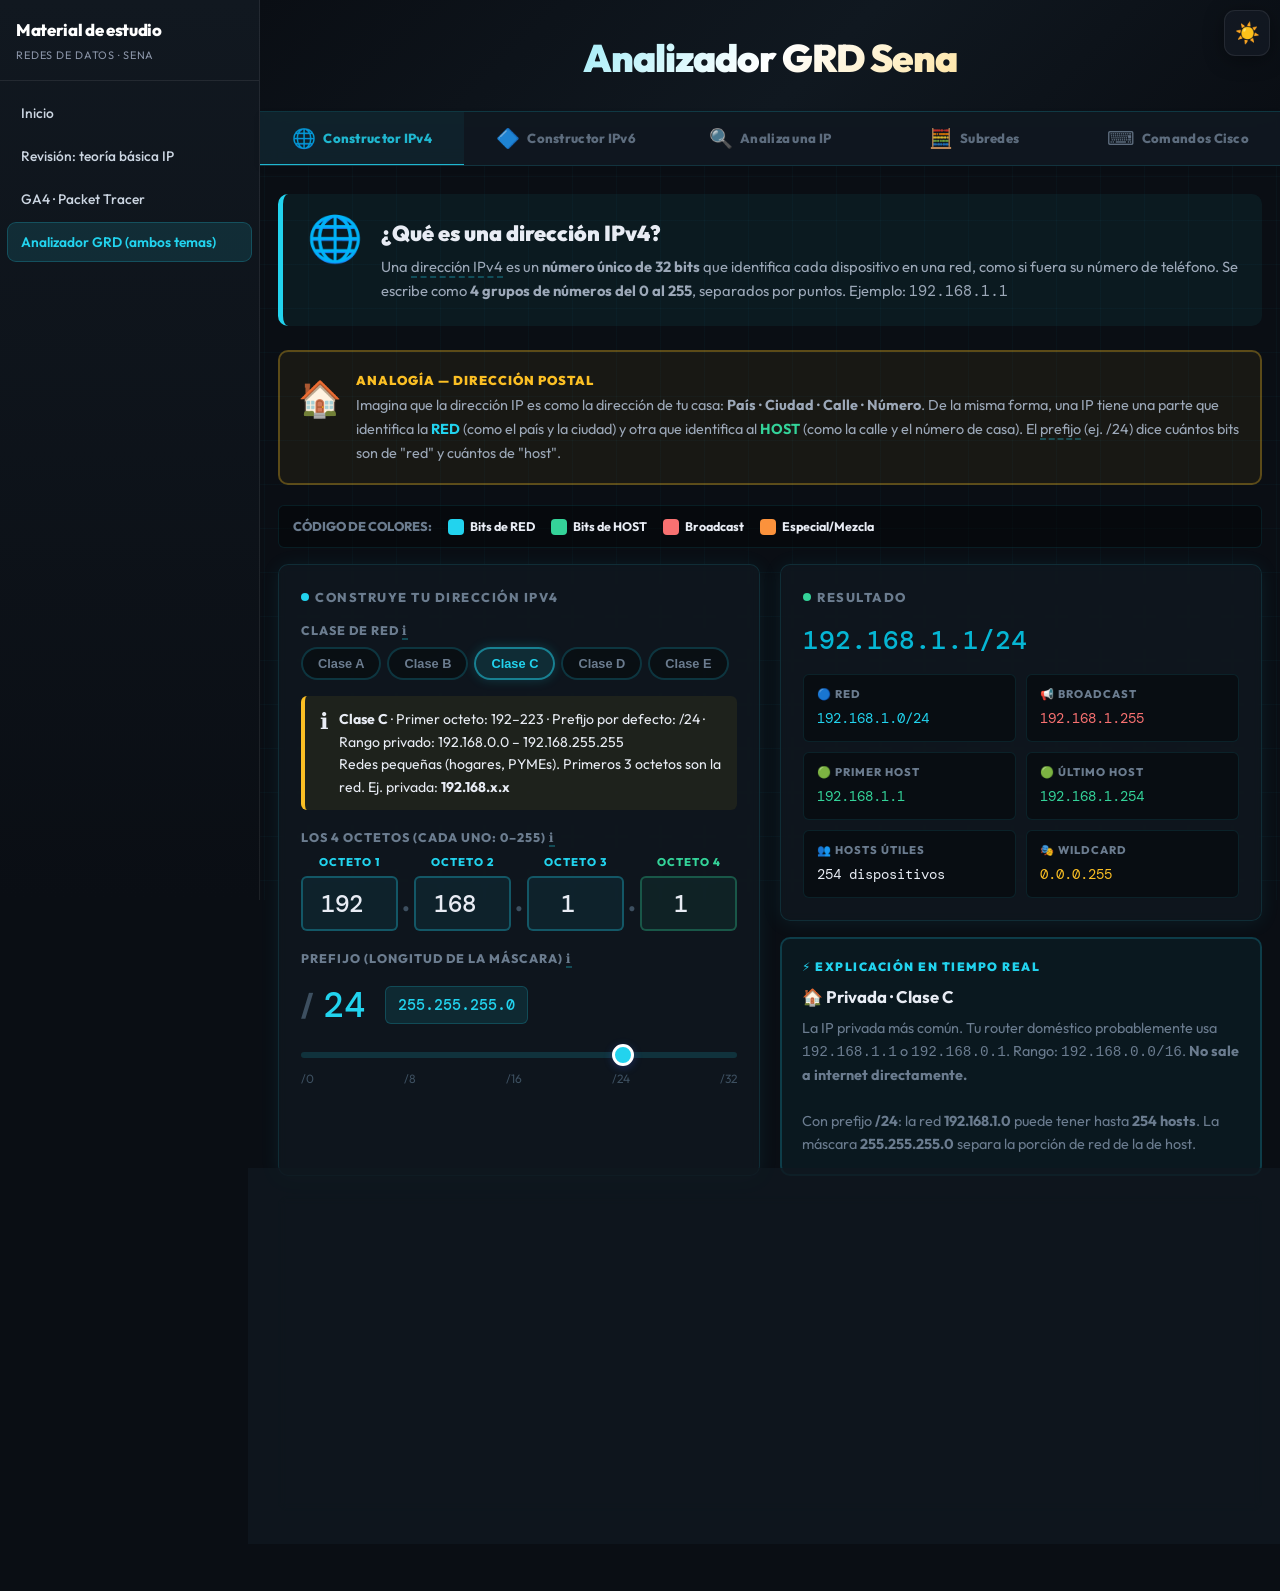
<file: Analizador-GRD-Redes-SENA.html>
<!DOCTYPE html>
<html lang="es">
<head>
<meta charset="UTF-8">
<meta name="viewport" content="width=device-width, initial-scale=1.0">
<script>
(function () {
  var t = null;
  try { t = localStorage.getItem("sena-site-theme") || localStorage.getItem("sena-index-theme"); } catch (e) {}
  var d = document.documentElement.getAttribute("data-default-theme");
  if (d !== "light" && d !== "dark") d = "dark";
  document.documentElement.setAttribute("data-theme", t === "light" || t === "dark" ? t : d);
})();
</script>
<title>Analizador GRD — Redes SENA (tema claro u oscuro)</title>
<link rel="preconnect" href="https://fonts.googleapis.com">
<link rel="preconnect" href="https://fonts.gstatic.com" crossorigin>
<link href="https://fonts.googleapis.com/css2?family=Outfit:wght@400;600;700;800&family=DM+Mono:wght@500&display=swap" rel="stylesheet">
<link rel="stylesheet" href="lms-layout.css">
<link rel="stylesheet" href="analizador-theme-swap.css">
<link rel="stylesheet" href="site-theme-button.css">
<style>
:root{
  --bg:#0a0e14;--white:#101820;
  --blue:#22d3ee;--blue2:#06b6d4;--blue-l:rgba(34,211,238,0.1);--blue-m:rgba(34,211,238,0.28);
  --green:#34d399;--green-l:rgba(52,211,153,0.1);--green-m:rgba(52,211,153,0.28);
  --orange:#fb923c;--orange-l:rgba(251,146,60,0.1);--orange-m:rgba(251,146,60,0.28);
  --purple:#a78bfa;--purple-l:rgba(167,139,250,0.1);--purple-m:rgba(167,139,250,0.28);
  --red:#f87171;--red-l:rgba(248,113,113,0.1);--red-m:rgba(248,113,113,0.28);
  --yellow:#fbbf24;--yellow-l:rgba(251,191,36,0.08);--yellow-m:rgba(251,191,36,0.25);
  --teal:#2dd4bf;--teal-l:rgba(45,212,191,0.1);--teal-m:rgba(45,212,191,0.28);
  --g50:#0a0e14;--g100:#101820;--g200:#1a2430;--g300:#243040;--g400:#3d4f60;--g600:#6b7c8f;--g700:#5a6b7c;--g800:#9ca8b8;--g900:#e8ecf4;
  --sh:0 2px 20px rgba(34,211,238,0.08);--sh2:0 0 32px rgba(34,211,238,0.16);
  --r:10px;--r2:8px;--r3:6px;
  --font:'Outfit',system-ui,sans-serif;--mono:'DM Mono',ui-monospace,monospace;
}
*{box-sizing:border-box;margin:0;padding:0}
body{background:var(--bg);color:var(--g900);font-family:var(--font);min-height:100vh;font-size:15px;line-height:1.6}
a{color:var(--blue)}
/* HEADER */
.hdr{background:linear-gradient(135deg,var(--blue2) 0%,var(--blue) 100%);color:#fff;padding:28px 24px 22px;text-align:center}
.hdr-logo{font-size:2.4rem;font-weight:900;letter-spacing:-1px}
.hdr-logo span{color:#a5b4fc}
.hdr-sub{font-size:1rem;opacity:.85;margin-top:4px;font-weight:600}
.hdr-pills{display:flex;justify-content:center;gap:8px;flex-wrap:wrap;margin-top:16px}
.hdr-pill{background:rgba(255,255,255,0.15);border:1px solid rgba(255,255,255,0.3);border-radius:20px;padding:4px 14px;font-size:.78rem;font-weight:700;letter-spacing:.5px}
/* TABS */
.tabs-wrap{background:rgba(16,24,32,0.8);border-bottom:2px solid var(--g100);position:sticky;top:0;z-index:100;box-shadow:0 2px 8px rgba(0,0,0,.06)}
.tabs{display:flex;overflow-x:auto;max-width:1100px;margin:0 auto}
.tabs::-webkit-scrollbar{height:3px}
.tabs::-webkit-scrollbar-thumb{background:var(--blue);border-radius:2px}
.tab{flex:1;min-width:140px;padding:14px 10px;font-family:var(--font);font-size:.82rem;font-weight:800;border:none;background:transparent;cursor:pointer;transition:all .2s;color:var(--g600);display:flex;align-items:center;justify-content:center;gap:7px;letter-spacing:.3px;border-bottom:3px solid transparent;margin-bottom:-2px;white-space:nowrap}
.tab:hover{color:var(--blue);background:var(--blue-l)}
.tab.act{color:var(--blue);border-bottom-color:var(--blue);background:var(--blue-l)}
.tab .ti{font-size:1.2rem}
/* CONTAINER */
.wrap{max-width:1100px;margin:0 auto;padding:28px 18px 80px}
/* PANELS */
.panel{display:none;animation:up .3s ease}
.panel.act{display:block}
@keyframes up{from{opacity:0;transform:translateY(10px)}to{opacity:1;transform:translateY(0)}}
/* CONCEPT BANNER */
.concept{border-radius:var(--r);padding:22px 24px;margin-bottom:24px;display:flex;gap:18px;align-items:flex-start}
.concept-icon{font-size:2.8rem;flex-shrink:0;line-height:1}
.concept-title{font-size:1.35rem;font-weight:900;margin-bottom:4px}
.concept-desc{font-size:.92rem;line-height:1.65;color:var(--g800)}
.concept-desc strong{color:inherit}
.cb{background:var(--blue-l);border-left:5px solid var(--blue)}
.cb .concept-title{color:var(--blue2)}
.cg{background:var(--green-l);border-left:5px solid var(--green)}
.cg .concept-title{color:var(--green)}
.co{background:var(--orange-l);border-left:5px solid var(--orange)}
.co .concept-title{color:#fbbf24}
.cv{background:var(--purple-l);border-left:5px solid var(--purple)}
.cv .concept-title{color:var(--purple)}
/* GRID */
.g2{display:grid;grid-template-columns:1fr 1fr;gap:20px;margin-bottom:20px}
.g3{display:grid;grid-template-columns:1fr 1fr 1fr;gap:16px;margin-bottom:20px}
@media(max-width:720px){.g2,.g3{grid-template-columns:1fr}}
/* CARD */
.card{background:rgba(16,24,32,0.8);border-radius:var(--r);padding:22px;box-shadow:var(--sh);border:1px solid var(--g100)}
.card-title{font-size:.8rem;font-weight:800;text-transform:uppercase;letter-spacing:1.5px;color:var(--g600);margin-bottom:14px;display:flex;align-items:center;gap:6px}
.card-title .dot{width:8px;height:8px;border-radius:50%;flex-shrink:0}
/* FORM */
.fl{display:block;font-size:.78rem;font-weight:800;text-transform:uppercase;letter-spacing:1px;color:var(--g600);margin-bottom:6px;margin-top:14px}
.fl:first-child{margin-top:0}
input[type="number"],input[type="text"],select,textarea{width:100%;background:rgba(16,24,32,0.8);border:2px solid var(--g200);border-radius:var(--r3);color:var(--g900);font-family:var(--font);font-size:.95rem;padding:10px 13px;outline:none;transition:border-color .2s,box-shadow .2s;-webkit-appearance:none;appearance:none}
input:focus,select:focus{border-color:var(--blue);box-shadow:0 0 0 3px rgba(67,97,238,.12)}
select option{background:#fff}
input[type="range"]{-webkit-appearance:none;width:100%;height:6px;background:var(--g200);border-radius:3px;outline:none;cursor:pointer}
input[type="range"]::-webkit-slider-thumb{-webkit-appearance:none;width:22px;height:22px;background:var(--blue);border-radius:50%;box-shadow:0 2px 8px rgba(67,97,238,.3);cursor:pointer;border:3px solid #fff}
.range-labels{display:flex;justify-content:space-between;font-size:.75rem;color:var(--g400);margin-top:4px}
/* OCTET GRID */
.oct-wrap{display:grid;grid-template-columns:repeat(4,1fr);gap:8px;margin:6px 0}
.oct-box{text-align:center}
.oct-box label{font-size:.7rem;font-weight:800;text-transform:uppercase;letter-spacing:1px;display:block;margin-bottom:4px}
.oct-box input{font-family:var(--mono);font-size:1.5rem;text-align:center;padding:10px 4px;border-width:2px;font-weight:500}
.oct-box.net label{color:var(--blue)}
.oct-box.net input{border-color:var(--blue-m);background:var(--blue-l)}
.oct-box.net input:focus{border-color:var(--blue)}
.oct-box.host label{color:var(--green)}
.oct-box.host input{border-color:var(--green-m);background:var(--green-l)}
.oct-box.host input:focus{border-color:var(--green)}
.oct-box.mix label{color:var(--orange)}
.oct-box.mix input{border-color:var(--orange-m);background:var(--orange-l)}
.oct-sep{display:flex;align-items:flex-end;justify-content:center;font-size:1.6rem;color:var(--g400);padding-bottom:8px;font-weight:800}
/* PREFIX DISPLAY */
.pfx-show{display:flex;align-items:center;gap:10px;margin:8px 0}
.pfx-num{font-family:var(--mono);font-size:2.2rem;font-weight:500;color:var(--blue);min-width:52px}
.pfx-slash{font-size:2rem;color:var(--g400);font-weight:700}
.pfx-mask{font-family:var(--mono);font-size:.95rem;background:var(--blue-l);color:var(--blue2);padding:6px 12px;border-radius:var(--r3);font-weight:500}
/* RESULT BADGE */
.rbadge{display:inline-flex;align-items:center;gap:6px;padding:6px 14px;border-radius:20px;font-size:.82rem;font-weight:800;letter-spacing:.3px}
.rb-blue{background:var(--blue-l);color:var(--blue2)}
.rb-green{background:var(--green-l);color:var(--green)}
.rb-orange{background:var(--orange-l);color:#fbbf24}
.rb-red{background:var(--red-l);color:#f87171}
.rb-purple{background:var(--purple-l);color:var(--purple)}
.rb-yellow{background:var(--yellow-l);color:#7a5800}
/* INFO VALS */
.iv-grid{display:grid;grid-template-columns:repeat(auto-fit,minmax(170px,1fr));gap:10px}
.iv{background:var(--g50);border:1px solid var(--g100);border-radius:var(--r3);padding:11px 13px}
.iv-label{font-size:.7rem;font-weight:800;text-transform:uppercase;letter-spacing:1px;color:var(--g600);margin-bottom:3px}
.iv-val{font-family:var(--mono);font-size:.9rem;color:var(--g900);word-break:break-all}
.iv-val.blue{color:var(--blue2)}
.iv-val.green{color:var(--green)}
.iv-val.red{color:var(--red)}
.iv-val.orange{color:#fbbf24}
.iv-val.purple{color:var(--purple)}
/* BITS */
.bits-container{margin-top:10px}
.bits-label-row{display:flex;margin-bottom:2px}
.bits-row{display:flex;flex-wrap:wrap;gap:3px}
.bit-cell{width:22px;height:28px;display:flex;align-items:center;justify-content:center;font-family:var(--mono);font-size:11px;border-radius:5px;font-weight:600;border:2px solid transparent;transition:all .15s;flex-shrink:0}
.bit-net{background:var(--blue-l);border-color:var(--blue-m);color:var(--blue2)}
.bit-net.one{background:var(--blue);border-color:var(--blue2);color:#fff}
.bit-host{background:var(--green-l);border-color:var(--green-m);color:var(--green)}
.bit-host.one{background:var(--green);border-color:var(--green);color:#fff}
.bit-sep{width:6px;flex-shrink:0}
.bits-legend{display:flex;gap:14px;margin-top:8px;flex-wrap:wrap}
.bl-item{display:flex;align-items:center;gap:5px;font-size:.78rem;font-weight:700;color:var(--g600)}
.bl-dot{width:12px;height:12px;border-radius:3px}
/* TOOLTIP */
.tooltip{position:relative;cursor:help;border-bottom:2px dashed var(--blue-m)}
.tooltip::after{content:attr(data-tip);position:absolute;bottom:calc(100%+8px);left:50%;transform:translateX(-50%);background:var(--g800);color:#fff;font-size:.75rem;padding:6px 10px;border-radius:var(--r3);white-space:nowrap;opacity:0;pointer-events:none;transition:opacity .2s;z-index:200;font-family:var(--font);font-weight:600;max-width:240px;white-space:normal;text-align:center;line-height:1.4}
.tooltip:hover::after{opacity:1}
/* TIP BOX */
.tipbox{border-radius:var(--r3);padding:12px 15px;font-size:.88rem;line-height:1.6;display:flex;gap:10px;margin-top:14px}
.tipbox-y{background:var(--yellow-l);border-left:4px solid var(--yellow)}
.tipbox-b{background:var(--blue-l);border-left:4px solid var(--blue)}
.tipbox-g{background:var(--green-l);border-left:4px solid var(--green)}
.tipbox-o{background:var(--orange-l);border-left:4px solid var(--orange)}
.tipbox .tip-ico{font-size:1.4rem;flex-shrink:0;line-height:1.2}
.tipbox strong{color:var(--g900)}
/* STEP */
.step-list{counter-reset:steps}
.step-item{display:flex;gap:14px;padding:14px 0;border-bottom:1px solid var(--g100);align-items:flex-start}
.step-item:last-child{border-bottom:none;padding-bottom:0}
.step-num{width:30px;height:30px;border-radius:50%;display:flex;align-items:center;justify-content:center;font-weight:900;font-size:.88rem;flex-shrink:0}
.sn-blue{background:var(--blue);color:#fff}
.sn-green{background:var(--green);color:#fff}
.sn-orange{background:var(--orange);color:#fff}
.sn-purple{background:var(--purple);color:#fff}
.step-text{font-size:.9rem;line-height:1.65;color:var(--g800)}
.step-text strong{color:var(--g900)}
.step-text code{font-family:var(--mono);font-size:.82rem;background:var(--g100);padding:1px 6px;border-radius:4px;color:var(--blue2)}
/* TABS IP CLASS */
.cls-tabs{display:flex;gap:6px;flex-wrap:wrap;margin-bottom:16px}
.cls-tab{padding:7px 15px;border-radius:20px;border:2px solid var(--g200);background:rgba(16,24,32,0.8);font-size:.8rem;font-weight:800;cursor:pointer;transition:all .2s;color:var(--g600)}
.cls-tab:hover{border-color:var(--blue);color:var(--blue)}
.cls-tab.act{background:var(--blue);border-color:var(--blue);color:#fff;box-shadow:0 3px 10px rgba(67,97,238,.3)}
/* LIVE EXPLAIN */
.live-explain{background:rgba(34,211,238,0.06);border:2px solid var(--blue-m);border-radius:var(--r);padding:18px 20px;margin-top:16px}
.live-explain .le-title{font-size:.75rem;font-weight:900;text-transform:uppercase;letter-spacing:1.5px;color:var(--blue);margin-bottom:8px;display:flex;align-items:center;gap:6px}
.live-explain .le-main{font-size:1.05rem;font-weight:700;color:var(--g900);margin-bottom:6px}
.live-explain .le-sub{font-size:.9rem;color:var(--g600);line-height:1.6}
/* ANALYZER */
.ana-input-wrap{position:relative}
.ana-input-wrap input{font-family:var(--mono);font-size:1.3rem;padding:15px 130px 15px 18px;border-radius:var(--r);border-width:2px}
.ana-input-wrap input:focus{border-color:var(--teal);box-shadow:0 0 0 3px rgba(0,150,199,.12)}
.ana-btn{position:absolute;right:8px;top:50%;transform:translateY(-50%);padding:9px 20px;background:var(--teal);border:none;border-radius:var(--r3);color:#fff;font-family:var(--font);font-weight:800;font-size:.82rem;cursor:pointer;letter-spacing:.5px;transition:background .2s}
.ana-btn:hover{background:var(--blue)}
/* CLASS CARD */
.cls-card{border-radius:var(--r);padding:20px;display:flex;gap:16px;align-items:center;flex-wrap:wrap;margin-bottom:16px}
.cls-letter{font-family:var(--mono);font-size:3rem;font-weight:700;line-height:1}
.cls-info h3{font-size:1.15rem;font-weight:900;margin-bottom:3px}
.cls-info p{font-size:.88rem;line-height:1.55;color:var(--g700)}
/* OCTET VIS */
.oct-vis-row{display:flex;gap:4px;align-items:stretch;flex-wrap:wrap;margin:12px 0}
.oct-vis{flex:1;min-width:64px;border-radius:var(--r3);padding:10px 8px;text-align:center;border:2px solid transparent}
.oct-vis .ov-num{font-family:var(--mono);font-size:1.8rem;font-weight:500;line-height:1}
.oct-vis .ov-bin{font-family:var(--mono);font-size:9px;color:var(--g600);margin-top:4px;letter-spacing:.5px}
.oct-vis .ov-role{font-size:9px;font-weight:800;text-transform:uppercase;letter-spacing:1.5px;margin-top:5px;opacity:.7}
.oct-dot{display:flex;align-items:center;padding:0 2px;font-size:1.5rem;color:var(--g300);font-weight:800;padding-bottom:10px}
/* SUBNET */
.sub-mode-btns{display:grid;grid-template-columns:1fr 1fr;gap:10px;margin-bottom:16px}
.smb{border:2px solid var(--g200);border-radius:var(--r3);padding:14px;text-align:center;cursor:pointer;transition:all .2s;background:#fff}
.smb:hover{border-color:var(--purple)}
.smb.act{border-color:var(--purple);background:var(--purple-l);box-shadow:0 0 0 3px rgba(123,45,139,.1)}
.smb .smb-icon{font-size:1.8rem;margin-bottom:4px}
.smb .smb-title{font-weight:800;color:var(--purple);font-size:.9rem}
.smb .smb-desc{font-size:.78rem;color:var(--g600);margin-top:2px}
.sub-calc-btn{width:100%;padding:14px;background:linear-gradient(135deg,var(--purple),var(--blue));border:none;border-radius:var(--r3);color:#fff;font-family:var(--font);font-weight:800;font-size:.95rem;cursor:pointer;letter-spacing:.5px;transition:opacity .2s;margin-top:6px}
.sub-calc-btn:hover{opacity:.88}
/* STATS ROW */
.stats-row{display:grid;grid-template-columns:repeat(auto-fit,minmax(140px,1fr));gap:12px;margin-bottom:20px}
.stat-box{background:rgba(16,24,32,0.7);border-radius:var(--r3);padding:14px;text-align:center;border:1px solid var(--g100);box-shadow:var(--sh)}
.stat-box .sv{font-family:var(--mono);font-size:1.4rem;font-weight:500;color:var(--blue2)}
.stat-box .sl{font-size:.72rem;font-weight:800;text-transform:uppercase;letter-spacing:1px;color:var(--g600);margin-top:4px}
/* SUBNET DIAGRAM */
.sdiag{border-radius:var(--r3);overflow:hidden;border:2px solid var(--g100);margin-bottom:20px}
.sdiag-header{background:linear-gradient(90deg,var(--purple),var(--blue));color:#fff;padding:10px 16px;font-size:.82rem;font-weight:800}
.sdiag-body{padding:16px;background:rgba(16,24,32,0.8);overflow-x:auto}
.sdiag-net{background:var(--g50);border:2px dashed var(--g300);border-radius:var(--r3);padding:12px 14px;margin-bottom:12px;font-family:var(--mono);font-size:.9rem;color:var(--g800)}
.sdiag-blocks{display:flex;flex-wrap:wrap;gap:8px}
.sdiag-block{border-radius:var(--r3);padding:10px 12px;cursor:default;transition:transform .15s,box-shadow .15s;min-width:120px;flex:1}
.sdiag-block:hover{transform:translateY(-2px);box-shadow:0 4px 16px rgba(0,0,0,.12)}
.sdiag-block .sb-idx{font-size:.7rem;font-weight:800;text-transform:uppercase;letter-spacing:1px;opacity:.75;margin-bottom:3px}
.sdiag-block .sb-net{font-family:var(--mono);font-size:.85rem;font-weight:500}
.sdiag-block .sb-info{font-size:.73rem;margin-top:3px;opacity:.75}
/* TABLE */
.tbl-wrap{border-radius:var(--r3);overflow:hidden;border:1px solid var(--g200);margin-bottom:20px}
.tbl{width:100%;border-collapse:collapse}
.tbl th{background:var(--g50);font-size:.73rem;font-weight:800;text-transform:uppercase;letter-spacing:1px;color:var(--g600);padding:10px 14px;text-align:left;border-bottom:2px solid var(--g200)}
.tbl td{font-family:var(--mono);font-size:.82rem;padding:9px 14px;border-bottom:1px solid var(--g100);color:var(--g800)}
.tbl tr:last-child td{border-bottom:none}
.tbl tr:hover td{background:var(--blue-l)}
/* CISCO */
.topic-grid{display:grid;grid-template-columns:repeat(auto-fit,minmax(150px,1fr));gap:10px;margin-bottom:22px}
.topic-card{background:rgba(16,24,32,0.8);border-radius:var(--r3);border:2px solid var(--g200);padding:16px 12px;text-align:center;cursor:pointer;transition:all .2s;box-shadow:var(--sh)}
.topic-card:hover{border-color:var(--blue);transform:translateY(-2px)}
.topic-card.act{border-color:var(--blue);background:var(--blue-l);box-shadow:0 4px 16px rgba(67,97,238,.2)}
.topic-card .tc-i{font-size:1.8rem;margin-bottom:6px}
.topic-card .tc-n{font-size:.82rem;font-weight:800;color:var(--blue2)}
.topic-card .tc-d{font-size:.72rem;color:var(--g600);margin-top:2px}
.cisco-form{background:rgba(16,24,32,0.8);border-radius:var(--r);padding:22px;box-shadow:var(--sh);border:1px solid var(--g100);margin-bottom:20px}
.vlan-table{width:100%;border-collapse:collapse;margin-bottom:12px}
.vlan-table th{font-size:.72rem;font-weight:800;text-transform:uppercase;letter-spacing:1px;color:var(--g600);padding:8px 10px;border-bottom:2px solid var(--g200);text-align:left;background:var(--g50)}
.vlan-table td{padding:5px 5px}
.vlan-table td input,.vlan-table td select{padding:7px 9px;font-size:.85rem;border-width:1.5px}
.vlan-table tr:hover td{background:var(--g50)}
.add-btn{padding:6px 16px;border:2px dashed var(--blue-m);border-radius:var(--r3);background:transparent;color:var(--blue);font-family:var(--font);font-size:.8rem;font-weight:800;cursor:pointer;transition:all .2s}
.add-btn:hover{background:var(--blue-l)}
.del-btn{padding:4px 10px;border:1.5px solid var(--red-m);border-radius:var(--r3);background:rgba(16,24,32,0.8);color:var(--red);font-size:.82rem;cursor:pointer;transition:all .2s}
.del-btn:hover{background:var(--red-l)}
.gen-btn{width:100%;padding:13px;background:linear-gradient(135deg,var(--blue2),var(--blue));border:none;border-radius:var(--r3);color:#fff;font-family:var(--font);font-weight:800;font-size:.95rem;cursor:pointer;margin-top:10px;transition:opacity .2s;letter-spacing:.5px}
.gen-btn:hover{opacity:.88}
/* CLI OUTPUT */
.cli-wrap{background:var(--g100);border-radius:var(--r);overflow:hidden;border:2px solid var(--g200)}
.cli-topbar{background:var(--g200);padding:10px 16px;display:flex;justify-content:space-between;align-items:center}
.cli-title{font-size:.78rem;font-weight:800;color:var(--g800);letter-spacing:1px}
.cli-copy{padding:5px 14px;background:var(--blue);border:none;border-radius:5px;color:var(--bg);font-family:var(--font);font-size:.75rem;font-weight:800;cursor:pointer;transition:background .2s,filter .2s}
.cli-copy:hover{filter:brightness(1.12)}
.cli-body{padding:18px 20px;overflow-x:auto}
.cli-pre{font-family:var(--mono);font-size:.82rem;line-height:2;color:var(--g900);white-space:pre}
.cc{color:var(--g600);font-style:italic}
.ck{color:var(--blue);font-weight:500}
.cv2{color:var(--green)}
.cm{color:var(--yellow)}
.cp2{color:var(--purple)}
/* EXPLAIN PANEL */
.exp-panel{background:rgba(16,24,32,0.8);border-radius:var(--r);padding:22px;box-shadow:var(--sh);border:1px solid var(--g100);margin-top:16px}
.exp-title{font-size:.9rem;font-weight:900;color:var(--g900);margin-bottom:14px;display:flex;align-items:center;gap:8px}
.cmd-explain{display:flex;gap:12px;padding:11px 0;border-bottom:1px solid var(--g100);align-items:flex-start}
.cmd-explain:last-child{border-bottom:none;padding-bottom:0}
.cmd-explain .ce-cmd{font-family:var(--mono);font-size:.8rem;background:var(--g200);color:var(--green);padding:4px 10px;border-radius:5px;flex-shrink:0;white-space:nowrap}
.cmd-explain .ce-txt{font-size:.85rem;color:var(--g700);line-height:1.55}
.cmd-explain .ce-txt strong{color:var(--g900)}
/* LEGEND STRIP */
.legend-strip{display:flex;gap:16px;flex-wrap:wrap;padding:10px 14px;background:var(--g50);border-radius:var(--r3);margin-bottom:16px;align-items:center}
.ls-item{display:flex;align-items:center;gap:6px;font-size:.78rem;font-weight:700}
.ls-swatch{width:16px;height:16px;border-radius:4px}
/* ERROR */
.err-msg{color:var(--red);font-size:.82rem;font-weight:700;margin-top:5px;display:none}
.err-msg.show{display:block}
/* BTN COPY SMALL */
.copy-sm{padding:4px 12px;border:1.5px solid var(--g200);border-radius:5px;background:rgba(16,24,32,0.8);font-family:var(--font);font-size:.75rem;font-weight:700;cursor:pointer;color:var(--g600);transition:all .2s}
.copy-sm:hover{border-color:var(--blue);color:var(--blue)}
.copy-sm.ok{border-color:var(--green);color:var(--green)}
/* ANALOGY CARD */
.analogy{background:rgba(251,191,36,0.07);border:2px solid var(--yellow-m);border-radius:var(--r);padding:18px;margin-bottom:20px;display:flex;gap:14px;align-items:flex-start}
.analogy .an-ico{font-size:2.2rem;flex-shrink:0}
.analogy .an-title{font-size:.8rem;font-weight:900;text-transform:uppercase;letter-spacing:1px;color:var(--yellow);margin-bottom:4px}
.analogy .an-text{font-size:.9rem;line-height:1.65;color:var(--g800)}
/* IPv6 TYPE CARDS */
.v6-type-grid{display:grid;grid-template-columns:repeat(auto-fit,minmax(148px,1fr));gap:10px;margin-bottom:4px}
.v6tcard{background:var(--g50);border:2px solid var(--g200);border-radius:var(--r3);padding:13px 10px;text-align:center;cursor:pointer;transition:all .2s}
.v6tcard:hover{border-color:var(--purple);background:var(--purple-l)}
.v6tcard.act{background:var(--purple-l);border-color:var(--purple);box-shadow:0 0 0 3px rgba(123,45,139,.1)}
.v6tcard .v6t-ico{font-size:1.6rem;margin-bottom:5px}
.v6tcard .v6t-name{font-size:.82rem;font-weight:800;color:var(--purple)}
.v6tcard .v6t-range{font-family:var(--mono);font-size:.72rem;color:var(--g600);margin-top:2px}
.v6tcard .v6t-desc{font-size:.72rem;color:var(--g600);margin-top:5px;line-height:1.4}
/* HEX GRID */
.hex-grid{display:flex;align-items:flex-end;flex-wrap:wrap;gap:2px;margin-bottom:4px}
.hx-group{display:flex;flex-direction:column;flex:1;min-width:70px}
.hx-lbl{font-size:.65rem;font-weight:800;text-transform:uppercase;letter-spacing:.8px;color:var(--purple);margin-bottom:4px;text-align:center}
.hx-inp{font-family:var(--mono);font-size:1rem;text-align:center;padding:9px 4px;border:2px solid var(--purple-m);background:var(--purple-l);color:var(--purple);border-radius:var(--r3);width:100%;outline:none;text-transform:uppercase}
.hx-inp:focus{border-color:var(--purple);box-shadow:0 0 0 3px rgba(123,45,139,.12)}
.hx-inp:disabled{opacity:.4;background:var(--g50)}
.hx-sep{padding:0 2px;font-size:1.5rem;color:var(--g400);font-weight:700;padding-bottom:10px;flex-shrink:0}
.hx-sep-mid{color:var(--purple);font-weight:900}
/* IPv6 BIT CELLS */
.bit-net6{background:var(--purple-l);border:2px solid var(--purple-m);color:var(--purple)}
.bit-net6.one{background:var(--purple);border-color:#5a1a6a;color:#fff}
.bit-iid{background:var(--teal-l);border:2px solid var(--teal-m);color:var(--teal)}
.bit-iid.one{background:var(--teal);border-color:#006994;color:#fff}
/* COMPRESSION EXAMPLES */
.v6-example-list{display:flex;flex-direction:column;gap:8px}
.v6ex{background:var(--g50);border:1px solid var(--g200);border-radius:var(--r3);padding:8px 12px}
.v6ex-full{font-family:var(--mono);font-size:.72rem;color:var(--g600);margin-bottom:3px}
.v6ex-arrow{font-size:.75rem;color:var(--g400);margin:1px 0}
.v6ex-comp{font-family:var(--mono);font-size:.85rem;color:var(--green);font-weight:600}

::-webkit-scrollbar{width:6px;height:6px}
::-webkit-scrollbar-track{background:var(--g50)}
::-webkit-scrollbar-thumb{background:var(--g400);border-radius:3px}
::-webkit-scrollbar-thumb:hover{background:var(--blue)}


/* NET COLOR BLOCKS */
.blk1{background:rgba(34,211,238,0.1);border:2px solid rgba(34,211,238,0.4);color:#22d3ee}
.blk2{background:rgba(52,211,153,0.1);border:2px solid rgba(52,211,153,0.4);color:var(--green)}
.blk3{background:rgba(248,113,113,0.1);border:2px solid rgba(248,113,113,0.4);color:#f87171}
.blk4{background:rgba(251,191,36,0.1);border:2px solid rgba(251,191,36,0.4);color:#fbbf24}
.blk5{background:rgba(167,139,250,0.1);border:2px solid rgba(167,139,250,0.4);color:#a78bfa}
.blk6{background:rgba(34,211,238,0.08);border:2px solid rgba(34,211,238,0.35);color:#67e8f9}
.blk7{background:rgba(167,139,250,0.08);border:2px solid rgba(167,139,250,0.35);color:#c4b5fd}
.blk8{background:rgba(52,211,153,0.08);border:2px solid rgba(52,211,153,0.35);color:#6ee7b7}
.blk9{background:rgba(251,191,36,0.08);border:2px solid rgba(251,191,36,0.35);color:#fcd34d}
.blkc0{background:rgba(156,168,184,0.1);border:2px solid rgba(156,168,184,0.32);color:var(--g800)}
.blkc1{background:rgba(248,113,113,0.08);border:2px solid rgba(248,113,113,0.3);color:#fb7185}
.blkc2{background:rgba(34,211,238,0.08);border:2px solid rgba(34,211,238,0.3);color:#22d3ee}

</style>
<link rel="stylesheet" href="analizador-skin-dual.css">
</head>
<body>

<div class="lms-app">
<button type="button" class="lms-burger" aria-label="Menú de unidades" aria-controls="lms-sidebar" aria-expanded="false">☰</button>
<div class="lms-scrim" aria-hidden="true"></div>
<aside id="lms-sidebar" class="lms-sidebar" aria-label="Unidades del curso">
  <div class="lms-sidebar__head">
    <a href="index.html" class="lms-sidebar__brand">Material de estudio</a>
    <span class="lms-sidebar__sub">Redes de datos · SENA</span>
  </div>
  <nav class="lms-sidebar__nav" aria-label="Módulos">
    <a href="index.html" class="lms-sidebar__link">Inicio</a>
    <a href="Revisi%C3%B3n%20Teoria%20B%C3%A1sica%20Direccionamiento%20IP.html" class="lms-sidebar__link">Revisión: teoría básica IP</a>
    <a href="GA4-220501104-AA1-EV01_Packet_Tracer.html" class="lms-sidebar__link">GA4 · Packet Tracer</a>
    <a href="Analizador-GRD-Redes-SENA.html" class="lms-sidebar__link lms-sidebar__link--active" aria-current="page">Analizador GRD (ambos temas)</a>
  </nav>
</aside>
<div class="lms-main">
<button type="button" class="site-theme-btn" id="site-theme-btn" aria-pressed="false" aria-label="Alternar entre tema claro y oscuro" title="Tema claro u oscuro"></button>
<div class="hdr">
  <div class="hdr-logo">Analizador <span>GRD Sena</span></div>
</div>

<div class="tabs-wrap">
  <div class="tabs">
    <button class="tab act" onclick="swTab('ipv4',this)"><span class="ti">🌐</span>Constructor IPv4</button>
    <button class="tab" onclick="swTab('ipv6',this)"><span class="ti">🔷</span>Constructor IPv6</button>
    <button class="tab" onclick="swTab('ana',this)"><span class="ti">🔍</span>Analiza una IP</button>
    <button class="tab" onclick="swTab('sub',this)"><span class="ti">🧮</span>Subredes</button>
    <button class="tab" onclick="swTab('cisco',this)"><span class="ti">⌨️</span>Comandos Cisco</button>
  </div>
</div>

<div class="wrap">

<!-- ═══════════════════════════════════════
     PANEL 1 — IPv4 BUILDER
═══════════════════════════════════════ -->
<div class="panel act" id="panel-ipv4">

  <div class="concept cb">
    <div class="concept-icon">🌐</div>
    <div>
      <div class="concept-title">¿Qué es una dirección IPv4?</div>
      <div class="concept-desc">
        Una <span class="tooltip" data-tip="Protocolo de Internet versión 4 — el sistema de direcciones más usado en redes hoy">dirección IPv4</span> es un <strong>número único de 32 bits</strong> que identifica cada dispositivo en una red, como si fuera su número de teléfono. Se escribe como <strong>4 grupos de números del 0 al 255</strong>, separados por puntos. Ejemplo: <code style="font-family:var(--mono)">192.168.1.1</code>
      </div>
    </div>
  </div>

  <div class="analogy">
    <div class="an-ico">🏠</div>
    <div>
      <div class="an-title">Analogía — Dirección Postal</div>
      <div class="an-text">
        Imagina que la dirección IP es como la dirección de tu casa: <strong>País · Ciudad · Calle · Número</strong>. De la misma forma, una IP tiene una parte que identifica la <strong style="color:var(--blue)">RED</strong> (como el país y la ciudad) y otra que identifica al <strong style="color:var(--green)">HOST</strong> (como la calle y el número de casa). El <span class="tooltip" data-tip="Longitud del prefijo: cuántos bits identifican la red. A mayor prefijo, red más pequeña">prefijo</span> (ej. /24) dice cuántos bits son de "red" y cuántos de "host".
      </div>
    </div>
  </div>

  <div class="legend-strip">
    <span style="font-size:.8rem;font-weight:800;color:var(--g600)">CÓDIGO DE COLORES:</span>
    <div class="ls-item"><div class="ls-swatch" style="background:var(--blue)"></div> Bits de RED</div>
    <div class="ls-item"><div class="ls-swatch" style="background:var(--green)"></div> Bits de HOST</div>
    <div class="ls-item"><div class="ls-swatch" style="background:var(--red)"></div> Broadcast</div>
    <div class="ls-item"><div class="ls-swatch" style="background:var(--orange)"></div> Especial/Mezcla</div>
  </div>

  <div class="g2">
    <!-- LEFT: Builder -->
    <div class="card">
      <div class="card-title"><div class="dot" style="background:var(--blue)"></div>Construye tu dirección IPv4</div>

      <label class="fl">Clase de red <span class="tooltip" data-tip="A/B/C definen el tamaño de la red. Las más usadas son A (redes enormes), B (medianas) y C (pequeñas, las más comunes)">ℹ️</span></label>
      <div class="cls-tabs" id="cls-tabs">
        <button class="cls-tab act" onclick="setCls('A',this)">Clase A</button>
        <button class="cls-tab" onclick="setCls('B',this)">Clase B</button>
        <button class="cls-tab" onclick="setCls('C',this)">Clase C</button>
        <button class="cls-tab" onclick="setCls('D',this)">Clase D</button>
        <button class="cls-tab" onclick="setCls('E',this)">Clase E</button>
      </div>

      <div class="tipbox tipbox-b" id="cls-tip">
        <span class="tip-ico">ℹ️</span>
        <div>Selecciona una clase para ver qué significa.</div>
      </div>

      <label class="fl" style="margin-top:18px">Los 4 octetos (cada uno: 0–255) <span class="tooltip" data-tip="Un octeto = 8 bits = un número del 0 al 255. La IP tiene 4 octetos = 32 bits en total">ℹ️</span></label>
      <div style="display:flex;align-items:flex-end;gap:4px">
        <div class="oct-box" id="ob1" style="flex:1"><label>Octeto 1</label><input type="number" id="o1" min="0" max="255" placeholder="192" oninput="vOct(this);upd4()"></div>
        <div class="oct-sep">.</div>
        <div class="oct-box" id="ob2" style="flex:1"><label>Octeto 2</label><input type="number" id="o2" min="0" max="255" placeholder="168" oninput="vOct(this);upd4()"></div>
        <div class="oct-sep">.</div>
        <div class="oct-box" id="ob3" style="flex:1"><label>Octeto 3</label><input type="number" id="o3" min="0" max="255" placeholder="1" oninput="vOct(this);upd4()"></div>
        <div class="oct-sep">.</div>
        <div class="oct-box" id="ob4" style="flex:1"><label>Octeto 4</label><input type="number" id="o4" min="0" max="255" placeholder="1" oninput="vOct(this);upd4()"></div>
      </div>

      <label class="fl" style="margin-top:18px">Prefijo (longitud de la máscara) <span class="tooltip" data-tip="Define cuántos bits son de RED. /8=Clase A · /16=Clase B · /24=Clase C">ℹ️</span></label>
      <div class="pfx-show">
        <span class="pfx-slash">/</span>
        <span class="pfx-num" id="pfx-num">24</span>
        <span class="pfx-mask" id="pfx-mask">255.255.255.0</span>
      </div>
      <input type="range" id="pfx-slider" min="0" max="32" value="24" oninput="upd4()">
      <div class="range-labels"><span>/0</span><span>/8</span><span>/16</span><span>/24</span><span>/32</span></div>
    </div>

    <!-- RIGHT: Live explanation -->
    <div>
      <div class="card" style="margin-bottom:16px">
        <div class="card-title"><div class="dot" style="background:var(--green)"></div>Resultado</div>
        <div style="font-family:var(--mono);font-size:1.6rem;font-weight:500;color:var(--blue2);margin-bottom:12px" id="ip-full">—.—.—.—/—</div>
        <div class="iv-grid">
          <div class="iv"><div class="iv-label">🔵 Red</div><div class="iv-val blue" id="res-net">—</div></div>
          <div class="iv"><div class="iv-label">📢 Broadcast</div><div class="iv-val red" id="res-bc">—</div></div>
          <div class="iv"><div class="iv-label">🟢 Primer Host</div><div class="iv-val green" id="res-fh">—</div></div>
          <div class="iv"><div class="iv-label">🟢 Último Host</div><div class="iv-val green" id="res-lh">—</div></div>
          <div class="iv"><div class="iv-label">👥 Hosts útiles</div><div class="iv-val" id="res-hs">—</div></div>
          <div class="iv"><div class="iv-label">🎭 Wildcard</div><div class="iv-val orange" id="res-wc">—</div></div>
        </div>
      </div>

      <div class="live-explain" id="live-exp">
        <div class="le-title">⚡ Explicación en tiempo real</div>
        <div class="le-main" id="le-main">Completa la dirección IP para ver la explicación</div>
        <div class="le-sub" id="le-sub"></div>
      </div>
    </div>
  </div>

  <!-- BITS VISUALIZATION -->
  <div class="card">
    <div class="card-title"><div class="dot" style="background:var(--orange)"></div>Visualización Binaria — ¿Cómo se ve la IP en la memoria del computador?</div>
    <div class="tipbox tipbox-y" style="margin-bottom:14px">
      <span class="tip-ico">💡</span>
      <div>Los computadores solo entienden <strong>ceros y unos</strong>. Tu IP de 4 números en realidad son <strong>32 bits</strong>. Los bits <span style="background:var(--blue);color:#fff;padding:1px 6px;border-radius:3px;font-size:.82rem">azules</span> son la parte de RED y los <span style="background:var(--green);color:#fff;padding:1px 6px;border-radius:3px;font-size:.82rem">verdes</span> son la parte de HOST.</div>
    </div>
    <div style="font-size:.82rem;font-weight:700;color:var(--g600);margin-bottom:6px">Dirección IP:</div>
    <div class="bits-row" id="addr-bits"></div>
    <div style="font-size:.82rem;font-weight:700;color:var(--g600);margin:14px 0 6px">Máscara de subred:</div>
    <div class="bits-row" id="mask-bits"></div>
    <div class="bits-legend" id="bits-legend">
      <div class="bl-item"><div class="bl-dot" style="background:var(--blue)"></div>Bit de RED = 1 (azul)</div>
      <div class="bl-item"><div class="bl-dot" style="background:var(--blue-l);border:1.5px solid var(--blue-m)"></div>Bit de RED = 0</div>
      <div class="bl-item"><div class="bl-dot" style="background:var(--green)"></div>Bit de HOST = 1 (verde)</div>
      <div class="bl-item"><div class="bl-dot" style="background:var(--green-l);border:1.5px solid var(--green-m)"></div>Bit de HOST = 0</div>
    </div>
  </div>
</div>

<!-- ═══════════════════════════════════════
     PANEL 2 — IPv6 BUILDER
═══════════════════════════════════════ -->
<div class="panel" id="panel-ipv6">

  <div class="concept" style="background:rgba(167,139,250,0.07);border-left:5px solid var(--purple)">
    <div class="concept-icon">🔷</div>
    <div>
      <div class="concept-title" style="color:var(--purple)">¿Qué es una dirección IPv6?</div>
      <div class="concept-desc">
        IPv4 se está quedando sin direcciones — solo hay ~4,300 millones y ya se agotaron. <strong>IPv6 tiene 340 sextillones de direcciones</strong> (un 3 seguido de 38 ceros). En lugar de 32 bits, usa <span class="tooltip" data-tip="128 bits = 16 bytes = 8 grupos de 16 bits cada uno">128 bits</span> escritos en <strong>8 grupos hexadecimales</strong> separados por dos puntos. Ejemplo: <code style="font-family:var(--mono)">2001:0db8:85a3::8a2e:0370:7334</code>
      </div>
    </div>
  </div>

  <div class="analogy">
    <div class="an-ico">🏙️</div>
    <div>
      <div class="an-title">Analogía — De casa a ciudad galáctica</div>
      <div class="an-text">
        IPv4 es como tener códigos postales de 4 dígitos — pronto se acaban. IPv6 es como si cada <strong>átomo del universo</strong> tuviera su propio número de teléfono y aún sobraran números. La dirección tiene dos partes: <strong style="color:var(--purple)">Prefijo de Red</strong> (los primeros 64 bits, como el país+ciudad) e <strong style="color:var(--teal)">Interface ID</strong> (los últimos 64 bits, como el número de casa).
      </div>
    </div>
  </div>

  <!-- IPv6 vs IPv4 comparison -->
  <div class="g2" style="margin-bottom:20px">
    <div class="card" style="border-left:4px solid var(--blue)">
      <div class="card-title"><div class="dot" style="background:var(--blue)"></div>IPv4 — Lo que ya conoces</div>
      <div style="font-family:var(--mono);font-size:1.1rem;color:var(--blue2);margin-bottom:8px">192.168.1.1</div>
      <div class="iv-grid">
        <div class="iv"><div class="iv-label">Bits</div><div class="iv-val">32 bits</div></div>
        <div class="iv"><div class="iv-label">Notación</div><div class="iv-val">Decimal (0–255)</div></div>
        <div class="iv"><div class="iv-label">Grupos</div><div class="iv-val">4 octetos</div></div>
        <div class="iv"><div class="iv-label">Total dirs.</div><div class="iv-val">~4,300 millones</div></div>
      </div>
    </div>
    <div class="card" style="border-left:4px solid var(--purple)">
      <div class="card-title"><div class="dot" style="background:var(--purple)"></div>IPv6 — La nueva generación</div>
      <div style="font-family:var(--mono);font-size:.95rem;color:var(--purple);margin-bottom:8px">2001:0db8::1</div>
      <div class="iv-grid">
        <div class="iv"><div class="iv-label">Bits</div><div class="iv-val blue" style="color:var(--purple)">128 bits</div></div>
        <div class="iv"><div class="iv-label">Notación</div><div class="iv-val" style="color:var(--purple)">Hexadecimal (0–F)</div></div>
        <div class="iv"><div class="iv-label">Grupos</div><div class="iv-val" style="color:var(--purple)">8 hextets</div></div>
        <div class="iv"><div class="iv-label">Total dirs.</div><div class="iv-val green">340 sextillones</div></div>
      </div>
    </div>
  </div>

  <div class="legend-strip">
    <span style="font-size:.8rem;font-weight:800;color:var(--g600)">CÓDIGO DE COLORES IPv6:</span>
    <div class="ls-item"><div class="ls-swatch" style="background:var(--purple)"></div> Prefijo de Red (primeros 64 bits)</div>
    <div class="ls-item"><div class="ls-swatch" style="background:var(--teal)"></div> Interface ID (últimos 64 bits)</div>
    <div class="ls-item"><div class="ls-swatch" style="background:var(--orange)"></div> Bits del tipo de dirección</div>
  </div>

  <!-- TYPE SELECTOR -->
  <div class="card" style="margin-bottom:20px">
    <div class="card-title"><div class="dot" style="background:var(--purple)"></div>Tipos de dirección IPv6 — ¿Cuál necesitas?</div>
    <div class="v6-type-grid" id="v6-type-grid">
      <div class="v6tcard act" onclick="setV6Type('global',this)">
        <div class="v6t-ico">🌍</div>
        <div class="v6t-name">Global Unicast</div>
        <div class="v6t-range">2000::/3</div>
        <div class="v6t-desc">Equivale a una IP pública de IPv4. Enrutable en internet.</div>
      </div>
      <div class="v6tcard" onclick="setV6Type('link-local',this)">
        <div class="v6t-ico">🔗</div>
        <div class="v6t-name">Link-Local</div>
        <div class="v6t-range">FE80::/10</div>
        <div class="v6t-desc">Solo funciona en el enlace local (tu red directa). Como APIPA en IPv4.</div>
      </div>
      <div class="v6tcard" onclick="setV6Type('unique-local',this)">
        <div class="v6t-ico">🏢</div>
        <div class="v6t-name">Unique Local</div>
        <div class="v6t-range">FC00::/7</div>
        <div class="v6t-desc">Equivale a las IPs privadas de IPv4. Usada dentro de organizaciones.</div>
      </div>
      <div class="v6tcard" onclick="setV6Type('loopback',this)">
        <div class="v6t-ico">🔄</div>
        <div class="v6t-name">Loopback</div>
        <div class="v6t-range">::1/128</div>
        <div class="v6t-desc">El mismo dispositivo. Equivale a 127.0.0.1 en IPv4.</div>
      </div>
      <div class="v6tcard" onclick="setV6Type('multicast',this)">
        <div class="v6t-ico">📡</div>
        <div class="v6t-name">Multicast</div>
        <div class="v6t-range">FF00::/8</div>
        <div class="v6t-desc">Para grupos de dispositivos. Reemplaza al broadcast de IPv4.</div>
      </div>
      <div class="v6tcard" onclick="setV6Type('custom',this)">
        <div class="v6t-ico">✏️</div>
        <div class="v6t-name">Personalizado</div>
        <div class="v6t-range">Manual</div>
        <div class="v6t-desc">Ingresa cualquier valor en los 8 grupos.</div>
      </div>
    </div>
    <div class="tipbox tipbox-b" id="v6-type-tip" style="margin-top:14px">
      <span class="tip-ico">ℹ️</span>
      <div id="v6-type-tip-txt">Las <strong>Global Unicast</strong> son las más comunes — funcionan en internet igual que las IPs públicas de IPv4. Tu ISP te asigna un prefijo /48 o /56 y tú subneteás desde ahí.</div>
    </div>
  </div>

  <div class="g2">
    <!-- LEFT: Builder -->
    <div class="card">
      <div class="card-title"><div class="dot" style="background:var(--purple)"></div>Construye tu dirección IPv6</div>

      <label class="fl">Los 8 grupos hexadecimales <span class="tooltip" data-tip="Cada grupo = 16 bits = 4 dígitos hexadecimales (0-9 y A-F). Total: 8 × 16 = 128 bits">ℹ️</span></label>
      <div class="tipbox tipbox-y" style="margin-bottom:12px;padding:8px 12px">
        <span class="tip-ico" style="font-size:1rem">💡</span>
        <div style="font-size:.82rem">El hexadecimal usa los dígitos <strong>0–9</strong> y las letras <strong>A–F</strong>. Por ejemplo: F = 15, FF = 255, FFFF = 65535.</div>
      </div>
      <div class="hex-grid" id="hex-grid">
        <div class="hx-group" id="hg0"><label class="hx-lbl">Grupo 1</label><input type="text" class="hx-inp" maxlength="4" placeholder="2001" oninput="sanHex(this);updV6()"></div>
        <div class="hx-sep">:</div>
        <div class="hx-group" id="hg1"><label class="hx-lbl">Grupo 2</label><input type="text" class="hx-inp" maxlength="4" placeholder="0db8" oninput="sanHex(this);updV6()"></div>
        <div class="hx-sep">:</div>
        <div class="hx-group" id="hg2"><label class="hx-lbl">Grupo 3</label><input type="text" class="hx-inp" maxlength="4" placeholder="85a3" oninput="sanHex(this);updV6()"></div>
        <div class="hx-sep">:</div>
        <div class="hx-group" id="hg3"><label class="hx-lbl">Grupo 4</label><input type="text" class="hx-inp" maxlength="4" placeholder="0000" oninput="sanHex(this);updV6()"></div>
        <div class="hx-sep hx-sep-mid">:</div>
        <div class="hx-group" id="hg4"><label class="hx-lbl">Grupo 5</label><input type="text" class="hx-inp" maxlength="4" placeholder="0000" oninput="sanHex(this);updV6()"></div>
        <div class="hx-sep">:</div>
        <div class="hx-group" id="hg5"><label class="hx-lbl">Grupo 6</label><input type="text" class="hx-inp" maxlength="4" placeholder="8a2e" oninput="sanHex(this);updV6()"></div>
        <div class="hx-sep">:</div>
        <div class="hx-group" id="hg6"><label class="hx-lbl">Grupo 7</label><input type="text" class="hx-inp" maxlength="4" placeholder="0370" oninput="sanHex(this);updV6()"></div>
        <div class="hx-sep">:</div>
        <div class="hx-group" id="hg7"><label class="hx-lbl">Grupo 8</label><input type="text" class="hx-inp" maxlength="4" placeholder="7334" oninput="sanHex(this);updV6()"></div>
      </div>

      <label class="fl" style="margin-top:18px">Longitud de prefijo <span class="tooltip" data-tip="En IPv6 casi siempre es /64: los primeros 64 bits son la red y los últimos 64 son el host. /128 = un solo host.">ℹ️</span></label>
      <div class="pfx-show">
        <span class="pfx-slash">/</span>
        <span class="pfx-num" style="color:var(--purple)" id="v6pfx-num">64</span>
        <span class="pfx-mask" style="background:var(--purple-l);color:var(--purple)" id="v6pfx-hint">Red /64 · Interface ID /64</span>
      </div>
      <input type="range" id="v6-pfx" min="0" max="128" value="64" oninput="updV6()" style="accent-color:var(--purple)">
      <div class="range-labels"><span>/0</span><span>/32</span><span>/64</span><span>/96</span><span>/128</span></div>

      <div class="tipbox tipbox-b" style="margin-top:14px">
        <span class="tip-ico">📏</span>
        <div style="font-size:.85rem"><strong>Prefijos más comunes:</strong> <code>/64</code> = subred estándar (el 99% de los casos) · <code>/48</code> = asignado a una organización · <code>/128</code> = un solo dispositivo · <code>/10</code> = link-local</div>
      </div>
    </div>

    <!-- RIGHT: Results -->
    <div>
      <div class="card" style="margin-bottom:16px">
        <div class="card-title"><div class="dot" style="background:var(--purple)"></div>Dirección Resultante</div>
        <div style="margin-bottom:10px">
          <div class="rl" style="font-size:.72rem;font-weight:800;color:var(--g600);text-transform:uppercase;letter-spacing:1px;margin-bottom:4px">Completa (128 bits):</div>
          <div style="font-family:var(--mono);font-size:.95rem;color:var(--purple);word-break:break-all;font-weight:500;background:var(--purple-l);padding:8px 12px;border-radius:var(--r3)" id="v6-full">—</div>
        </div>
        <div style="margin-bottom:10px">
          <div class="rl" style="font-size:.72rem;font-weight:800;color:var(--g600);text-transform:uppercase;letter-spacing:1px;margin-bottom:4px">🗜️ Comprimida (RFC 5952) — la que se usa en la práctica:</div>
          <div style="display:flex;align-items:center;gap:8px">
            <div style="font-family:var(--mono);font-size:1rem;color:var(--green);word-break:break-all;font-weight:600;background:var(--green-l);padding:8px 12px;border-radius:var(--r3);flex:1" id="v6-comp">—</div>
            <button class="copy-sm" onclick="cpV6()">Copiar</button>
          </div>
        </div>
        <div class="iv-grid">
          <div class="iv"><div class="iv-label">🔷 Prefijo de Red</div><div class="iv-val" style="color:var(--purple);font-size:.82rem" id="v6-net">—</div></div>
          <div class="iv"><div class="iv-label">🔗 Interface ID</div><div class="iv-val" style="color:var(--teal);font-size:.82rem" id="v6-iid">—</div></div>
          <div class="iv"><div class="iv-label">📏 Prefijo</div><div class="iv-val" style="color:var(--purple)" id="v6-pfxv">—</div></div>
          <div class="iv"><div class="iv-label">📦 Espacio de dirs.</div><div class="iv-val green" id="v6-space">—</div></div>
        </div>
      </div>

      <div class="card" style="background:rgba(167,139,250,0.06);border:2px solid var(--purple-m)">
        <div class="card-title"><div class="dot" style="background:var(--purple)"></div>⚡ Explicación en tiempo real</div>
        <div style="font-size:1rem;font-weight:800;color:var(--purple);margin-bottom:6px" id="v6-le-main">Selecciona un tipo y completa los grupos</div>
        <div style="font-size:.88rem;color:var(--g700);line-height:1.65" id="v6-le-sub"></div>
      </div>
    </div>
  </div>

  <!-- COMPRESSION RULES -->
  <div class="card" style="margin-bottom:20px">
    <div class="card-title"><div class="dot" style="background:var(--orange)"></div>📐 Las 2 Reglas de Compresión de IPv6 — ¡Muy importante!</div>
    <div class="g2">
      <div>
        <div class="tipbox tipbox-b" style="margin-bottom:12px">
          <span class="tip-ico">1️⃣</span>
          <div>
            <strong>Omitir ceros a la izquierda</strong> dentro de cada grupo.<br>
            <code style="font-family:var(--mono)">0db8</code> → <code style="font-family:var(--mono)">db8</code> &nbsp;·&nbsp; <code style="font-family:var(--mono)">0001</code> → <code style="font-family:var(--mono)">1</code> &nbsp;·&nbsp; <code style="font-family:var(--mono)">0000</code> → <code style="font-family:var(--mono)">0</code>
          </div>
        </div>
        <div class="tipbox tipbox-g">
          <span class="tip-ico">2️⃣</span>
          <div>
            <strong>Reemplazar grupos consecutivos de 0000 con ::</strong> (solo una vez).<br>
            <code style="font-family:var(--mono)">2001:0db8:0000:0000:0000:0000:0000:0001</code><br>
            → <code style="font-family:var(--mono)">2001:db8::1</code>
          </div>
        </div>
      </div>
      <div>
        <div style="font-size:.82rem;font-weight:800;color:var(--g600);margin-bottom:8px;text-transform:uppercase;letter-spacing:1px">Ejemplos reales de compresión:</div>
        <div class="v6-example-list">
          <div class="v6ex"><div class="v6ex-full">FE80:0000:0000:0000:0200:00FF:FE00:0001</div><div class="v6ex-arrow">→</div><div class="v6ex-comp">fe80::200:ff:fe00:1</div></div>
          <div class="v6ex"><div class="v6ex-full">0000:0000:0000:0000:0000:0000:0000:0001</div><div class="v6ex-arrow">→</div><div class="v6ex-comp">::1</div></div>
          <div class="v6ex"><div class="v6ex-full">2001:0DB8:0000:0001:0000:0000:0000:0001</div><div class="v6ex-arrow">→</div><div class="v6ex-comp">2001:db8:0:1::1</div></div>
          <div class="v6ex"><div class="v6ex-full">FF02:0000:0000:0000:0000:0000:0000:0001</div><div class="v6ex-arrow">→</div><div class="v6ex-comp">ff02::1</div></div>
        </div>
      </div>
    </div>
  </div>

  <!-- BITS VISUALIZATION -->
  <div class="card">
    <div class="card-title"><div class="dot" style="background:var(--orange)"></div>Visualización de los 128 bits (primeros 64 bits)</div>
    <div class="tipbox tipbox-y" style="margin-bottom:14px">
      <span class="tip-ico">💡</span>
      <div>IPv6 tiene 128 bits en total — mostrar todos haría la pantalla muy pequeña. Aquí se muestran los <strong>primeros 64 bits</strong> (los 4 primeros grupos). Los bits <span style="background:var(--purple);color:#fff;padding:1px 6px;border-radius:3px;font-size:.82rem">morados</span> son la parte de RED y los <span style="background:var(--teal);color:#fff;padding:1px 6px;border-radius:3px;font-size:.82rem">teal</span> son parte del Interface ID.</div>
    </div>
    <div style="font-size:.82rem;font-weight:700;color:var(--g600);margin-bottom:6px">Grupos 1–4 (bits 0–63):</div>
    <div class="bits-row" id="v6-bits-row"></div>
    <div class="bits-legend" style="margin-top:10px">
      <div class="bl-item"><div class="bl-dot" style="background:var(--purple)"></div>Bit de RED = 1</div>
      <div class="bl-item"><div class="bl-dot" style="background:var(--purple-l);border:1.5px solid var(--purple-m)"></div>Bit de RED = 0</div>
      <div class="bl-item"><div class="bl-dot" style="background:var(--teal)"></div>Bit de Interface ID = 1</div>
      <div class="bl-item"><div class="bl-dot" style="background:var(--teal-l);border:1.5px solid var(--teal-m)"></div>Bit de Interface ID = 0</div>
    </div>
  </div>

</div><!-- /panel-ipv6 -->

<!-- ═══════════════════════════════════════
     PANEL 3 — IP ANALYZER
═══════════════════════════════════════ -->
<div class="panel" id="panel-ana">
  <div class="concept" style="background:var(--teal-l);border-left:5px solid var(--teal)">
    <div class="concept-icon">🔍</div>
    <div>
      <div class="concept-title" style="color:#22d3ee">Analiza cualquier dirección IP</div>
      <div class="concept-desc">Escribe cualquier dirección IPv4 y te explicamos <strong>todo lo que significa</strong>: a qué clase pertenece, si es pública o privada, cuántos hosts puede tener y mucho más — explicado en lenguaje sencillo.</div>
    </div>
  </div>

  <div class="card" style="margin-bottom:20px">
    <div class="card-title"><div class="dot" style="background:var(--teal)"></div>Ingresa una dirección IPv4 para analizar</div>
    <div class="analogy" style="margin-bottom:16px">
      <div class="an-ico">🕵️</div>
      <div>
        <div class="an-title">¿Qué hace este analizador?</div>
        <div class="an-text">Como un detective de redes: toma cualquier dirección IP y te revela todos sus secretos — clase, tipo, rango de red, broadcast, cuántos dispositivos caben, su representación binaria y hexadecimal.</div>
      </div>
    </div>
    <div class="ana-input-wrap">
      <input type="text" id="ana-inp" placeholder="Ej: 192.168.1.1   o   10.0.0.1   o   172.16.5.100" onkeydown="if(event.key==='Enter')doAna()">
      <button class="ana-btn" onclick="doAna()">🔍 ANALIZAR</button>
    </div>
    <div class="err-msg" id="ana-err">⚠️ Dirección IPv4 no válida. Usa el formato X.X.X.X (cada número del 0 al 255)</div>
    <div style="margin-top:12px;display:flex;flex-wrap:wrap;gap:8px">
      <span style="font-size:.78rem;font-weight:700;color:var(--g600)">Ejemplos rápidos:</span>
      <button class="copy-sm" onclick="setAna('192.168.1.1')">192.168.1.1</button>
      <button class="copy-sm" onclick="setAna('10.0.0.1')">10.0.0.1</button>
      <button class="copy-sm" onclick="setAna('172.16.0.1')">172.16.0.1</button>
      <button class="copy-sm" onclick="setAna('8.8.8.8')">8.8.8.8 (Google DNS)</button>
      <button class="copy-sm" onclick="setAna('127.0.0.1')">127.0.0.1 (loopback)</button>
    </div>
  </div>

  <div id="ana-result" style="display:none"></div>
</div>

<!-- ═══════════════════════════════════════
     PANEL 3 — SUBREDES
═══════════════════════════════════════ -->
<div class="panel" id="panel-sub">
  <div class="concept cv">
    <div class="concept-icon">🧮</div>
    <div>
      <div class="concept-title">Calculadora de Subredes (Subnetting)</div>
      <div class="concept-desc">El <span class="tooltip" data-tip="Proceso de dividir una red grande en redes más pequeñas llamadas subredes">subnetting</span> divide una red grande en redes más pequeñas. <strong>¿Para qué?</strong> Para organizar mejor los dispositivos, mejorar la seguridad y usar las IPs de forma eficiente.</div>
    </div>
  </div>

  <div class="analogy">
    <div class="an-ico">🏘️</div>
    <div>
      <div class="an-title">Analogía — Barrio y Manzanas</div>
      <div class="an-text">
        Imagina una <strong>red grande</strong> como un barrio con 256 casas. Al hacer subnetting, divides ese barrio en <strong>manzanas más pequeñas</strong>. Cada manzana (subred) tiene sus propias casas (hosts). Un guardia (router) controla el acceso entre manzanas.
      </div>
    </div>
  </div>

  <div class="g2">
    <div class="card">
      <div class="card-title"><div class="dot" style="background:var(--purple)"></div>Configura la Red a Subdividir</div>

      <label class="fl">Red base <span class="tooltip" data-tip="La red que quieres dividir. Debe terminar en 0 para ser una dirección de red válida">ℹ️</span></label>
      <div style="display:flex;align-items:flex-end;gap:4px">
        <div style="flex:1"><input type="number" id="sb1" min="0" max="255" placeholder="192" oninput="vOct(this)"></div>
        <div class="oct-sep">.</div>
        <div style="flex:1"><input type="number" id="sb2" min="0" max="255" placeholder="168" oninput="vOct(this)"></div>
        <div class="oct-sep">.</div>
        <div style="flex:1"><input type="number" id="sb3" min="0" max="255" placeholder="1" oninput="vOct(this)"></div>
        <div class="oct-sep">.</div>
        <div style="flex:1"><input type="number" id="sb4" min="0" max="255" placeholder="0" oninput="vOct(this)"></div>
        <div class="oct-sep" style="font-size:1.4rem">/</div>
        <div style="width:70px"><input type="number" id="sb-pfx" min="1" max="30" placeholder="24" style="text-align:center"></div>
      </div>

      <label class="fl" style="margin-top:18px">¿Qué necesitas?</label>
      <div class="sub-mode-btns">
        <div class="smb act" id="smb-subnets" onclick="setSM('subnets')">
          <div class="smb-icon">🔢</div>
          <div class="smb-title">Nº de Subredes</div>
          <div class="smb-desc">Sé cuántas redes necesitas</div>
        </div>
        <div class="smb" id="smb-hosts" onclick="setSM('hosts')">
          <div class="smb-icon">👥</div>
          <div class="smb-title">Hosts por Subred</div>
          <div class="smb-desc">Sé cuántos dispositivos por red</div>
        </div>
      </div>

      <label class="fl" id="sub-cnt-lbl">Número de subredes que necesitas</label>
      <input type="number" id="sub-cnt" min="2" max="1024" value="4" placeholder="4">
      <div class="tipbox tipbox-b" style="margin-top:12px">
        <span class="tip-ico">💡</span>
        <div id="sub-hint">Ingresa cuántas subredes separadas necesitas. Ejemplo: una para Ventas, otra para IT, otra para Gerencia = <strong>3 subredes</strong>.</div>
      </div>
      <button class="sub-calc-btn" onclick="calcSub()">🧮 Calcular Subredes</button>
    </div>

    <div class="card" id="sub-preview-card">
      <div class="card-title"><div class="dot" style="background:var(--purple)"></div>¿Cómo funciona el subnetting?</div>
      <div class="step-list">
        <div class="step-item">
          <div class="step-num sn-blue">1</div>
          <div class="step-text">Tienes una red grande: <code>192.168.1.0/24</code> con 256 direcciones disponibles.</div>
        </div>
        <div class="step-item">
          <div class="step-num sn-blue">2</div>
          <div class="step-text">Para crear 4 subredes, <strong>necesitas 2 bits adicionales</strong> de la parte de host (2² = 4 subredes).</div>
        </div>
        <div class="step-item">
          <div class="step-num sn-blue">3</div>
          <div class="step-text">El nuevo prefijo es <code>/24 + 2 = /26</code>. Cada subred tendrá 64 IPs y <strong>62 hosts útiles</strong>.</div>
        </div>
        <div class="step-item">
          <div class="step-num sn-blue">4</div>
          <div class="step-text">Las subredes son contiguas: .0, .64, .128, .192 — separadas por 64 posiciones.</div>
        </div>
      </div>
    </div>
  </div>

  <div id="sub-result" style="display:none"></div>
</div>

<!-- ═══════════════════════════════════════
     PANEL 4 — CISCO COMMANDS
═══════════════════════════════════════ -->
<div class="panel" id="panel-cisco">
  <div class="concept" style="background:linear-gradient(135deg,#fff5f5,#fff);border-left:5px solid var(--red)">
    <div class="concept-icon">⌨️</div>
    <div>
      <div class="concept-title" style="color:#f87171">Generador de Comandos Cisco IOS</div>
      <div class="concept-desc">
        <span class="tooltip" data-tip="Sistema operativo de routers y switches Cisco. Se controla por línea de comandos (CLI)">Cisco IOS</span> se configura escribiendo comandos de texto. Este generador te da los <strong>comandos exactos</strong> para cada tarea — y te explica qué hace cada uno en lenguaje claro.
      </div>
    </div>
  </div>

  <div class="topic-grid">
    <div class="topic-card act" onclick="setTopic('vlans',this)"><div class="tc-i">🔀</div><div class="tc-n">VLANs</div><div class="tc-d">Redes virtuales en switch</div></div>
    <div class="topic-card" onclick="setTopic('intervlan',this)"><div class="tc-i">🌐</div><div class="tc-n">Inter-VLAN</div><div class="tc-d">Comunicación entre VLANs</div></div>
    <div class="topic-card" onclick="setTopic('acl-std',this)"><div class="tc-i">🛡️</div><div class="tc-n">ACL Estándar</div><div class="tc-d">Filtrar por IP origen</div></div>
    <div class="topic-card" onclick="setTopic('acl-ext',this)"><div class="tc-i">🔒</div><div class="tc-n">ACL Extendida</div><div class="tc-d">Filtrar por protocolo/puerto</div></div>
    <div class="topic-card" onclick="setTopic('ospf',this)"><div class="tc-i">📡</div><div class="tc-n">OSPF</div><div class="tc-d">Enrutamiento dinámico</div></div>
    <div class="topic-card" onclick="setTopic('ssh',this)"><div class="tc-i">🔑</div><div class="tc-n">SSH + Seguridad</div><div class="tc-d">Acceso remoto seguro</div></div>
  </div>

  <div id="cisco-form-area"></div>
  <div id="cisco-out" style="display:none">
    <div class="cli-wrap">
      <div class="cli-topbar">
        <div class="cli-title">📋 COMANDOS GENERADOS</div>
        <button class="cli-copy" onclick="copyCLI()">COPIAR TODO</button>
      </div>
      <div class="cli-body"><div class="cli-pre" id="cli-pre"></div></div>
    </div>
    <div id="cmd-exp-area"></div>
  </div>
</div>

</div><!-- /wrap -->

</div><!-- lms-main -->
</div><!-- lms-app -->
<script src="lms.js" defer></script>
<script src="site-theme.js" defer></script>
<script>
// ─── UTILS ─────────────────────────────────────────────────────
const ip2i=ip=>ip.split('.').reduce((a,b)=>((a<<8)|+b)>>>0,0);
const i2ip=n=>[(n>>>24),(n>>>16)&255,(n>>>8)&255,n&255].join('.');
const p2mi=p=>p===0?0:(0xFFFFFFFF<<(32-p))>>>0;
const p2o=p=>{const m=p2mi(p);return[(m>>>24),(m>>>16)&255,(m>>>8)&255,m&255];};
function vOct(el){let v=+el.value;if(isNaN(v))return;if(v<0)el.value=0;if(v>255)el.value=255;}
// ─── TAB SWITCHING ─────────────────────────────────────────────
function swTab(id, btn) {
  document.querySelectorAll('.panel').forEach(p => p.classList.remove('act'));
  document.querySelectorAll('.tab').forEach(b => b.classList.remove('act'));
  document.getElementById('panel-' + id).classList.add('act');
  btn.classList.add('act');
}

function cpText(txt,btn){
  const exec=()=>{const ta=document.createElement('textarea');ta.value=txt;document.body.appendChild(ta);ta.select();document.execCommand('copy');document.body.removeChild(ta);};
  try{navigator.clipboard.writeText(txt).catch(exec);}catch{exec();}
  if(btn){const o=btn.textContent;btn.textContent='✓ Copiado';btn.classList.add('ok');setTimeout(()=>{btn.textContent=o;btn.classList.remove('ok');},1500);}
}

// ─── IPv4 BUILDER ──────────────────────────────────────────────
const clsData={
  A:{r:'1–126',p:8,d:'Redes muy grandes (universidades, ISPs). Primer octeto identifica la red. Ej. privada: <strong>10.x.x.x</strong>',tip:'tipbox-b',pri:'10.0.0.0 – 10.255.255.255'},
  B:{r:'128–191',p:16,d:'Redes medianas (empresas grandes). Primeros 2 octetos son la red. Ej. privada: <strong>172.16.x.x – 172.31.x.x</strong>',tip:'tipbox-g',pri:'172.16.0.0 – 172.31.255.255'},
  C:{r:'192–223',p:24,d:'Redes pequeñas (hogares, PYMEs). Primeros 3 octetos son la red. Ej. privada: <strong>192.168.x.x</strong>',tip:'tipbox-y',pri:'192.168.0.0 – 192.168.255.255'},
  D:{r:'224–239',p:null,d:'<strong>Multicast</strong> — para enviar a grupos de dispositivos. No se usa para hosts normales.',tip:'tipbox-o',pri:'N/A'},
  E:{r:'240–255',p:null,d:'<strong>Experimental/Reservado</strong> — no se usa en redes de producción.',tip:'tipbox-o',pri:'N/A'}
};

function setCls(c,btn){
  document.querySelectorAll('#cls-tabs .cls-tab').forEach(b=>b.classList.remove('act'));
  btn.classList.add('act');
  const d=clsData[c];
  document.getElementById('cls-tip').innerHTML=`<span class="tip-ico">ℹ️</span><div><strong>Clase ${c}</strong> · Primer octeto: ${d.r}${d.p?' · Prefijo por defecto: /'+d.p:''}${d.pri!=='N/A'?' · Rango privado: '+d.pri:''}<br>${d.d}</div>`;
  document.getElementById('cls-tip').className='tipbox '+d.tip;
  const o1=document.getElementById('o1');
  // Map: [o1_min, o1_max, o1_def, o2_def, o3_def, o4_def]
  const map={
    A:[1,126,10,0,0,1],
    B:[128,191,172,16,0,1],
    C:[192,223,192,168,1,1],
    D:[224,239,224,0,0,5],
    E:[240,255,240,0,0,1]
  };
  if(map[c]){
    const[mn,mx,d1,d2,d3,d4]=map[c];
    o1.min=mn; o1.max=mx; o1.value=d1;
    document.getElementById('o2').value=d2;
    document.getElementById('o3').value=d3;
    document.getElementById('o4').value=d4;
  }
  if(d.p) document.getElementById('pfx-slider').value=d.p;
  const roles={A:[1,0,0,0],B:[1,1,0,0],C:[1,1,1,0],D:[0,0,0,0],E:[0,0,0,0]};
  const r=roles[c];
  ['ob1','ob2','ob3','ob4'].forEach((id,i)=>{
    const el=document.getElementById(id);
    el.className='oct-box '+(r[i]?'net':'host');
  });
  upd4();
}

let _lastPfx=-1;
function upd4(){
  const pfx=+document.getElementById('pfx-slider').value;
  const octs=[1,2,3,4].map(i=>{const v=+document.getElementById('o'+i).value;return isNaN(v)?0:Math.min(255,Math.max(0,v));});
  document.getElementById('pfx-num').textContent=pfx;
  const mo=p2o(pfx);
  document.getElementById('pfx-mask').textContent=mo.join('.');
  const ipStr=octs.join('.');
  document.getElementById('ip-full').textContent=ipStr+'/'+pfx;
  const ni=ip2i(ipStr)&p2mi(pfx);
  const bc=ni|(~p2mi(pfx)>>>0);
  document.getElementById('res-net').textContent=i2ip(ni)+(pfx<32?'/'+pfx:'');
  document.getElementById('res-bc').textContent=i2ip(bc);
  if(pfx<=30){const nh=Math.pow(2,32-pfx)-2;document.getElementById('res-fh').textContent=i2ip(ni+1);document.getElementById('res-lh').textContent=i2ip(bc-1);document.getElementById('res-hs').textContent=nh.toLocaleString()+' dispositivos';}
  else{document.getElementById('res-fh').textContent=pfx===32?ipStr:i2ip(ni+1);document.getElementById('res-lh').textContent=pfx===32?ipStr:i2ip(bc-1);document.getElementById('res-hs').textContent=pfx===32?'1 host':'2 hosts';}
  document.getElementById('res-wc').textContent=mo.map(o=>255-o).join('.');
  // Live explanation — cubre TODOS los casos por clase y tipo
  const f=octs[0];
  let tipo='',tipoDesc='';
  if(f===127){
    tipo='🔄 Loopback';
    tipoDesc='El propio dispositivo. Cuando un programa usa <code>127.x.x.x</code>, se comunica <em>consigo mismo</em>. Nunca sale a la red física. Útil para probar que TCP/IP funciona.';
  } else if(f>=1&&f<=126){
    // Clase A
    if(f===10){
      tipo='🔒 Privada · Clase A';
      tipoDesc='RFC 1918. El rango <code>10.0.0.0/8</code> completo es privado. Muy usada en redes corporativas grandes y data centers. <strong>No enrutable en internet.</strong>';
    } else {
      tipo='🌍 Pública · Clase A';
      tipoDesc='IP pública de <strong>Clase A</strong>. Primer octeto 1–126, bits iniciales <code>0xxxxxxx</code>. Las redes Clase A son enormes: cada una admite hasta <strong>16,777,214 hosts</strong>. Solo hay 128 posibles.';
    }
  } else if(f>=128&&f<=191){
    // Clase B
    if(f===169&&octs[1]===254){
      tipo='⚠️ APIPA · Clase B';
      tipoDesc='Asignada automáticamente cuando <strong>no hay servidor DHCP</strong>. Indica un problema de conectividad. Rango: <code>169.254.0.0/16</code>. RFC 3927.';
    } else if(f===172&&octs[1]>=16&&octs[1]<=31){
      tipo='🔒 Privada · Clase B';
      tipoDesc='RFC 1918. Rango privado <code>172.16.0.0 – 172.31.255.255</code>. <strong>No enrutable en internet.</strong> Típica en redes corporativas medianas y VPNs empresariales.';
    } else {
      tipo='🌍 Pública · Clase B';
      tipoDesc='IP pública de <strong>Clase B</strong>. Primer octeto 128–191, bits iniciales <code>10xxxxxx</code>. Hay 16,384 redes Clase B; cada una admite hasta <strong>65,534 hosts</strong>.';
    }
  } else if(f>=192&&f<=223){
    // Clase C
    if(f===192&&octs[1]===168){
      tipo='🏠 Privada · Clase C';
      tipoDesc='La IP privada más común. Tu router doméstico probablemente usa <code>192.168.1.1</code> o <code>192.168.0.1</code>. Rango: <code>192.168.0.0/16</code>. <strong>No sale a internet directamente.</strong>';
    } else if(f===192&&octs[1]===0&&octs[2]===2){
      tipo='📖 Documentación · Clase C';
      tipoDesc='Rango reservado para ejemplos en libros y RFC (<code>192.0.2.0/24</code>). <strong>Nunca se asigna</strong> en redes reales — solo para documentación técnica.';
    } else {
      tipo='🌍 Pública · Clase C';
      tipoDesc='IP pública de <strong>Clase C</strong>. Primer octeto 192–223, bits iniciales <code>110xxxxx</code>. Hay millones de redes Clase C; cada una admite hasta <strong>254 hosts</strong>.';
    }
  } else if(f>=224&&f<=239){
    // Clase D
    const mcDesc={224:'Multicast local (enlace directo)',239:'Multicast de alcance administrativo'};
    tipo='📡 Multicast · Clase D';
    tipoDesc='Dirección de <strong>grupo multicast</strong>. No se asigna a hosts. Ejemplos: <code>224.0.0.5</code>=OSPF AllRouters, <code>224.0.0.9</code>=RIP, <code>224.0.0.251</code>=mDNS, <code>239.255.255.250</code>=SSDP/UPnP.';
  } else {
    // Clase E
    tipo='🔬 Experimental · Clase E';
    tipoDesc='Reservada por IANA para investigación. <strong>Nunca se asigna</strong> en redes de producción. Primer octeto 240–255, bits iniciales <code>1111xxxx</code>. Incluye <code>255.255.255.255</code> (broadcast limitado).';
  }
  const nh=pfx<=30?Math.pow(2,32-pfx)-2:(pfx===31?2:1);
  document.getElementById('le-main').textContent=tipo;
  document.getElementById('le-sub').innerHTML=`${tipoDesc}<br><br>Con prefijo <strong>/${pfx}</strong>: la red <strong>${i2ip(ni)}</strong> puede tener hasta <strong>${nh.toLocaleString()} hosts</strong>. La máscara <strong>${mo.join('.')}</strong> separa la porción de red de la de host.`;
  _lastPfx=pfx;
  // Bits
  renderBits('addr-bits',octs,pfx,false);
  renderBits('mask-bits',mo,pfx,true);
}

function renderBits(id,octs,pfx,isMask){
  const c=document.getElementById(id);c.innerHTML='';let bi=0;
  octs.forEach((oct,oi)=>{
    if(oi>0){const s=document.createElement('div');s.className='bit-sep';c.appendChild(s);}
    for(let b=7;b>=0;b--){
      const d=document.createElement('div');
      const v=(oct>>b)&1;
      const isNet=bi<pfx;
      d.className='bit-cell '+(isNet?'bit-net':'bit-host')+(v?' one':'');
      d.textContent=v;
      d.title=(isNet?'Bit de RED':'Bit de HOST')+' (valor '+v+')';
      c.appendChild(d);bi++;
    }
  });
}

// ─── IPv6 BUILDER ──────────────────────────────────────────────
const V6_TYPES = {
  global:      { vals:['2001','0db8','85a3','0000','0000','8a2e','0370','7334'], lock:[], pfx:48,
    tip:'<strong>Global Unicast (2000::/3)</strong> — Son las IPs públicas de IPv6. Tu ISP te asigna un prefijo (ej. /48) y tú creas subredes /64 para tus redes. Enrutables en todo internet.',
    main:'🌍 Global Unicast — IP Pública IPv6',
    sub:'Esta dirección es enrutable en internet. El rango 2000::/3 abarca todos los bloques que empiezan en 2000 hasta 3FFF. Hoy en día los ISPs asignan prefijos /48 o /56 a sus clientes.' },
  'link-local': { vals:['fe80','0000','0000','0000','0200','00ff','fe00','0001'], lock:[0,1,2,3], pfx:64,
    tip:'<strong>Link-Local (FE80::/10)</strong> — Se generan automáticamente en cada interfaz. Funcionan SOLO en el enlace local (tu red directa). No se enrutan nunca. Son obligatorias en IPv6.',
    main:'🔗 Link-Local — Solo en tu red directa',
    sub:'Cada interfaz genera automáticamente una dirección Link-Local cuando se activa IPv6. Usadas por los protocolos de descubrimiento de vecinos (NDP) y para la comunicación local sin configuración manual.' },
  'unique-local':{ vals:['fd00','0001','0002','0000','0000','0000','0000','0001'], lock:[0], pfx:48,
    tip:'<strong>Unique Local (FC00::/7)</strong> — El equivalente IPv6 de las IPs privadas. FC00 es estático pero FD00 es el rango recomendado. No se enrutan en internet.',
    main:'🏢 Unique Local — IP Privada IPv6',
    sub:'Equivalente a 192.168.x.x y 10.x.x.x de IPv4. Usadas dentro de organizaciones. El prefijo FD00::/8 requiere que los 40 bits siguientes sean un ID global aleatorio para evitar colisiones si dos organizaciones se fusionan.' },
  loopback:     { vals:['0000','0000','0000','0000','0000','0000','0000','0001'], lock:[0,1,2,3,4,5,6,7], pfx:128,
    tip:'<strong>Loopback (::1/128)</strong> — El mismo dispositivo. Equivale exactamente a 127.0.0.1 en IPv4. Nunca sale a la red física.',
    main:'🔄 Loopback — El propio dispositivo',
    sub:'Cuando un programa abre una conexión a ::1, se conecta a sí mismo. Usado para probar que la pila IPv6 funciona correctamente. Es la dirección más corta posible gracias a la compresión: todos los grupos son 0 excepto el último.' },
  multicast:    { vals:['ff02','0000','0000','0000','0000','0000','0000','0001'], lock:[0], pfx:8,
    tip:'<strong>Multicast (FF00::/8)</strong> — Para grupos de dispositivos. En IPv6 NO existe el broadcast — en su lugar se usa multicast. FF02::1 = todos los nodos, FF02::2 = todos los routers.',
    main:'📡 Multicast — Para grupos de dispositivos',
    sub:'IPv6 elimina el broadcast y usa multicast en su lugar. Esto es más eficiente porque solo los dispositivos que pertenecen al grupo procesan el paquete. El segundo byte indica el alcance: 0x1=interfaz, 0x2=enlace, 0xe=global.' },
  custom:       { vals:['2001','0db8','0000','0000','0000','0000','0000','0001'], lock:[], pfx:64,
    tip:'<strong>Modo personalizado</strong> — Ingresa cualquier valor. Usa esto para practicar con cualquier dirección IPv6.',
    main:'✏️ Modo Personalizado',
    sub:'Escribe cualquier valor en los 8 grupos. Recuerda: cada grupo acepta de 1 a 4 dígitos hexadecimales (0-9, A-F). El rango de cada grupo es 0000 a FFFF.' }
};

let curV6Type = 'global';

function setV6Type(type, el) {
  curV6Type = type;
  document.querySelectorAll('.v6tcard').forEach(c => c.classList.remove('act'));
  el.classList.add('act');
  const cfg = V6_TYPES[type];
  document.getElementById('v6-type-tip-txt').innerHTML = cfg.tip;
  document.getElementById('v6-pfx').value = cfg.pfx;
  const inputs = document.querySelectorAll('.hx-inp');
  cfg.vals.forEach((v, i) => {
    inputs[i].value = v.toUpperCase();
    inputs[i].disabled = cfg.lock.includes(i);
  });
  updV6();
}

function sanHex(el) {
  el.value = el.value.replace(/[^0-9a-fA-F]/g, '').toUpperCase();
}

function getV6Groups() {
  return Array.from(document.querySelectorAll('.hx-inp'))
    .map(i => { const v = i.value.trim(); return v ? parseInt(v, 16) : 0; });
}

function compressV6(groups) {
  const hex = groups.map(g => g.toString(16));
  // Find longest run of zeros
  let bestStart = -1, bestLen = 0, curStart = -1, curLen = 0;
  for (let i = 0; i < 8; i++) {
    if (hex[i] === '0') {
      if (curStart === -1) { curStart = i; curLen = 1; } else curLen++;
      if (curLen > bestLen) { bestLen = curLen; bestStart = curStart; }
    } else { curStart = -1; curLen = 0; }
  }
  if (bestLen < 2) return hex.join(':').toUpperCase();
  const left = hex.slice(0, bestStart).join(':').toUpperCase();
  const right = hex.slice(bestStart + bestLen).join(':').toUpperCase();
  return (left && right) ? left + '::' + right : left ? left + '::' : right ? '::' + right : '::';
}

function buildV6Net(groups, pfx) {
  const net = [...groups]; let rem = pfx;
  for (let i = 0; i < 8; i++) {
    if (rem <= 0) net[i] = 0;
    else if (rem >= 16) rem -= 16;
    else { net[i] = net[i] & ((0xFFFF << (16 - rem)) & 0xFFFF); rem = 0; }
  }
  return net;
}

function updV6() {
  const pfx = +document.getElementById('v6-pfx').value;
  document.getElementById('v6pfx-num').textContent = pfx;
  // Prefix hint
  let hint = pfx === 128 ? 'Host único' : pfx === 64 ? 'Red /64 · Interface ID /64' :
    pfx > 64 ? `Red /${pfx} · Interface ID /${128-pfx}` : `Prefijo de red /${pfx}`;
  document.getElementById('v6pfx-hint').textContent = hint;
  const groups = getV6Groups();
  const full = groups.map(g => g.toString(16).padStart(4, '0').toUpperCase()).join(':');
  document.getElementById('v6-full').textContent = full + '/' + pfx;
  const comp = compressV6(groups);
  document.getElementById('v6-comp').textContent = comp + '/' + pfx;
  const netGroups = buildV6Net(groups, pfx);
  document.getElementById('v6-net').textContent = compressV6(netGroups) + '/' + pfx;
  document.getElementById('v6-iid').textContent = groups.slice(4).map(g => g.toString(16).padStart(4, '0').toUpperCase()).join(':');
  document.getElementById('v6-pfxv').textContent = '/' + pfx;
  const hb = 128 - pfx;
  document.getElementById('v6-space').textContent = hb === 0 ? '1 dirección' : hb <= 20 ? Math.pow(2, hb).toLocaleString() + ' dirs.' : '2^' + hb + ' dirs.';
  // Live explanation
  const cfg = V6_TYPES[curV6Type];
  if (cfg) {
    document.getElementById('v6-le-main').textContent = cfg.main;
    document.getElementById('v6-le-sub').innerHTML = cfg.sub + `<br><br>Con prefijo <strong>/${pfx}</strong>: hay <strong>2^${128-pfx}</strong> ${hb<=53?'= '+Math.pow(2,hb<=53?hb:0).toLocaleString():''} direcciones posibles en esta red.`;
  }
  // Bits (first 64 bits = groups 0–3)
  renderV6Bits('v6-bits-row', groups, pfx);
}

function renderV6Bits(id, groups, pfx) {
  const c = document.getElementById(id); c.innerHTML = ''; let bi = 0;
  for (let g = 0; g < 4; g++) {
    if (g > 0) { const s = document.createElement('div'); s.className = 'bit-sep'; c.appendChild(s); }
    const val = groups[g];
    for (let b = 15; b >= 0; b--) {
      const d = document.createElement('div');
      const v = (val >> b) & 1;
      const isNet = bi < pfx;
      d.className = 'bit-cell ' + (isNet ? 'bit-net6' : 'bit-iid') + (v ? ' one' : '');
      d.textContent = v;
      d.title = (isNet ? 'Bit de RED' : 'Bit de Interface ID') + ' (valor ' + v + ')';
      c.appendChild(d); bi++;
    }
  }
  if (pfx > 64) {
    const lbl = document.createElement('div');
    lbl.style.cssText = 'font-size:.75rem;color:var(--purple);font-weight:700;align-self:center;margin-left:8px;white-space:nowrap';
    lbl.textContent = '+' + (pfx - 64) + ' bits red más →';
    c.appendChild(lbl);
  }
}

function cpV6() {
  const txt = document.getElementById('v6-comp').textContent;
  cpText(txt, event.currentTarget);
}


function setAna(v){document.getElementById('ana-inp').value=v;doAna();}
function doAna(){
  const raw=document.getElementById('ana-inp').value.trim();
  const err=document.getElementById('ana-err');err.classList.remove('show');
  const pp=raw.split('/');const addr=pp[0].trim();const uPfx=pp[1]?parseInt(pp[1]):null;
  const octs=addr.split('.').map(Number);
  if(octs.length!==4||octs.some(o=>isNaN(o)||o<0||o>255)){err.classList.add('show');return;}
  const f=octs[0];
  // Class
  let cls,clsBg,clsTxt,clsPfx,clsDesc,clsRange;
  if(f>=1&&f<=126){cls='A';clsBg='var(--blue-l)';clsTxt='var(--blue2)';clsPfx=8;clsRange='1.0.0.0 – 126.255.255.255';clsDesc='Redes muy grandes. Los primeros 8 bits (primer octeto) identifican la red. Hasta 16,777,214 hosts por red.';}
  else if(f===127){cls='Lb';clsBg='#f0fdf4';clsTxt='#166534';clsPfx=8;clsRange='127.0.0.0 – 127.255.255.255';clsDesc='Loopback — dirección de bucle local. El dispositivo se comunica consigo mismo. Nunca se transmite por la red.';}
  else if(f>=128&&f<=191){cls='B';clsBg='var(--green-l)';clsTxt='#166534';clsPfx=16;clsRange='128.0.0.0 – 191.255.255.255';clsDesc='Redes medianas. Los primeros 16 bits (dos octetos) identifican la red. Hasta 65,534 hosts por red.';}
  else if(f>=192&&f<=223){cls='C';clsBg='var(--orange-l)';clsTxt='#b35f00';clsPfx=24;clsRange='192.0.0.0 – 223.255.255.255';clsDesc='Redes pequeñas. Los primeros 24 bits (tres octetos) son la red. Máximo 254 hosts. La más común en hogares y PYMEs.';}
  else if(f>=224&&f<=239){cls='D';clsBg='var(--purple-l)';clsTxt='var(--purple)';clsPfx=null;clsRange='224.0.0.0 – 239.255.255.255';clsDesc='Multicast. No tiene máscara de subred convencional. Se usa para enviar paquetes a grupos de dispositivos.';}
  else{cls='E';clsBg='var(--red-l)';clsTxt='var(--red)';clsPfx=null;clsRange='240.0.0.0 – 255.255.255.255';clsDesc='Experimental/Reservado. No se usa en redes de producción. Reservado por IANA para uso futuro.';}
  // Type
  let tipo,tipoBadge,tipoDesc;
  if(f===127){tipo='Loopback';tipoBadge='rb-green';tipoDesc='127.0.0.1 es la dirección del propio dispositivo. Si haces ping a 127.0.0.1 desde tu PC, te estás enviando el ping a ti mismo — útil para probar que TCP/IP funciona correctamente.';}
  else if(f===10){tipo='Privada · Clase A';tipoBadge='rb-blue';tipoDesc='RFC 1918. Rango: 10.0.0.0 – 10.255.255.255. Típica en redes corporativas grandes. No es enrutable en internet.';}
  else if(f===172&&octs[1]>=16&&octs[1]<=31){tipo='Privada · Clase B';tipoBadge='rb-blue';tipoDesc='RFC 1918. Rango: 172.16.0.0 – 172.31.255.255. Usada en empresas medianas. No es enrutable en internet.';}
  else if(f===192&&octs[1]===168){tipo='Privada · Clase C 🏠';tipoBadge='rb-blue';tipoDesc='La IP privada más común. Tu router doméstico probablemente tiene 192.168.1.1 o 192.168.0.1. Todos los dispositivos de tu casa están en este rango.';}
  else if(f===169&&octs[1]===254){tipo='APIPA ⚠️';tipoBadge='rb-yellow';tipoDesc='Assigned Private IP Address. El sistema operativo asigna esta IP automáticamente cuando no encuentra un servidor DHCP. Generalmente indica un problema de red.';}
  else if(f>=224&&f<=239){tipo='Multicast 📡';tipoBadge='rb-purple';tipoDesc='Para comunicación de grupos. Un solo paquete llega a múltiples destinos. Usado en streaming de video, protocolos de enrutamiento (OSPF usa 224.0.0.5), etc.';}
  else if(f>=240){tipo='Experimental 🔬';tipoBadge='rb-red';tipoDesc='Clase E, reservada para investigación. No se asigna en redes normales.';}
  else{tipo='Pública 🌍';tipoBadge='rb-orange';tipoDesc='Dirección enrutable en internet. Es única a nivel mundial. Tu ISP te asigna una IP pública para conectarte a internet. Ejemplo: los servidores de Google (8.8.8.8) tienen IPs públicas.';}

  const pfx=uPfx!==null?uPfx:(clsPfx||24);
  const mo=p2o(pfx);
  const ni=ip2i(addr)&p2mi(pfx);
  const bc=i2ip(ni|(~p2mi(pfx)>>>0));
  const nh=pfx<=30?Math.pow(2,32-pfx)-2:(pfx===31?2:1);
  const roles=clsPfx?
    (clsPfx===8?['RED','HOST','HOST','HOST']:clsPfx===16?['RED','RED','HOST','HOST']:['RED','RED','RED','HOST']):
    ['—','—','—','—'];
  const octBg=['var(--blue-l)','var(--blue-l)','var(--blue-l)','var(--green-l)'];
  const octBdr=['var(--blue-m)','var(--blue-m)','var(--blue-m)','var(--green-m)'];
  const octClr=['var(--blue2)','var(--blue2)','var(--blue2)','#166534'];
  if(clsPfx===8){octBg[1]=octBg[2]=octBg[3]='var(--green-l)';octBdr[1]=octBdr[2]=octBdr[3]='var(--green-m)';octClr[1]=octClr[2]=octClr[3]='#166534';}
  if(clsPfx===16){octBg[2]=octBg[3]='var(--green-l)';octBdr[2]=octBdr[3]='var(--green-m)';octClr[2]=octClr[3]='#166534';}

  const COLORS=['blk1','blk2','blk3','blk4','blk5','blk6'];

  document.getElementById('ana-result').style.display='block';
  document.getElementById('ana-result').innerHTML=`
  <div class="cls-card" style="background:${clsBg};border:2px solid ${clsTxt}25">
    <div class="cls-letter" style="color:${clsTxt}">CL${cls}</div>
    <div class="cls-info" style="flex:1">
      <h3 style="color:${clsTxt}">Clase ${cls} — ${addr}${uPfx?'/'+uPfx:''}</h3>
      <p>${clsRange}</p>
      <p style="margin-top:4px">${clsDesc}</p>
    </div>
    <div style="display:flex;gap:6px;flex-wrap:wrap">
      <span class="rbadge ${tipoBadge}">${tipo}</span>
    </div>
  </div>

  <div class="g2">
    <div class="card">
      <div class="card-title"><div class="dot" style="background:var(--teal)"></div>Desglose Visual de Octetos</div>
      <div class="oct-vis-row">
        ${octs.map((o,i)=>`
          <div class="oct-vis" style="background:${octBg[i]};border-color:${octBdr[i]}">
            <div class="ov-num" style="color:${octClr[i]}">${o}</div>
            <div class="ov-bin">${o.toString(2).padStart(8,'0')}</div>
            <div class="ov-role" style="color:${octClr[i]}">${roles[i]}</div>
          </div>
          ${i<3?`<div class="oct-dot">.</div>`:''}
        `).join('')}
      </div>
      <div style="margin-top:12px">
        <div style="font-size:.78rem;font-weight:700;color:var(--g600);margin-bottom:6px">Representación binaria completa:</div>
        <div class="bits-row" id="ana-bits"></div>
      </div>
    </div>

    <div class="card">
      <div class="card-title"><div class="dot" style="background:var(--orange)"></div>Datos Calculados</div>
      <div class="iv-grid">
        <div class="iv"><div class="iv-label">Dirección</div><div class="iv-val blue">${addr}</div></div>
        <div class="iv"><div class="iv-label">Prefijo</div><div class="iv-val" style="color:var(--purple)">/${pfx}</div></div>
        <div class="iv"><div class="iv-label">Máscara /${pfx}</div><div class="iv-val">${mo.join('.')}</div></div>
        <div class="iv"><div class="iv-label">Wildcard mask</div><div class="iv-val orange">${mo.map(o=>255-o).join('.')}</div></div>
        <div class="iv"><div class="iv-label">🔵 Red</div><div class="iv-val blue">${i2ip(ni)}/${pfx}</div></div>
        <div class="iv"><div class="iv-label">📢 Broadcast</div><div class="iv-val red">${bc}</div></div>
        <div class="iv"><div class="iv-label">🟢 Primer host</div><div class="iv-val green">${pfx<=30?i2ip(ni+1):'—'}</div></div>
        <div class="iv"><div class="iv-label">🟢 Último host</div><div class="iv-val green">${pfx<=30?i2ip((ni|(~p2mi(pfx)>>>0))-1):'—'}</div></div>
        <div class="iv"><div class="iv-label">👥 Hosts útiles</div><div class="iv-val">${nh.toLocaleString()}</div></div>
        <div class="iv"><div class="iv-label">Hex</div><div class="iv-val">0x${octs.map(o=>o.toString(16).padStart(2,'0').toUpperCase()).join('')}</div></div>
        <div class="iv"><div class="iv-label">Decimal (32-bit)</div><div class="iv-val">${ip2i(addr).toLocaleString()}</div></div>
        <div class="iv"><div class="iv-label">Clase</div><div class="iv-val" style="color:${clsTxt}">${cls==='Lb'?'Loopback':'Clase '+cls}</div></div>
      </div>
    </div>
  </div>

  <div class="card">
    <div class="card-title"><div class="dot" style="background:var(--blue)"></div>Explicación Detallada — ¿Qué significa cada cosa?</div>
    <div class="step-list">
      <div class="step-item">
        <div class="step-num sn-blue">1</div>
        <div class="step-text"><strong>Clase ${cls}:</strong> El primer octeto es <code>${f}</code>. Como ${f} está en el rango <strong>${clsRange.split('–')[0].trim().split('.')[0]}–${f>=224?'255':clsRange.split('–')[1]?.trim().split('.')[0]}</strong>, esta IP es de Clase ${cls}. ${clsDesc}</div>
      </div>
      <div class="step-item">
        <div class="step-num sn-blue">2</div>
        <div class="step-text"><strong>Tipo:</strong> ${tipo}. ${tipoDesc}</div>
      </div>
      ${clsPfx?`<div class="step-item">
        <div class="step-num sn-blue">3</div>
        <div class="step-text"><strong>Porción de red vs host:</strong> Con máscara por defecto de Clase ${cls} (/${clsPfx}), los primeros ${clsPfx} bits = red (<code>${octs.slice(0,clsPfx/8).join('.')}</code>), los ${32-clsPfx} bits restantes = host (<code>${octs.slice(clsPfx/8).join('.')}</code>).</div>
      </div>
      <div class="step-item">
        <div class="step-num sn-blue">4</div>
        <div class="step-text"><strong>Con prefijo /${pfx}:</strong> La red es <code>${i2ip(ni)}</code>, el broadcast es <code>${bc}</code>, hay <strong>${nh.toLocaleString()} hosts útiles</strong> disponibles.</div>
      </div>`:''}
      <div class="step-item">
        <div class="step-num" style="background:var(--orange);color:#fff">${clsPfx?5:3}</div>
        <div class="step-text"><strong>¿Qué es el broadcast?</strong> <code>${bc}</code> es la dirección que llega a <em>todos</em> los dispositivos de la red ${i2ip(ni)}. Es como hacer una transmisión por altavoces: todos escuchan. No se puede asignar a ningún dispositivo.</div>
      </div>
    </div>
  </div>`;
  renderBits('ana-bits',octs,pfx,false);
}

// ─── SUBNET CALCULATOR ─────────────────────────────────────────
let subMode='subnets';
function setSM(m){
  subMode=m;
  document.getElementById('smb-subnets').classList.toggle('act',m==='subnets');
  document.getElementById('smb-hosts').classList.toggle('act',m==='hosts');
  document.getElementById('sub-cnt-lbl').textContent=m==='subnets'?'Número de subredes que necesitas':'Hosts mínimos que necesitas por subred';
  document.getElementById('sub-hint').innerHTML=m==='subnets'?
    'Ingresa cuántas subredes separadas necesitas. Ejemplo: Ventas + IT + Gerencia = <strong>3 subredes</strong>.':
    'Ingresa cuántos dispositivos necesitas en la subred más grande. Ejemplo: Laboratorio de 30 PCs = <strong>30 hosts</strong>.';
}

const BLOCK_CLASSES=['blk1','blk2','blk3','blk4','blk5','blk6','blk7','blk8','blk9','blkc0','blkc1','blkc2'];
function calcSub(){
  const octs=[1,2,3,4].map(i=>parseInt(document.getElementById('sb'+i).value)||0);
  const bPfx=parseInt(document.getElementById('sb-pfx').value)||24;
  const cnt=parseInt(document.getElementById('sub-cnt').value)||4;
  if(bPfx<1||bPfx>30)return;
  let nPfx;
  if(subMode==='subnets') nPfx=bPfx+Math.ceil(Math.log2(Math.max(cnt,2)));
  else nPfx=32-Math.ceil(Math.log2(cnt+2));
  if(nPfx>30)nPfx=30;if(nPfx<=bPfx)nPfx=bPfx+1;
  const totSub=Math.pow(2,nPfx-bPfx),subSz=Math.pow(2,32-nPfx),hps=subSz-2;
  const mi=p2mi(bPfx),bInt=ip2i(octs.join('.'))&mi,bNet=i2ip(bInt);
  const totA=Math.pow(2,32-bPfx);
  const eB=nPfx-bPfx;
  const maxD=Math.min(totSub,32);
  const subs=[];
  for(let i=0;i<maxD;i++){const ni=bInt+(i*subSz);const bi=ni+subSz-1;subs.push({idx:i+1,net:i2ip(ni),fh:i2ip(ni+1),lh:i2ip(bi-1),bc:i2ip(bi),hs:hps,pfx:nPfx});}

  const res=document.getElementById('sub-result');res.style.display='block';

  // Stats
  let statsHTML=`<div class="stats-row">
    <div class="stat-box"><div class="sv" style="color:var(--blue2)">${bNet}/${bPfx}</div><div class="sl">Red Base</div></div>
    <div class="stat-box"><div class="sv">${totSub.toLocaleString()}</div><div class="sl">Subredes totales</div></div>
    <div class="stat-box"><div class="sv" style="color:var(--green)">${hps.toLocaleString()}</div><div class="sl">Hosts/subred</div></div>
    <div class="stat-box"><div class="sv" style="color:var(--purple)">/${nPfx}</div><div class="sl">Nuevo prefijo</div></div>
    <div class="stat-box"><div class="sv" style="font-size:1rem">${p2o(nPfx).join('.')}</div><div class="sl">Nueva máscara</div></div>
    <div class="stat-box"><div class="sv" style="color:var(--red)">${(totSub*hps).toLocaleString()}</div><div class="sl">Hosts totales</div></div>
  </div>`;

  // Diagram
  let diag=`<div class="sdiag"><div class="sdiag-header">🗺️ Mapa Visual de la Red — ${bNet}/${bPfx} dividida en ${totSub} subredes</div><div class="sdiag-body">
    <div class="sdiag-net">📦 Red original: <strong>${bNet}/${bPfx}</strong> &nbsp;·&nbsp; ${totA.toLocaleString()} direcciones en total &nbsp;·&nbsp; ${totA-2} hosts utilizables</div>
    <div class="sdiag-blocks">`;
  subs.forEach((s,i)=>{
    const bc=BLOCK_CLASSES[i%BLOCK_CLASSES.length];
    diag+=`<div class="sdiag-block ${bc}">
      <div class="sb-idx">🏘️ Subred #${s.idx}</div>
      <div class="sb-net">${s.net}/${nPfx}</div>
      <div class="sb-info">👥 ${s.hs} hosts &nbsp;·&nbsp; 📢 BC: ${s.bc}</div>
    </div>`;
  });
  if(totSub>maxD)diag+=`<div style="padding:10px;font-size:.82rem;color:var(--g600)">... y ${totSub-maxD} subredes más</div>`;
  diag+=`</div></div></div>`;

  // Table
  let table=`<div class="tbl-wrap"><table class="tbl">
    <thead><tr><th>#</th><th>🔵 Red</th><th>🟢 1er Host</th><th>🟢 Último Host</th><th>📢 Broadcast</th><th>👥 Hosts útiles</th></tr></thead>
    <tbody>`;
  subs.forEach((s,i)=>{
    const bc=BLOCK_CLASSES[i%BLOCK_CLASSES.length];
    table+=`<tr><td style="font-weight:800;color:var(--purple)">#${s.idx}</td>
      <td style="color:var(--blue2);font-weight:600">${s.net}/${s.pfx}</td>
      <td style="color:var(--green)">${s.fh}</td>
      <td style="color:var(--green)">${s.lh}</td>
      <td style="color:var(--red)">${s.bc}</td>
      <td style="font-weight:700">${s.hs.toLocaleString()}</td></tr>`;
  });
  if(totSub>maxD)table+=`<tr><td colspan="6" style="text-align:center;color:var(--g600)">... y ${totSub-maxD} subredes más (mismo patrón, prefijo /${nPfx})</td></tr>`;
  table+=`</tbody></table></div>`;

  // Step explanation
  let steps=`<div class="card">
    <div class="card-title"><div class="dot" style="background:var(--green)"></div>Cómo se calculó — Paso a Paso</div>
    <div class="step-list">
      <div class="step-item"><div class="step-num sn-blue">1</div>
        <div class="step-text"><strong>Red base:</strong> <code>${bNet}/${bPfx}</code> tiene <strong>${totA.toLocaleString()} direcciones</strong> (2^(32-${bPfx}) = 2^${32-bPfx} = ${totA}). La máscara actual es <code>${p2o(bPfx).join('.')}</code>.</div>
      </div>
      <div class="step-item"><div class="step-num sn-blue">2</div>
        <div class="step-text"><strong>Bits necesarios:</strong> ${subMode==='subnets'?
          `Para crear <strong>${cnt} subredes</strong>, necesitamos 2^n ≥ ${cnt}. El mínimo es <strong>n = ${eB}</strong> porque 2^${eB} = ${Math.pow(2,eB)} ≥ ${cnt}.`:
          `Para tener mínimo <strong>${cnt} hosts por subred</strong>, necesitamos 2^n - 2 ≥ ${cnt}. El mínimo es <strong>n = ${32-nPfx}</strong> bits de host (2^${32-nPfx} - 2 = ${hps} ≥ ${cnt}).`}
        Se toman <strong>${eB} bit(s)</strong> de la parte de host y se agregan a la parte de red.</div>
      </div>
      <div class="step-item"><div class="step-num sn-blue">3</div>
        <div class="step-text"><strong>Nuevo prefijo:</strong> /${bPfx} + ${eB} bits = <strong>/${nPfx}</strong><br>
        Nueva máscara: <code>${p2o(nPfx).join('.')}</code><br>
        En binario: <code>${p2o(nPfx).map(o=>o.toString(2).padStart(8,'0')).join('.')}</code></div>
      </div>
      <div class="step-item"><div class="step-num sn-blue">4</div>
        <div class="step-text"><strong>Tamaño de cada subred:</strong> 2^(32-${nPfx}) = <strong>${subSz} direcciones</strong> por subred.<br>
        Hosts útiles = ${subSz} - 2 = <strong>${hps}</strong> (se restan 1 dirección de red + 1 broadcast).<br>
        <strong>Salto entre subredes:</strong> cada red empieza <code>${subSz}</code> posiciones después de la anterior.</div>
      </div>
      ${subs.length>=2?`<div class="step-item"><div class="step-num" style="background:var(--green);color:#fff">5</div>
        <div class="step-text"><strong>Ejemplo práctico — Subred #1 y #2:</strong><br>
        Subred 1: Red=<code>${subs[0].net}/${nPfx}</code> · Primer host=<code>${subs[0].fh}</code> · Último host=<code>${subs[0].lh}</code> · Broadcast=<code>${subs[0].bc}</code><br>
        Subred 2: Red=<code>${subs[1].net}/${nPfx}</code> · Primer host=<code>${subs[1].fh}</code> · Último host=<code>${subs[1].lh}</code> · Broadcast=<code>${subs[1].bc}</code></div>
      </div>`:''}
    </div>
    <div class="tipbox tipbox-y" style="margin-top:4px">
      <span class="tip-ico">💡</span>
      <div><strong>Regla de oro:</strong> Para encontrar la siguiente subred, suma <code>${subSz}</code> a la dirección de red de la subred anterior. ¡El broadcast de una subred siempre es 1 antes de la red de la siguiente!</div>
    </div>
  </div>`;

  res.innerHTML=statsHTML+diag+table+steps;
  res.scrollIntoView({behavior:'smooth',block:'start'});
}

// ─── CISCO COMMANDS ────────────────────────────────────────────
let curTopic='vlans';
function setTopic(t,el){
  curTopic=t;
  document.querySelectorAll('.topic-card').forEach(c=>c.classList.remove('act'));
  el.classList.add('act');
  document.getElementById('cisco-out').style.display='none';
  renderForm(t);
}

function renderForm(t){
  const a=document.getElementById('cisco-form-area');
  const forms={
    vlans:`<div class="cisco-form">
      <div class="concept" style="background:var(--blue-l);border-left:4px solid var(--blue);margin-bottom:18px;padding:14px 18px">
        <div class="concept-icon" style="font-size:2rem">🔀</div>
        <div><div class="concept-title" style="font-size:1rem;color:var(--blue2)">¿Qué son las VLANs?</div>
        <div class="concept-desc" style="font-size:.85rem">Una VLAN (Virtual LAN) divide un switch físico en <strong>múltiples redes lógicas independientes</strong>. Como si tuvieras varios switches separados en uno solo. Los dispositivos en VLANs diferentes <strong>no se pueden comunicar</strong> sin un router.</div></div>
      </div>
      <div class="g2">
        <div><label class="fl">Hostname del Switch</label><input type="text" id="sw-h" value="SW1" placeholder="SW1"></div>
        <div><label class="fl">Puerto Trunk (hacia router o switch central)</label><input type="text" id="sw-tr" placeholder="GigabitEthernet0/1"><div style="font-size:.75rem;color:var(--g600);margin-top:3px">Ej: GigabitEthernet0/1 · Fa0/24 · Gi0/1</div></div>
      </div>
      <label class="fl">VLANs a crear y sus puertos</label>
      <table class="vlan-table"><thead><tr><th>ID VLAN</th><th>Nombre</th><th>Puertos de acceso (separados por coma)</th><th></th></tr></thead>
      <tbody id="v-rows">
        <tr><td><input type="number" placeholder="10" min="1" max="4094" style="width:80px"></td><td><input type="text" placeholder="VENTAS"></td><td><input type="text" placeholder="Fa0/1,Fa0/2,Fa0/3"></td><td><button class="del-btn" onclick="delR(this)">✕</button></td></tr>
        <tr><td><input type="number" placeholder="20" min="1" max="4094" style="width:80px"></td><td><input type="text" placeholder="SISTEMAS"></td><td><input type="text" placeholder="Fa0/5,Fa0/6"></td><td><button class="del-btn" onclick="delR(this)">✕</button></td></tr>
      </tbody></table>
      <button class="add-btn" onclick="addR('v-rows','vlan')">+ Agregar VLAN</button>
      <button class="gen-btn" onclick="genVlans()">⚡ Generar Comandos</button>
    </div>`,
    intervlan:`<div class="cisco-form">
      <div class="concept" style="background:var(--green-l);border-left:4px solid var(--green);margin-bottom:18px;padding:14px 18px">
        <div class="concept-icon" style="font-size:2rem">🌐</div>
        <div><div class="concept-title" style="font-size:1rem;color:var(--green)">Router on a Stick</div>
        <div class="concept-desc" style="font-size:.85rem">Para que las VLANs se comuniquen entre sí, necesitas un <strong>router</strong>. La técnica "Router on a Stick" usa <strong>una sola interfaz física</strong> del router dividida en subinterfaces virtuales, una por VLAN. Un cable = comunicación entre todas las VLANs.</div></div>
      </div>
      <div class="g2">
        <div><label class="fl">Hostname del Router</label><input type="text" id="rt-h" value="R1" placeholder="R1"></div>
        <div><label class="fl">Interfaz física hacia el switch (trunk)</label><input type="text" id="rt-if" value="GigabitEthernet0/0" placeholder="GigabitEthernet0/0"></div>
      </div>
      <label class="fl">Una fila por VLAN (gateway = IP que usarán los PCs de esa VLAN)</label>
      <table class="vlan-table"><thead><tr><th>VLAN ID</th><th>Nombre</th><th>IP Gateway</th><th>Máscara</th><th></th></tr></thead>
      <tbody id="iv-rows">
        <tr><td><input type="number" placeholder="10" style="width:70px"></td><td><input type="text" placeholder="VENTAS"></td><td><input type="text" placeholder="192.168.10.1"></td><td><input type="text" placeholder="255.255.255.0" style="width:140px"></td><td><button class="del-btn" onclick="delR(this)">✕</button></td></tr>
        <tr><td><input type="number" placeholder="20" style="width:70px"></td><td><input type="text" placeholder="SISTEMAS"></td><td><input type="text" placeholder="192.168.20.1"></td><td><input type="text" placeholder="255.255.255.0" style="width:140px"></td><td><button class="del-btn" onclick="delR(this)">✕</button></td></tr>
      </tbody></table>
      <button class="add-btn" onclick="addR('iv-rows','iv')">+ Agregar VLAN</button>
      <button class="gen-btn" onclick="genIV()">⚡ Generar Comandos</button>
    </div>`,
    'acl-std':`<div class="cisco-form">
      <div class="concept" style="background:var(--orange-l);border-left:4px solid var(--orange);margin-bottom:18px;padding:14px 18px">
        <div class="concept-icon" style="font-size:2rem">🛡️</div>
        <div><div class="concept-title" style="font-size:1rem;color:#fbbf24">ACL Estándar — ¿Qué es?</div>
        <div class="concept-desc" style="font-size:.85rem">Una ACL (Lista de Control de Acceso) es como un <strong>guardia de seguridad</strong> que revisa cada paquete. La ACL <em>estándar</em> solo revisa <strong>la IP de origen</strong> — de dónde viene el paquete. Número: <strong>1–99</strong>.</div></div>
      </div>
      <div class="g2">
        <div><label class="fl">Número o nombre de la ACL</label><input type="text" id="as-num" value="10" placeholder="10 (número) o BLOQUEAR_VENTAS (nombre)"></div>
        <div>
          <label class="fl">Aplicar en interfaz</label>
          <input type="text" id="as-if" placeholder="GigabitEthernet0/1">
          <div style="display:flex;gap:12px;margin-top:8px">
            <label style="display:flex;align-items:center;gap:5px;font-size:.85rem;cursor:pointer"><input type="radio" name="as-dir" value="in" checked> <strong>in</strong> (tráfico que entra)</label>
            <label style="display:flex;align-items:center;gap:5px;font-size:.85rem;cursor:pointer"><input type="radio" name="as-dir" value="out"> <strong>out</strong> (tráfico que sale)</label>
          </div>
        </div>
      </div>
      <label class="fl">Reglas (se evalúan en orden, de arriba hacia abajo)</label>
      <table class="vlan-table"><thead><tr><th>Acción</th><th>IP/Red origen</th><th>Wildcard mask</th><th></th></tr></thead>
      <tbody id="as-rows">
        <tr><td><select style="padding:7px;font-size:.85rem"><option>permit</option><option>deny</option></select></td><td><input type="text" placeholder="192.168.10.0"></td><td><input type="text" placeholder="0.0.0.255"></td><td><button class="del-btn" onclick="delR(this)">✕</button></td></tr>
        <tr><td><select style="padding:7px;font-size:.85rem"><option selected>deny</option><option>permit</option></select></td><td><input type="text" placeholder="any" value="any"></td><td><input type="text" placeholder="—" disabled style="opacity:.4"></td><td><button class="del-btn" onclick="delR(this)">✕</button></td></tr>
      </tbody></table>
      <button class="add-btn" onclick="addR('as-rows','acl')">+ Agregar Regla</button>
      <div class="tipbox tipbox-o" style="margin-top:10px"><span class="tip-ico">⚠️</span><div><strong>Recuerda:</strong> Al final de toda ACL hay un <code>deny any</code> implícito invisible. Si no agregas un <code>permit any</code> al final, todo lo que no esté explícitamente permitido será bloqueado.</div></div>
      <button class="gen-btn" onclick="genACLstd()">⚡ Generar Comandos</button>
    </div>`,
    'acl-ext':`<div class="cisco-form">
      <div class="concept" style="background:var(--red-l);border-left:4px solid var(--red);margin-bottom:18px;padding:14px 18px">
        <div class="concept-icon" style="font-size:2rem">🔒</div>
        <div><div class="concept-title" style="font-size:1rem;color:#f87171">ACL Extendida — ¿Qué la diferencia?</div>
        <div class="concept-desc" style="font-size:.85rem">La ACL extendida es más poderosa: revisa <strong>IP origen, IP destino, protocolo (TCP/UDP/ICMP) y puerto</strong>. Ejemplo: "bloquea HTTP desde 192.168.1.0 hacia el servidor 10.0.0.1". Número: <strong>100–199</strong>.</div></div>
      </div>
      <div class="g2">
        <div><label class="fl">Número o nombre</label><input type="text" id="ax-num" value="100"></div>
        <div>
          <label class="fl">Aplicar en interfaz</label>
          <input type="text" id="ax-if" placeholder="GigabitEthernet0/0">
          <div style="display:flex;gap:12px;margin-top:8px">
            <label style="display:flex;align-items:center;gap:5px;font-size:.85rem;cursor:pointer"><input type="radio" name="ax-dir" value="in" checked> <strong>in</strong></label>
            <label style="display:flex;align-items:center;gap:5px;font-size:.85rem;cursor:pointer"><input type="radio" name="ax-dir" value="out"> <strong>out</strong></label>
          </div>
        </div>
      </div>
      <label class="fl">Reglas extendidas</label>
      <div style="overflow-x:auto"><table class="vlan-table" style="min-width:650px"><thead><tr><th>Acción</th><th>Proto</th><th>IP Origen</th><th>Wildcard</th><th>IP Destino</th><th>Puerto</th><th></th></tr></thead>
      <tbody id="ax-rows">
        <tr>
          <td><select style="padding:6px;font-size:.82rem;width:80px"><option>permit</option><option>deny</option></select></td>
          <td><select style="padding:6px;font-size:.82rem;width:75px"><option>tcp</option><option>udp</option><option>ip</option><option>icmp</option></select></td>
          <td><input type="text" placeholder="192.168.1.0" style="width:115px"></td>
          <td><input type="text" placeholder="0.0.0.255" style="width:100px"></td>
          <td><input type="text" placeholder="any" style="width:100px"></td>
          <td><input type="text" placeholder="eq 80" style="width:80px"></td>
          <td><button class="del-btn" onclick="delR(this)">✕</button></td>
        </tr>
      </tbody></table></div>
      <button class="add-btn" onclick="addAxRow()">+ Agregar Regla</button>
      <div class="tipbox tipbox-b" style="margin-top:10px"><span class="tip-ico">💡</span><div>Puertos comunes: <strong>eq 80</strong>=HTTP · <strong>eq 443</strong>=HTTPS · <strong>eq 22</strong>=SSH · <strong>eq 53</strong>=DNS · <strong>eq 3389</strong>=RDP · <strong>eq 21</strong>=FTP</div></div>
      <button class="gen-btn" onclick="genACLext()">⚡ Generar Comandos</button>
    </div>`,
    ospf:`<div class="cisco-form">
      <div class="concept" style="background:var(--teal-l);border-left:4px solid var(--teal);margin-bottom:18px;padding:14px 18px">
        <div class="concept-icon" style="font-size:2rem">📡</div>
        <div><div class="concept-title" style="font-size:1rem;color:#22d3ee">OSPF — ¿Qué es?</div>
        <div class="concept-desc" style="font-size:.85rem">OSPF es un <strong>protocolo de enrutamiento dinámico</strong>. En vez de configurar manualmente cada ruta, los routers OSPF se "hablan" entre sí y <strong>aprenden automáticamente</strong> los caminos a todas las redes. Si un enlace falla, recalculan solos.</div></div>
      </div>
      <div class="g2">
        <div><label class="fl">Hostname del Router</label><input type="text" id="os-h" value="R1"></div>
        <div><label class="fl">Process ID de OSPF (número local, 1–65535)</label><input type="number" id="os-pid" value="1" min="1"></div>
        <div><label class="fl">Router-ID (recomendado: IP del loopback)</label><input type="text" id="os-rid" placeholder="1.1.1.1"><div style="font-size:.75rem;color:var(--g600);margin-top:3px">El Router-ID identifica este router en OSPF. Debe ser único.</div></div>
        <div><label class="fl">Interfaz Loopback (para estabilidad)</label><input type="text" id="os-lo" placeholder="Loopback0"></div>
      </div>
      <label class="fl">Redes a anunciar en OSPF</label>
      <table class="vlan-table"><thead><tr><th>Red</th><th>Wildcard mask</th><th>Área OSPF</th><th></th></tr></thead>
      <tbody id="os-rows">
        <tr><td><input type="text" placeholder="192.168.1.0"></td><td><input type="text" placeholder="0.0.0.255"></td><td><input type="number" placeholder="0" value="0" style="width:60px"></td><td><button class="del-btn" onclick="delR(this)">✕</button></td></tr>
        <tr><td><input type="text" placeholder="10.0.0.0"></td><td><input type="text" placeholder="0.0.0.3"></td><td><input type="number" placeholder="0" value="0" style="width:60px"></td><td><button class="del-btn" onclick="delR(this)">✕</button></td></tr>
      </tbody></table>
      <button class="add-btn" onclick="addR('os-rows','ospf')">+ Agregar Red</button>
      <button class="gen-btn" onclick="genOSPF()">⚡ Generar Comandos</button>
    </div>`,
    ssh:`<div class="cisco-form">
      <div class="concept" style="background:var(--purple-l);border-left:4px solid var(--purple);margin-bottom:18px;padding:14px 18px">
        <div class="concept-icon" style="font-size:2rem">🔑</div>
        <div><div class="concept-title" style="font-size:1rem;color:var(--purple)">SSH — Acceso Remoto Seguro</div>
        <div class="concept-desc" style="font-size:.85rem">SSH (Secure Shell) te permite <strong>administrar el switch/router remotamente</strong> de forma cifrada. El viejo protocolo Telnet enviaba todo en texto plano (cualquiera podía ver tu contraseña). SSH <strong>cifra toda la sesión</strong>.</div></div>
      </div>
      <div class="g2">
        <div><label class="fl">Hostname</label><input type="text" id="ss-h" value="SW1"></div>
        <div><label class="fl">Nombre de dominio</label><input type="text" id="ss-dom" value="empresa.local"></div>
        <div><label class="fl">Usuario administrador</label><input type="text" id="ss-u" value="admin"></div>
        <div><label class="fl">Contraseña del usuario</label><input type="text" id="ss-p" placeholder="Cisco123!"></div>
        <div><label class="fl">Enable secret (contraseña privilegiada)</label><input type="text" id="ss-s" placeholder="Enable123!"></div>
        <div><label class="fl">Interfaz de gestión</label><input type="text" id="ss-mg" value="Vlan1"></div>
        <div><label class="fl">IP de gestión</label><input type="text" id="ss-ip" placeholder="192.168.1.254"></div>
        <div><label class="fl">Máscara de gestión</label><input type="text" id="ss-mk" value="255.255.255.0"></div>
      </div>
      <button class="gen-btn" onclick="genSSH()">⚡ Generar Comandos</button>
    </div>`
  };
  a.innerHTML=forms[t]||'';
}

// ─── ROW HELPERS ──────────────────────────────────────────────
function delR(btn){const tr=btn.closest('tr');if(tr.closest('tbody').rows.length>1)tr.remove();}
function addR(id,type){
  const tb=document.getElementById(id);const tr=document.createElement('tr');const n=tb.rows.length+1;
  if(type==='vlan')tr.innerHTML=`<td><input type="number" placeholder="${n*10}" style="width:80px"></td><td><input type="text" placeholder="VLAN_${n}"></td><td><input type="text" placeholder="Fa0/${n*2-1},Fa0/${n*2}"></td><td><button class="del-btn" onclick="delR(this)">✕</button></td>`;
  else if(type==='iv')tr.innerHTML=`<td><input type="number" placeholder="${n*10}" style="width:70px"></td><td><input type="text" placeholder="NOMBRE"></td><td><input type="text" placeholder="192.168.${n}.1"></td><td><input type="text" placeholder="255.255.255.0" style="width:140px"></td><td><button class="del-btn" onclick="delR(this)">✕</button></td>`;
  else if(type==='acl')tr.innerHTML=`<td><select style="padding:7px;font-size:.85rem"><option>permit</option><option>deny</option></select></td><td><input type="text" placeholder="10.0.0.0"></td><td><input type="text" placeholder="0.0.255.255"></td><td><button class="del-btn" onclick="delR(this)">✕</button></td>`;
  else if(type==='ospf')tr.innerHTML=`<td><input type="text" placeholder="172.16.0.0"></td><td><input type="text" placeholder="0.0.255.255"></td><td><input type="number" value="0" style="width:60px"></td><td><button class="del-btn" onclick="delR(this)">✕</button></td>`;
  tb.appendChild(tr);
}
function addAxRow(){
  const tb=document.getElementById('ax-rows');const tr=document.createElement('tr');
  tr.innerHTML=`<td><select style="padding:6px;font-size:.82rem;width:80px"><option>permit</option><option>deny</option></select></td><td><select style="padding:6px;font-size:.82rem;width:75px"><option>tcp</option><option>udp</option><option>ip</option><option>icmp</option></select></td><td><input type="text" placeholder="any" style="width:115px"></td><td><input type="text" placeholder="—" style="width:100px"></td><td><input type="text" placeholder="any" style="width:100px"></td><td><input type="text" placeholder="eq 443" style="width:80px"></td><td><button class="del-btn" onclick="delR(this)">✕</button></td>`;
  tb.appendChild(tr);
}

// ─── CLI HELPERS ──────────────────────────────────────────────
let _cliTxt='';
function C(t){return`<span class="cc">${t}</span>`}
function K(t){return`<span class="ck">${t}</span>`}
function V(t){return`<span class="cv2">${t}</span>`}
function M(t){return`<span class="cm">${t}</span>`}
function P(h,m=''){return`<span class="cp2">${h}${m}#</span> `}
function showCLI(html,plainTxt,explains){
  _cliTxt=plainTxt;
  document.getElementById('cisco-out').style.display='block';
  document.getElementById('cli-pre').innerHTML=html;
  document.getElementById('cmd-exp-area').innerHTML=buildExpPanel(explains);
  document.getElementById('cisco-out').scrollIntoView({behavior:'smooth',block:'start'});
}
function copyCLI(){cpText(_cliTxt,event.currentTarget);}
function buildExpPanel(explains){
  if(!explains||!explains.length)return'';
  let h=`<div class="exp-panel"><div class="exp-title">📖 ¿Qué hace cada comando?</div>`;
  explains.forEach(e=>{h+=`<div class="cmd-explain"><div class="ce-cmd">${e.cmd}</div><div class="ce-txt">${e.txt}</div></div>`;});
  return h+'</div>';
}

// ─── GENERATORS ──────────────────────────────────────────────
function genVlans(){
  const host=document.getElementById('sw-h').value||'SW1';
  const trunk=(document.getElementById('sw-tr').value||'').trim();
  const rows=document.querySelectorAll('#v-rows tr');
  const vlans=[];
  rows.forEach(r=>{const ins=r.querySelectorAll('input');const id=ins[0].value.trim();if(id)vlans.push({id,name:ins[1].value.trim()||'VLAN_'+id,ports:ins[2].value.trim()});});
  if(!vlans.length)return;
  const vIds=vlans.map(v=>v.id).join(',');
  let h=`${C('! ══════════════════════════════════════════')}\n${C('! VLANs — '+host+' — Generado por RedesAprende')}\n${C('! ══════════════════════════════════════════')}\n\n`;
  let t=`! VLANs — ${host}\n\n`;
  h+=`${P(host,'>')}${K('enable')}\n`;t+=`${host}> enable\n`;
  h+=`${P(host)}${K('configure terminal')}\n\n`;t+=`${host}# configure terminal\n\n`;
  h+=`${C('! PASO 1: Crear las VLANs')}\n`;t+=`! PASO 1: Crear las VLANs\n`;
  vlans.forEach(v=>{
    h+=`${M(host+'(config)#')} ${K('vlan')} ${V(v.id)}\n${M(host+'(config-vlan)#')} ${K('name')} ${V(v.name)}\n${M(host+'(config-vlan)#')} ${K('exit')}\n`;
    t+=`${host}(config)# vlan ${v.id}\n${host}(config-vlan)# name ${v.name}\n${host}(config-vlan)# exit\n`;
  });
  h+=`\n${C('! PASO 2: Asignar puertos de acceso')}\n`;t+=`\n! PASO 2: Asignar puertos de acceso\n`;
  vlans.forEach(v=>{if(!v.ports)return;v.ports.split(',').map(p=>p.trim()).filter(Boolean).forEach(p=>{
    h+=`${M(host+'(config)#')} ${K('interface')} ${V(p)}\n${M(host+'(config-if)#')} ${K('switchport mode access')}\n${M(host+'(config-if)#')} ${K('switchport access vlan')} ${V(v.id)}\n${M(host+'(config-if)#')} ${K('no shutdown')}\n${M(host+'(config-if)#')} ${K('exit')}\n`;
    t+=`${host}(config)# interface ${p}\n${host}(config-if)# switchport mode access\n${host}(config-if)# switchport access vlan ${v.id}\n${host}(config-if)# no shutdown\n${host}(config-if)# exit\n`;
  });});
  if(trunk){
    h+=`\n${C('! PASO 3: Puerto trunk (transporta múltiples VLANs)')}\n`;t+=`\n! PASO 3: Puerto trunk\n`;
    h+=`${M(host+'(config)#')} ${K('interface')} ${V(trunk)}\n${M(host+'(config-if)#')} ${K('switchport mode trunk')}\n${M(host+'(config-if)#')} ${K('switchport trunk encapsulation dot1q')}\n${M(host+'(config-if)#')} ${K('switchport trunk allowed vlan')} ${V(vIds)}\n${M(host+'(config-if)#')} ${K('no shutdown')}\n${M(host+'(config-if)#')} ${K('exit')}\n`;
    t+=`${host}(config)# interface ${trunk}\n${host}(config-if)# switchport mode trunk\n${host}(config-if)# switchport trunk encapsulation dot1q\n${host}(config-if)# switchport trunk allowed vlan ${vIds}\n${host}(config-if)# no shutdown\n${host}(config-if)# exit\n`;
  }
  h+=`\n${M(host+'(config)#')} ${K('end')}\n${P(host)}${K('write memory')}\n\n${C('! ─── VERIFICAR ───')}\n${P(host)}${K('show vlan brief')}\n${P(host)}${K('show interfaces trunk')}`;
  t+=`\n${host}(config)# end\n${host}# write memory\n\n! VERIFICAR:\n${host}# show vlan brief\n${host}# show interfaces trunk`;
  showCLI(h,t,[
    {cmd:'vlan [id]',txt:'Crea la VLAN en la base de datos del switch. Sin este paso, la VLAN no existe. Rango válido: 2–1001 (las VLANs 1002–1005 están reservadas).'},
    {cmd:'name [nombre]',txt:'Le pone nombre descriptivo a la VLAN. Opcional, pero muy recomendado para no confundirse en redes grandes.'},
    {cmd:'switchport mode access',txt:'Configura el puerto para conectar un <strong>dispositivo final</strong> (PC, impresora, teléfono IP). El puerto solo pertenecerá a una VLAN.'},
    {cmd:'switchport access vlan [id]',txt:'Asigna el puerto a esa VLAN específica. Sin este comando, el puerto queda en la VLAN 1 por defecto.'},
    {cmd:'switchport mode trunk',txt:'Configura el puerto para transportar tráfico de <strong>múltiples VLANs</strong> simultáneamente. Usado entre switches o hacia el router.'},
    {cmd:'switchport trunk encapsulation dot1q',txt:'Especifica el protocolo de encapsulación 802.1Q que <strong>etiqueta</strong> cada trama con el ID de VLAN. En Packet Tracer algunos switches no necesitan este comando.'},
    {cmd:'switchport trunk allowed vlan [lista]',txt:'Restringe qué VLANs pueden pasar por el trunk. Buena práctica de seguridad: solo permitir las VLANs necesarias.'},
    {cmd:'show vlan brief',txt:'Muestra un resumen de todas las VLANs y sus puertos asignados. <strong>¡Úsalo para verificar que todo quedó bien!</strong>'},
    {cmd:'write memory',txt:'Guarda la configuración en la memoria no volátil (NVRAM). Sin este comando, si el switch se apaga, pierdes todo lo configurado.'}
  ]);
}

function genIV(){
  const host=document.getElementById('rt-h').value||'R1';
  const iface=document.getElementById('rt-if').value.trim()||'GigabitEthernet0/0';
  const rows=document.querySelectorAll('#iv-rows tr');
  const vlans=[];
  rows.forEach(r=>{const ins=r.querySelectorAll('input');const id=ins[0].value.trim();if(id&&ins[2].value.trim())vlans.push({id,name:ins[1].value.trim()||'VLAN'+id,ip:ins[2].value.trim(),mask:ins[3].value.trim()||'255.255.255.0'});});
  if(!vlans.length)return;
  const ifS=iface.replace('GigabitEthernet','Gi').replace('FastEthernet','Fa');
  let h=`${C('! ══════════════════════════════════════')}\n${C('! Router on a Stick — '+host)}\n${C('! ══════════════════════════════════════')}\n\n`;
  let t='';
  h+=`${P(host,'>')}${K('enable')}\n${P(host)}${K('configure terminal')}\n\n`;t+=`${host}> enable\n${host}# configure terminal\n\n`;
  h+=`${C('! PASO 1: Activar interfaz física (sin IP — ella misma no tiene)')}\n`;
  h+=`${M(host+'(config)#')} ${K('interface')} ${V(iface)}\n${M(host+'(config-if)#')} ${K('no ip address')}\n${M(host+'(config-if)#')} ${K('no shutdown')}\n${M(host+'(config-if)#')} ${K('exit')}\n\n`;
  t+=`! PASO 1: Activar interfaz física\n${host}(config)# interface ${iface}\n${host}(config-if)# no ip address\n${host}(config-if)# no shutdown\n${host}(config-if)# exit\n\n`;
  h+=`${C('! PASO 2: Crear subinterfaces (una por VLAN)')}\n`;t+=`! PASO 2: Subinterfaces\n`;
  vlans.forEach(v=>{
    h+=`${C('! — VLAN '+v.id+': '+v.name)}\n${M(host+'(config)#')} ${K('interface')} ${V(ifS+'.'+v.id)}\n${M(host+'(config-subif)#')} ${K('encapsulation dot1q')} ${V(v.id)}\n${M(host+'(config-subif)#')} ${K('ip address')} ${V(v.ip)} ${V(v.mask)}\n${M(host+'(config-subif)#')} ${K('no shutdown')}\n${M(host+'(config-subif)#')} ${K('exit')}\n`;
    t+=`! VLAN ${v.id}\n${host}(config)# interface ${ifS}.${v.id}\n${host}(config-subif)# encapsulation dot1q ${v.id}\n${host}(config-subif)# ip address ${v.ip} ${v.mask}\n${host}(config-subif)# no shutdown\n${host}(config-subif)# exit\n`;
  });
  h+=`\n${M(host+'(config)#')} ${K('end')}\n${P(host)}${K('write memory')}\n\n${C('! VERIFICAR')}\n${P(host)}${K('show ip interface brief')}\n${P(host)}${K('show ip route')}`;
  t+=`\n${host}(config)# end\n${host}# write memory\n\n! VERIFICAR:\n${host}# show ip interface brief\n${host}# show ip route`;
  const gws=vlans.map(v=>`VLAN ${v.id} → Gateway: ${v.ip}`).join(' · ');
  showCLI(h,t,[
    {cmd:'no ip address',txt:'La interfaz física (Gi0/0) actúa solo como <strong>canal de transporte</strong> para las subinterfaces. No tiene IP propia.'},
    {cmd:'interface Gi0/0.[vlan]',txt:'Crea una subinterface virtual. El número después del punto puede ser cualquier número, pero por convención se usa el mismo ID de VLAN.'},
    {cmd:'encapsulation dot1q [vlan-id]',txt:'<strong>Comando crítico.</strong> Le dice a la subinterface que procese tramas etiquetadas con ese VLAN ID. Sin esto, no funcionará.'},
    {cmd:'ip address [ip] [mask]',txt:`Asigna la IP del gateway de esa VLAN. <strong>Los PCs de esa VLAN deben configurar esta IP como su default gateway.</strong><br>${gws}`},
    {cmd:'show ip interface brief',txt:'Muestra el estado de todas las interfaces e IPs configuradas. Verifica que las subinterfaces estén "up/up".'},
    {cmd:'show ip route',txt:'Muestra la tabla de enrutamiento. Deberías ver una línea "C" (directly connected) por cada subinterface configurada.'}
  ]);
}

function genACLstd(){
  const num=document.getElementById('as-num').value.trim()||'10';
  const iface=document.getElementById('as-if').value.trim();
  const dir=document.querySelector('input[name="as-dir"]:checked')?.value||'in';
  const rows=document.querySelectorAll('#as-rows tr');
  const rules=[];
  rows.forEach(r=>{const sel=r.querySelector('select');const ins=r.querySelectorAll('input');if(sel)rules.push({a:sel.value,src:ins[0]?.value.trim()||'any',wc:ins[1]?.value.trim()});});
  const named=isNaN(num);let h='',t='';
  h+=`${C('! ACL Estándar — '+num)}\n\n${P('Router','>')}${K('enable')}\n${P('Router')}${K('configure terminal')}\n\n`;
  t+=`! ACL Estándar ${num}\nRouter> enable\nRouter# configure terminal\n\n`;
  if(named){
    h+=`${M('Router(config)#')} ${K('ip access-list standard')} ${V(num)}\n`;t+=`Router(config)# ip access-list standard ${num}\n`;
    rules.forEach(r=>{const s=r.src==='any'?`${K('any')}`:`${V(r.src)}${r.wc?' '+V(r.wc):''}`;h+=`${M('Router(config-std-nacl)#')} ${K(r.a)} ${s}\n`;t+=`Router(config-std-nacl)# ${r.a} ${r.src}${r.wc?' '+r.wc:''}\n`;});
    h+=`${M('Router(config-std-nacl)#')} ${K('exit')}\n`;t+=`Router(config-std-nacl)# exit\n`;
  } else {
    rules.forEach(r=>{const s=r.src==='any'?K('any'):`${V(r.src)}${r.wc?' '+V(r.wc):''}`;h+=`${M('Router(config)#')} ${K('access-list')} ${V(num)} ${K(r.a)} ${s}\n`;t+=`Router(config)# access-list ${num} ${r.a} ${r.src}${r.wc?' '+r.wc:''}\n`;});
  }
  if(iface){h+=`\n${M('Router(config)#')} ${K('interface')} ${V(iface)}\n${M('Router(config-if)#')} ${K('ip access-group')} ${V(num)} ${V(dir)}\n${M('Router(config-if)#')} ${K('exit')}\n`;t+=`\nRouter(config)# interface ${iface}\nRouter(config-if)# ip access-group ${num} ${dir}\nRouter(config-if)# exit\n`;}
  h+=`\n${M('Router(config)#')} ${K('end')}\n${P('Router')}${K('write memory')}\n\n${C('! VERIFICAR')}\n${P('Router')}${K('show access-lists')}`;
  t+=`\nRouter(config)# end\nRouter# write memory\n\nRouter# show access-lists`;
  showCLI(h,t,[
    {cmd:'access-list [num] [permit/deny] [origen]',txt:'Define una regla de la ACL. Las reglas se evalúan <strong>en orden de arriba hacia abajo</strong>. En cuanto una regla coincide, se aplica y se dejan de evaluar las demás.'},
    {cmd:'ip access-list standard [nombre]',txt:'Crea una ACL con nombre (named ACL). Más fácil de gestionar que las numeradas porque puedes eliminar reglas individuales.'},
    {cmd:'ip access-group [acl] [in/out]',txt:`<strong>Aplica</strong> la ACL a la interfaz. <br><strong>in:</strong> filtra el tráfico que <em>entra</em> al router por esa interfaz.<br><strong>out:</strong> filtra el que <em>sale</em>. Para ACLs estándar, aplica cerca del <strong>destino</strong> (out).`},
    {cmd:'show access-lists',txt:'Muestra todas las ACLs con un contador de cuántas veces se aplicó cada regla. Muy útil para verificar si están funcionando.'}
  ]);
}

function genACLext(){
  const num=document.getElementById('ax-num').value.trim()||'100';
  const iface=document.getElementById('ax-if').value.trim();
  const dir=document.querySelector('input[name="ax-dir"]:checked')?.value||'in';
  const rows=document.querySelectorAll('#ax-rows tr');
  const rules=[];
  rows.forEach(r=>{const sels=r.querySelectorAll('select');const ins=r.querySelectorAll('input');if(sels.length>=2)rules.push({a:sels[0].value,p:sels[1].value,src:ins[0]?.value.trim()||'any',wsrc:ins[1]?.value.trim(),dst:ins[2]?.value.trim()||'any',port:ins[3]?.value.trim()});});
  const named=isNaN(num);let h='',t='';
  h+=`${C('! ACL Extendida — '+num)}\n\n${P('Router','>')}${K('enable')}\n${P('Router')}${K('configure terminal')}\n\n`;t+=`Router> enable\nRouter# configure terminal\n\n`;
  if(named){h+=`${M('Router(config)#')} ${K('ip access-list extended')} ${V(num)}\n`;t+=`Router(config)# ip access-list extended ${num}\n`;
    rules.forEach(r=>{const s=r.src==='any'?K('any'):`${V(r.src)}${r.wsrc?' '+V(r.wsrc):''}`;const d=r.dst==='any'?K('any'):V(r.dst);const pt=r.port?` ${V(r.port)}`:'';h+=`${M('Router(config-ext-nacl)#')} ${K(r.a)} ${K(r.p)} ${s} ${d}${pt}\n`;t+=`Router(config-ext-nacl)# ${r.a} ${r.p} ${r.src}${r.wsrc?' '+r.wsrc:''} ${r.dst}${r.port?' '+r.port:''}\n`;});
    h+=`${M('Router(config-ext-nacl)#')} ${K('exit')}\n`;t+=`Router(config-ext-nacl)# exit\n`;
  } else {
    rules.forEach(r=>{const s=r.src==='any'?K('any'):`${V(r.src)}${r.wsrc?' '+V(r.wsrc):''}`;const d=r.dst==='any'?K('any'):V(r.dst);const pt=r.port?` ${V(r.port)}`:'';h+=`${M('Router(config)#')} ${K('access-list')} ${V(num)} ${K(r.a)} ${K(r.p)} ${s} ${d}${pt}\n`;t+=`Router(config)# access-list ${num} ${r.a} ${r.p} ${r.src}${r.wsrc?' '+r.wsrc:''} ${r.dst}${r.port?' '+r.port:''}\n`;});
  }
  if(iface){h+=`\n${M('Router(config)#')} ${K('interface')} ${V(iface)}\n${M('Router(config-if)#')} ${K('ip access-group')} ${V(num)} ${V(dir)}\n${M('Router(config-if)#')} ${K('exit')}\n`;t+=`\nRouter(config)# interface ${iface}\nRouter(config-if)# ip access-group ${num} ${dir}\nRouter(config-if)# exit\n`;}
  h+=`\n${M('Router(config)#')} ${K('end')}\n${P('Router')}${K('write memory')}\n\n${C('! VERIFICAR')}\n${P('Router')}${K('show access-lists '+num)}`;
  t+=`\nRouter# write memory\nRouter# show access-lists ${num}`;
  showCLI(h,t,[
    {cmd:'ip access-list extended [nombre]',txt:'Crea la ACL extendida. Las ACLs extendidas deben aplicarse <strong>cerca del origen</strong> del tráfico (in) para no desperdiciar ancho de banda procesando paquetes que serán descartados.'},
    {cmd:'[permit/deny] [proto] [src] [dst] [puerto]',txt:'La regla completa. El protocolo puede ser <strong>tcp, udp, ip</strong> (cualquier protocolo), <strong>icmp</strong> (pings). El puerto usa <strong>eq</strong> (igual), <strong>gt</strong> (mayor que), <strong>lt</strong> (menor que), <strong>range</strong> (rango).'},
    {cmd:'any',txt:'Significa <strong>cualquier IP</strong> — equivale a escribir 0.0.0.0 con wildcard 255.255.255.255. Mucho más corto y legible.'},
    {cmd:'host [ip]',txt:'Significa <strong>esa IP exacta</strong> — equivale a poner wildcard 0.0.0.0. Ejemplo: <code>host 192.168.1.50</code> = solo esa PC.'}
  ]);
}

function genOSPF(){
  const host=document.getElementById('os-h').value||'R1';
  const pid=document.getElementById('os-pid').value||'1';
  const rid=document.getElementById('os-rid').value.trim();
  const lo=document.getElementById('os-lo').value.trim();
  const rows=document.querySelectorAll('#os-rows tr');
  const nets=[];rows.forEach(r=>{const ins=r.querySelectorAll('input');if(ins[0].value.trim())nets.push({n:ins[0].value.trim(),w:ins[1].value.trim()||'0.0.0.0',a:ins[2].value.trim()||'0'});});
  let h='',t='';
  h+=`${C('! OSPF — '+host)}\n\n${P(host,'>')}${K('enable')}\n${P(host)}${K('configure terminal')}\n\n`;t+=`${host}> enable\n${host}# configure terminal\n\n`;
  if(lo&&rid){h+=`${C('! PASO 1: Loopback para Router-ID estable')}\n${M(host+'(config)#')} ${K('interface')} ${V(lo)}\n${M(host+'(config-if)#')} ${K('ip address')} ${V(rid)} ${V('255.255.255.255')}\n${M(host+'(config-if)#')} ${K('no shutdown')}\n${M(host+'(config-if)#')} ${K('exit')}\n\n`;t+=`! Loopback\n${host}(config)# interface ${lo}\n${host}(config-if)# ip address ${rid} 255.255.255.255\n${host}(config-if)# no shutdown\n${host}(config-if)# exit\n\n`;}
  h+=`${C('! PASO '+(lo?2:1)+': Proceso OSPF')}\n${M(host+'(config)#')} ${K('router ospf')} ${V(pid)}\n`;t+=`${host}(config)# router ospf ${pid}\n`;
  if(rid){h+=`${M(host+'(config-router)#')} ${K('router-id')} ${V(rid)}\n`;t+=`${host}(config-router)# router-id ${rid}\n`;}
  h+=`${M(host+'(config-router)#')} ${K('auto-cost reference-bandwidth')} ${V('1000')}\n`;t+=`${host}(config-router)# auto-cost reference-bandwidth 1000\n`;
  nets.forEach(n=>{h+=`${M(host+'(config-router)#')} ${K('network')} ${V(n.n)} ${V(n.w)} ${K('area')} ${V(n.a)}\n`;t+=`${host}(config-router)# network ${n.n} ${n.w} area ${n.a}\n`;});
  h+=`${M(host+'(config-router)#')} ${K('exit')}\n\n${M(host+'(config)#')} ${K('end')}\n${P(host)}${K('write memory')}\n\n${C('! VERIFICAR')}\n${P(host)}${K('show ip ospf neighbor')}\n${P(host)}${K('show ip route ospf')}`;
  t+=`${host}(config-router)# exit\n${host}(config)# end\n${host}# write memory\n\n${host}# show ip ospf neighbor\n${host}# show ip route ospf`;
  showCLI(h,t,[
    {cmd:'router ospf [process-id]',txt:'Inicia el proceso OSPF. El Process ID es local al router — no tiene que coincidir entre routers vecinos. Puedes tener múltiples procesos OSPF.'},
    {cmd:'router-id [ip]',txt:'Identificador único de este router en el dominio OSPF. Si no lo configuras, OSPF elige automáticamente la IP de loopback más alta, o la IP de interfaz activa más alta. <strong>Configúralo manualmente para tener control.</strong>'},
    {cmd:'auto-cost reference-bandwidth 1000',txt:'Actualiza el ancho de banda de referencia para calcular costos OSPF. Por defecto es 100 Mbps, lo que da el mismo costo a FastEthernet, GigabitEthernet y 10G. Con 1000 se diferencia mejor. <strong>Configura lo mismo en TODOS los routers.</strong>'},
    {cmd:'network [red] [wildcard] area [N]',txt:'Anuncia en OSPF las interfaces cuyas IPs coincidan con ese patrón. El área 0 es el área backbone — obligatoria en toda red OSPF.'},
    {cmd:'show ip ospf neighbor',txt:'<strong>Comando clave.</strong> Muestra los vecinos OSPF formados. Si no aparece ningún vecino, hay un problema de configuración (hello/dead timers, area, o autenticación).'},
    {cmd:'show ip route ospf',txt:'Muestra solo las rutas aprendidas via OSPF (marcadas con "O"). Si están aquí, OSPF está funcionando correctamente.'}
  ]);
}

function genSSH(){
  const h2=document.getElementById('ss-h').value||'SW1';
  const dom=document.getElementById('ss-dom').value||'empresa.local';
  const usr=document.getElementById('ss-u').value||'admin';
  const pas=document.getElementById('ss-p').value||'Cisco123';
  const sec=document.getElementById('ss-s').value||'Enable123';
  const mg=document.getElementById('ss-mg').value||'Vlan1';
  const ip=document.getElementById('ss-ip').value;
  const mk=document.getElementById('ss-mk').value||'255.255.255.0';
  let h='',t='';
  h+=`${C('! SSH + Seguridad — '+h2)}\n\n${P(h2,'>')}${K('enable')}\n${P(h2)}${K('configure terminal')}\n\n`;t+=`${h2}> enable\n${h2}# configure terminal\n\n`;
  h+=`${C('! PASO 1: Identidad del dispositivo (requerida para SSH)')}\n${M(h2+'(config)#')} ${K('hostname')} ${V(h2)}\n${M(h2+'(config)#')} ${K('ip domain-name')} ${V(dom)}\n\n`;t+=`${h2}(config)# hostname ${h2}\n${h2}(config)# ip domain-name ${dom}\n\n`;
  h+=`${C('! PASO 2: Contraseñas')}\n${M(h2+'(config)#')} ${K('enable secret')} ${V(sec)}\n${M(h2+'(config)#')} ${K('username')} ${V(usr)} ${K('privilege 15 secret')} ${V(pas)}\n\n`;t+=`${h2}(config)# enable secret ${sec}\n${h2}(config)# username ${usr} privilege 15 secret ${pas}\n\n`;
  h+=`${C('! PASO 3: Generar claves RSA (mínimo 2048 bits para SSHv2)')}\n${M(h2+'(config)#')} ${K('crypto key generate rsa modulus')} ${V('2048')}\n\n`;t+=`${h2}(config)# crypto key generate rsa modulus 2048\n\n`;
  h+=`${C('! PASO 4: Configurar SSH versión 2')}\n${M(h2+'(config)#')} ${K('ip ssh version')} ${V('2')}\n${M(h2+'(config)#')} ${K('ip ssh time-out')} ${V('60')}\n${M(h2+'(config)#')} ${K('ip ssh authentication-retries')} ${V('3')}\n\n`;t+=`${h2}(config)# ip ssh version 2\n${h2}(config)# ip ssh time-out 60\n${h2}(config)# ip ssh authentication-retries 3\n\n`;
  h+=`${C('! PASO 5: Líneas VTY — solo SSH')}\n${M(h2+'(config)#')} ${K('line vty 0 15')}\n${M(h2+'(config-line)#')} ${K('transport input ssh')}\n${M(h2+'(config-line)#')} ${K('login local')}\n${M(h2+'(config-line)#')} ${K('exec-timeout 5 0')}\n${M(h2+'(config-line)#')} ${K('exit')}\n\n`;t+=`${h2}(config)# line vty 0 15\n${h2}(config-line)# transport input ssh\n${h2}(config-line)# login local\n${h2}(config-line)# exec-timeout 5 0\n${h2}(config-line)# exit\n\n`;
  h+=`${C('! PASO 6: Consola')}\n${M(h2+'(config)#')} ${K('line console 0')}\n${M(h2+'(config-line)#')} ${K('login local')}\n${M(h2+'(config-line)#')} ${K('exec-timeout 5 0')}\n${M(h2+'(config-line)#')} ${K('exit')}\n\n`;
  if(ip){h+=`${C('! PASO 7: IP de gestión')}\n${M(h2+'(config)#')} ${K('interface')} ${V(mg)}\n${M(h2+'(config-if)#')} ${K('ip address')} ${V(ip)} ${V(mk)}\n${M(h2+'(config-if)#')} ${K('no shutdown')}\n${M(h2+'(config-if)#')} ${K('exit')}\n\n`;t+=`${h2}(config)# interface ${mg}\n${h2}(config-if)# ip address ${ip} ${mk}\n${h2}(config-if)# no shutdown\n${h2}(config-if)# exit\n\n`;}
  h+=`${M(h2+'(config)#')} ${K('service password-encryption')}\n${M(h2+'(config)#')} ${K('end')}\n${P(h2)}${K('write memory')}\n\n${C('! VERIFICAR')}\n${P(h2)}${K('show ip ssh')}\n${P(h2)}${K('show users')}`;
  t+=`${h2}(config)# service password-encryption\n${h2}(config)# end\n${h2}# write memory\n\n${h2}# show ip ssh\n${h2}# show users`;
  showCLI(h,t,[
    {cmd:'hostname',txt:'Define el nombre del dispositivo. <strong>Requerido para SSH</strong> — el hostname más el domain-name forman el nombre FQDN usado para generar las claves.'},
    {cmd:'ip domain-name',txt:'El dominio. Junto con el hostname forma el FQDN (ej. SW1.empresa.local). <strong>SSH no funcionará sin este comando.</strong>'},
    {cmd:'enable secret',txt:'Contraseña cifrada (MD5/SHA) para el modo privilegiado. Siempre usa <strong>secret</strong> en lugar de <strong>password</strong> — password guarda en texto plano.'},
    {cmd:'username [user] privilege 15 secret [pass]',txt:'Crea un usuario local con nivel de privilegio máximo (15 = acceso total). Con <strong>login local</strong> en las VTY, este usuario podrá hacer SSH.'},
    {cmd:'crypto key generate rsa modulus 2048',txt:'<strong>Genera el par de claves RSA</strong> para cifrar las sesiones SSH. Con 2048 bits se habilita automáticamente SSH versión 2. En Packet Tracer puede tardar unos segundos.'},
    {cmd:'ip ssh version 2',txt:'Fuerza SSHv2 únicamente. SSHv1 tiene vulnerabilidades conocidas y no debe usarse.'},
    {cmd:'transport input ssh',txt:'<strong>El comando más importante de seguridad.</strong> Deshabilita Telnet en las VTY y solo permite SSH. Sin esto, cualquiera podría conectarse con Telnet y ver la contraseña en texto plano.'},
    {cmd:'exec-timeout 5 0',txt:'Cierra la sesión después de <strong>5 minutos</strong> de inactividad. Formato: minutos segundos. Evita que sesiones olvidadas queden abiertas.'},
    {cmd:'service password-encryption',txt:'Cifra todas las contraseñas que aparecen en el <code>show running-config</code>. Protección básica pero mejor que nada.'}
  ]);
}

// ─── INIT ─────────────────────────────────────────────────────
document.addEventListener('DOMContentLoaded',()=>{
  // Set initial octets
  document.getElementById('o1').value=192;
  document.getElementById('o2').value=168;
  document.getElementById('o3').value=1;
  document.getElementById('o4').value=1;
  setCls('C',document.querySelector('#cls-tabs .cls-tab:nth-child(3)'));
  setV6Type('global', document.querySelector('.v6tcard'));
  renderForm('vlans');
});

// Override cpText to show toast on copy
const _cpOrig = cpText;
function cpText(txt, btn){
  const exec=()=>{const ta=document.createElement('textarea');ta.value=txt;document.body.appendChild(ta);ta.select();document.execCommand('copy');document.body.removeChild(ta);};
  try{navigator.clipboard.writeText(txt).catch(exec);}catch{exec();}
  if(btn){const o=btn.textContent;btn.textContent='✓ Copiado';btn.classList.add('ok');setTimeout(()=>{btn.textContent=o;btn.classList.remove('ok');},1500);}
}
</script>
</body>
</html>
</file>
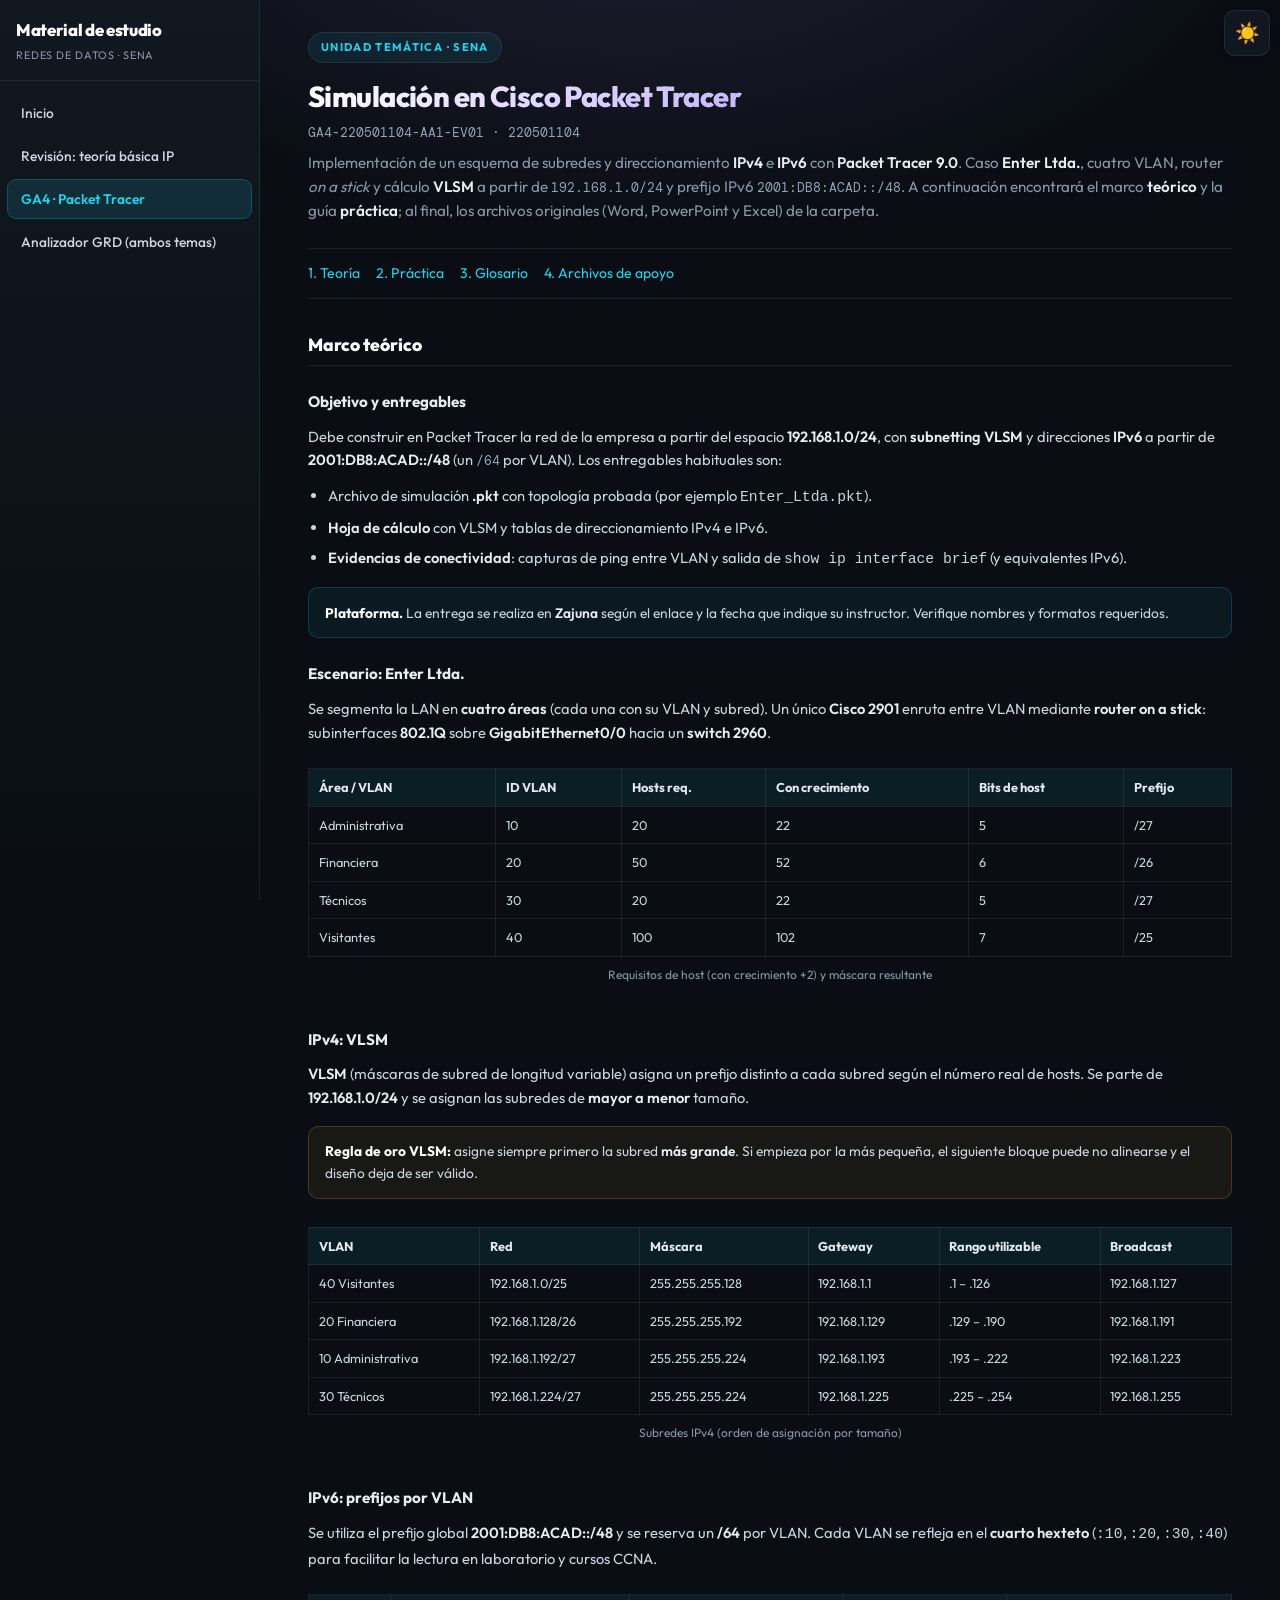
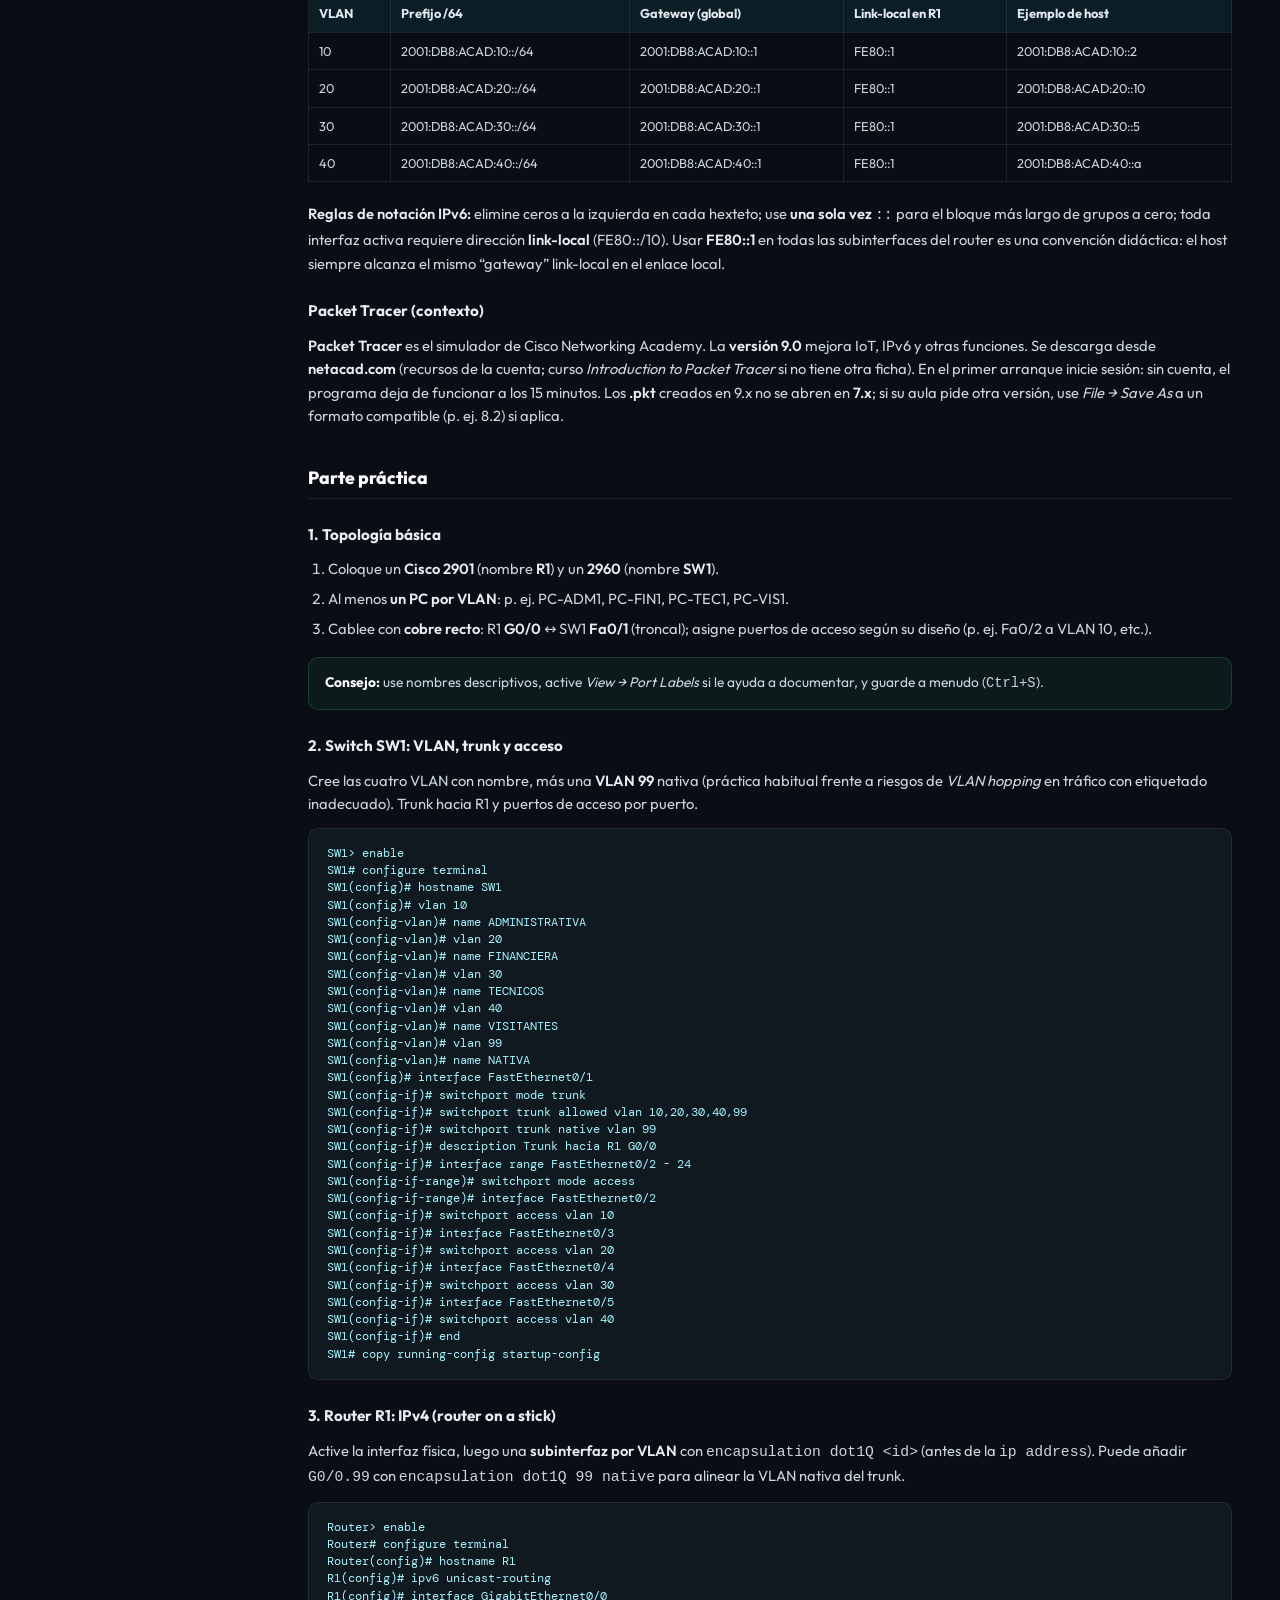
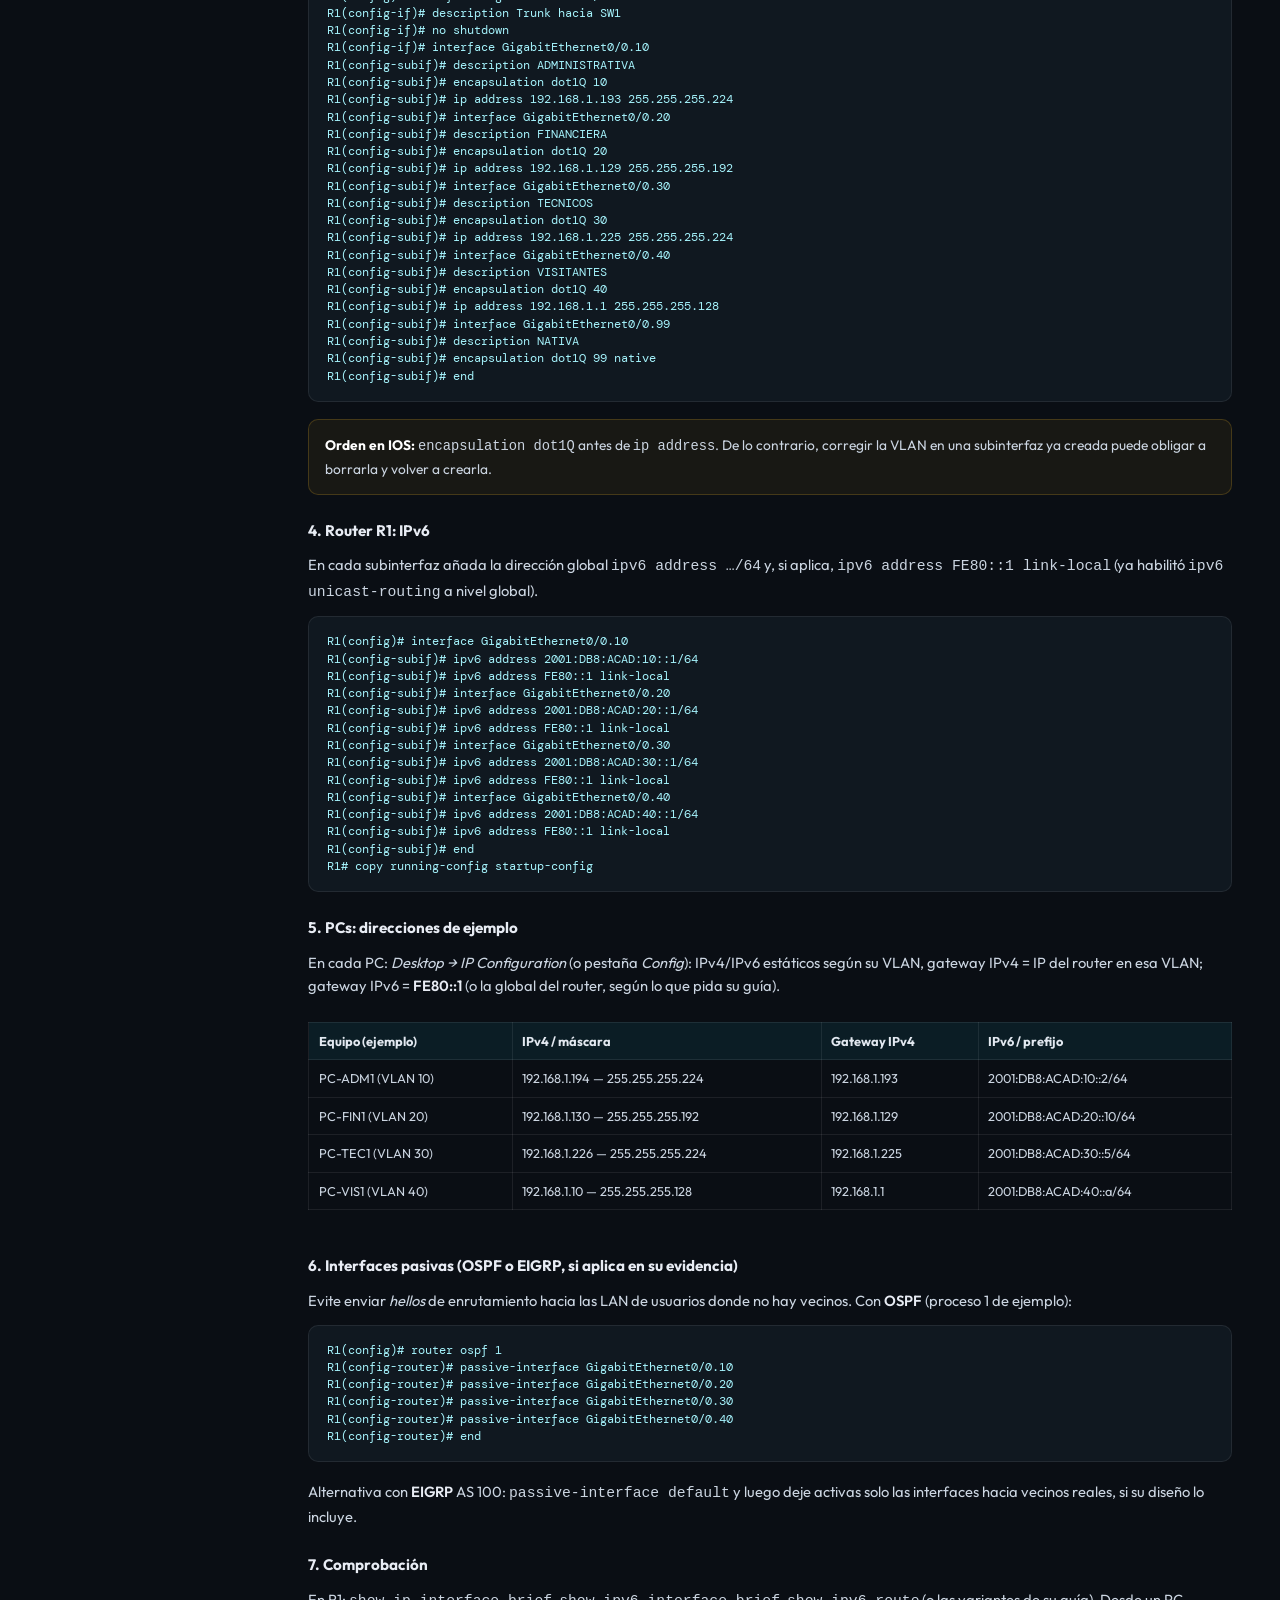
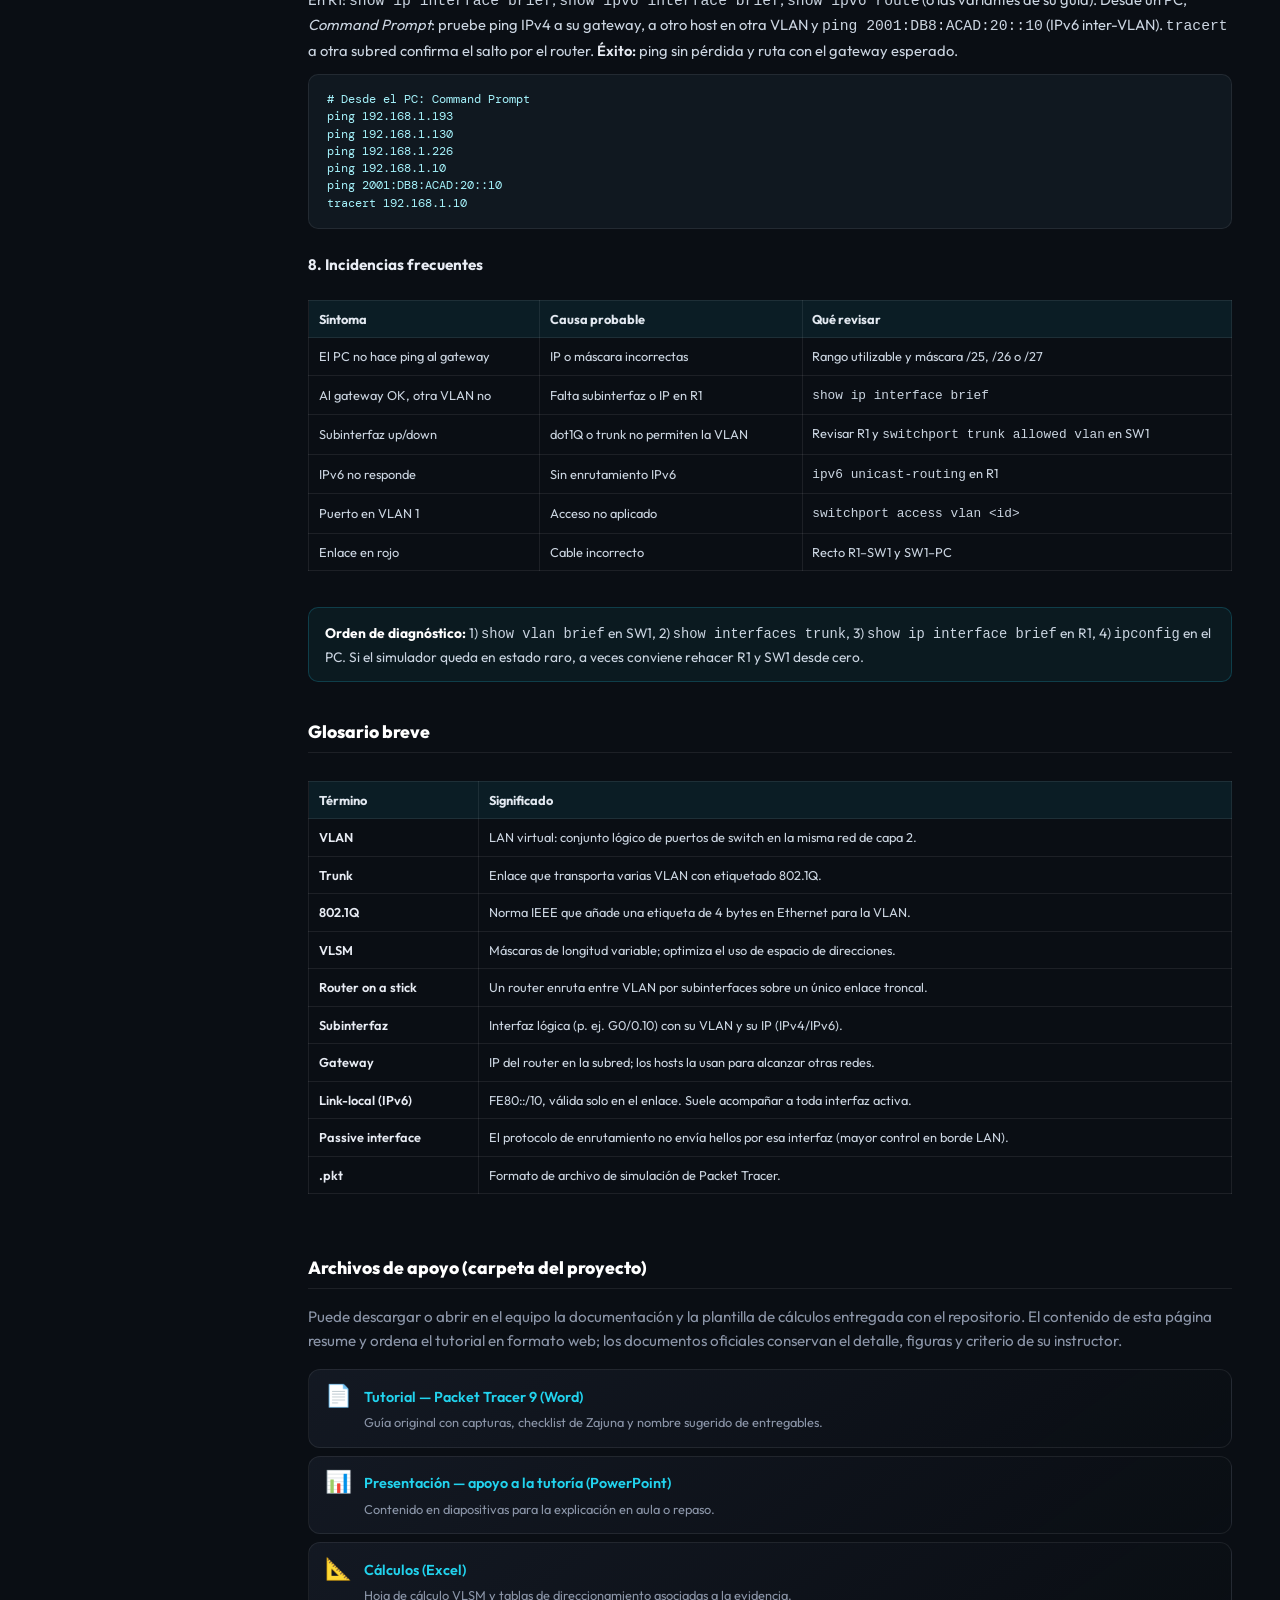
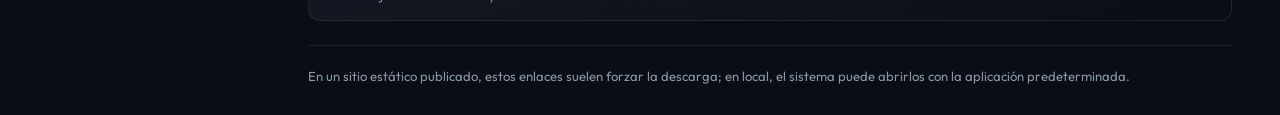
<file: GA4-220501104-AA1-EV01_Packet_Tracer.html>
<!DOCTYPE html>
<html lang="es">
<head>
  <meta charset="UTF-8">
  <meta name="viewport" content="width=device-width, initial-scale=1.0">
  <script>
    (function () {
      var t = null;
      try { t = localStorage.getItem("sena-site-theme") || localStorage.getItem("sena-index-theme"); } catch (e) {}
      var d = document.documentElement.getAttribute("data-default-theme");
      if (d !== "light" && d !== "dark") d = "dark";
      document.documentElement.setAttribute("data-theme", t === "light" || t === "dark" ? t : d);
    })();
  </script>
  <title>GA4-220501104-AA1-EV01 — Simulación en Packet Tracer</title>
  <link rel="preconnect" href="https://fonts.googleapis.com">
  <link rel="preconnect" href="https://fonts.gstatic.com" crossorigin>
  <link href="https://fonts.googleapis.com/css2?family=Outfit:wght@400;600;700;800&family=DM+Mono:wght@500&display=swap" rel="stylesheet">
  <link rel="stylesheet" href="lms-layout.css">
  <link rel="stylesheet" href="site-theme-button.css">
  <link rel="stylesheet" href="site-theme-ga4.css">
  <style>
    :root {
      --ink: #0a0e14;
      --text: #e8ecf4;
      --muted: #8b95a8;
      --edge: rgba(255, 255, 255, 0.08);
      --accent: #a78bfa;
      --accent2: #22d3ee;
    }
    * { box-sizing: border-box; margin: 0; padding: 0; }
    body {
      font-family: "Outfit", system-ui, sans-serif;
      background: var(--ink);
      color: var(--text);
      min-height: 100vh;
      line-height: 1.6;
    }
    .bg {
      position: fixed; inset: 0; z-index: 0;
      background: radial-gradient(ellipse 100% 80% at 50% -15%, rgba(167, 139, 250, 0.14) 0%, transparent 50%), var(--ink);
    }
    .wrap {
      position: relative; z-index: 1; width: 100%;
      max-width: min(100%, 88rem);
      margin: 0 auto;
      padding: clamp(1.25rem, 3vw, 2rem) clamp(1rem, 5vw, 3rem) 3rem;
    }
    .kicker {
      font-size: 0.7rem; font-weight: 700; letter-spacing: 0.12em; text-transform: uppercase; color: var(--accent2);
      border: 1px solid var(--edge); background: rgba(34, 211, 238, 0.08);
      padding: 0.35rem 0.75rem; border-radius: 100px; display: inline-block; margin-bottom: 1rem;
    }
    h1 {
      font-size: clamp(1.35rem, 4vw, 1.8rem);
      font-weight: 800;
      letter-spacing: -0.02em;
      line-height: 1.2;
      margin-bottom: 0.5rem;
      background: linear-gradient(135deg, #fff 0%, #c4b5fd 50%, #22d3ee 100%);
      -webkit-background-clip: text;
      -webkit-text-fill-color: transparent;
      background-clip: text;
    }
    .code { font-family: "DM Mono", ui-monospace, monospace; font-size: 0.82rem; color: #94a3b8; margin-bottom: 0.5rem; }
    .intro { color: var(--muted); font-size: 0.95rem; margin-bottom: 1.5rem; }
    .nav-inpage {
      display: flex; flex-wrap: wrap; gap: 0.5rem 1rem;
      padding: 0.85rem 0; margin-bottom: 2rem;
      border-top: 1px solid var(--edge); border-bottom: 1px solid var(--edge);
      font-size: 0.88rem;
    }
    .nav-inpage a { color: var(--accent2); text-decoration: none; }
    .nav-inpage a:hover { text-decoration: underline; }
    h2 {
      font-size: 1.1rem; font-weight: 800; color: #fff; margin: 2.25rem 0 1rem; padding-bottom: 0.35rem;
      border-bottom: 1px solid var(--edge);
    }
    h2:first-of-type { margin-top: 0; }
    h3 { font-size: 0.95rem; font-weight: 700; color: var(--text); margin: 1.5rem 0 0.65rem; }
    p, li { font-size: 0.92rem; color: #cbd5e1; }
    p { margin-bottom: 0.75rem; }
    ul, ol { margin: 0.5rem 0 0.9rem 1.25rem; }
    li { margin-bottom: 0.4rem; }
    strong { color: var(--text); font-weight: 600; }
    .prose a { color: var(--accent2); }
    table {
      width: 100%; border-collapse: collapse; font-size: 0.8rem; margin: 0.75rem 0 1.25rem;
    }
    th, td { border: 1px solid var(--edge); padding: 0.5rem 0.6rem; text-align: left; }
    th { background: rgba(34, 211, 238, 0.08); color: #e2e8f0; font-weight: 700; }
    td { color: #cbd5e1; }
    .overflow { overflow-x: auto; -webkit-overflow-scrolling: touch; }
    pre {
      font-family: "DM Mono", ui-monospace, monospace; font-size: 0.72rem; line-height: 1.5;
      background: #101820; border: 1px solid var(--edge); border-radius: 10px; padding: 1rem 1.1rem;
      overflow-x: auto; margin: 0.65rem 0 1.1rem; color: #a5f3fc; white-space: pre-wrap; word-break: break-word;
    }
    .callout {
      font-size: 0.86rem; padding: 0.85rem 1rem; border-radius: 10px; margin: 1rem 0; border: 1px solid var(--edge);
    }
    .callout--info { background: rgba(34, 211, 238, 0.06); border-color: rgba(34, 211, 238, 0.2); color: #cbd5e1; }
    .callout--warn { background: rgba(251, 191, 36, 0.06); border-color: rgba(251, 191, 36, 0.2); color: #cbd5e1; }
    .callout--ok { background: rgba(52, 211, 153, 0.06); border-color: rgba(52, 211, 153, 0.2); color: #cbd5e1; }
    .callout b { color: #fff; }
    h2#archivos { margin-top: 2.5rem; }
    .file {
      display: flex; align-items: flex-start; gap: 0.75rem;
      padding: 0.9rem 1rem; margin-bottom: 0.5rem;
      border: 1px solid var(--edge);
      border-radius: 12px;
      background: linear-gradient(145deg, rgba(20, 26, 36, 0.9) 0%, rgba(10, 14, 20, 0.85) 100%);
    }
    .file-ico { font-size: 1.35rem; line-height: 1; }
    .file a { color: var(--accent2); font-weight: 600; text-decoration: none; font-size: 0.9rem; }
    .file a:hover { text-decoration: underline; }
    .file p { color: var(--muted); font-size: 0.8rem; margin: 0.2rem 0 0; }
    .note { font-size: 0.82rem; color: var(--muted); margin-top: 1.5rem; padding-top: 1.25rem; border-top: 1px solid var(--edge); }
  </style>
</head>
<body>
  <div class="bg" aria-hidden="true"></div>
  <div class="lms-app">
    <button type="button" class="lms-burger" aria-label="Menú de unidades" aria-controls="lms-sidebar" aria-expanded="false">☰</button>
    <div class="lms-scrim" aria-hidden="true"></div>
    <aside id="lms-sidebar" class="lms-sidebar" aria-label="Unidades del curso">
      <div class="lms-sidebar__head">
        <a href="index.html" class="lms-sidebar__brand">Material de estudio</a>
        <span class="lms-sidebar__sub">Redes de datos · SENA</span>
      </div>
      <nav class="lms-sidebar__nav" aria-label="Módulos">
        <a href="index.html" class="lms-sidebar__link">Inicio</a>
        <a href="Revisi%C3%B3n%20Teoria%20B%C3%A1sica%20Direccionamiento%20IP.html" class="lms-sidebar__link">Revisión: teoría básica IP</a>
        <a href="GA4-220501104-AA1-EV01_Packet_Tracer.html" class="lms-sidebar__link lms-sidebar__link--active" aria-current="page">GA4 · Packet Tracer</a>
        <a href="Analizador-GRD-Redes-SENA.html" class="lms-sidebar__link">Analizador GRD (ambos temas)</a>
      </nav>
    </aside>
    <div class="lms-main">
  <button type="button" class="site-theme-btn" id="site-theme-btn" aria-pressed="false" aria-label="Alternar entre tema claro y oscuro" title="Tema claro u oscuro"></button>
  <div class="wrap prose">
    <p class="kicker">Unidad temática · SENA</p>
    <h1>Simulación en Cisco Packet Tracer</h1>
    <p class="code">GA4-220501104-AA1-EV01 · 220501104</p>
    <p class="intro">Implementación de un esquema de subredes y direccionamiento <strong>IPv4</strong> e <strong>IPv6</strong> con <strong>Packet Tracer 9.0</strong>. Caso <strong>Enter Ltda.</strong>, cuatro VLAN, router <em>on a stick</em> y cálculo <strong>VLSM</strong> a partir de <code class="code" style="font-size:0.85em">192.168.1.0/24</code> y prefijo IPv6 <code class="code" style="font-size:0.85em">2001:DB8:ACAD::/48</code>. A continuación encontrará el marco <strong>teórico</strong> y la guía <strong>práctica</strong>; al final, los archivos originales (Word, PowerPoint y Excel) de la carpeta.</p>

    <nav class="nav-inpage" aria-label="Secciones">
      <a href="#teoria">1. Teoría</a>
      <a href="#practica">2. Práctica</a>
      <a href="#glosario">3. Glosario</a>
      <a href="#archivos">4. Archivos de apoyo</a>
    </nav>

    <h2 id="teoria">Marco teórico</h2>

    <h3>Objetivo y entregables</h3>
    <p>Debe construir en Packet Tracer la red de la empresa a partir del espacio <strong>192.168.1.0/24</strong>, con <strong>subnetting VLSM</strong> y direcciones <strong>IPv6</strong> a partir de <strong>2001:DB8:ACAD::/48</strong> (un <code class="code" style="font-size:0.85em">/64</code> por VLAN). Los entregables habituales son:</p>
    <ul>
      <li>Archivo de simulación <strong>.pkt</strong> con topología probada (por ejemplo <code>Enter_Ltda.pkt</code>).</li>
      <li><strong>Hoja de cálculo</strong> con VLSM y tablas de direccionamiento IPv4 e IPv6.</li>
      <li><strong>Evidencias de conectividad</strong>: capturas de ping entre VLAN y salida de <code>show ip interface brief</code> (y equivalentes IPv6).</li>
    </ul>
    <p class="callout callout--info"><b>Plataforma.</b> La entrega se realiza en <strong>Zajuna</strong> según el enlace y la fecha que indique su instructor. Verifique nombres y formatos requeridos.</p>

    <h3>Escenario: Enter Ltda.</h3>
    <p>Se segmenta la LAN en <strong>cuatro áreas</strong> (cada una con su VLAN y subred). Un único <strong>Cisco 2901</strong> enruta entre VLAN mediante <strong>router on a stick</strong>: subinterfaces <strong>802.1Q</strong> sobre <strong>GigabitEthernet0/0</strong> hacia un <strong>switch 2960</strong>.</p>
    <div class="overflow">
      <table>
        <caption style="caption-side:bottom;font-size:0.75rem;color:var(--muted);padding:0.5rem 0 0">Requisitos de host (con crecimiento +2) y máscara resultante</caption>
        <thead>
          <tr>
            <th>Área / VLAN</th>
            <th>ID VLAN</th>
            <th>Hosts req.</th>
            <th>Con crecimiento</th>
            <th>Bits de host</th>
            <th>Prefijo</th>
          </tr>
        </thead>
        <tbody>
          <tr><td>Administrativa</td><td>10</td><td>20</td><td>22</td><td>5</td><td>/27</td></tr>
          <tr><td>Financiera</td><td>20</td><td>50</td><td>52</td><td>6</td><td>/26</td></tr>
          <tr><td>Técnicos</td><td>30</td><td>20</td><td>22</td><td>5</td><td>/27</td></tr>
          <tr><td>Visitantes</td><td>40</td><td>100</td><td>102</td><td>7</td><td>/25</td></tr>
        </tbody>
      </table>
    </div>

    <h3>IPv4: VLSM</h3>
    <p><strong>VLSM</strong> (máscaras de subred de longitud variable) asigna un prefijo distinto a cada subred según el número real de hosts. Se parte de <strong>192.168.1.0/24</strong> y se asignan las subredes de <strong>mayor a menor</strong> tamaño.</p>
    <div class="callout callout--warn"><b>Regla de oro VLSM:</b> asigne siempre primero la subred <strong>más grande</strong>. Si empieza por la más pequeña, el siguiente bloque puede no alinearse y el diseño deja de ser válido.</div>
    <div class="overflow">
      <table>
        <caption style="caption-side:bottom;font-size:0.75rem;color:var(--muted);padding:0.5rem 0 0">Subredes IPv4 (orden de asignación por tamaño)</caption>
        <thead>
          <tr>
            <th>VLAN</th>
            <th>Red</th>
            <th>Máscara</th>
            <th>Gateway</th>
            <th>Rango utilizable</th>
            <th>Broadcast</th>
          </tr>
        </thead>
        <tbody>
          <tr><td>40 Visitantes</td><td>192.168.1.0/25</td><td>255.255.255.128</td><td>192.168.1.1</td><td>.1 – .126</td><td>192.168.1.127</td></tr>
          <tr><td>20 Financiera</td><td>192.168.1.128/26</td><td>255.255.255.192</td><td>192.168.1.129</td><td>.129 – .190</td><td>192.168.1.191</td></tr>
          <tr><td>10 Administrativa</td><td>192.168.1.192/27</td><td>255.255.255.224</td><td>192.168.1.193</td><td>.193 – .222</td><td>192.168.1.223</td></tr>
          <tr><td>30 Técnicos</td><td>192.168.1.224/27</td><td>255.255.255.224</td><td>192.168.1.225</td><td>.225 – .254</td><td>192.168.1.255</td></tr>
        </tbody>
      </table>
    </div>

    <h3>IPv6: prefijos por VLAN</h3>
    <p>Se utiliza el prefijo global <strong>2001:DB8:ACAD::/48</strong> y se reserva un <strong>/64</strong> por VLAN. Cada VLAN se refleja en el <strong>cuarto hexteto</strong> (<code>:10</code>, <code>:20</code>, <code>:30</code>, <code>:40</code>) para facilitar la lectura en laboratorio y cursos CCNA.</p>
    <div class="overflow">
      <table>
        <thead>
          <tr>
            <th>VLAN</th>
            <th>Prefijo /64</th>
            <th>Gateway (global)</th>
            <th>Link-local en R1</th>
            <th>Ejemplo de host</th>
          </tr>
        </thead>
        <tbody>
          <tr><td>10</td><td>2001:DB8:ACAD:10::/64</td><td>2001:DB8:ACAD:10::1</td><td>FE80::1</td><td>2001:DB8:ACAD:10::2</td></tr>
          <tr><td>20</td><td>2001:DB8:ACAD:20::/64</td><td>2001:DB8:ACAD:20::1</td><td>FE80::1</td><td>2001:DB8:ACAD:20::10</td></tr>
          <tr><td>30</td><td>2001:DB8:ACAD:30::/64</td><td>2001:DB8:ACAD:30::1</td><td>FE80::1</td><td>2001:DB8:ACAD:30::5</td></tr>
          <tr><td>40</td><td>2001:DB8:ACAD:40::/64</td><td>2001:DB8:ACAD:40::1</td><td>FE80::1</td><td>2001:DB8:ACAD:40::a</td></tr>
        </tbody>
      </table>
    </div>
    <p><strong>Reglas de notación IPv6:</strong> elimine ceros a la izquierda en cada hexteto; use <strong>una sola vez</strong> <code>::</code> para el bloque más largo de grupos a cero; toda interfaz activa requiere dirección <strong>link-local</strong> (FE80::/10). Usar <strong>FE80::1</strong> en todas las subinterfaces del router es una convención didáctica: el host siempre alcanza el mismo “gateway” link-local en el enlace local.</p>

    <h3>Packet Tracer (contexto)</h3>
    <p><strong>Packet Tracer</strong> es el simulador de Cisco Networking Academy. La <strong>versión 9.0</strong> mejora IoT, IPv6 y otras funciones. Se descarga desde <strong>netacad.com</strong> (recursos de la cuenta; curso <em>Introduction to Packet Tracer</em> si no tiene otra ficha). En el primer arranque inicie sesión: sin cuenta, el programa deja de funcionar a los 15 minutos. Los <strong>.pkt</strong> creados en 9.x no se abren en <strong>7.x</strong>; si su aula pide otra versión, use <em>File → Save As</em> a un formato compatible (p. ej. 8.2) si aplica.</p>

    <h2 id="practica">Parte práctica</h2>

    <h3>1. Topología básica</h3>
    <ol>
      <li>Coloque un <strong>Cisco 2901</strong> (nombre <strong>R1</strong>) y un <strong>2960</strong> (nombre <strong>SW1</strong>).</li>
      <li>Al menos <strong>un PC por VLAN</strong>: p. ej. PC-ADM1, PC-FIN1, PC-TEC1, PC-VIS1.</li>
      <li>Cablee con <strong>cobre recto</strong>: R1 <strong>G0/0</strong> ↔ SW1 <strong>Fa0/1</strong> (troncal); asigne puertos de acceso según su diseño (p. ej. Fa0/2 a VLAN 10, etc.).</li>
    </ol>
    <p class="callout callout--ok"><b>Consejo:</b> use nombres descriptivos, active <em>View → Port Labels</em> si le ayuda a documentar, y guarde a menudo (<kbd>Ctrl+S</kbd>).</p>

    <h3>2. Switch SW1: VLAN, trunk y acceso</h3>
    <p>Cree las cuatro VLAN con nombre, más una <strong>VLAN 99</strong> nativa (práctica habitual frente a riesgos de <em>VLAN hopping</em> en tráfico con etiquetado inadecuado). Trunk hacia R1 y puertos de acceso por puerto.</p>
<pre>SW1> enable
SW1# configure terminal
SW1(config)# hostname SW1
SW1(config)# vlan 10
SW1(config-vlan)# name ADMINISTRATIVA
SW1(config-vlan)# vlan 20
SW1(config-vlan)# name FINANCIERA
SW1(config-vlan)# vlan 30
SW1(config-vlan)# name TECNICOS
SW1(config-vlan)# vlan 40
SW1(config-vlan)# name VISITANTES
SW1(config-vlan)# vlan 99
SW1(config-vlan)# name NATIVA
SW1(config)# interface FastEthernet0/1
SW1(config-if)# switchport mode trunk
SW1(config-if)# switchport trunk allowed vlan 10,20,30,40,99
SW1(config-if)# switchport trunk native vlan 99
SW1(config-if)# description Trunk hacia R1 G0/0
SW1(config-if)# interface range FastEthernet0/2 - 24
SW1(config-if-range)# switchport mode access
SW1(config-if-range)# interface FastEthernet0/2
SW1(config-if)# switchport access vlan 10
SW1(config-if)# interface FastEthernet0/3
SW1(config-if)# switchport access vlan 20
SW1(config-if)# interface FastEthernet0/4
SW1(config-if)# switchport access vlan 30
SW1(config-if)# interface FastEthernet0/5
SW1(config-if)# switchport access vlan 40
SW1(config-if)# end
SW1# copy running-config startup-config</pre>

    <h3>3. Router R1: IPv4 (router on a stick)</h3>
    <p>Active la interfaz física, luego una <strong>subinterfaz por VLAN</strong> con <code>encapsulation dot1Q &lt;id&gt;</code> (antes de la <code>ip address</code>). Puede añadir <code>G0/0.99</code> con <code>encapsulation dot1Q 99 native</code> para alinear la VLAN nativa del trunk.</p>
<pre>Router> enable
Router# configure terminal
Router(config)# hostname R1
R1(config)# ipv6 unicast-routing
R1(config)# interface GigabitEthernet0/0
R1(config-if)# description Trunk hacia SW1
R1(config-if)# no shutdown
R1(config-if)# interface GigabitEthernet0/0.10
R1(config-subif)# description ADMINISTRATIVA
R1(config-subif)# encapsulation dot1Q 10
R1(config-subif)# ip address 192.168.1.193 255.255.255.224
R1(config-subif)# interface GigabitEthernet0/0.20
R1(config-subif)# description FINANCIERA
R1(config-subif)# encapsulation dot1Q 20
R1(config-subif)# ip address 192.168.1.129 255.255.255.192
R1(config-subif)# interface GigabitEthernet0/0.30
R1(config-subif)# description TECNICOS
R1(config-subif)# encapsulation dot1Q 30
R1(config-subif)# ip address 192.168.1.225 255.255.255.224
R1(config-subif)# interface GigabitEthernet0/0.40
R1(config-subif)# description VISITANTES
R1(config-subif)# encapsulation dot1Q 40
R1(config-subif)# ip address 192.168.1.1 255.255.255.128
R1(config-subif)# interface GigabitEthernet0/0.99
R1(config-subif)# description NATIVA
R1(config-subif)# encapsulation dot1Q 99 native
R1(config-subif)# end</pre>
    <p class="callout callout--warn"><b>Orden en IOS:</b> <code>encapsulation dot1Q</code> antes de <code>ip address</code>. De lo contrario, corregir la VLAN en una subinterfaz ya creada puede obligar a borrarla y volver a crearla.</p>

    <h3>4. Router R1: IPv6</h3>
    <p>En cada subinterfaz añada la dirección global <code>ipv6 address …/64</code> y, si aplica, <code>ipv6 address FE80::1 link-local</code> (ya habilitó <code>ipv6 unicast-routing</code> a nivel global).</p>
<pre>R1(config)# interface GigabitEthernet0/0.10
R1(config-subif)# ipv6 address 2001:DB8:ACAD:10::1/64
R1(config-subif)# ipv6 address FE80::1 link-local
R1(config-subif)# interface GigabitEthernet0/0.20
R1(config-subif)# ipv6 address 2001:DB8:ACAD:20::1/64
R1(config-subif)# ipv6 address FE80::1 link-local
R1(config-subif)# interface GigabitEthernet0/0.30
R1(config-subif)# ipv6 address 2001:DB8:ACAD:30::1/64
R1(config-subif)# ipv6 address FE80::1 link-local
R1(config-subif)# interface GigabitEthernet0/0.40
R1(config-subif)# ipv6 address 2001:DB8:ACAD:40::1/64
R1(config-subif)# ipv6 address FE80::1 link-local
R1(config-subif)# end
R1# copy running-config startup-config</pre>

    <h3>5. PCs: direcciones de ejemplo</h3>
    <p>En cada PC: <em>Desktop → IP Configuration</em> (o pestaña <em>Config</em>): IPv4/IPv6 estáticos según su VLAN, gateway IPv4 = IP del router en esa VLAN; gateway IPv6 = <strong>FE80::1</strong> (o la global del router, según lo que pida su guía).</p>
    <div class="overflow">
      <table>
        <thead>
          <tr><th>Equipo (ejemplo)</th><th>IPv4 / máscara</th><th>Gateway IPv4</th><th>IPv6 / prefijo</th></tr>
        </thead>
        <tbody>
          <tr><td>PC-ADM1 (VLAN 10)</td><td>192.168.1.194 — 255.255.255.224</td><td>192.168.1.193</td><td>2001:DB8:ACAD:10::2/64</td></tr>
          <tr><td>PC-FIN1 (VLAN 20)</td><td>192.168.1.130 — 255.255.255.192</td><td>192.168.1.129</td><td>2001:DB8:ACAD:20::10/64</td></tr>
          <tr><td>PC-TEC1 (VLAN 30)</td><td>192.168.1.226 — 255.255.255.224</td><td>192.168.1.225</td><td>2001:DB8:ACAD:30::5/64</td></tr>
          <tr><td>PC-VIS1 (VLAN 40)</td><td>192.168.1.10 — 255.255.255.128</td><td>192.168.1.1</td><td>2001:DB8:ACAD:40::a/64</td></tr>
        </tbody>
      </table>
    </div>

    <h3>6. Interfaces pasivas (OSPF o EIGRP, si aplica en su evidencia)</h3>
    <p>Evite enviar <em>hellos</em> de enrutamiento hacia las LAN de usuarios donde no hay vecinos. Con <strong>OSPF</strong> (proceso 1 de ejemplo):</p>
<pre>R1(config)# router ospf 1
R1(config-router)# passive-interface GigabitEthernet0/0.10
R1(config-router)# passive-interface GigabitEthernet0/0.20
R1(config-router)# passive-interface GigabitEthernet0/0.30
R1(config-router)# passive-interface GigabitEthernet0/0.40
R1(config-router)# end</pre>
    <p>Alternativa con <strong>EIGRP</strong> AS 100: <code>passive-interface default</code> y luego deje activas solo las interfaces hacia vecinos reales, si su diseño lo incluye.</p>

    <h3>7. Comprobación</h3>
    <p>En R1: <code>show ip interface brief</code>, <code>show ipv6 interface brief</code>, <code>show ipv6 route</code> (o las variantes de su guía). Desde un PC, <em>Command Prompt</em>: pruebe ping IPv4 a su gateway, a otro host en otra VLAN y <code>ping 2001:DB8:ACAD:20::10</code> (IPv6 inter-VLAN). <code>tracert</code> a otra subred confirma el salto por el router. <strong>Éxito:</strong> ping sin pérdida y ruta con el gateway esperado.</p>
<pre># Desde el PC: Command Prompt
ping 192.168.1.193
ping 192.168.1.130
ping 192.168.1.226
ping 192.168.1.10
ping 2001:DB8:ACAD:20::10
tracert 192.168.1.10</pre>

    <h3>8. Incidencias frecuentes</h3>
    <div class="overflow">
      <table>
        <thead>
          <tr><th>Síntoma</th><th>Causa probable</th><th>Qué revisar</th></tr>
        </thead>
        <tbody>
          <tr><td>El PC no hace ping al gateway</td><td>IP o máscara incorrectas</td><td>Rango utilizable y máscara /25, /26 o /27</td></tr>
          <tr><td>Al gateway OK, otra VLAN no</td><td>Falta subinterfaz o IP en R1</td><td><code>show ip interface brief</code></td></tr>
          <tr><td>Subinterfaz up/down</td><td>dot1Q o trunk no permiten la VLAN</td><td>Revisar R1 y <code>switchport trunk allowed vlan</code> en SW1</td></tr>
          <tr><td>IPv6 no responde</td><td>Sin enrutamiento IPv6</td><td><code>ipv6 unicast-routing</code> en R1</td></tr>
          <tr><td>Puerto en VLAN 1</td><td>Acceso no aplicado</td><td><code>switchport access vlan &lt;id&gt;</code></td></tr>
          <tr><td>Enlace en rojo</td><td>Cable incorrecto</td><td>Recto R1–SW1 y SW1–PC</td></tr>
        </tbody>
      </table>
    </div>
    <p class="callout callout--info"><b>Orden de diagnóstico:</b> 1) <code>show vlan brief</code> en SW1, 2) <code>show interfaces trunk</code>, 3) <code>show ip interface brief</code> en R1, 4) <code>ipconfig</code> en el PC. Si el simulador queda en estado raro, a veces conviene rehacer R1 y SW1 desde cero.</p>

    <h2 id="glosario">Glosario breve</h2>
    <div class="overflow">
      <table>
        <thead>
          <tr><th>Término</th><th>Significado</th></tr>
        </thead>
        <tbody>
          <tr><td><strong>VLAN</strong></td><td>LAN virtual: conjunto lógico de puertos de switch en la misma red de capa 2.</td></tr>
          <tr><td><strong>Trunk</strong></td><td>Enlace que transporta varias VLAN con etiquetado 802.1Q.</td></tr>
          <tr><td><strong>802.1Q</strong></td><td>Norma IEEE que añade una etiqueta de 4 bytes en Ethernet para la VLAN.</td></tr>
          <tr><td><strong>VLSM</strong></td><td>Máscaras de longitud variable; optimiza el uso de espacio de direcciones.</td></tr>
          <tr><td><strong>Router on a stick</strong></td><td>Un router enruta entre VLAN por subinterfaces sobre un único enlace troncal.</td></tr>
          <tr><td><strong>Subinterfaz</strong></td><td>Interfaz lógica (p. ej. G0/0.10) con su VLAN y su IP (IPv4/IPv6).</td></tr>
          <tr><td><strong>Gateway</strong></td><td>IP del router en la subred; los hosts la usan para alcanzar otras redes.</td></tr>
          <tr><td><strong>Link-local (IPv6)</strong></td><td>FE80::/10, válida solo en el enlace. Suele acompañar a toda interfaz activa.</td></tr>
          <tr><td><strong>Passive interface</strong></td><td>El protocolo de enrutamiento no envía hellos por esa interfaz (mayor control en borde LAN).</td></tr>
          <tr><td><strong>.pkt</strong></td><td>Formato de archivo de simulación de Packet Tracer.</td></tr>
        </tbody>
      </table>
    </div>

    <h2 id="archivos">Archivos de apoyo (carpeta del proyecto)</h2>
    <p class="intro" style="margin-bottom:1rem">Puede descargar o abrir en el equipo la documentación y la plantilla de cálculos entregada con el repositorio. El contenido de esta página resume y ordena el tutorial en formato web; los documentos oficiales conservan el detalle, figuras y criterio de su instructor.</p>
    <ul style="list-style:none;margin-left:0">
      <li>
        <div class="file">
          <span class="file-ico" aria-hidden="true">📄</span>
          <div>
            <a href="GA4-220501104-AA1-EV01_Tutorial_PacketTracer9_SENA.docx">Tutorial — Packet Tracer 9 (Word)</a>
            <p>Guía original con capturas, checklist de Zajuna y nombre sugerido de entregables.</p>
          </div>
        </div>
      </li>
      <li>
        <div class="file">
          <span class="file-ico" aria-hidden="true">📊</span>
          <div>
            <a href="GA4-220501104-AA1-EV01_Tutorial_SENA_v2.pptx">Presentación — apoyo a la tutoría (PowerPoint)</a>
            <p>Contenido en diapositivas para la explicación en aula o repaso.</p>
          </div>
        </div>
      </li>
      <li>
        <div class="file">
          <span class="file-ico" aria-hidden="true">📐</span>
          <div>
            <a href="GA4-220501104-AA1-EV01_Calculos_SENA.xlsx">Cálculos (Excel)</a>
            <p>Hoja de cálculo VLSM y tablas de direccionamiento asociadas a la evidencia.</p>
          </div>
        </div>
      </li>
    </ul>
    <p class="note">En un sitio estático publicado, estos enlaces suelen forzar la descarga; en local, el sistema puede abrirlos con la aplicación predeterminada.</p>
  </div>
  </div><!-- lms-main -->
  </div><!-- lms-app -->
  <script src="lms.js" defer></script>
  <script src="site-theme.js" defer></script>
</body>
</html>
</file>
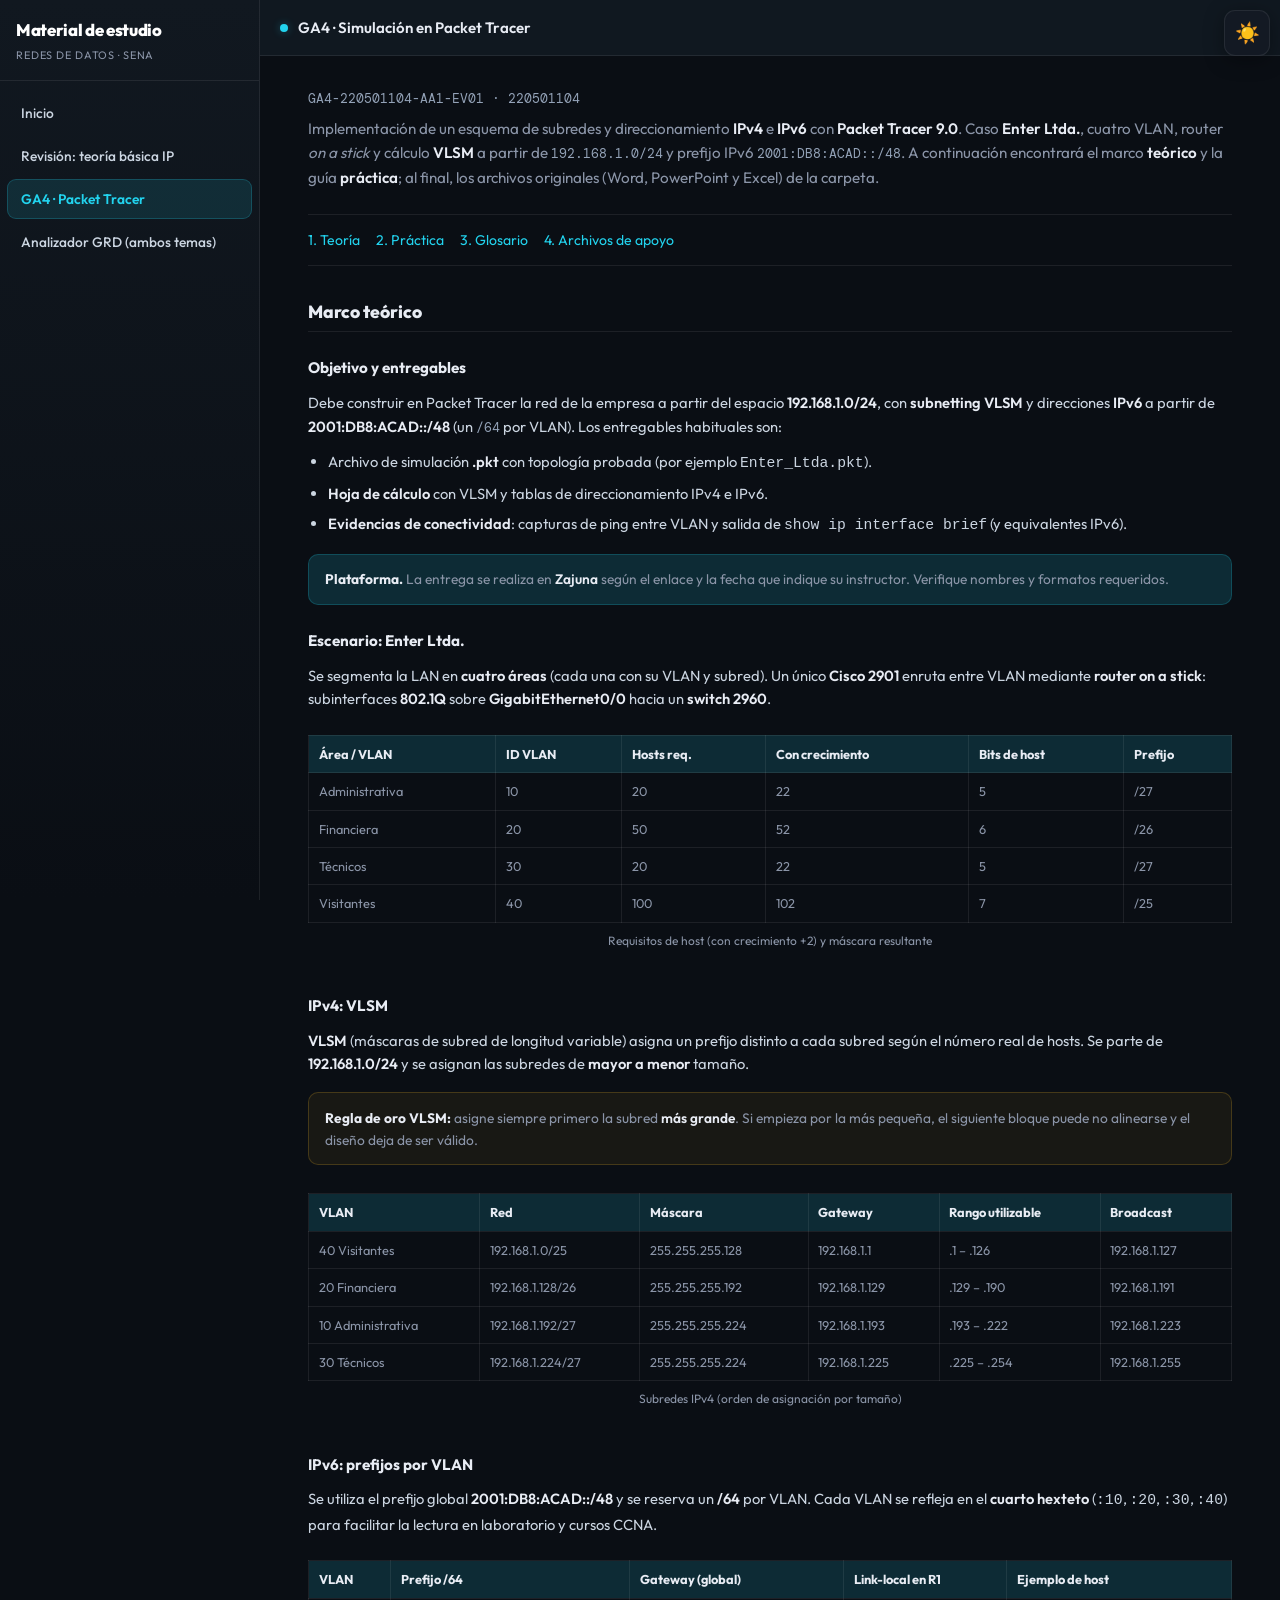
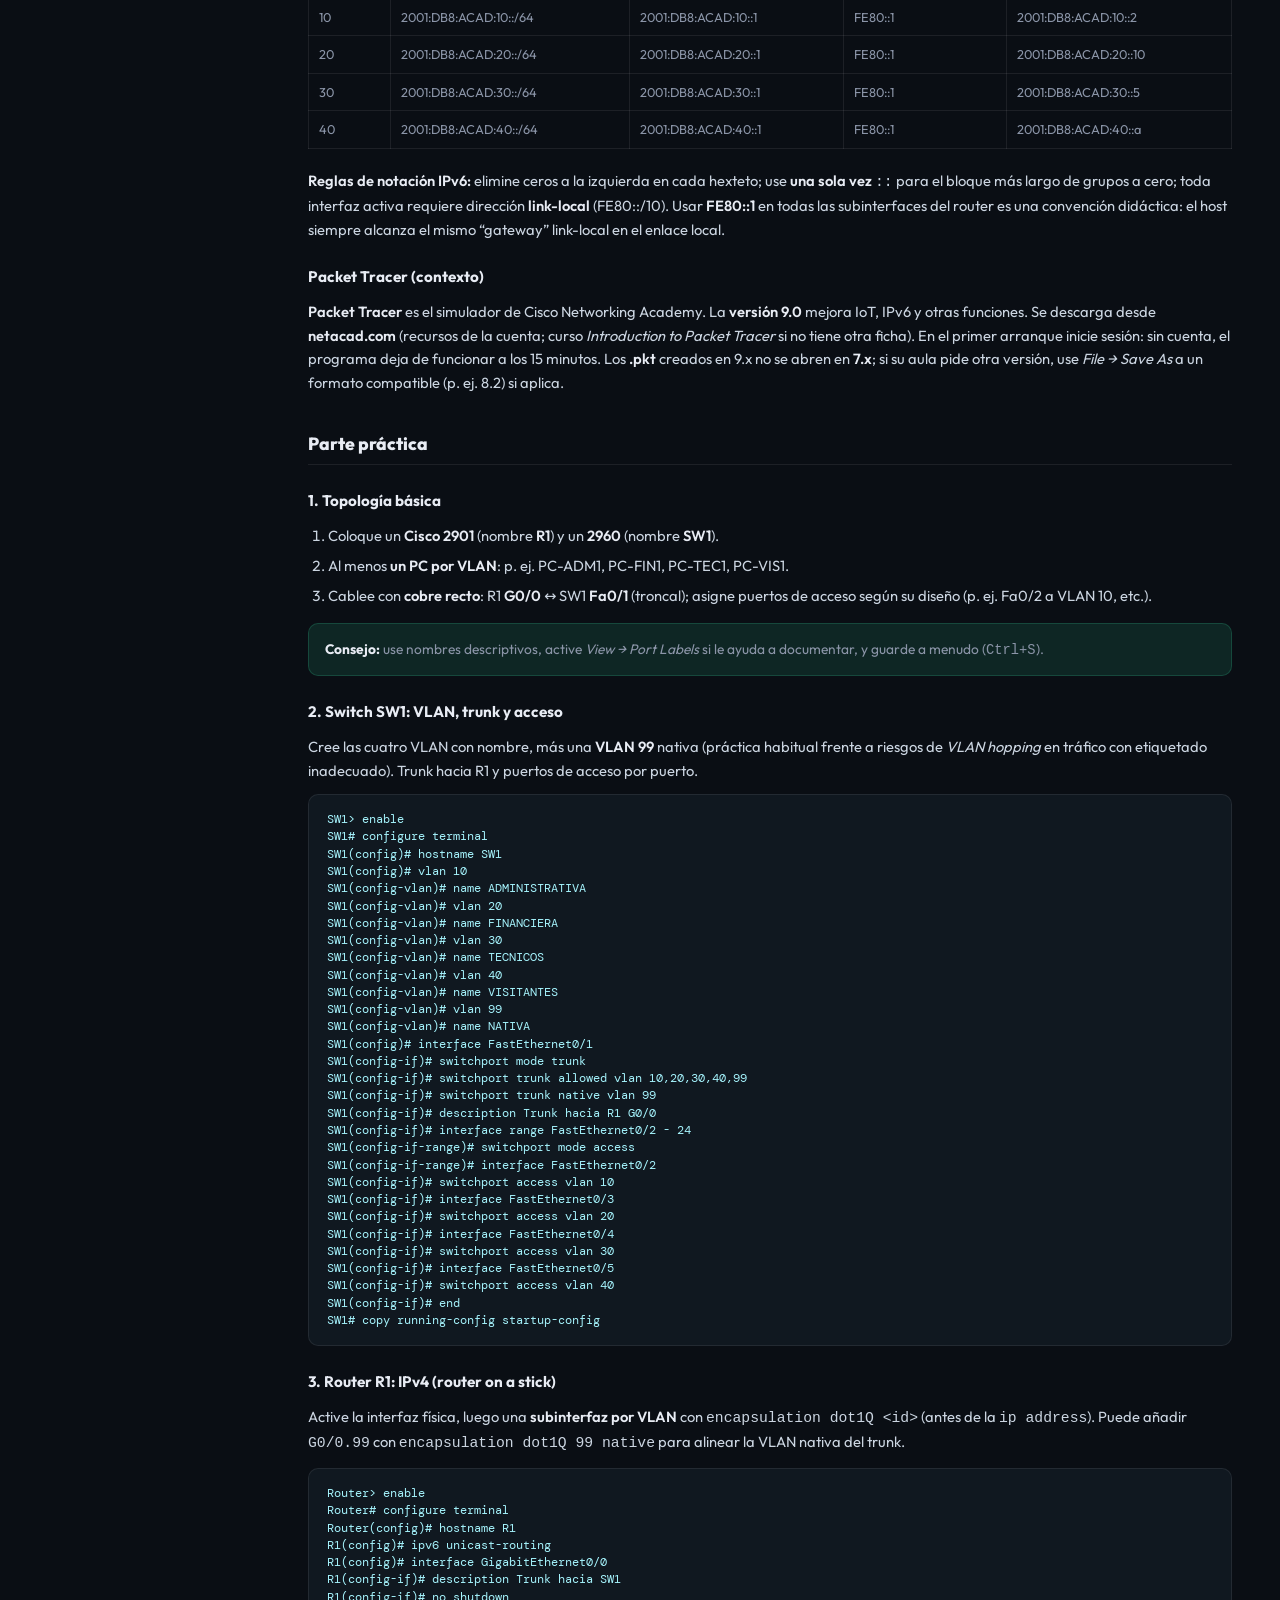
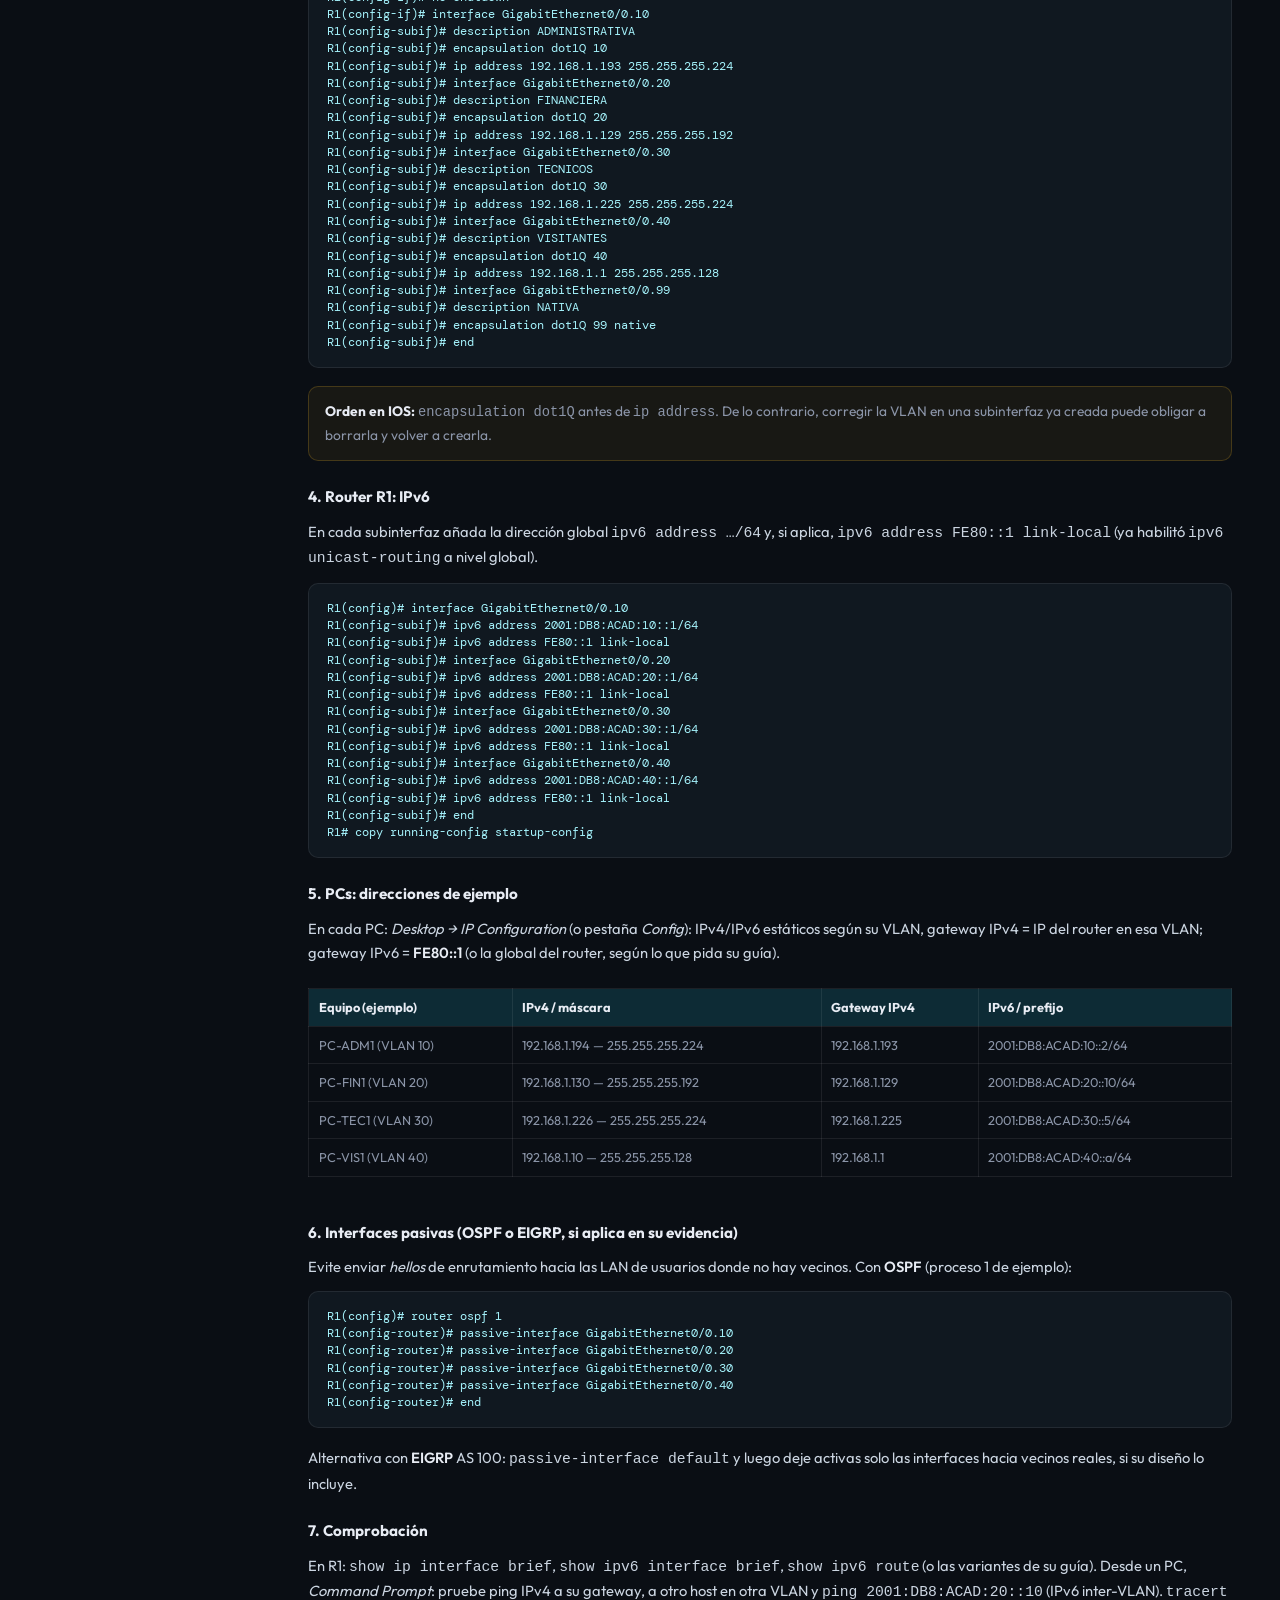
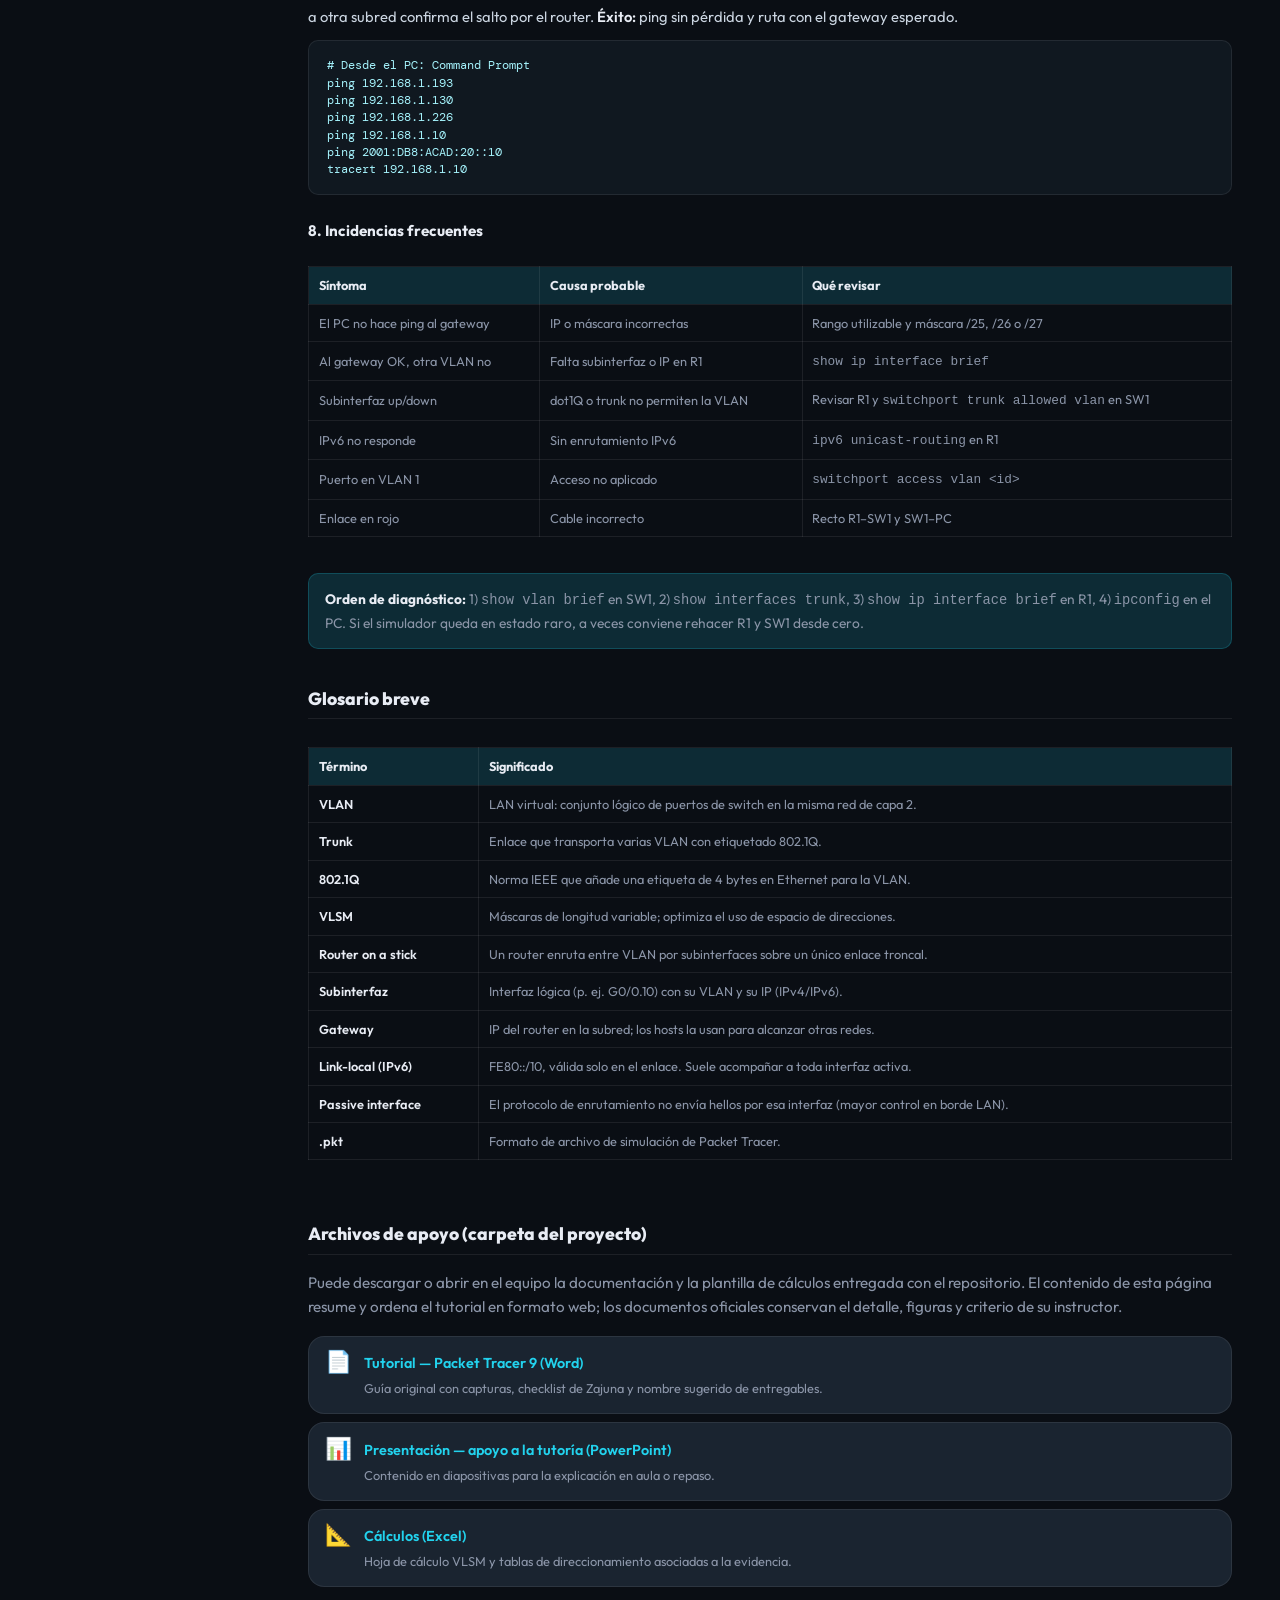
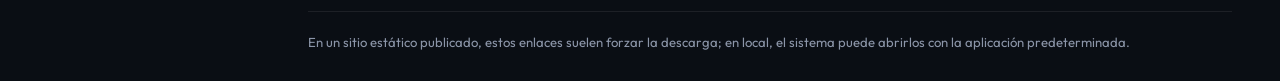
<file: ga4-packet-tracer.html>
<!DOCTYPE html>
<html lang="es">
<head>
  <meta charset="UTF-8">
  <meta name="viewport" content="width=device-width, initial-scale=1.0">
  <script src="./js/theme-init.js"></script>
  <title>GA4-220501104-AA1-EV01 — Simulación en Packet Tracer</title>
  <link rel="preconnect" href="https://fonts.googleapis.com">
  <link rel="preconnect" href="https://fonts.gstatic.com" crossorigin>
  <link href="https://fonts.googleapis.com/css2?family=Outfit:wght@400;600;700;800&family=DM+Mono:wght@500&display=swap" rel="stylesheet">
  <link rel="stylesheet" href="./css/lms-layout.css">
  <link rel="stylesheet" href="./css/site-theme-button.css">
  <link rel="stylesheet" href="./css/site-theme-ga4.css">
  <link rel="stylesheet" href="./css/ga4-packet-tracer.css">
</head>
<body>
  <div class="lms-app">
    <button type="button" class="lms-burger" aria-label="Menú de unidades" aria-controls="lms-sidebar" aria-expanded="false">☰</button>
    <div class="lms-scrim" aria-hidden="true"></div>
    <aside id="lms-sidebar" class="lms-sidebar" aria-label="Unidades del curso">
      <div class="lms-sidebar__head">
        <a href="./index.html" class="lms-sidebar__brand">Material de estudio</a>
        <span class="lms-sidebar__sub">Redes de datos · SENA</span>
      </div>
      <nav class="lms-sidebar__nav" aria-label="Módulos">
        <a href="./index.html" class="lms-sidebar__link">Inicio</a>
        <a href="./revision-direccionamiento-ip.html" class="lms-sidebar__link">Revisión: teoría básica IP</a>
        <a href="./ga4-packet-tracer.html" class="lms-sidebar__link lms-sidebar__link--active" aria-current="page">GA4 · Packet Tracer</a>
        <a href="./analizador-grd.html" class="lms-sidebar__link">Analizador GRD (ambos temas)</a>
      </nav>
    </aside>
    <div class="lms-main">
  <button type="button" class="site-theme-btn" id="site-theme-btn" aria-pressed="false" aria-label="Alternar entre tema claro y oscuro" title="Tema claro u oscuro"></button>
  <header class="site-header">
    <div class="logo">
      <div class="logo-dot"></div>
      GA4 · Simulación en Packet Tracer
    </div>
  </header>
  <div class="wrap prose">
    <p class="code">GA4-220501104-AA1-EV01 · 220501104</p>
    <p class="intro">Implementación de un esquema de subredes y direccionamiento <strong>IPv4</strong> e <strong>IPv6</strong> con <strong>Packet Tracer 9.0</strong>. Caso <strong>Enter Ltda.</strong>, cuatro VLAN, router <em>on a stick</em> y cálculo <strong>VLSM</strong> a partir de <code class="code" style="font-size:0.85em">192.168.1.0/24</code> y prefijo IPv6 <code class="code" style="font-size:0.85em">2001:DB8:ACAD::/48</code>. A continuación encontrará el marco <strong>teórico</strong> y la guía <strong>práctica</strong>; al final, los archivos originales (Word, PowerPoint y Excel) de la carpeta.</p>

    <nav class="nav-inpage" aria-label="Secciones">
      <a href="#teoria">1. Teoría</a>
      <a href="#practica">2. Práctica</a>
      <a href="#glosario">3. Glosario</a>
      <a href="#archivos">4. Archivos de apoyo</a>
    </nav>

    <h2 id="teoria">Marco teórico</h2>

    <h3>Objetivo y entregables</h3>
    <p>Debe construir en Packet Tracer la red de la empresa a partir del espacio <strong>192.168.1.0/24</strong>, con <strong>subnetting VLSM</strong> y direcciones <strong>IPv6</strong> a partir de <strong>2001:DB8:ACAD::/48</strong> (un <code class="code" style="font-size:0.85em">/64</code> por VLAN). Los entregables habituales son:</p>
    <ul>
      <li>Archivo de simulación <strong>.pkt</strong> con topología probada (por ejemplo <code>Enter_Ltda.pkt</code>).</li>
      <li><strong>Hoja de cálculo</strong> con VLSM y tablas de direccionamiento IPv4 e IPv6.</li>
      <li><strong>Evidencias de conectividad</strong>: capturas de ping entre VLAN y salida de <code>show ip interface brief</code> (y equivalentes IPv6).</li>
    </ul>
    <p class="callout callout--info"><b>Plataforma.</b> La entrega se realiza en <strong>Zajuna</strong> según el enlace y la fecha que indique su instructor. Verifique nombres y formatos requeridos.</p>

    <h3>Escenario: Enter Ltda.</h3>
    <p>Se segmenta la LAN en <strong>cuatro áreas</strong> (cada una con su VLAN y subred). Un único <strong>Cisco 2901</strong> enruta entre VLAN mediante <strong>router on a stick</strong>: subinterfaces <strong>802.1Q</strong> sobre <strong>GigabitEthernet0/0</strong> hacia un <strong>switch 2960</strong>.</p>
    <div class="overflow">
      <table>
        <caption style="caption-side:bottom;font-size:0.75rem;color:var(--muted);padding:0.5rem 0 0">Requisitos de host (con crecimiento +2) y máscara resultante</caption>
        <thead>
          <tr>
            <th>Área / VLAN</th>
            <th>ID VLAN</th>
            <th>Hosts req.</th>
            <th>Con crecimiento</th>
            <th>Bits de host</th>
            <th>Prefijo</th>
          </tr>
        </thead>
        <tbody>
          <tr><td>Administrativa</td><td>10</td><td>20</td><td>22</td><td>5</td><td>/27</td></tr>
          <tr><td>Financiera</td><td>20</td><td>50</td><td>52</td><td>6</td><td>/26</td></tr>
          <tr><td>Técnicos</td><td>30</td><td>20</td><td>22</td><td>5</td><td>/27</td></tr>
          <tr><td>Visitantes</td><td>40</td><td>100</td><td>102</td><td>7</td><td>/25</td></tr>
        </tbody>
      </table>
    </div>

    <h3>IPv4: VLSM</h3>
    <p><strong>VLSM</strong> (máscaras de subred de longitud variable) asigna un prefijo distinto a cada subred según el número real de hosts. Se parte de <strong>192.168.1.0/24</strong> y se asignan las subredes de <strong>mayor a menor</strong> tamaño.</p>
    <div class="callout callout--warn"><b>Regla de oro VLSM:</b> asigne siempre primero la subred <strong>más grande</strong>. Si empieza por la más pequeña, el siguiente bloque puede no alinearse y el diseño deja de ser válido.</div>
    <div class="overflow">
      <table>
        <caption style="caption-side:bottom;font-size:0.75rem;color:var(--muted);padding:0.5rem 0 0">Subredes IPv4 (orden de asignación por tamaño)</caption>
        <thead>
          <tr>
            <th>VLAN</th>
            <th>Red</th>
            <th>Máscara</th>
            <th>Gateway</th>
            <th>Rango utilizable</th>
            <th>Broadcast</th>
          </tr>
        </thead>
        <tbody>
          <tr><td>40 Visitantes</td><td>192.168.1.0/25</td><td>255.255.255.128</td><td>192.168.1.1</td><td>.1 – .126</td><td>192.168.1.127</td></tr>
          <tr><td>20 Financiera</td><td>192.168.1.128/26</td><td>255.255.255.192</td><td>192.168.1.129</td><td>.129 – .190</td><td>192.168.1.191</td></tr>
          <tr><td>10 Administrativa</td><td>192.168.1.192/27</td><td>255.255.255.224</td><td>192.168.1.193</td><td>.193 – .222</td><td>192.168.1.223</td></tr>
          <tr><td>30 Técnicos</td><td>192.168.1.224/27</td><td>255.255.255.224</td><td>192.168.1.225</td><td>.225 – .254</td><td>192.168.1.255</td></tr>
        </tbody>
      </table>
    </div>

    <h3>IPv6: prefijos por VLAN</h3>
    <p>Se utiliza el prefijo global <strong>2001:DB8:ACAD::/48</strong> y se reserva un <strong>/64</strong> por VLAN. Cada VLAN se refleja en el <strong>cuarto hexteto</strong> (<code>:10</code>, <code>:20</code>, <code>:30</code>, <code>:40</code>) para facilitar la lectura en laboratorio y cursos CCNA.</p>
    <div class="overflow">
      <table>
        <thead>
          <tr>
            <th>VLAN</th>
            <th>Prefijo /64</th>
            <th>Gateway (global)</th>
            <th>Link-local en R1</th>
            <th>Ejemplo de host</th>
          </tr>
        </thead>
        <tbody>
          <tr><td>10</td><td>2001:DB8:ACAD:10::/64</td><td>2001:DB8:ACAD:10::1</td><td>FE80::1</td><td>2001:DB8:ACAD:10::2</td></tr>
          <tr><td>20</td><td>2001:DB8:ACAD:20::/64</td><td>2001:DB8:ACAD:20::1</td><td>FE80::1</td><td>2001:DB8:ACAD:20::10</td></tr>
          <tr><td>30</td><td>2001:DB8:ACAD:30::/64</td><td>2001:DB8:ACAD:30::1</td><td>FE80::1</td><td>2001:DB8:ACAD:30::5</td></tr>
          <tr><td>40</td><td>2001:DB8:ACAD:40::/64</td><td>2001:DB8:ACAD:40::1</td><td>FE80::1</td><td>2001:DB8:ACAD:40::a</td></tr>
        </tbody>
      </table>
    </div>
    <p><strong>Reglas de notación IPv6:</strong> elimine ceros a la izquierda en cada hexteto; use <strong>una sola vez</strong> <code>::</code> para el bloque más largo de grupos a cero; toda interfaz activa requiere dirección <strong>link-local</strong> (FE80::/10). Usar <strong>FE80::1</strong> en todas las subinterfaces del router es una convención didáctica: el host siempre alcanza el mismo “gateway” link-local en el enlace local.</p>

    <h3>Packet Tracer (contexto)</h3>
    <p><strong>Packet Tracer</strong> es el simulador de Cisco Networking Academy. La <strong>versión 9.0</strong> mejora IoT, IPv6 y otras funciones. Se descarga desde <strong>netacad.com</strong> (recursos de la cuenta; curso <em>Introduction to Packet Tracer</em> si no tiene otra ficha). En el primer arranque inicie sesión: sin cuenta, el programa deja de funcionar a los 15 minutos. Los <strong>.pkt</strong> creados en 9.x no se abren en <strong>7.x</strong>; si su aula pide otra versión, use <em>File → Save As</em> a un formato compatible (p. ej. 8.2) si aplica.</p>

    <h2 id="practica">Parte práctica</h2>

    <h3>1. Topología básica</h3>
    <ol>
      <li>Coloque un <strong>Cisco 2901</strong> (nombre <strong>R1</strong>) y un <strong>2960</strong> (nombre <strong>SW1</strong>).</li>
      <li>Al menos <strong>un PC por VLAN</strong>: p. ej. PC-ADM1, PC-FIN1, PC-TEC1, PC-VIS1.</li>
      <li>Cablee con <strong>cobre recto</strong>: R1 <strong>G0/0</strong> ↔ SW1 <strong>Fa0/1</strong> (troncal); asigne puertos de acceso según su diseño (p. ej. Fa0/2 a VLAN 10, etc.).</li>
    </ol>
    <p class="callout callout--ok"><b>Consejo:</b> use nombres descriptivos, active <em>View → Port Labels</em> si le ayuda a documentar, y guarde a menudo (<kbd>Ctrl+S</kbd>).</p>

    <h3>2. Switch SW1: VLAN, trunk y acceso</h3>
    <p>Cree las cuatro VLAN con nombre, más una <strong>VLAN 99</strong> nativa (práctica habitual frente a riesgos de <em>VLAN hopping</em> en tráfico con etiquetado inadecuado). Trunk hacia R1 y puertos de acceso por puerto.</p>
<pre>SW1> enable
SW1# configure terminal
SW1(config)# hostname SW1
SW1(config)# vlan 10
SW1(config-vlan)# name ADMINISTRATIVA
SW1(config-vlan)# vlan 20
SW1(config-vlan)# name FINANCIERA
SW1(config-vlan)# vlan 30
SW1(config-vlan)# name TECNICOS
SW1(config-vlan)# vlan 40
SW1(config-vlan)# name VISITANTES
SW1(config-vlan)# vlan 99
SW1(config-vlan)# name NATIVA
SW1(config)# interface FastEthernet0/1
SW1(config-if)# switchport mode trunk
SW1(config-if)# switchport trunk allowed vlan 10,20,30,40,99
SW1(config-if)# switchport trunk native vlan 99
SW1(config-if)# description Trunk hacia R1 G0/0
SW1(config-if)# interface range FastEthernet0/2 - 24
SW1(config-if-range)# switchport mode access
SW1(config-if-range)# interface FastEthernet0/2
SW1(config-if)# switchport access vlan 10
SW1(config-if)# interface FastEthernet0/3
SW1(config-if)# switchport access vlan 20
SW1(config-if)# interface FastEthernet0/4
SW1(config-if)# switchport access vlan 30
SW1(config-if)# interface FastEthernet0/5
SW1(config-if)# switchport access vlan 40
SW1(config-if)# end
SW1# copy running-config startup-config</pre>

    <h3>3. Router R1: IPv4 (router on a stick)</h3>
    <p>Active la interfaz física, luego una <strong>subinterfaz por VLAN</strong> con <code>encapsulation dot1Q &lt;id&gt;</code> (antes de la <code>ip address</code>). Puede añadir <code>G0/0.99</code> con <code>encapsulation dot1Q 99 native</code> para alinear la VLAN nativa del trunk.</p>
<pre>Router> enable
Router# configure terminal
Router(config)# hostname R1
R1(config)# ipv6 unicast-routing
R1(config)# interface GigabitEthernet0/0
R1(config-if)# description Trunk hacia SW1
R1(config-if)# no shutdown
R1(config-if)# interface GigabitEthernet0/0.10
R1(config-subif)# description ADMINISTRATIVA
R1(config-subif)# encapsulation dot1Q 10
R1(config-subif)# ip address 192.168.1.193 255.255.255.224
R1(config-subif)# interface GigabitEthernet0/0.20
R1(config-subif)# description FINANCIERA
R1(config-subif)# encapsulation dot1Q 20
R1(config-subif)# ip address 192.168.1.129 255.255.255.192
R1(config-subif)# interface GigabitEthernet0/0.30
R1(config-subif)# description TECNICOS
R1(config-subif)# encapsulation dot1Q 30
R1(config-subif)# ip address 192.168.1.225 255.255.255.224
R1(config-subif)# interface GigabitEthernet0/0.40
R1(config-subif)# description VISITANTES
R1(config-subif)# encapsulation dot1Q 40
R1(config-subif)# ip address 192.168.1.1 255.255.255.128
R1(config-subif)# interface GigabitEthernet0/0.99
R1(config-subif)# description NATIVA
R1(config-subif)# encapsulation dot1Q 99 native
R1(config-subif)# end</pre>
    <p class="callout callout--warn"><b>Orden en IOS:</b> <code>encapsulation dot1Q</code> antes de <code>ip address</code>. De lo contrario, corregir la VLAN en una subinterfaz ya creada puede obligar a borrarla y volver a crearla.</p>

    <h3>4. Router R1: IPv6</h3>
    <p>En cada subinterfaz añada la dirección global <code>ipv6 address …/64</code> y, si aplica, <code>ipv6 address FE80::1 link-local</code> (ya habilitó <code>ipv6 unicast-routing</code> a nivel global).</p>
<pre>R1(config)# interface GigabitEthernet0/0.10
R1(config-subif)# ipv6 address 2001:DB8:ACAD:10::1/64
R1(config-subif)# ipv6 address FE80::1 link-local
R1(config-subif)# interface GigabitEthernet0/0.20
R1(config-subif)# ipv6 address 2001:DB8:ACAD:20::1/64
R1(config-subif)# ipv6 address FE80::1 link-local
R1(config-subif)# interface GigabitEthernet0/0.30
R1(config-subif)# ipv6 address 2001:DB8:ACAD:30::1/64
R1(config-subif)# ipv6 address FE80::1 link-local
R1(config-subif)# interface GigabitEthernet0/0.40
R1(config-subif)# ipv6 address 2001:DB8:ACAD:40::1/64
R1(config-subif)# ipv6 address FE80::1 link-local
R1(config-subif)# end
R1# copy running-config startup-config</pre>

    <h3>5. PCs: direcciones de ejemplo</h3>
    <p>En cada PC: <em>Desktop → IP Configuration</em> (o pestaña <em>Config</em>): IPv4/IPv6 estáticos según su VLAN, gateway IPv4 = IP del router en esa VLAN; gateway IPv6 = <strong>FE80::1</strong> (o la global del router, según lo que pida su guía).</p>
    <div class="overflow">
      <table>
        <thead>
          <tr><th>Equipo (ejemplo)</th><th>IPv4 / máscara</th><th>Gateway IPv4</th><th>IPv6 / prefijo</th></tr>
        </thead>
        <tbody>
          <tr><td>PC-ADM1 (VLAN 10)</td><td>192.168.1.194 — 255.255.255.224</td><td>192.168.1.193</td><td>2001:DB8:ACAD:10::2/64</td></tr>
          <tr><td>PC-FIN1 (VLAN 20)</td><td>192.168.1.130 — 255.255.255.192</td><td>192.168.1.129</td><td>2001:DB8:ACAD:20::10/64</td></tr>
          <tr><td>PC-TEC1 (VLAN 30)</td><td>192.168.1.226 — 255.255.255.224</td><td>192.168.1.225</td><td>2001:DB8:ACAD:30::5/64</td></tr>
          <tr><td>PC-VIS1 (VLAN 40)</td><td>192.168.1.10 — 255.255.255.128</td><td>192.168.1.1</td><td>2001:DB8:ACAD:40::a/64</td></tr>
        </tbody>
      </table>
    </div>

    <h3>6. Interfaces pasivas (OSPF o EIGRP, si aplica en su evidencia)</h3>
    <p>Evite enviar <em>hellos</em> de enrutamiento hacia las LAN de usuarios donde no hay vecinos. Con <strong>OSPF</strong> (proceso 1 de ejemplo):</p>
<pre>R1(config)# router ospf 1
R1(config-router)# passive-interface GigabitEthernet0/0.10
R1(config-router)# passive-interface GigabitEthernet0/0.20
R1(config-router)# passive-interface GigabitEthernet0/0.30
R1(config-router)# passive-interface GigabitEthernet0/0.40
R1(config-router)# end</pre>
    <p>Alternativa con <strong>EIGRP</strong> AS 100: <code>passive-interface default</code> y luego deje activas solo las interfaces hacia vecinos reales, si su diseño lo incluye.</p>

    <h3>7. Comprobación</h3>
    <p>En R1: <code>show ip interface brief</code>, <code>show ipv6 interface brief</code>, <code>show ipv6 route</code> (o las variantes de su guía). Desde un PC, <em>Command Prompt</em>: pruebe ping IPv4 a su gateway, a otro host en otra VLAN y <code>ping 2001:DB8:ACAD:20::10</code> (IPv6 inter-VLAN). <code>tracert</code> a otra subred confirma el salto por el router. <strong>Éxito:</strong> ping sin pérdida y ruta con el gateway esperado.</p>
<pre># Desde el PC: Command Prompt
ping 192.168.1.193
ping 192.168.1.130
ping 192.168.1.226
ping 192.168.1.10
ping 2001:DB8:ACAD:20::10
tracert 192.168.1.10</pre>

    <h3>8. Incidencias frecuentes</h3>
    <div class="overflow">
      <table>
        <thead>
          <tr><th>Síntoma</th><th>Causa probable</th><th>Qué revisar</th></tr>
        </thead>
        <tbody>
          <tr><td>El PC no hace ping al gateway</td><td>IP o máscara incorrectas</td><td>Rango utilizable y máscara /25, /26 o /27</td></tr>
          <tr><td>Al gateway OK, otra VLAN no</td><td>Falta subinterfaz o IP en R1</td><td><code>show ip interface brief</code></td></tr>
          <tr><td>Subinterfaz up/down</td><td>dot1Q o trunk no permiten la VLAN</td><td>Revisar R1 y <code>switchport trunk allowed vlan</code> en SW1</td></tr>
          <tr><td>IPv6 no responde</td><td>Sin enrutamiento IPv6</td><td><code>ipv6 unicast-routing</code> en R1</td></tr>
          <tr><td>Puerto en VLAN 1</td><td>Acceso no aplicado</td><td><code>switchport access vlan &lt;id&gt;</code></td></tr>
          <tr><td>Enlace en rojo</td><td>Cable incorrecto</td><td>Recto R1–SW1 y SW1–PC</td></tr>
        </tbody>
      </table>
    </div>
    <p class="callout callout--info"><b>Orden de diagnóstico:</b> 1) <code>show vlan brief</code> en SW1, 2) <code>show interfaces trunk</code>, 3) <code>show ip interface brief</code> en R1, 4) <code>ipconfig</code> en el PC. Si el simulador queda en estado raro, a veces conviene rehacer R1 y SW1 desde cero.</p>

    <h2 id="glosario">Glosario breve</h2>
    <div class="overflow">
      <table>
        <thead>
          <tr><th>Término</th><th>Significado</th></tr>
        </thead>
        <tbody>
          <tr><td><strong>VLAN</strong></td><td>LAN virtual: conjunto lógico de puertos de switch en la misma red de capa 2.</td></tr>
          <tr><td><strong>Trunk</strong></td><td>Enlace que transporta varias VLAN con etiquetado 802.1Q.</td></tr>
          <tr><td><strong>802.1Q</strong></td><td>Norma IEEE que añade una etiqueta de 4 bytes en Ethernet para la VLAN.</td></tr>
          <tr><td><strong>VLSM</strong></td><td>Máscaras de longitud variable; optimiza el uso de espacio de direcciones.</td></tr>
          <tr><td><strong>Router on a stick</strong></td><td>Un router enruta entre VLAN por subinterfaces sobre un único enlace troncal.</td></tr>
          <tr><td><strong>Subinterfaz</strong></td><td>Interfaz lógica (p. ej. G0/0.10) con su VLAN y su IP (IPv4/IPv6).</td></tr>
          <tr><td><strong>Gateway</strong></td><td>IP del router en la subred; los hosts la usan para alcanzar otras redes.</td></tr>
          <tr><td><strong>Link-local (IPv6)</strong></td><td>FE80::/10, válida solo en el enlace. Suele acompañar a toda interfaz activa.</td></tr>
          <tr><td><strong>Passive interface</strong></td><td>El protocolo de enrutamiento no envía hellos por esa interfaz (mayor control en borde LAN).</td></tr>
          <tr><td><strong>.pkt</strong></td><td>Formato de archivo de simulación de Packet Tracer.</td></tr>
        </tbody>
      </table>
    </div>

    <h2 id="archivos">Archivos de apoyo (carpeta del proyecto)</h2>
    <p class="intro" style="margin-bottom:1rem">Puede descargar o abrir en el equipo la documentación y la plantilla de cálculos entregada con el repositorio. El contenido de esta página resume y ordena el tutorial en formato web; los documentos oficiales conservan el detalle, figuras y criterio de su instructor.</p>
    <ul style="list-style:none;margin-left:0">
      <li>
        <div class="file">
          <span class="file-ico" aria-hidden="true">📄</span>
          <div>
            <a href="./GA4-220501104-AA1-EV01_Tutorial_PacketTracer9_SENA.docx">Tutorial — Packet Tracer 9 (Word)</a>
            <p>Guía original con capturas, checklist de Zajuna y nombre sugerido de entregables.</p>
          </div>
        </div>
      </li>
      <li>
        <div class="file">
          <span class="file-ico" aria-hidden="true">📊</span>
          <div>
            <a href="./GA4-220501104-AA1-EV01_Tutorial_SENA_v2.pptx">Presentación — apoyo a la tutoría (PowerPoint)</a>
            <p>Contenido en diapositivas para la explicación en aula o repaso.</p>
          </div>
        </div>
      </li>
      <li>
        <div class="file">
          <span class="file-ico" aria-hidden="true">📐</span>
          <div>
            <a href="./GA4-220501104-AA1-EV01_Calculos_SENA.xlsx">Cálculos (Excel)</a>
            <p>Hoja de cálculo VLSM y tablas de direccionamiento asociadas a la evidencia.</p>
          </div>
        </div>
      </li>
    </ul>
    <p class="note">En un sitio estático publicado, estos enlaces suelen forzar la descarga; en local, el sistema puede abrirlos con la aplicación predeterminada.</p>
  </div>
  </div><!-- lms-main -->
  </div><!-- lms-app -->
  <script src="./js/lms.js" defer></script>
  <script src="./js/site-theme.js" defer></script>
</body>
</html>
</file>
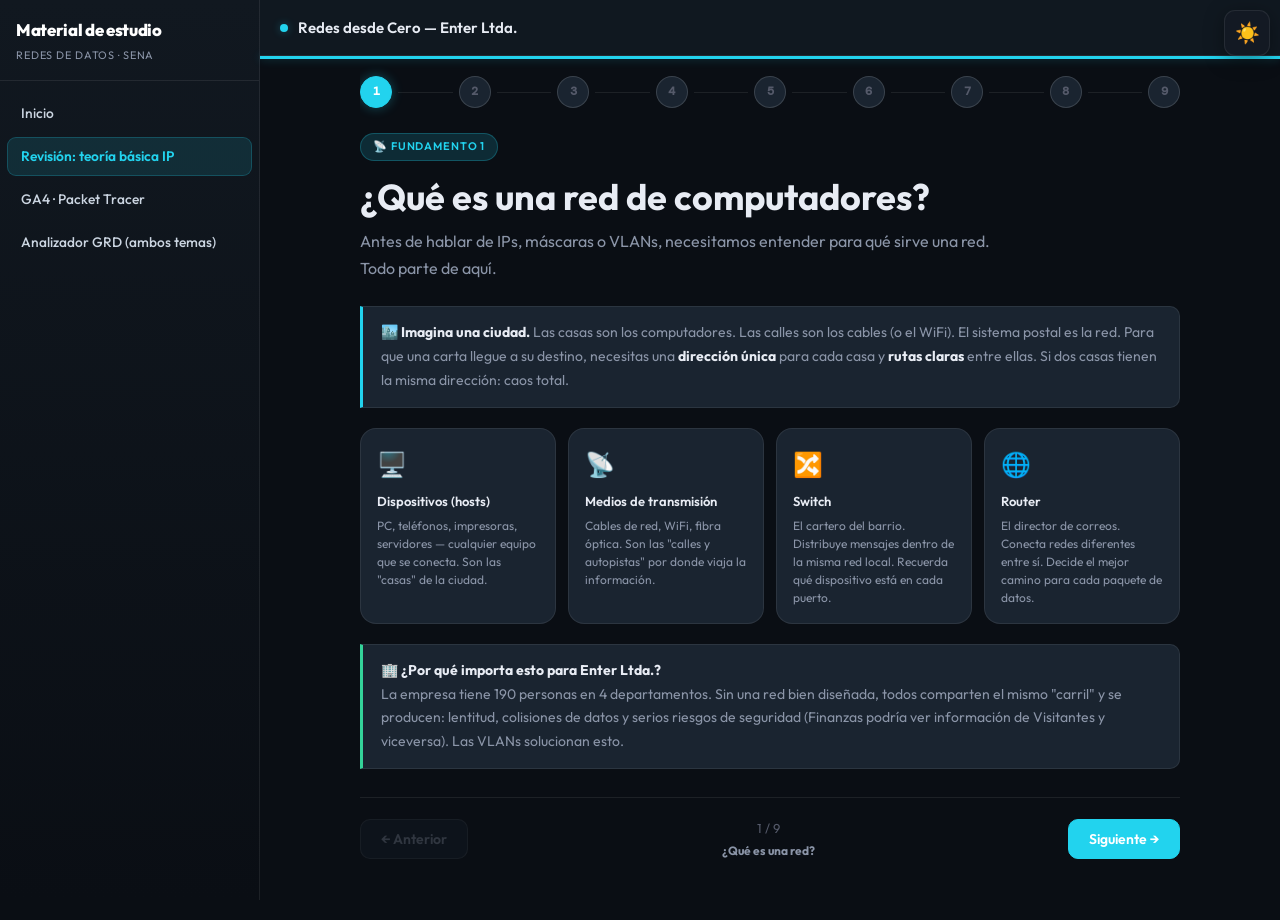
<file: revision-direccionamiento-ip.html>
<!DOCTYPE html>
<html lang="es">
<head>
<meta charset="UTF-8">
<meta name="viewport" content="width=device-width, initial-scale=1.0">
  <script src="./js/theme-init.js"></script>
<title>Redes desde Cero — Empresa Enter Ltda.</title>
<link rel="preconnect" href="https://fonts.googleapis.com">
<link rel="preconnect" href="https://fonts.gstatic.com" crossorigin>
<link href="https://fonts.googleapis.com/css2?family=Outfit:wght@400;600;700;800&family=DM+Mono:wght@500&display=swap" rel="stylesheet">
<link rel="stylesheet" href="./css/lms-layout.css">
<link rel="stylesheet" href="./css/site-theme-button.css">
<link rel="stylesheet" href="./css/site-theme-revision.css">
<link rel="stylesheet" href="./css/revision-direccionamiento-ip.css">
</head>
<body>

<div class="lms-app">
<button type="button" class="lms-burger" aria-label="Menú de unidades" aria-controls="lms-sidebar" aria-expanded="false">☰</button>
<div class="lms-scrim" aria-hidden="true"></div>
<aside id="lms-sidebar" class="lms-sidebar" aria-label="Unidades del curso">
  <div class="lms-sidebar__head">
    <a href="./index.html" class="lms-sidebar__brand">Material de estudio</a>
    <span class="lms-sidebar__sub">Redes de datos · SENA</span>
  </div>
  <nav class="lms-sidebar__nav" aria-label="Módulos">
    <a href="./index.html" class="lms-sidebar__link">Inicio</a>
    <a href="./revision-direccionamiento-ip.html" class="lms-sidebar__link lms-sidebar__link--active" aria-current="page">Revisión: teoría básica IP</a>
    <a href="./ga4-packet-tracer.html" class="lms-sidebar__link">GA4 · Packet Tracer</a>
    <a href="./analizador-grd.html" class="lms-sidebar__link">Analizador GRD (ambos temas)</a>
  </nav>
</aside>
<div class="lms-main">
<button type="button" class="site-theme-btn" id="site-theme-btn" aria-pressed="false" aria-label="Alternar entre tema claro y oscuro" title="Tema claro u oscuro"></button>

<header class="site-header">
  <div class="logo">
    <div class="logo-dot"></div>
    Redes desde Cero — Enter Ltda.
  </div>
</header>
<div class="progress-bar" id="prog-bar"></div>

<div class="main">
  <div class="step-nav" id="step-nav"></div>
  <div id="slides-container">

    <!-- ═══════════════════════════════ SLIDE 0 ═══════════════════ -->
    <div class="slide active" id="s0">
      <div class="slide-tag">📡 Fundamento 1</div>
      <h1 class="slide-title">¿Qué es una red de computadores?</h1>
      <p class="slide-lead">Antes de hablar de IPs, máscaras o VLANs, necesitamos entender para qué sirve una red. Todo parte de aquí.</p>

      <div class="analogy">
        <strong>🏙️ Imagina una ciudad.</strong> Las casas son los computadores. Las calles son los cables (o el WiFi). El sistema postal es la red. Para que una carta llegue a su destino, necesitas una <strong>dirección única</strong> para cada casa y <strong>rutas claras</strong> entre ellas. Si dos casas tienen la misma dirección: caos total.
      </div>

      <div class="cards">
        <div class="card">
          <div class="card-icon">🖥️</div>
          <h4>Dispositivos (hosts)</h4>
          <p>PC, teléfonos, impresoras, servidores — cualquier equipo que se conecta. Son las "casas" de la ciudad.</p>
        </div>
        <div class="card">
          <div class="card-icon">📡</div>
          <h4>Medios de transmisión</h4>
          <p>Cables de red, WiFi, fibra óptica. Son las "calles y autopistas" por donde viaja la información.</p>
        </div>
        <div class="card">
          <div class="card-icon">🔀</div>
          <h4>Switch</h4>
          <p>El cartero del barrio. Distribuye mensajes dentro de la misma red local. Recuerda qué dispositivo está en cada puerto.</p>
        </div>
        <div class="card">
          <div class="card-icon">🌐</div>
          <h4>Router</h4>
          <p>El director de correos. Conecta redes diferentes entre sí. Decide el mejor camino para cada paquete de datos.</p>
        </div>
      </div>

      <div class="analogy green">
        <strong>🏢 ¿Por qué importa esto para Enter Ltda.?</strong><br>
        La empresa tiene 190 personas en 4 departamentos. Sin una red bien diseñada, todos comparten el mismo "carril" y se producen: lentitud, colisiones de datos y serios riesgos de seguridad (Finanzas podría ver información de Visitantes y viceversa). Las VLANs solucionan esto.
      </div>
    </div>

    <!-- ═══════════════════════════════ SLIDE 1 ═══════════════════ -->
    <div class="slide" id="s1">
      <div class="slide-tag">🏠 Fundamento 2</div>
      <h1 class="slide-title">¿Qué es una dirección IP?</h1>
      <p class="slide-lead">Es el "número de casa" de cada dispositivo. Sin dirección IP, el dispositivo es invisible para la red.</p>

      <div class="analogy">
        <strong>📬 Analogía postal:</strong> Tu apartamento tiene una dirección: "Calle 80 # 15-42, Bogotá". Un computador tiene una IP: <strong>192.168.1.10</strong>. Al igual que no puede haber dos apartamentos con la misma dirección en la misma ciudad, no puede haber dos dispositivos con la misma IP en la misma red.
      </div>

      <div class="panel">
        <div class="panel-label">Toca cada número para entender qué representa</div>
        <div class="octet-row">
          <button class="octet-btn" id="ob0" onclick="showOctet(0)">192</button>
          <span class="octet-sep">.</span>
          <button class="octet-btn" id="ob1" onclick="showOctet(1)">168</button>
          <span class="octet-sep">.</span>
          <button class="octet-btn" id="ob2" onclick="showOctet(2)">1</button>
          <span class="octet-sep">.</span>
          <button class="octet-btn" id="ob3" onclick="showOctet(3)">10</button>
        </div>
        <div class="oct-info" id="oct-info">👆 Toca cualquier número para aprender qué significa ese octeto</div>
      </div>

      <div class="cards">
        <div class="card">
          <div class="card-icon">🔒</div>
          <h4>IP privada</h4>
          <p>Solo funciona dentro de tu LAN. No llega a Internet. Las más comunes: <strong>192.168.x.x</strong>, <strong>10.x.x.x</strong></p>
        </div>
        <div class="card">
          <div class="card-icon">🌍</div>
          <h4>IP pública</h4>
          <p>La que ve el mundo entero. Te la asigna tu ISP. Es única en todo Internet.</p>
        </div>
        <div class="card">
          <div class="card-icon">⚙️</div>
          <h4>IP estática</h4>
          <p>Siempre la misma, configurada manualmente. Para routers, servidores e impresoras de red.</p>
        </div>
        <div class="card">
          <div class="card-icon">🔄</div>
          <h4>IP dinámica</h4>
          <p>Asignada automáticamente por DHCP. Puede cambiar. La más común en PCs y teléfonos.</p>
        </div>
      </div>
    </div>

    <!-- ═══════════════════════════════ SLIDE 2 ═══════════════════ -->
    <div class="slide" id="s2">
      <div class="slide-tag">💡 Fundamento 3</div>
      <h1 class="slide-title">El binario en 3 minutos</h1>
      <p class="slide-lead">Los computadores no leen "192" — leen "11000000". Entender el binario es la clave para entender las máscaras de subred.</p>

      <div class="analogy">
        <strong>💡 Analogía de los interruptores:</strong> El sistema decimal usa 10 dígitos (0 al 9). El binario solo usa 2: <strong>0 = apagado</strong> y <strong>1 = encendido</strong>. Es como una fila de 8 interruptores de luz. La combinación de encendidos y apagados forma cualquier número del 0 al 255.
      </div>

      <div class="panel">
        <div class="panel-label">Toca los interruptores para encender/apagar y ver el valor</div>
        <div class="bit-labels" id="bit-labels"></div>
        <div class="bits-row" id="bits-row"></div>
        <div class="bin-result">Valor decimal: <span id="bin-val">192</span></div>
        <div style="font-size:12px;color:var(--text3);margin-top:6px">Binario: <span id="bin-str" style="font-family:var(--mono);color:var(--text2)">11000000</span></div>
      </div>

      <div class="analogy purple">
        <strong>🔑 Lo que debes recordar:</strong><br>
        • Cada <strong>octeto</strong> tiene 8 bits → valores del <strong>0 al 255</strong><br>
        • Una IPv4 tiene <strong>4 octetos = 32 bits</strong><br>
        • El máximo por octeto: <code style="font-family:var(--mono);font-size:12px">11111111 = 255</code><br>
        • Total de IPs posibles en IPv4: 2³² = <strong>4.294.967.296</strong> (ya se agotaron, por eso existe IPv6)
      </div>

      <div class="two-col">
        <div class="panel" style="margin:0">
          <div class="panel-label">Decimal → Binario</div>
          <div style="font-size:13px;color:var(--text2)">
            192 = <span class="chip">128+64</span> = <span class="chip">11000000</span><br>
            168 = <span class="chip">128+32+8</span> = <span class="chip">10101000</span><br>
            255 = <span class="chip">todos los bits</span> = <span class="chip">11111111</span><br>
            0   = <span class="chip">ningún bit</span> = <span class="chip">00000000</span>
          </div>
        </div>
        <div class="panel" style="margin:0">
          <div class="panel-label">Potencias de 2 (posiciones)</div>
          <div style="font-size:13px;color:var(--text2)">
            Bit 8: <span class="chip blue">128</span>&nbsp; Bit 7: <span class="chip blue">64</span>&nbsp; Bit 6: <span class="chip blue">32</span>&nbsp; Bit 5: <span class="chip blue">16</span><br>
            Bit 4: <span class="chip blue">8</span>&nbsp; Bit 3: <span class="chip blue">4</span>&nbsp; Bit 2: <span class="chip blue">2</span>&nbsp; Bit 1: <span class="chip blue">1</span>
          </div>
        </div>
      </div>
    </div>

    <!-- ═══════════════════════════════ SLIDE 3 ═══════════════════ -->
    <div class="slide" id="s3">
      <div class="slide-tag">📚 Fundamento 4</div>
      <h1 class="slide-title">Clases de direcciones IPv4</h1>
      <p class="slide-lead">Las IPs se dividen en "clases" según el tamaño de la red. Cada clase sirve para un tipo de organización diferente.</p>

      <div class="analogy">
        <strong>🍕 Analogía de las pizzas:</strong> Clase A = pizza familiar gigante (para Google, Amazon). Clase B = pizza grande (para universidades). Clase C = pizza personal (para empresas como Enter Ltda.). Para nuestra práctica usaremos siempre <strong>Clase C → 192.168.1.0/24</strong>.
      </div>

      <div class="panel">
        <div class="panel-label">Toca cada clase para ver sus características</div>
        <div class="class-bar" id="class-bar">
          <div class="class-seg" style="background:#185FA5;width:50%" onclick="selectClass('A',this)">Clase A</div>
          <div class="class-seg" style="background:#0F6E56;width:25%" onclick="selectClass('B',this)">Clase B</div>
          <div class="class-seg" style="background:#6B2FA0;width:12.5%" onclick="selectClass('C',this)">C</div>
          <div class="class-seg" style="background:#9A3412;width:6.25%" onclick="selectClass('D',this)">D</div>
          <div class="class-seg" style="background:#44403c;width:6.25%" onclick="selectClass('E',this)">E</div>
        </div>
        <div class="class-detail" id="class-detail">👆 Toca una clase para ver su rango, máscara y cuántos hosts soporta</div>
      </div>

      <div class="analogy green">
        <strong>🔒 Rangos privados (RFC 1918) — los más importantes:</strong><br>
        Clase A: <span class="chip">10.0.0.0 – 10.255.255.255</span> → <strong>16.777.214 hosts</strong><br>
        Clase B: <span class="chip">172.16.0.0 – 172.31.255.255</span> → <strong>1.048.574 hosts</strong><br>
        Clase C: <span class="chip">192.168.0.0 – 192.168.255.255</span> → <strong>65.534 hosts</strong> ← Enter Ltda. usa 192.168.1.x
      </div>

      <div class="analogy orange">
        <strong>⚠️ Direcciones especiales que debes conocer:</strong><br>
        <span class="chip orange">127.0.0.1</span> = Loopback (localhost) — prueba tu propia tarjeta de red<br>
        <span class="chip orange">255.255.255.255</span> = Broadcast general — llega a todos en la red<br>
        <span class="chip orange">169.254.x.x</span> = APIPA — se asigna si el DHCP falla (señal de problema)
      </div>
    </div>

    <!-- ═══════════════════════════════ SLIDE 4 ═══════════════════ -->
    <div class="slide" id="s4">
      <div class="slide-tag">🎭 Fundamento 5</div>
      <h1 class="slide-title">La máscara de subred</h1>
      <p class="slide-lead">La máscara le dice a los dispositivos cuál parte de la IP identifica la <em>red</em> y cuál identifica al <em>dispositivo</em> dentro de esa red.</p>

      <div class="analogy">
        <strong>🏙️ Analogía:</strong> En "Calle 80 # 15-42, Bogotá" — <strong>"Bogotá"</strong> es la parte de red (todos en Bogotá comparten eso) y <strong>"Calle 80 # 15-42"</strong> es el host. La máscara actúa como el sello postal que separa ciudad de dirección exacta.
      </div>

      <div class="prefix-btns" id="pfx-btns">
        <button class="prefix-btn active" onclick="showMask(8,this)">/8 · Clase A</button>
        <button class="prefix-btn" onclick="showMask(16,this)">/16 · Clase B</button>
        <button class="prefix-btn" onclick="showMask(24,this)">/24 · Clase C</button>
        <button class="prefix-btn" onclick="showMask(25,this)">/25</button>
        <button class="prefix-btn" onclick="showMask(26,this)">/26</button>
        <button class="prefix-btn" onclick="showMask(27,this)">/27</button>
        <button class="prefix-btn" onclick="showMask(30,this)">/30</button>
      </div>

      <div class="panel">
        <div class="panel-label">Visualización de bits — <span style="color:var(--blue)">■ RED</span> vs <span style="color:var(--green)">■ HOST</span></div>
        <div class="mask-table" id="mask-table"></div>
        <div class="info-box" style="margin-top:12px" id="mask-info">Selecciona un prefijo arriba</div>
      </div>

      <div class="panel" style="padding:14px">
        <div class="panel-label">Tabla de prefijos más usados en esta práctica</div>
        <table class="cidr-table">
          <thead><tr><th>Prefijo</th><th>Máscara</th><th>Hosts útiles</th><th>Uso en Enter Ltda.</th></tr></thead>
          <tbody>
            <tr><td>/24</td><td>255.255.255.0</td><td>254</td><td class="note">Red completa (base)</td></tr>
            <tr class="hl" id="tr25"><td>/25</td><td>255.255.255.128</td><td>126</td><td class="note" style="font-family:var(--font);color:var(--blue)">VLAN 40 Visitantes ✓</td></tr>
            <tr class="hl" id="tr26"><td>/26</td><td>255.255.255.192</td><td>62</td><td class="note" style="font-family:var(--font);color:var(--blue)">VLAN 20 Financiera ✓</td></tr>
            <tr class="hl" id="tr27"><td>/27</td><td>255.255.255.224</td><td>30</td><td class="note" style="font-family:var(--font);color:var(--blue)">VLAN 10 y 30 ✓</td></tr>
            <tr><td>/30</td><td>255.255.255.252</td><td>2</td><td class="note">Entre routers</td></tr>
          </tbody>
        </table>
        <div style="font-size:12px;color:var(--text3);margin-top:10px">
          Fórmula: Hosts útiles = 2<sup>n</sup> − 2 &nbsp;(n = bits de host) &nbsp;|&nbsp; Se restan 2 porque la dirección de red y el broadcast no son asignables
        </div>
      </div>
    </div>

    <!-- ═══════════════════════════════ SLIDE 5 ═══════════════════ -->
    <div class="slide" id="s5">
      <div class="slide-tag">✂️ Fundamento 6</div>
      <h1 class="slide-title">Subnetting y VLSM</h1>
      <p class="slide-lead">VLSM (Variable Length Subnet Masking) permite cortar una red en subredes de tamaño exacto — sin desperdiciar ni una sola IP.</p>

      <div class="analogy">
        <strong>🏗️ Analogía del terreno:</strong> Tienes un lote de 256 m². Necesitas 4 apartamentos: uno grande (128 m²), uno mediano (64 m²) y dos pequeños (32 m² c/u). No puedes hacer cuatro iguales porque desperdiciarías espacio. VLSM hace lo mismo con las IPs: le da a cada VLAN exactamente el espacio que necesita.
      </div>

      <div class="panel">
        <div class="panel-label">Red 192.168.1.0/24 — 256 IPs — Toca cada segmento para ver detalles</div>
        <div class="vlsm-bar" id="vlsm-bar">
          <div class="vlsm-seg" style="background:#185FA5;width:50%" onclick="showVlsm(0,this)">VLAN 40<br>/25<br>126 hosts</div>
          <div class="vlsm-seg" style="background:#6B2FA0;width:25%" onclick="showVlsm(1,this)">VLAN 20<br>/26<br>62 hosts</div>
          <div class="vlsm-seg" style="background:#0F6E56;width:12.5%" onclick="showVlsm(2,this)">VLAN 10<br>/27</div>
          <div class="vlsm-seg" style="background:#3B6D11;width:12.5%" onclick="showVlsm(3,this)">VLAN 30<br>/27</div>
        </div>
        <div class="class-detail" id="vlsm-info">👆 Toca un segmento para ver dirección de red, gateway, broadcast y hosts de esa VLAN</div>
      </div>

      <div class="panel">
        <div class="panel-label">Pasos para calcular VLSM — Toca cada paso</div>
        <div class="step-pills" id="step-pills">
          <button class="step-pill active" onclick="showStep(0,this)">1 · Ordenar</button>
          <button class="step-pill" onclick="showStep(1,this)">2 · Calcular prefijo</button>
          <button class="step-pill" onclick="showStep(2,this)">3 · Asignar red</button>
          <button class="step-pill" onclick="showStep(3,this)">4 · Gateway</button>
          <button class="step-pill" onclick="showStep(4,this)">5 · Broadcast</button>
        </div>
        <div class="step-content" id="step-content"></div>
      </div>
    </div>

    <!-- ═══════════════════════════════ SLIDE 6 ═══════════════════ -->
    <div class="slide" id="s6">
      <div class="slide-tag">🏢 Fundamento 7</div>
      <h1 class="slide-title">¿Qué es una VLAN?</h1>
      <p class="slide-lead">Una VLAN divide un switch físico en múltiples redes lógicas independientes. Mismo cable, redes completamente separadas.</p>

      <div class="analogy">
        <strong>🏢 Analogía del edificio:</strong> En un edificio de oficinas, Finanzas está en el piso 3 y Sistemas en el piso 5. Aunque usan el mismo ascensor (switch) y los mismos pasillos (cables), con VLANs Finanzas nunca puede "escuchar" las conversaciones de Sistemas. Son mundos separados en el mismo edificio físico.
      </div>

      <div class="panel">
        <div class="panel-label">Edificio Enter Ltda. — Toca cada piso para ver los detalles de esa VLAN</div>
        <div class="vlan-building">
          <div class="vlan-floor" style="background:rgba(24,95,165,0.3);border-color:rgba(34,211,238,0.4)" onclick="showVlan(10,this)">
            <h4>🔵 VLAN 10 — Administrativa &nbsp;·&nbsp; 20 hosts</h4>
            <p>Piso Gerencial · Recursos Humanos · Gestión</p>
          </div>
          <div class="vlan-floor" style="background:rgba(107,47,160,0.3);border-color:rgba(167,139,250,0.4)" onclick="showVlan(20,this)">
            <h4>🟣 VLAN 20 — Financiera &nbsp;·&nbsp; 50 hosts</h4>
            <p>Contabilidad · Tesorería · Presupuesto</p>
          </div>
          <div class="vlan-floor" style="background:rgba(15,110,86,0.3);border-color:rgba(52,211,153,0.4)" onclick="showVlan(30,this)">
            <h4>🟢 VLAN 30 — Técnicos &nbsp;·&nbsp; 20 hosts</h4>
            <p>Soporte TI · Servidores · Infraestructura de red</p>
          </div>
          <div class="vlan-floor" style="background:rgba(154,52,18,0.3);border-color:rgba(251,146,60,0.4)" onclick="showVlan(40,this)">
            <h4>🟠 VLAN 40 — Visitantes &nbsp;·&nbsp; 100 hosts</h4>
            <p>Sala de espera · Sala de reuniones · Lobby WiFi</p>
          </div>
        </div>
        <div class="info-box" id="vlan-info">👆 Toca un piso para ver dirección IP, gateway, máscara y broadcast</div>
      </div>

      <div class="analogy green">
        <strong>🔒 ¿Por qué separar Visitantes en VLAN 40?</strong><br>
        Un visitante con su teléfono conectado al WiFi <strong>nunca</strong> debe poder ver los archivos de Finanzas o los servidores internos. La VLAN 40 los aísla completamente. Solo tienen acceso a Internet, no a la red interna de la empresa.
      </div>

      <div class="two-col">
        <div class="panel" style="margin:0">
          <div class="panel-label">Puerto ACCESS (hacia PC)</div>
          <pre class="code-block"><span class="kw">SW1(config)#</span> interface fa0/1
<span class="kw">SW1(config-if)#</span> switchport mode access
<span class="kw">SW1(config-if)#</span> switchport access vlan 10</pre>
        </div>
        <div class="panel" style="margin:0">
          <div class="panel-label">Puerto TRUNK (hacia Router)</div>
          <pre class="code-block"><span class="kw">SW1(config)#</span> interface gi0/1
<span class="kw">SW1(config-if)#</span> switchport mode trunk
<span class="kw">SW1(config-if)#</span> switchport trunk allowed vlan 10,20,30,40</pre>
        </div>
      </div>
    </div>

    <!-- ═══════════════════════════════ SLIDE 7 ═══════════════════ -->
    <div class="slide" id="s7">
      <div class="slide-tag">🚀 Fundamento 8</div>
      <h1 class="slide-title">IPv6 — La siguiente generación</h1>
      <p class="slide-lead">IPv4 tiene ~4.000 millones de direcciones. Ya se agotaron. IPv6 crea un espacio de direcciones prácticamente infinito.</p>

      <div class="analogy">
        <strong>🏙️ Analogía:</strong> IPv4 es como una ciudad construida en 1980 con 4.000 millones de lotes — ya están todos ocupados. IPv6 construyó un universo paralelo con 340 sextillones de direcciones. Ni en mil millones de años se agotan.
      </div>

      <div class="panel">
        <div class="panel-label">Estructura IPv6 — 128 bits en 8 grupos de 16. Toca cada grupo</div>
        <div class="ipv6-groups">
          <div class="ipv6-g pref" onclick="showIPv6(0)">2001</div><span class="ipv6-sep">:</span>
          <div class="ipv6-g pref" onclick="showIPv6(1)">0DB8</div><span class="ipv6-sep">:</span>
          <div class="ipv6-g pref" onclick="showIPv6(2)">ACAD</div><span class="ipv6-sep">:</span>
          <div class="ipv6-g sub"  onclick="showIPv6(3)">0010</div><span class="ipv6-sep">:</span>
          <div class="ipv6-g iface" onclick="showIPv6(4)">0000</div><span class="ipv6-sep">:</span>
          <div class="ipv6-g iface" onclick="showIPv6(5)">0000</div><span class="ipv6-sep">:</span>
          <div class="ipv6-g iface" onclick="showIPv6(6)">0000</div><span class="ipv6-sep">:</span>
          <div class="ipv6-g iface" onclick="showIPv6(7)">0001</div>
        </div>
        <div class="info-box" id="ipv6-info">
          👆 Toca cualquier grupo para entender qué parte de la dirección representa.<br>
          🔵 Azul = prefijo global (la empresa) &nbsp;·&nbsp; 🟢 Verde = ID de subred/VLAN &nbsp;·&nbsp; 🟣 Morado = ID del dispositivo
        </div>
      </div>

      <div class="cards">
        <div class="card">
          <div class="card-icon">✂️</div>
          <h4>Abreviación: ceros al inicio</h4>
          <p><code style="font-family:var(--mono);color:var(--orange)">0010 → 10</code><br><code style="font-family:var(--mono);color:var(--orange)">0DB8 → DB8</code><br>Se omiten ceros a la izquierda de cada grupo.</p>
        </div>
        <div class="card">
          <div class="card-icon">✂️</div>
          <h4>Abreviación: doble dos puntos</h4>
          <p><code style="font-family:var(--mono);color:var(--orange)">0:0:0:0 → ::</code><br>Grupos consecutivos de ceros se comprimen. Solo se usa <strong>::</strong> una vez.</p>
        </div>
        <div class="card">
          <div class="card-icon">📦</div>
          <h4>Subred /64 por VLAN</h4>
          <p>Cada VLAN recibe un /64. Eso equivale a 18.000.000.000.000.000.000 hosts por subred.</p>
        </div>
        <div class="card">
          <div class="card-icon">🚫</div>
          <h4>Sin broadcast</h4>
          <p>IPv6 usa <strong>multicast</strong> en lugar de broadcast. Más eficiente y no satura la red con tráfico innecesario.</p>
        </div>
      </div>

      <div class="panel" style="padding:14px">
        <div class="panel-label">Direcciones IPv6 para Enter Ltda.</div>
        <table class="cidr-table">
          <thead><tr><th>VLAN</th><th>Nombre</th><th>Red IPv6</th><th>Gateway</th></tr></thead>
          <tbody>
            <tr><td>10</td><td class="note">Administrativa</td><td>2001:DB8:ACAD:10::/64</td><td>2001:DB8:ACAD:10::1/64</td></tr>
            <tr><td>20</td><td class="note">Financiera</td><td>2001:DB8:ACAD:20::/64</td><td>2001:DB8:ACAD:20::1/64</td></tr>
            <tr><td>30</td><td class="note">Técnicos</td><td>2001:DB8:ACAD:30::/64</td><td>2001:DB8:ACAD:30::1/64</td></tr>
            <tr><td>40</td><td class="note">Visitantes</td><td>2001:DB8:ACAD:40::/64</td><td>2001:DB8:ACAD:40::1/64</td></tr>
          </tbody>
        </table>
        <div style="font-size:12px;color:var(--text3);margin-top:8px">Comando en el router: <code style="font-family:var(--mono);color:var(--green)">ipv6 unicast-routing</code> y luego <code style="font-family:var(--mono);color:var(--green)">ipv6 address</code> en cada subinterfaz.</div>
      </div>
    </div>

    <!-- ═══════════════════════════════ SLIDE 8 ═══════════════════ -->
    <div class="slide" id="s8">
      <div class="slide-tag">🏁 Resumen Final</div>
      <h1 class="slide-title">Todo conectado — Visión completa</h1>
      <p class="slide-lead">Aquí está el mapa completo de cómo todos los conceptos que estudiaste se unen para construir la red de Enter Ltda.</p>

      <div class="panel">
        <div class="panel-label">De la red base a las VLANs configuradas</div>
        <div style="text-align:center;padding:8px 0 12px">
          <div style="display:inline-block;background:rgba(34,211,238,0.2);border:1px solid rgba(34,211,238,0.5);border-radius:var(--r2);padding:12px 24px;font-size:15px;font-weight:600;color:var(--blue)">Red principal: 192.168.1.0/24 · 256 IPs disponibles</div>
          <div style="color:var(--text3);font-size:22px;margin:10px 0">↓ VLSM</div>
        </div>
        <div class="summary-grid">
          <div class="summary-box" style="background:rgba(24,95,165,0.2);border:1px solid rgba(34,211,238,0.3)">
            <strong style="color:var(--blue)">🔵 VLAN 40 — Visitantes /25</strong>
            Red: 192.168.1.0<br>GW: 192.168.1.1<br>Broadcast: 192.168.1.127<br>Hosts útiles: <strong>126</strong>
          </div>
          <div class="summary-box" style="background:rgba(107,47,160,0.2);border:1px solid rgba(167,139,250,0.3)">
            <strong style="color:var(--purple)">🟣 VLAN 20 — Financiera /26</strong>
            Red: 192.168.1.128<br>GW: 192.168.1.129<br>Broadcast: 192.168.1.191<br>Hosts útiles: <strong>62</strong>
          </div>
          <div class="summary-box" style="background:rgba(15,110,86,0.2);border:1px solid rgba(52,211,153,0.3)">
            <strong style="color:var(--green)">🟢 VLAN 10 — Administrativa /27</strong>
            Red: 192.168.1.192<br>GW: 192.168.1.193<br>Broadcast: 192.168.1.223<br>Hosts útiles: <strong>30</strong>
          </div>
          <div class="summary-box" style="background:rgba(59,109,17,0.2);border:1px solid rgba(52,211,153,0.25)">
            <strong style="color:#34d399">🟩 VLAN 30 — Técnicos /27</strong>
            Red: 192.168.1.224<br>GW: 192.168.1.225<br>Broadcast: 192.168.1.255<br>Hosts útiles: <strong>30</strong>
          </div>
        </div>
        <div style="text-align:center;color:var(--text3);font-size:13px;margin-top:12px">Total desperdiciado: <strong style="color:var(--green)">0 IPs</strong> — VLSM perfecto ✓</div>
      </div>

      <div class="panel" style="padding:14px">
        <div class="panel-label">Comandos clave de verificación en Packet Tracer</div>
        <table class="cidr-table">
          <thead><tr><th>Comando</th><th>Dónde</th><th>Qué verifica</th></tr></thead>
          <tbody>
            <tr><td>show vlan brief</td><td class="note">Switch</td><td class="note">VLANs creadas y puertos asignados</td></tr>
            <tr><td>show interfaces trunk</td><td class="note">Switch</td><td class="note">Puerto trunk y VLANs permitidas</td></tr>
            <tr><td>show ip interface brief</td><td class="note">Router</td><td class="note">Estado de subinterfaces</td></tr>
            <tr><td>show ip route</td><td class="note">Router</td><td class="note">Redes directamente conectadas</td></tr>
            <tr><td>ping 192.168.1.130</td><td class="note">PC-Admin</td><td class="note">Conectividad inter-VLAN</td></tr>
          </tbody>
        </table>
      </div>

      <div class="analogy green">
        <strong>🎯 Flujo de trabajo para Packet Tracer:</strong><br>
        <strong>1.</strong> Crear topología (Router + Switch + 4 PCs) →
        <strong>2.</strong> Crear VLANs en el switch →
        <strong>3.</strong> Configurar puertos access y trunk →
        <strong>4.</strong> Configurar subinterfaces en el router (IPv4 + IPv6) →
        <strong>5.</strong> Asignar IPs a los PCs →
        <strong>6.</strong> Verificar con ping y show
      </div>

      <div style="text-align:center;padding:20px 0 8px">
        <div style="font-size:16px;font-weight:600;color:var(--text);margin-bottom:6px">¡Tienes todos los fundamentos!</div>
        <div style="font-size:14px;color:var(--text2)">Diseñar → Implementar → Verificar</div>
      </div>
    </div>

  </div><!-- /slides-container -->

  <div class="nav-footer">
    <button class="nav-btn prev" id="btn-prev" onclick="changeSlide(-1)" disabled>← Anterior</button>
    <div class="nav-center">
      <span id="prog-label">1 / 9</span>
      <strong id="slide-name-lbl">¿Qué es una red?</strong>
    </div>
    <button class="nav-btn next" id="btn-next" onclick="changeSlide(1)">Siguiente →</button>
  </div>
</div><!-- /main -->

</div><!-- lms-main -->
</div><!-- lms-app -->
<script src="./js/lms.js" defer></script>
<script src="./js/site-theme.js" defer></script>
<script src="./js/revision-direccionamiento-ip.js" defer></script>
</body>
</html>
</file>
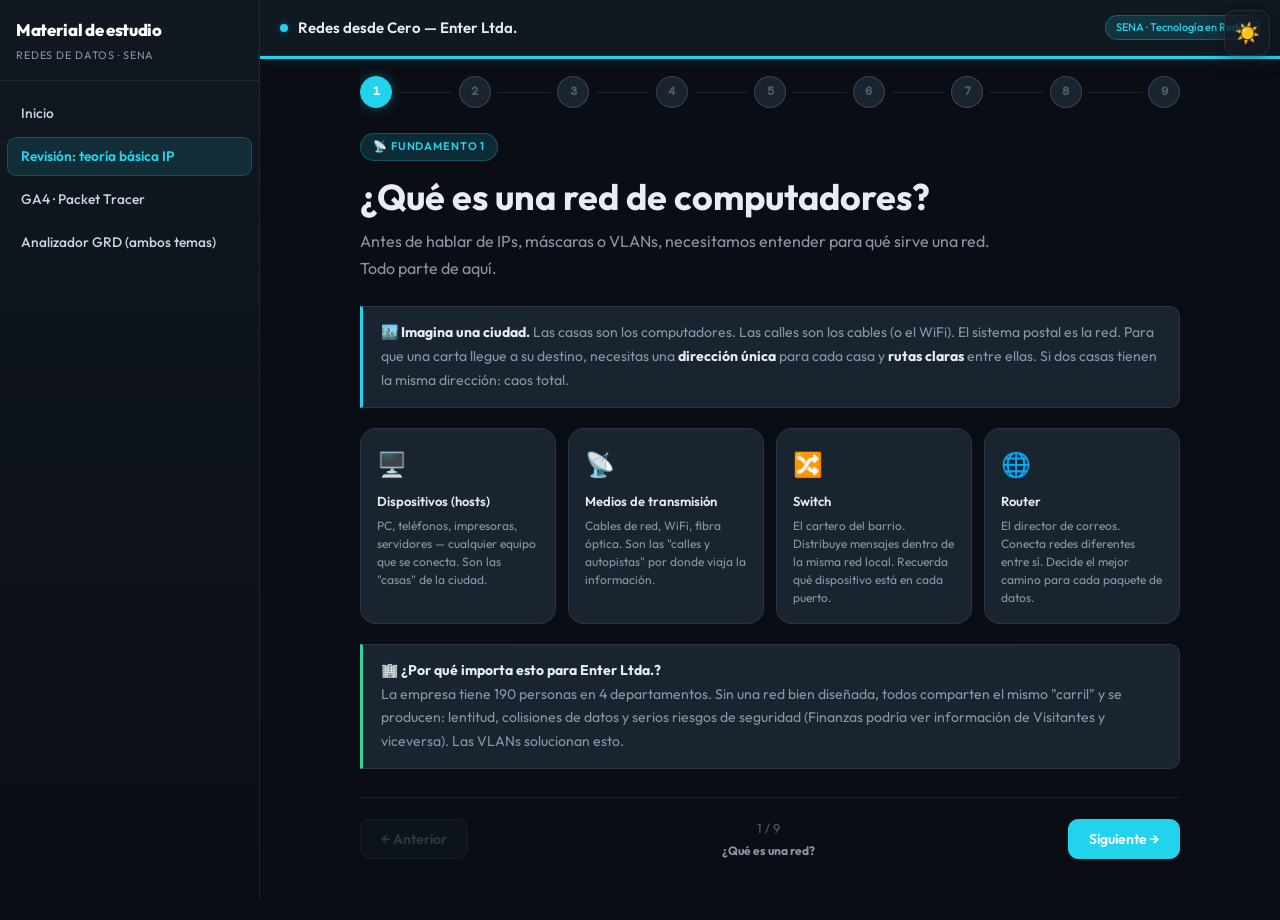
<file: Revisión Teoria Básica Direccionamiento IP.html>
<!DOCTYPE html>
<html lang="es">
<head>
<meta charset="UTF-8">
<meta name="viewport" content="width=device-width, initial-scale=1.0">
<script>
(function () {
  var t = null;
  try { t = localStorage.getItem("sena-site-theme") || localStorage.getItem("sena-index-theme"); } catch (e) {}
  var d = document.documentElement.getAttribute("data-default-theme");
  if (d !== "light" && d !== "dark") d = "dark";
  document.documentElement.setAttribute("data-theme", t === "light" || t === "dark" ? t : d);
})();
</script>
<title>Redes desde Cero — Empresa Enter Ltda.</title>
<link rel="preconnect" href="https://fonts.googleapis.com">
<link rel="preconnect" href="https://fonts.gstatic.com" crossorigin>
<link href="https://fonts.googleapis.com/css2?family=Outfit:wght@400;600;700;800&family=DM+Mono:wght@500&display=swap" rel="stylesheet">
<link rel="stylesheet" href="lms-layout.css">
<link rel="stylesheet" href="site-theme-button.css">
<link rel="stylesheet" href="site-theme-revision.css">
<style>
  :root {
    --bg: #0a0e14;
    --bg2: #101820;
    --bg3: #1a2430;
    --border: rgba(255,255,255,0.08);
    --border2: rgba(255,255,255,0.14);
    --text: #e8ecf4;
    --text2: #8b95a8;
    --text3: #555a6a;
    --blue: #22d3ee;
    --blue-dim: rgba(34,211,238,0.15);
    --blue-glow: rgba(34,211,238,0.32);
    --green: #34d399;
    --green-dim: rgba(52,211,153,0.12);
    --purple: #a78bfa;
    --purple-dim: rgba(167,139,250,0.12);
    --orange: #fb923c;
    --orange-dim: rgba(251,146,60,0.12);
    --teal: #2dd4bf;
    --teal-dim: rgba(45,212,191,0.12);
    --red: #f87171;
    --red-dim: rgba(248,113,113,0.12);
    --font: 'Outfit', system-ui, sans-serif;
    --mono: 'DM Mono', ui-monospace, monospace;
    --r: 10px;
    --r2: 16px;
  }

  * { box-sizing: border-box; margin: 0; padding: 0; }

  body {
    font-family: var(--font);
    background: var(--bg);
    color: var(--text);
    min-height: 100vh;
    line-height: 1.6;
  }

  /* ── HEADER ── */
  .site-header {
    background: var(--bg2);
    border-bottom: 1px solid var(--border);
    padding: 0 20px;
    position: sticky;
    top: 0;
    z-index: 100;
    display: flex;
    align-items: center;
    justify-content: space-between;
    gap: 12px;
    height: 56px;
  }
  .logo { font-size: 15px; font-weight: 600; color: var(--text); display: flex; align-items: center; gap: 10px; min-width: 0; }
  .logo-dot { width: 8px; height: 8px; border-radius: 50%; background: var(--blue); box-shadow: 0 0 8px var(--blue-glow); }
  .header-badge { font-size: 11px; background: var(--blue-dim); color: var(--blue); border: 1px solid rgba(34,211,238,0.28); padding: 3px 10px; border-radius: 20px; font-weight: 500; }

  /* ── PROGRESS ── */
  .progress-bar { position: fixed; top: 56px; left: 0; width: 0%; height: 3px; background: var(--blue); z-index: 99; transition: width .4s ease; box-shadow: 0 0 10px var(--blue-glow); }

  /* ── LAYOUT ── */
  .main { max-width: 860px; margin: 0 auto; padding: 0 20px 60px; }

  /* ── STEP NAV ── */
  .step-nav {
    display: flex;
    align-items: center;
    gap: 6px;
    padding: 20px 0 24px;
    overflow-x: auto;
    scrollbar-width: none;
  }
  .step-nav::-webkit-scrollbar { display: none; }
  .step-pip {
    flex-shrink: 0;
    width: 32px;
    height: 32px;
    border-radius: 50%;
    border: 1px solid var(--border2);
    background: var(--bg3);
    display: flex;
    align-items: center;
    justify-content: center;
    font-size: 12px;
    font-weight: 600;
    color: var(--text3);
    cursor: pointer;
    transition: all .2s;
    font-family: var(--mono);
  }
  .step-pip:hover { border-color: var(--blue); color: var(--blue); }
  .step-pip.done { background: rgba(34,211,238,0.2); border-color: var(--blue); color: var(--blue); }
  .step-pip.active { background: var(--blue); border-color: var(--blue); color: #fff; box-shadow: 0 0 12px var(--blue-glow); }
  .pip-line { flex: 1; height: 1px; background: var(--border); min-width: 12px; flex-shrink: 0; }
  .pip-line.done { background: rgba(34,211,238,0.4); }

  /* ── SLIDES ── */
  .slide { display: none; }
  .slide.active { display: block; animation: slideFade .35s ease; }
  @keyframes slideFade {
    from { opacity: 0; transform: translateY(16px); }
    to   { opacity: 1; transform: translateY(0); }
  }

  /* ── TYPOGRAPHY ── */
  .slide-tag {
    display: inline-flex;
    align-items: center;
    gap: 6px;
    font-size: 11px;
    font-weight: 600;
    letter-spacing: .08em;
    text-transform: uppercase;
    color: var(--blue);
    background: var(--blue-dim);
    border: 1px solid rgba(34,211,238,0.25);
    padding: 4px 12px;
    border-radius: 20px;
    margin-bottom: 14px;
  }
  h1.slide-title {
    font-size: clamp(26px, 4vw, 36px);
    font-weight: 700;
    color: var(--text);
    margin-bottom: 10px;
    line-height: 1.2;
  }
  .slide-lead {
    font-size: 16px;
    color: var(--text2);
    margin-bottom: 24px;
    max-width: 640px;
    line-height: 1.7;
  }

  /* ── ANALOGY BOX ── */
  .analogy {
    background: var(--bg3);
    border: 1px solid var(--border);
    border-left: 3px solid var(--blue);
    border-radius: 0 var(--r) var(--r) 0;
    padding: 14px 18px;
    margin-bottom: 20px;
    font-size: 14px;
    line-height: 1.7;
    color: var(--text2);
  }
  .analogy strong { color: var(--text); }
  .analogy.green { border-left-color: var(--green); }
  .analogy.purple { border-left-color: var(--purple); }
  .analogy.orange { border-left-color: var(--orange); }

  /* ── CARDS GRID ── */
  .cards { display: grid; grid-template-columns: repeat(auto-fit, minmax(160px, 1fr)); gap: 12px; margin-bottom: 20px; }
  .card {
    background: var(--bg3);
    border: 1px solid var(--border);
    border-radius: var(--r2);
    padding: 16px;
    transition: border-color .2s, transform .2s;
  }
  .card:hover { border-color: var(--border2); transform: translateY(-2px); }
  .card-icon { font-size: 24px; margin-bottom: 8px; }
  .card h4 { font-size: 13px; font-weight: 600; color: var(--text); margin-bottom: 5px; }
  .card p { font-size: 12px; color: var(--text2); line-height: 1.5; }

  /* ── INTERACTIVE PANELS ── */
  .panel {
    background: var(--bg3);
    border: 1px solid var(--border);
    border-radius: var(--r2);
    padding: 20px;
    margin-bottom: 20px;
  }
  .panel-label { font-size: 11px; font-weight: 600; letter-spacing: .08em; text-transform: uppercase; color: var(--text3); margin-bottom: 14px; }

  /* ── IP OCTETS ── */
  .octet-row { display: flex; align-items: center; gap: 8px; flex-wrap: wrap; margin-bottom: 14px; }
  .octet-btn {
    font-family: var(--mono);
    font-size: 26px;
    font-weight: 500;
    color: var(--blue);
    background: var(--blue-dim);
    border: 1px solid rgba(34,211,238,0.3);
    border-radius: var(--r);
    padding: 10px 16px;
    cursor: pointer;
    transition: all .15s;
    min-width: 72px;
    text-align: center;
  }
  .octet-btn:hover, .octet-btn.active { background: var(--blue); color: #fff; box-shadow: 0 0 16px var(--blue-glow); }
  .octet-sep { font-size: 28px; color: var(--text3); font-weight: 300; }
  .oct-info { font-size: 13px; color: var(--text2); line-height: 1.7; min-height: 48px; padding: 10px 14px; background: var(--bg2); border-radius: var(--r); border: 1px solid var(--border); }
  .oct-info strong { color: var(--blue); }

  /* ── BITS ── */
  .bit-labels { display: flex; gap: 4px; flex-wrap: wrap; margin-bottom: 6px; }
  .bit-lbl { width: 36px; text-align: center; font-size: 10px; color: var(--text3); font-family: var(--mono); }
  .bits-row { display: flex; gap: 4px; flex-wrap: wrap; margin-bottom: 12px; }
  .bit {
    width: 36px; height: 36px;
    border-radius: 8px;
    display: flex; align-items: center; justify-content: center;
    font-family: var(--mono); font-size: 14px; font-weight: 600;
    cursor: pointer;
    transition: all .15s;
    user-select: none;
  }
  .bit.on  { background: var(--blue); color: #fff; box-shadow: 0 0 10px var(--blue-glow); }
  .bit.off { background: var(--bg2); color: var(--text3); border: 1px solid var(--border); }
  .bit.on:hover  { transform: scale(1.1); }
  .bit.off:hover { border-color: var(--blue); color: var(--blue); }
  .bin-result { font-size: 14px; color: var(--text2); }
  .bin-result span { font-family: var(--mono); font-size: 22px; font-weight: 600; color: var(--green); }

  /* ── CLASS BAR ── */
  .class-bar { display: flex; height: 48px; border-radius: var(--r); overflow: hidden; margin-bottom: 14px; gap: 2px; }
  .class-seg {
    display: flex; align-items: center; justify-content: center;
    font-size: 12px; font-weight: 600; color: rgba(255,255,255,0.9);
    cursor: pointer; transition: opacity .15s; flex-shrink: 0;
    border-radius: 6px;
  }
  .class-seg:hover { opacity: .8; filter: brightness(1.15); }
  .class-seg.active { outline: 2px solid #fff; outline-offset: 2px; }
  .class-detail {
    background: var(--bg2);
    border-radius: var(--r);
    border: 1px solid var(--border);
    padding: 14px 16px;
    font-size: 13px;
    color: var(--text2);
    line-height: 1.8;
    min-height: 80px;
  }
  .class-detail strong { color: var(--text); }

  /* ── MASK BITS ── */
  .mask-table { display: flex; flex-direction: column; gap: 10px; }
  .mask-row { display: flex; align-items: center; gap: 8px; flex-wrap: wrap; }
  .mask-lbl { font-size: 12px; color: var(--text3); width: 80px; flex-shrink: 0; font-family: var(--mono); }
  .mask-bits { display: flex; gap: 3px; flex-wrap: wrap; }
  .mbit {
    width: 28px; height: 28px;
    border-radius: 6px;
    display: flex; align-items: center; justify-content: center;
    font-family: var(--mono); font-size: 11px; font-weight: 600;
  }
  .mbit.net  { background: rgba(34,211,238,0.25); color: var(--blue); }
  .mbit.host { background: rgba(52,211,153,0.2); color: var(--green); }
  .mask-oct-gap { width: 8px; }

  /* ── PREFIJO BUTTONS ── */
  .prefix-btns { display: flex; gap: 8px; flex-wrap: wrap; margin-bottom: 18px; }
  .prefix-btn {
    padding: 7px 14px;
    border-radius: 8px;
    border: 1px solid var(--border2);
    background: var(--bg2);
    color: var(--text2);
    font-family: var(--mono);
    font-size: 13px;
    cursor: pointer;
    transition: all .15s;
  }
  .prefix-btn:hover { border-color: var(--blue); color: var(--blue); }
  .prefix-btn.active { background: var(--blue); color: #fff; border-color: var(--blue); }

  /* ── CIDR TABLE ── */
  .cidr-table { width: 100%; border-collapse: collapse; font-size: 13px; }
  .cidr-table th { text-align: left; font-weight: 600; font-size: 11px; letter-spacing: .05em; text-transform: uppercase; color: var(--text3); padding: 8px 12px; border-bottom: 1px solid var(--border); }
  .cidr-table td { padding: 8px 12px; border-bottom: 1px solid var(--border); color: var(--text2); font-family: var(--mono); font-size: 12px; }
  .cidr-table tr:last-child td { border-bottom: none; }
  .cidr-table tr.hl td { background: var(--blue-dim); color: var(--blue); }
  .cidr-table td.note { font-family: var(--font); color: var(--text3); font-size: 12px; }

  /* ── VLSM BAR ── */
  .vlsm-bar { display: flex; height: 60px; border-radius: var(--r); overflow: hidden; margin-bottom: 12px; gap: 2px; }
  .vlsm-seg {
    display: flex; flex-direction: column; align-items: center; justify-content: center;
    font-size: 10px; font-weight: 600; color: rgba(255,255,255,.9);
    cursor: pointer; transition: all .15s; flex-shrink: 0;
    border-radius: 8px; padding: 4px; line-height: 1.3; text-align: center;
  }
  .vlsm-seg:hover { filter: brightness(1.2); transform: scaleY(1.04); }
  .vlsm-seg.active { outline: 2px solid #fff; outline-offset: 2px; }

  /* ── STEP PILLS ── */
  .step-pills { display: flex; gap: 6px; flex-wrap: wrap; margin-bottom: 14px; }
  .step-pill {
    padding: 6px 14px; border-radius: 20px; font-size: 12px; font-weight: 500;
    background: var(--bg2); color: var(--text3); border: 1px solid var(--border);
    cursor: pointer; transition: all .15s;
  }
  .step-pill:hover { color: var(--text2); border-color: var(--border2); }
  .step-pill.active { background: var(--blue-dim); color: var(--blue); border-color: rgba(34,211,238,0.4); }
  .step-content { background: var(--bg2); border-radius: var(--r); border: 1px solid var(--border); padding: 14px 16px; font-size: 13px; color: var(--text2); line-height: 1.8; min-height: 100px; }
  .step-content strong { color: var(--text); }
  .step-content code { font-family: var(--mono); font-size: 12px; color: var(--green); background: rgba(52,211,153,0.1); padding: 1px 6px; border-radius: 4px; }

  /* ── VLAN BUILDING ── */
  .vlan-building { display: flex; flex-direction: column; gap: 8px; margin-bottom: 16px; }
  .vlan-floor {
    border-radius: var(--r2);
    padding: 14px 18px;
    cursor: pointer;
    transition: all .2s;
    border: 1px solid transparent;
  }
  .vlan-floor:hover { transform: translateX(4px); filter: brightness(1.1); }
  .vlan-floor.active { outline: 2px solid rgba(255,255,255,.5); }
  .vlan-floor h4 { font-size: 14px; font-weight: 600; margin-bottom: 3px; }
  .vlan-floor p { font-size: 12px; opacity: .8; }

  /* ── IPV6 GROUPS ── */
  .ipv6-groups { display: flex; align-items: center; gap: 4px; flex-wrap: wrap; margin-bottom: 12px; }
  .ipv6-g {
    font-family: var(--mono); font-size: 16px; font-weight: 600;
    padding: 8px 12px; border-radius: 8px; cursor: pointer;
    transition: all .15s; text-transform: uppercase;
  }
  .ipv6-g:hover { transform: scale(1.05); filter: brightness(1.2); }
  .ipv6-g.pref  { background: var(--blue-dim); color: var(--blue); border: 1px solid rgba(34,211,238,.3); }
  .ipv6-g.sub   { background: var(--green-dim); color: var(--green); border: 1px solid rgba(52,211,153,.3); }
  .ipv6-g.iface { background: var(--purple-dim); color: var(--purple); border: 1px solid rgba(167,139,250,.3); }
  .ipv6-sep { font-size: 20px; color: var(--text3); }

  /* ── SUMMARY GRID ── */
  .summary-grid { display: grid; grid-template-columns: 1fr 1fr; gap: 8px; margin: 12px 0; }
  .summary-box { border-radius: var(--r); padding: 12px 14px; font-size: 12px; line-height: 1.6; }
  .summary-box strong { display: block; font-size: 13px; margin-bottom: 4px; }

  /* ── NAV FOOTER ── */
  .nav-footer {
    display: flex;
    align-items: center;
    justify-content: space-between;
    margin-top: 28px;
    padding-top: 20px;
    border-top: 1px solid var(--border);
  }
  .nav-btn {
    display: flex; align-items: center; gap: 8px;
    padding: 10px 20px; border-radius: var(--r);
    font-family: var(--font); font-size: 14px; font-weight: 600;
    cursor: pointer; transition: all .2s;
  }
  .nav-btn.prev { background: var(--bg3); border: 1px solid var(--border2); color: var(--text2); }
  .nav-btn.prev:hover { border-color: var(--blue); color: var(--blue); }
  .nav-btn.next { background: var(--blue); border: 1px solid var(--blue); color: #fff; }
  .nav-btn.next:hover { box-shadow: 0 0 20px var(--blue-glow); transform: translateY(-1px); }
  .nav-btn:disabled { opacity: .3; cursor: not-allowed; transform: none !important; box-shadow: none !important; }
  .nav-center { font-size: 13px; color: var(--text3); text-align: center; }
  .nav-center strong { color: var(--text2); display: block; font-size: 12px; margin-top: 2px; }

  /* ── CODE BLOCK ── */
  pre.code-block {
    background: #0a0e14;
    border: 1px solid var(--border);
    border-radius: var(--r);
    padding: 14px 16px;
    font-family: var(--mono);
    font-size: 12px;
    color: var(--green);
    overflow-x: auto;
    line-height: 1.8;
    margin-bottom: 16px;
  }
  pre.code-block .kw  { color: var(--blue); }
  pre.code-block .cmt { color: var(--text3); font-style: italic; }
  pre.code-block .str { color: var(--orange); }

  /* ── TWO COL ── */
  .two-col { display: grid; grid-template-columns: 1fr 1fr; gap: 16px; }
  @media (max-width: 600px) { .two-col { grid-template-columns: 1fr; } .summary-grid { grid-template-columns: 1fr; } }

  /* ── TOOLTIP ── */
  .info-box {
    background: var(--bg2); border: 1px solid var(--border);
    border-radius: var(--r); padding: 12px 14px;
    font-size: 13px; color: var(--text2); line-height: 1.7; min-height: 60px;
  }
  .info-box strong { color: var(--text); }
  .info-box code { font-family: var(--mono); font-size: 12px; color: var(--green); background: rgba(52,211,153,0.1); padding: 1px 6px; border-radius: 4px; }

  /* ── HIGHLIGHT CHIP ── */
  .chip { display: inline-block; font-family: var(--mono); font-size: 12px; background: var(--green-dim); color: var(--green); border: 1px solid rgba(52,211,153,.25); padding: 2px 8px; border-radius: 6px; margin: 1px; }
  .chip.blue { background: var(--blue-dim); color: var(--blue); border-color: rgba(34,211,238,.25); }
  .chip.purple { background: var(--purple-dim); color: var(--purple); border-color: rgba(167,139,250,.25); }
  .chip.orange { background: var(--orange-dim); color: var(--orange); border-color: rgba(251,146,60,.25); }

  /* ── DIVIDER ── */
  .divider { height: 1px; background: var(--border); margin: 20px 0; }

  /* scrollbar */
  ::-webkit-scrollbar { width: 6px; height: 6px; }
  ::-webkit-scrollbar-track { background: var(--bg); }
  ::-webkit-scrollbar-thumb { background: var(--bg3); border-radius: 3px; }
</style>
</head>
<body>

<div class="lms-app">
<button type="button" class="lms-burger" aria-label="Menú de unidades" aria-controls="lms-sidebar" aria-expanded="false">☰</button>
<div class="lms-scrim" aria-hidden="true"></div>
<aside id="lms-sidebar" class="lms-sidebar" aria-label="Unidades del curso">
  <div class="lms-sidebar__head">
    <a href="index.html" class="lms-sidebar__brand">Material de estudio</a>
    <span class="lms-sidebar__sub">Redes de datos · SENA</span>
  </div>
  <nav class="lms-sidebar__nav" aria-label="Módulos">
    <a href="index.html" class="lms-sidebar__link">Inicio</a>
    <a href="Revisi%C3%B3n%20Teoria%20B%C3%A1sica%20Direccionamiento%20IP.html" class="lms-sidebar__link lms-sidebar__link--active" aria-current="page">Revisión: teoría básica IP</a>
    <a href="GA4-220501104-AA1-EV01_Packet_Tracer.html" class="lms-sidebar__link">GA4 · Packet Tracer</a>
    <a href="Analizador-GRD-Redes-SENA.html" class="lms-sidebar__link">Analizador GRD (ambos temas)</a>
  </nav>
</aside>
<div class="lms-main">
<button type="button" class="site-theme-btn" id="site-theme-btn" aria-pressed="false" aria-label="Alternar entre tema claro y oscuro" title="Tema claro u oscuro"></button>

<header class="site-header">
  <div class="logo">
    <div class="logo-dot"></div>
    Redes desde Cero — Enter Ltda.
  </div>
  <span class="header-badge">SENA · Tecnología en Redes</span>
</header>
<div class="progress-bar" id="prog-bar"></div>

<div class="main">
  <div class="step-nav" id="step-nav"></div>
  <div id="slides-container">

    <!-- ═══════════════════════════════ SLIDE 0 ═══════════════════ -->
    <div class="slide active" id="s0">
      <div class="slide-tag">📡 Fundamento 1</div>
      <h1 class="slide-title">¿Qué es una red de computadores?</h1>
      <p class="slide-lead">Antes de hablar de IPs, máscaras o VLANs, necesitamos entender para qué sirve una red. Todo parte de aquí.</p>

      <div class="analogy">
        <strong>🏙️ Imagina una ciudad.</strong> Las casas son los computadores. Las calles son los cables (o el WiFi). El sistema postal es la red. Para que una carta llegue a su destino, necesitas una <strong>dirección única</strong> para cada casa y <strong>rutas claras</strong> entre ellas. Si dos casas tienen la misma dirección: caos total.
      </div>

      <div class="cards">
        <div class="card">
          <div class="card-icon">🖥️</div>
          <h4>Dispositivos (hosts)</h4>
          <p>PC, teléfonos, impresoras, servidores — cualquier equipo que se conecta. Son las "casas" de la ciudad.</p>
        </div>
        <div class="card">
          <div class="card-icon">📡</div>
          <h4>Medios de transmisión</h4>
          <p>Cables de red, WiFi, fibra óptica. Son las "calles y autopistas" por donde viaja la información.</p>
        </div>
        <div class="card">
          <div class="card-icon">🔀</div>
          <h4>Switch</h4>
          <p>El cartero del barrio. Distribuye mensajes dentro de la misma red local. Recuerda qué dispositivo está en cada puerto.</p>
        </div>
        <div class="card">
          <div class="card-icon">🌐</div>
          <h4>Router</h4>
          <p>El director de correos. Conecta redes diferentes entre sí. Decide el mejor camino para cada paquete de datos.</p>
        </div>
      </div>

      <div class="analogy green">
        <strong>🏢 ¿Por qué importa esto para Enter Ltda.?</strong><br>
        La empresa tiene 190 personas en 4 departamentos. Sin una red bien diseñada, todos comparten el mismo "carril" y se producen: lentitud, colisiones de datos y serios riesgos de seguridad (Finanzas podría ver información de Visitantes y viceversa). Las VLANs solucionan esto.
      </div>
    </div>

    <!-- ═══════════════════════════════ SLIDE 1 ═══════════════════ -->
    <div class="slide" id="s1">
      <div class="slide-tag">🏠 Fundamento 2</div>
      <h1 class="slide-title">¿Qué es una dirección IP?</h1>
      <p class="slide-lead">Es el "número de casa" de cada dispositivo. Sin dirección IP, el dispositivo es invisible para la red.</p>

      <div class="analogy">
        <strong>📬 Analogía postal:</strong> Tu apartamento tiene una dirección: "Calle 80 # 15-42, Bogotá". Un computador tiene una IP: <strong>192.168.1.10</strong>. Al igual que no puede haber dos apartamentos con la misma dirección en la misma ciudad, no puede haber dos dispositivos con la misma IP en la misma red.
      </div>

      <div class="panel">
        <div class="panel-label">Toca cada número para entender qué representa</div>
        <div class="octet-row">
          <button class="octet-btn" id="ob0" onclick="showOctet(0)">192</button>
          <span class="octet-sep">.</span>
          <button class="octet-btn" id="ob1" onclick="showOctet(1)">168</button>
          <span class="octet-sep">.</span>
          <button class="octet-btn" id="ob2" onclick="showOctet(2)">1</button>
          <span class="octet-sep">.</span>
          <button class="octet-btn" id="ob3" onclick="showOctet(3)">10</button>
        </div>
        <div class="oct-info" id="oct-info">👆 Toca cualquier número para aprender qué significa ese octeto</div>
      </div>

      <div class="cards">
        <div class="card">
          <div class="card-icon">🔒</div>
          <h4>IP privada</h4>
          <p>Solo funciona dentro de tu LAN. No llega a Internet. Las más comunes: <strong>192.168.x.x</strong>, <strong>10.x.x.x</strong></p>
        </div>
        <div class="card">
          <div class="card-icon">🌍</div>
          <h4>IP pública</h4>
          <p>La que ve el mundo entero. Te la asigna tu ISP. Es única en todo Internet.</p>
        </div>
        <div class="card">
          <div class="card-icon">⚙️</div>
          <h4>IP estática</h4>
          <p>Siempre la misma, configurada manualmente. Para routers, servidores e impresoras de red.</p>
        </div>
        <div class="card">
          <div class="card-icon">🔄</div>
          <h4>IP dinámica</h4>
          <p>Asignada automáticamente por DHCP. Puede cambiar. La más común en PCs y teléfonos.</p>
        </div>
      </div>
    </div>

    <!-- ═══════════════════════════════ SLIDE 2 ═══════════════════ -->
    <div class="slide" id="s2">
      <div class="slide-tag">💡 Fundamento 3</div>
      <h1 class="slide-title">El binario en 3 minutos</h1>
      <p class="slide-lead">Los computadores no leen "192" — leen "11000000". Entender el binario es la clave para entender las máscaras de subred.</p>

      <div class="analogy">
        <strong>💡 Analogía de los interruptores:</strong> El sistema decimal usa 10 dígitos (0 al 9). El binario solo usa 2: <strong>0 = apagado</strong> y <strong>1 = encendido</strong>. Es como una fila de 8 interruptores de luz. La combinación de encendidos y apagados forma cualquier número del 0 al 255.
      </div>

      <div class="panel">
        <div class="panel-label">Toca los interruptores para encender/apagar y ver el valor</div>
        <div class="bit-labels" id="bit-labels"></div>
        <div class="bits-row" id="bits-row"></div>
        <div class="bin-result">Valor decimal: <span id="bin-val">192</span></div>
        <div style="font-size:12px;color:var(--text3);margin-top:6px">Binario: <span id="bin-str" style="font-family:var(--mono);color:var(--text2)">11000000</span></div>
      </div>

      <div class="analogy purple">
        <strong>🔑 Lo que debes recordar:</strong><br>
        • Cada <strong>octeto</strong> tiene 8 bits → valores del <strong>0 al 255</strong><br>
        • Una IPv4 tiene <strong>4 octetos = 32 bits</strong><br>
        • El máximo por octeto: <code style="font-family:var(--mono);font-size:12px">11111111 = 255</code><br>
        • Total de IPs posibles en IPv4: 2³² = <strong>4.294.967.296</strong> (ya se agotaron, por eso existe IPv6)
      </div>

      <div class="two-col">
        <div class="panel" style="margin:0">
          <div class="panel-label">Decimal → Binario</div>
          <div style="font-size:13px;color:var(--text2)">
            192 = <span class="chip">128+64</span> = <span class="chip">11000000</span><br>
            168 = <span class="chip">128+32+8</span> = <span class="chip">10101000</span><br>
            255 = <span class="chip">todos los bits</span> = <span class="chip">11111111</span><br>
            0   = <span class="chip">ningún bit</span> = <span class="chip">00000000</span>
          </div>
        </div>
        <div class="panel" style="margin:0">
          <div class="panel-label">Potencias de 2 (posiciones)</div>
          <div style="font-size:13px;color:var(--text2)">
            Bit 8: <span class="chip blue">128</span>&nbsp; Bit 7: <span class="chip blue">64</span>&nbsp; Bit 6: <span class="chip blue">32</span>&nbsp; Bit 5: <span class="chip blue">16</span><br>
            Bit 4: <span class="chip blue">8</span>&nbsp; Bit 3: <span class="chip blue">4</span>&nbsp; Bit 2: <span class="chip blue">2</span>&nbsp; Bit 1: <span class="chip blue">1</span>
          </div>
        </div>
      </div>
    </div>

    <!-- ═══════════════════════════════ SLIDE 3 ═══════════════════ -->
    <div class="slide" id="s3">
      <div class="slide-tag">📚 Fundamento 4</div>
      <h1 class="slide-title">Clases de direcciones IPv4</h1>
      <p class="slide-lead">Las IPs se dividen en "clases" según el tamaño de la red. Cada clase sirve para un tipo de organización diferente.</p>

      <div class="analogy">
        <strong>🍕 Analogía de las pizzas:</strong> Clase A = pizza familiar gigante (para Google, Amazon). Clase B = pizza grande (para universidades). Clase C = pizza personal (para empresas como Enter Ltda.). Para nuestra práctica usaremos siempre <strong>Clase C → 192.168.1.0/24</strong>.
      </div>

      <div class="panel">
        <div class="panel-label">Toca cada clase para ver sus características</div>
        <div class="class-bar" id="class-bar">
          <div class="class-seg" style="background:#185FA5;width:50%" onclick="selectClass('A',this)">Clase A</div>
          <div class="class-seg" style="background:#0F6E56;width:25%" onclick="selectClass('B',this)">Clase B</div>
          <div class="class-seg" style="background:#6B2FA0;width:12.5%" onclick="selectClass('C',this)">C</div>
          <div class="class-seg" style="background:#9A3412;width:6.25%" onclick="selectClass('D',this)">D</div>
          <div class="class-seg" style="background:#44403c;width:6.25%" onclick="selectClass('E',this)">E</div>
        </div>
        <div class="class-detail" id="class-detail">👆 Toca una clase para ver su rango, máscara y cuántos hosts soporta</div>
      </div>

      <div class="analogy green">
        <strong>🔒 Rangos privados (RFC 1918) — los más importantes:</strong><br>
        Clase A: <span class="chip">10.0.0.0 – 10.255.255.255</span> → <strong>16.777.214 hosts</strong><br>
        Clase B: <span class="chip">172.16.0.0 – 172.31.255.255</span> → <strong>1.048.574 hosts</strong><br>
        Clase C: <span class="chip">192.168.0.0 – 192.168.255.255</span> → <strong>65.534 hosts</strong> ← Enter Ltda. usa 192.168.1.x
      </div>

      <div class="analogy orange">
        <strong>⚠️ Direcciones especiales que debes conocer:</strong><br>
        <span class="chip orange">127.0.0.1</span> = Loopback (localhost) — prueba tu propia tarjeta de red<br>
        <span class="chip orange">255.255.255.255</span> = Broadcast general — llega a todos en la red<br>
        <span class="chip orange">169.254.x.x</span> = APIPA — se asigna si el DHCP falla (señal de problema)
      </div>
    </div>

    <!-- ═══════════════════════════════ SLIDE 4 ═══════════════════ -->
    <div class="slide" id="s4">
      <div class="slide-tag">🎭 Fundamento 5</div>
      <h1 class="slide-title">La máscara de subred</h1>
      <p class="slide-lead">La máscara le dice a los dispositivos cuál parte de la IP identifica la <em>red</em> y cuál identifica al <em>dispositivo</em> dentro de esa red.</p>

      <div class="analogy">
        <strong>🏙️ Analogía:</strong> En "Calle 80 # 15-42, Bogotá" — <strong>"Bogotá"</strong> es la parte de red (todos en Bogotá comparten eso) y <strong>"Calle 80 # 15-42"</strong> es el host. La máscara actúa como el sello postal que separa ciudad de dirección exacta.
      </div>

      <div class="prefix-btns" id="pfx-btns">
        <button class="prefix-btn active" onclick="showMask(8,this)">/8 · Clase A</button>
        <button class="prefix-btn" onclick="showMask(16,this)">/16 · Clase B</button>
        <button class="prefix-btn" onclick="showMask(24,this)">/24 · Clase C</button>
        <button class="prefix-btn" onclick="showMask(25,this)">/25</button>
        <button class="prefix-btn" onclick="showMask(26,this)">/26</button>
        <button class="prefix-btn" onclick="showMask(27,this)">/27</button>
        <button class="prefix-btn" onclick="showMask(30,this)">/30</button>
      </div>

      <div class="panel">
        <div class="panel-label">Visualización de bits — <span style="color:var(--blue)">■ RED</span> vs <span style="color:var(--green)">■ HOST</span></div>
        <div class="mask-table" id="mask-table"></div>
        <div class="info-box" style="margin-top:12px" id="mask-info">Selecciona un prefijo arriba</div>
      </div>

      <div class="panel" style="padding:14px">
        <div class="panel-label">Tabla de prefijos más usados en esta práctica</div>
        <table class="cidr-table">
          <thead><tr><th>Prefijo</th><th>Máscara</th><th>Hosts útiles</th><th>Uso en Enter Ltda.</th></tr></thead>
          <tbody>
            <tr><td>/24</td><td>255.255.255.0</td><td>254</td><td class="note">Red completa (base)</td></tr>
            <tr class="hl" id="tr25"><td>/25</td><td>255.255.255.128</td><td>126</td><td class="note" style="font-family:var(--font);color:var(--blue)">VLAN 40 Visitantes ✓</td></tr>
            <tr class="hl" id="tr26"><td>/26</td><td>255.255.255.192</td><td>62</td><td class="note" style="font-family:var(--font);color:var(--blue)">VLAN 20 Financiera ✓</td></tr>
            <tr class="hl" id="tr27"><td>/27</td><td>255.255.255.224</td><td>30</td><td class="note" style="font-family:var(--font);color:var(--blue)">VLAN 10 y 30 ✓</td></tr>
            <tr><td>/30</td><td>255.255.255.252</td><td>2</td><td class="note">Entre routers</td></tr>
          </tbody>
        </table>
        <div style="font-size:12px;color:var(--text3);margin-top:10px">
          Fórmula: Hosts útiles = 2<sup>n</sup> − 2 &nbsp;(n = bits de host) &nbsp;|&nbsp; Se restan 2 porque la dirección de red y el broadcast no son asignables
        </div>
      </div>
    </div>

    <!-- ═══════════════════════════════ SLIDE 5 ═══════════════════ -->
    <div class="slide" id="s5">
      <div class="slide-tag">✂️ Fundamento 6</div>
      <h1 class="slide-title">Subnetting y VLSM</h1>
      <p class="slide-lead">VLSM (Variable Length Subnet Masking) permite cortar una red en subredes de tamaño exacto — sin desperdiciar ni una sola IP.</p>

      <div class="analogy">
        <strong>🏗️ Analogía del terreno:</strong> Tienes un lote de 256 m². Necesitas 4 apartamentos: uno grande (128 m²), uno mediano (64 m²) y dos pequeños (32 m² c/u). No puedes hacer cuatro iguales porque desperdiciarías espacio. VLSM hace lo mismo con las IPs: le da a cada VLAN exactamente el espacio que necesita.
      </div>

      <div class="panel">
        <div class="panel-label">Red 192.168.1.0/24 — 256 IPs — Toca cada segmento para ver detalles</div>
        <div class="vlsm-bar" id="vlsm-bar">
          <div class="vlsm-seg" style="background:#185FA5;width:50%" onclick="showVlsm(0,this)">VLAN 40<br>/25<br>126 hosts</div>
          <div class="vlsm-seg" style="background:#6B2FA0;width:25%" onclick="showVlsm(1,this)">VLAN 20<br>/26<br>62 hosts</div>
          <div class="vlsm-seg" style="background:#0F6E56;width:12.5%" onclick="showVlsm(2,this)">VLAN 10<br>/27</div>
          <div class="vlsm-seg" style="background:#3B6D11;width:12.5%" onclick="showVlsm(3,this)">VLAN 30<br>/27</div>
        </div>
        <div class="class-detail" id="vlsm-info">👆 Toca un segmento para ver dirección de red, gateway, broadcast y hosts de esa VLAN</div>
      </div>

      <div class="panel">
        <div class="panel-label">Pasos para calcular VLSM — Toca cada paso</div>
        <div class="step-pills" id="step-pills">
          <button class="step-pill active" onclick="showStep(0,this)">1 · Ordenar</button>
          <button class="step-pill" onclick="showStep(1,this)">2 · Calcular prefijo</button>
          <button class="step-pill" onclick="showStep(2,this)">3 · Asignar red</button>
          <button class="step-pill" onclick="showStep(3,this)">4 · Gateway</button>
          <button class="step-pill" onclick="showStep(4,this)">5 · Broadcast</button>
        </div>
        <div class="step-content" id="step-content"></div>
      </div>
    </div>

    <!-- ═══════════════════════════════ SLIDE 6 ═══════════════════ -->
    <div class="slide" id="s6">
      <div class="slide-tag">🏢 Fundamento 7</div>
      <h1 class="slide-title">¿Qué es una VLAN?</h1>
      <p class="slide-lead">Una VLAN divide un switch físico en múltiples redes lógicas independientes. Mismo cable, redes completamente separadas.</p>

      <div class="analogy">
        <strong>🏢 Analogía del edificio:</strong> En un edificio de oficinas, Finanzas está en el piso 3 y Sistemas en el piso 5. Aunque usan el mismo ascensor (switch) y los mismos pasillos (cables), con VLANs Finanzas nunca puede "escuchar" las conversaciones de Sistemas. Son mundos separados en el mismo edificio físico.
      </div>

      <div class="panel">
        <div class="panel-label">Edificio Enter Ltda. — Toca cada piso para ver los detalles de esa VLAN</div>
        <div class="vlan-building">
          <div class="vlan-floor" style="background:rgba(24,95,165,0.3);border-color:rgba(34,211,238,0.4)" onclick="showVlan(10,this)">
            <h4>🔵 VLAN 10 — Administrativa &nbsp;·&nbsp; 20 hosts</h4>
            <p>Piso Gerencial · Recursos Humanos · Gestión</p>
          </div>
          <div class="vlan-floor" style="background:rgba(107,47,160,0.3);border-color:rgba(167,139,250,0.4)" onclick="showVlan(20,this)">
            <h4>🟣 VLAN 20 — Financiera &nbsp;·&nbsp; 50 hosts</h4>
            <p>Contabilidad · Tesorería · Presupuesto</p>
          </div>
          <div class="vlan-floor" style="background:rgba(15,110,86,0.3);border-color:rgba(52,211,153,0.4)" onclick="showVlan(30,this)">
            <h4>🟢 VLAN 30 — Técnicos &nbsp;·&nbsp; 20 hosts</h4>
            <p>Soporte TI · Servidores · Infraestructura de red</p>
          </div>
          <div class="vlan-floor" style="background:rgba(154,52,18,0.3);border-color:rgba(251,146,60,0.4)" onclick="showVlan(40,this)">
            <h4>🟠 VLAN 40 — Visitantes &nbsp;·&nbsp; 100 hosts</h4>
            <p>Sala de espera · Sala de reuniones · Lobby WiFi</p>
          </div>
        </div>
        <div class="info-box" id="vlan-info">👆 Toca un piso para ver dirección IP, gateway, máscara y broadcast</div>
      </div>

      <div class="analogy green">
        <strong>🔒 ¿Por qué separar Visitantes en VLAN 40?</strong><br>
        Un visitante con su teléfono conectado al WiFi <strong>nunca</strong> debe poder ver los archivos de Finanzas o los servidores internos. La VLAN 40 los aísla completamente. Solo tienen acceso a Internet, no a la red interna de la empresa.
      </div>

      <div class="two-col">
        <div class="panel" style="margin:0">
          <div class="panel-label">Puerto ACCESS (hacia PC)</div>
          <pre class="code-block"><span class="kw">SW1(config)#</span> interface fa0/1
<span class="kw">SW1(config-if)#</span> switchport mode access
<span class="kw">SW1(config-if)#</span> switchport access vlan 10</pre>
        </div>
        <div class="panel" style="margin:0">
          <div class="panel-label">Puerto TRUNK (hacia Router)</div>
          <pre class="code-block"><span class="kw">SW1(config)#</span> interface gi0/1
<span class="kw">SW1(config-if)#</span> switchport mode trunk
<span class="kw">SW1(config-if)#</span> switchport trunk allowed vlan 10,20,30,40</pre>
        </div>
      </div>
    </div>

    <!-- ═══════════════════════════════ SLIDE 7 ═══════════════════ -->
    <div class="slide" id="s7">
      <div class="slide-tag">🚀 Fundamento 8</div>
      <h1 class="slide-title">IPv6 — La siguiente generación</h1>
      <p class="slide-lead">IPv4 tiene ~4.000 millones de direcciones. Ya se agotaron. IPv6 crea un espacio de direcciones prácticamente infinito.</p>

      <div class="analogy">
        <strong>🏙️ Analogía:</strong> IPv4 es como una ciudad construida en 1980 con 4.000 millones de lotes — ya están todos ocupados. IPv6 construyó un universo paralelo con 340 sextillones de direcciones. Ni en mil millones de años se agotan.
      </div>

      <div class="panel">
        <div class="panel-label">Estructura IPv6 — 128 bits en 8 grupos de 16. Toca cada grupo</div>
        <div class="ipv6-groups">
          <div class="ipv6-g pref" onclick="showIPv6(0)">2001</div><span class="ipv6-sep">:</span>
          <div class="ipv6-g pref" onclick="showIPv6(1)">0DB8</div><span class="ipv6-sep">:</span>
          <div class="ipv6-g pref" onclick="showIPv6(2)">ACAD</div><span class="ipv6-sep">:</span>
          <div class="ipv6-g sub"  onclick="showIPv6(3)">0010</div><span class="ipv6-sep">:</span>
          <div class="ipv6-g iface" onclick="showIPv6(4)">0000</div><span class="ipv6-sep">:</span>
          <div class="ipv6-g iface" onclick="showIPv6(5)">0000</div><span class="ipv6-sep">:</span>
          <div class="ipv6-g iface" onclick="showIPv6(6)">0000</div><span class="ipv6-sep">:</span>
          <div class="ipv6-g iface" onclick="showIPv6(7)">0001</div>
        </div>
        <div class="info-box" id="ipv6-info">
          👆 Toca cualquier grupo para entender qué parte de la dirección representa.<br>
          🔵 Azul = prefijo global (la empresa) &nbsp;·&nbsp; 🟢 Verde = ID de subred/VLAN &nbsp;·&nbsp; 🟣 Morado = ID del dispositivo
        </div>
      </div>

      <div class="cards">
        <div class="card">
          <div class="card-icon">✂️</div>
          <h4>Abreviación: ceros al inicio</h4>
          <p><code style="font-family:var(--mono);color:var(--orange)">0010 → 10</code><br><code style="font-family:var(--mono);color:var(--orange)">0DB8 → DB8</code><br>Se omiten ceros a la izquierda de cada grupo.</p>
        </div>
        <div class="card">
          <div class="card-icon">✂️</div>
          <h4>Abreviación: doble dos puntos</h4>
          <p><code style="font-family:var(--mono);color:var(--orange)">0:0:0:0 → ::</code><br>Grupos consecutivos de ceros se comprimen. Solo se usa <strong>::</strong> una vez.</p>
        </div>
        <div class="card">
          <div class="card-icon">📦</div>
          <h4>Subred /64 por VLAN</h4>
          <p>Cada VLAN recibe un /64. Eso equivale a 18.000.000.000.000.000.000 hosts por subred.</p>
        </div>
        <div class="card">
          <div class="card-icon">🚫</div>
          <h4>Sin broadcast</h4>
          <p>IPv6 usa <strong>multicast</strong> en lugar de broadcast. Más eficiente y no satura la red con tráfico innecesario.</p>
        </div>
      </div>

      <div class="panel" style="padding:14px">
        <div class="panel-label">Direcciones IPv6 para Enter Ltda.</div>
        <table class="cidr-table">
          <thead><tr><th>VLAN</th><th>Nombre</th><th>Red IPv6</th><th>Gateway</th></tr></thead>
          <tbody>
            <tr><td>10</td><td class="note">Administrativa</td><td>2001:DB8:ACAD:10::/64</td><td>2001:DB8:ACAD:10::1/64</td></tr>
            <tr><td>20</td><td class="note">Financiera</td><td>2001:DB8:ACAD:20::/64</td><td>2001:DB8:ACAD:20::1/64</td></tr>
            <tr><td>30</td><td class="note">Técnicos</td><td>2001:DB8:ACAD:30::/64</td><td>2001:DB8:ACAD:30::1/64</td></tr>
            <tr><td>40</td><td class="note">Visitantes</td><td>2001:DB8:ACAD:40::/64</td><td>2001:DB8:ACAD:40::1/64</td></tr>
          </tbody>
        </table>
        <div style="font-size:12px;color:var(--text3);margin-top:8px">Comando en el router: <code style="font-family:var(--mono);color:var(--green)">ipv6 unicast-routing</code> y luego <code style="font-family:var(--mono);color:var(--green)">ipv6 address</code> en cada subinterfaz.</div>
      </div>
    </div>

    <!-- ═══════════════════════════════ SLIDE 8 ═══════════════════ -->
    <div class="slide" id="s8">
      <div class="slide-tag">🏁 Resumen Final</div>
      <h1 class="slide-title">Todo conectado — Visión completa</h1>
      <p class="slide-lead">Aquí está el mapa completo de cómo todos los conceptos que estudiaste se unen para construir la red de Enter Ltda.</p>

      <div class="panel">
        <div class="panel-label">De la red base a las VLANs configuradas</div>
        <div style="text-align:center;padding:8px 0 12px">
          <div style="display:inline-block;background:rgba(34,211,238,0.2);border:1px solid rgba(34,211,238,0.5);border-radius:var(--r2);padding:12px 24px;font-size:15px;font-weight:600;color:var(--blue)">Red principal: 192.168.1.0/24 · 256 IPs disponibles</div>
          <div style="color:var(--text3);font-size:22px;margin:10px 0">↓ VLSM</div>
        </div>
        <div class="summary-grid">
          <div class="summary-box" style="background:rgba(24,95,165,0.2);border:1px solid rgba(34,211,238,0.3)">
            <strong style="color:var(--blue)">🔵 VLAN 40 — Visitantes /25</strong>
            Red: 192.168.1.0<br>GW: 192.168.1.1<br>Broadcast: 192.168.1.127<br>Hosts útiles: <strong>126</strong>
          </div>
          <div class="summary-box" style="background:rgba(107,47,160,0.2);border:1px solid rgba(167,139,250,0.3)">
            <strong style="color:var(--purple)">🟣 VLAN 20 — Financiera /26</strong>
            Red: 192.168.1.128<br>GW: 192.168.1.129<br>Broadcast: 192.168.1.191<br>Hosts útiles: <strong>62</strong>
          </div>
          <div class="summary-box" style="background:rgba(15,110,86,0.2);border:1px solid rgba(52,211,153,0.3)">
            <strong style="color:var(--green)">🟢 VLAN 10 — Administrativa /27</strong>
            Red: 192.168.1.192<br>GW: 192.168.1.193<br>Broadcast: 192.168.1.223<br>Hosts útiles: <strong>30</strong>
          </div>
          <div class="summary-box" style="background:rgba(59,109,17,0.2);border:1px solid rgba(52,211,153,0.25)">
            <strong style="color:#34d399">🟩 VLAN 30 — Técnicos /27</strong>
            Red: 192.168.1.224<br>GW: 192.168.1.225<br>Broadcast: 192.168.1.255<br>Hosts útiles: <strong>30</strong>
          </div>
        </div>
        <div style="text-align:center;color:var(--text3);font-size:13px;margin-top:12px">Total desperdiciado: <strong style="color:var(--green)">0 IPs</strong> — VLSM perfecto ✓</div>
      </div>

      <div class="panel" style="padding:14px">
        <div class="panel-label">Comandos clave de verificación en Packet Tracer</div>
        <table class="cidr-table">
          <thead><tr><th>Comando</th><th>Dónde</th><th>Qué verifica</th></tr></thead>
          <tbody>
            <tr><td>show vlan brief</td><td class="note">Switch</td><td class="note">VLANs creadas y puertos asignados</td></tr>
            <tr><td>show interfaces trunk</td><td class="note">Switch</td><td class="note">Puerto trunk y VLANs permitidas</td></tr>
            <tr><td>show ip interface brief</td><td class="note">Router</td><td class="note">Estado de subinterfaces</td></tr>
            <tr><td>show ip route</td><td class="note">Router</td><td class="note">Redes directamente conectadas</td></tr>
            <tr><td>ping 192.168.1.130</td><td class="note">PC-Admin</td><td class="note">Conectividad inter-VLAN</td></tr>
          </tbody>
        </table>
      </div>

      <div class="analogy green">
        <strong>🎯 Flujo de trabajo para Packet Tracer:</strong><br>
        <strong>1.</strong> Crear topología (Router + Switch + 4 PCs) →
        <strong>2.</strong> Crear VLANs en el switch →
        <strong>3.</strong> Configurar puertos access y trunk →
        <strong>4.</strong> Configurar subinterfaces en el router (IPv4 + IPv6) →
        <strong>5.</strong> Asignar IPs a los PCs →
        <strong>6.</strong> Verificar con ping y show
      </div>

      <div style="text-align:center;padding:20px 0 8px">
        <div style="font-size:16px;font-weight:600;color:var(--text);margin-bottom:6px">¡Tienes todos los fundamentos!</div>
        <div style="font-size:14px;color:var(--text2)">Diseñar → Implementar → Verificar</div>
      </div>
    </div>

  </div><!-- /slides-container -->

  <div class="nav-footer">
    <button class="nav-btn prev" id="btn-prev" onclick="changeSlide(-1)" disabled>← Anterior</button>
    <div class="nav-center">
      <span id="prog-label">1 / 9</span>
      <strong id="slide-name-lbl">¿Qué es una red?</strong>
    </div>
    <button class="nav-btn next" id="btn-next" onclick="changeSlide(1)">Siguiente →</button>
  </div>
</div><!-- /main -->

</div><!-- lms-main -->
</div><!-- lms-app -->
<script src="lms.js" defer></script>
<script src="site-theme.js" defer></script>
<script>
const SLIDES = [
  '¿Qué es una red?',
  'Dirección IP',
  'Sistema binario',
  'Clases IPv4',
  'Máscara de subred',
  'VLSM',
  'VLANs',
  'IPv6',
  'Resumen'
];
const N = SLIDES.length;
let cur = 0;

// ── NAV PIPS ──
function buildNav() {
  const nav = document.getElementById('step-nav');
  nav.innerHTML = '';
  SLIDES.forEach((name, i) => {
    if (i > 0) {
      const line = document.createElement('div');
      line.className = 'pip-line' + (i <= cur ? ' done' : '');
      nav.appendChild(line);
    }
    const pip = document.createElement('div');
    pip.className = 'step-pip' + (i < cur ? ' done' : i === cur ? ' active' : '');
    pip.textContent = i + 1;
    pip.title = name;
    pip.onclick = () => goTo(i);
    nav.appendChild(pip);
  });
}

function goTo(i) {
  document.getElementById('s' + cur).classList.remove('active');
  cur = Math.max(0, Math.min(N - 1, i));
  document.getElementById('s' + cur).classList.add('active');
  buildNav();
  document.getElementById('prog-label').textContent = (cur + 1) + ' / ' + N;
  document.getElementById('slide-name-lbl').textContent = SLIDES[cur];
  document.getElementById('btn-prev').disabled = cur === 0;
  document.getElementById('btn-next').textContent = cur === N - 1 ? '🎉 Completado' : 'Siguiente →';
  document.getElementById('btn-next').disabled = cur === N - 1;
  document.getElementById('prog-bar').style.width = ((cur + 1) / N * 100) + '%';
  window.scrollTo({ top: 0, behavior: 'smooth' });
}
function changeSlide(d) { goTo(cur + d); }
buildNav();

// ── SLIDE 1: OCTETS ──
const octData = [
  { v: '192', msg: '<strong>Primer octeto: 192</strong><br>Empieza con 192 → es una dirección de <strong>Clase C</strong>, usada para redes pequeñas como la de una empresa. El rango 192.168.x.x es privado (RFC 1918) — no sale a Internet.' },
  { v: '168', msg: '<strong>Segundo octeto: 168</strong><br>Junto con el primer octeto forma <strong>192.168</strong>, confirmando que es una IP privada Clase C. Podría ser 192.168.0.x, 192.168.1.x, 192.168.2.x... hasta 192.168.255.x (256 redes distintas).' },
  { v: '1',   msg: '<strong>Tercer octeto: 1</strong><br>Identifica la <strong>red específica</strong> dentro del bloque 192.168. Enter Ltda. usa la red .1 (192.168.1.0/24). Si hubiera otra sede, podría usar 192.168.2.0/24, 192.168.3.0/24, etc.' },
  { v: '10',  msg: '<strong>Cuarto octeto: 10</strong><br>Es el <strong>número del dispositivo</strong> dentro de esa red. El .1 está reservado para el gateway (router). Los dispositivos van del .2 al .254. El .0 es la dirección de red y el .255 es el broadcast.' }
];
function showOctet(i) {
  document.querySelectorAll('.octet-btn').forEach((b, j) => b.classList.toggle('active', j === i));
  document.getElementById('oct-info').innerHTML = octData[i].msg;
}

// ── SLIDE 2: BITS ──
const bitVals = [128, 64, 32, 16, 8, 4, 2, 1];
let bits = [1, 1, 0, 0, 0, 0, 0, 0];
(function initBits() {
  const lbl = document.getElementById('bit-labels');
  bitVals.forEach(v => {
    const d = document.createElement('div');
    d.className = 'bit-lbl';
    d.textContent = v;
    lbl.appendChild(d);
  });
  renderBits();
})();
function renderBits() {
  const row = document.getElementById('bits-row');
  row.innerHTML = '';
  bits.forEach((b, i) => {
    const d = document.createElement('div');
    d.className = 'bit ' + (b ? 'on' : 'off');
    d.textContent = b;
    d.onclick = () => { bits[i] = 1 - bits[i]; renderBits(); };
    row.appendChild(d);
  });
  const v = bits.reduce((s, b, i) => s + b * bitVals[i], 0);
  document.getElementById('bin-val').textContent = v;
  document.getElementById('bin-str').textContent = bits.join('');
}

// ── SLIDE 3: CLASSES ──
const classInfo = {
  A: '<strong>Clase A (1.0.0.0 – 126.255.255.255)</strong><br>Máscara por defecto: /8 (255.0.0.0)<br>Redes posibles: 126 · Hosts por red: 16.777.214<br>Primer bit siempre en 0 (0xxxxxxx)<br>Uso: Grandes corporaciones, gobiernos, ISPs — prácticamente todas ocupadas.',
  B: '<strong>Clase B (128.0.0.0 – 191.255.255.255)</strong><br>Máscara por defecto: /16 (255.255.0.0)<br>Redes posibles: 16.384 · Hosts por red: 65.534<br>Primeros 2 bits: 10xxxxxx<br>Uso: Medianas y grandes empresas, universidades.',
  C: '<strong>Clase C (192.0.0.0 – 223.255.255.255)</strong><br>Máscara por defecto: /24 (255.255.255.0)<br>Redes posibles: 2.097.152 · Hosts por red: 254<br>Primeros 3 bits: 110xxxxx<br>Uso: Redes pequeñas y medianas. <strong>← Enter Ltda. usa 192.168.1.0 de esta clase.</strong>',
  D: '<strong>Clase D (224.0.0.0 – 239.255.255.255)</strong><br>No tiene máscara de subred estándar.<br>Primeros 4 bits: 1110xxxx<br>Uso: Multicast — transmisiones simultáneas a múltiples destinos. Ejemplo: OSPF hello packets (224.0.0.5), streaming de video.',
  E: '<strong>Clase E (240.0.0.0 – 255.255.255.255)</strong><br>No tiene máscara de subred estándar.<br>Primeros 4 bits: 1111xxxx<br>Uso: Reservada para investigación y uso experimental. No se utiliza en redes comerciales ni en esta práctica.'
};
function selectClass(c, el) {
  document.querySelectorAll('.class-seg').forEach(s => s.classList.remove('active'));
  el.classList.add('active');
  document.getElementById('class-detail').innerHTML = classInfo[c];
}

// ── SLIDE 4: MASK ──
function showMask(n, btn) {
  document.querySelectorAll('.prefix-btn').forEach(b => b.classList.remove('active'));
  if (btn) btn.classList.add('active');
  const table = document.getElementById('mask-table');
  table.innerHTML = '';
  const makeRow = (label, bitsArr, classFn) => {
    const row = document.createElement('div'); row.className = 'mask-row';
    const lbl = document.createElement('div'); lbl.className = 'mask-lbl'; lbl.textContent = label;
    const bits = document.createElement('div'); bits.className = 'mask-bits';
    bitsArr.forEach((b, i) => {
      if (i > 0 && i % 8 === 0) { const gap = document.createElement('div'); gap.className = 'mask-oct-gap'; bits.appendChild(gap); }
      const d = document.createElement('div');
      d.className = 'mbit ' + classFn(i, b);
      d.textContent = b;
      bits.appendChild(d);
    });
    row.appendChild(lbl); row.appendChild(bits); table.appendChild(row);
  };
  const maskBits = Array(32).fill(0).map((_, i) => i < n ? 1 : 0);
  const ipBits   = [1,1,0,0,0,0,0,0, 1,0,1,0,1,0,0,0, 0,0,0,0,0,0,0,1, 0,0,0,0,1,0,1,0];
  makeRow('IP:', ipBits, () => 'net');
  makeRow('Máscara:', maskBits, (i) => i < n ? 'net' : 'host');
  const hb = 32 - n;
  const hosts = Math.pow(2, hb) - 2;
  document.getElementById('mask-info').innerHTML =
    `Prefijo <strong>/${n}</strong>: <span style="color:var(--blue)">■ ${n} bits de RED</span> + <span style="color:var(--green)">■ ${hb} bits de HOST</span><br>` +
    `Hosts útiles: 2<sup>${hb}</sup> − 2 = <strong>${hosts > 0 ? hosts.toLocaleString('es-CO') : '—'}</strong>`;
  ['tr25','tr26','tr27'].forEach(id => { const el = document.getElementById(id); if (el) el.classList.toggle('hl', (id==='tr25'&&n===25)||(id==='tr26'&&n===26)||(id==='tr27'&&n===27)); });
}
setTimeout(() => showMask(8, document.querySelector('.prefix-btn.active')), 10);

// ── SLIDE 5: VLSM ──
const vlsmData = [
  { vlan: 'VLAN 40 — Visitantes', pref: '/25', mask: '255.255.255.128', net: '192.168.1.0', gw: '192.168.1.1', bc: '192.168.1.127', hosts: '126', why: 'Necesita 100 hosts. Formula: 2⁷ = 128, menos 2 = 126 ✓ — Va primero porque es la más grande.' },
  { vlan: 'VLAN 20 — Financiera', pref: '/26', mask: '255.255.255.192', net: '192.168.1.128', gw: '192.168.1.129', bc: '192.168.1.191', hosts: '62', why: 'Necesita 50 hosts. Fórmula: 2⁶ = 64, menos 2 = 62 ✓ — Empieza justo donde terminó VLAN 40 (.128).' },
  { vlan: 'VLAN 10 — Administrativa', pref: '/27', mask: '255.255.255.224', net: '192.168.1.192', gw: '192.168.1.193', bc: '192.168.1.223', hosts: '30', why: 'Necesita 20 hosts. Fórmula: 2⁵ = 32, menos 2 = 30 ✓ — Empieza donde terminó VLAN 20 (.192).' },
  { vlan: 'VLAN 30 — Técnicos', pref: '/27', mask: '255.255.255.224', net: '192.168.1.224', gw: '192.168.1.225', bc: '192.168.1.255', hosts: '30', why: 'Necesita 20 hosts. Mismo prefijo que Admin. Empieza donde terminó VLAN 10 (.224). Llega hasta .255, cerrando el /24.' }
];
function showVlsm(i, el) {
  document.querySelectorAll('.vlsm-seg').forEach(s => s.classList.remove('active'));
  if (el) el.classList.add('active');
  const d = vlsmData[i];
  document.getElementById('vlsm-info').innerHTML =
    `<strong>${d.vlan}</strong> · Prefijo: <code>${d.pref}</code> · Máscara: <code>${d.mask}</code><br>` +
    `Red: <strong>${d.net}</strong> &nbsp;·&nbsp; Gateway: <strong>${d.gw}</strong> &nbsp;·&nbsp; Broadcast: <strong>${d.bc}</strong><br>` +
    `Hosts útiles: <strong>${d.hosts}</strong><br><br><em style="color:var(--text3)">${d.why}</em>`;
}
const stepData = [
  { t: '1. Ordenar de mayor a menor', c: 'Siempre empieza por la VLAN que tiene más hosts:<br><strong>Visitantes (100) → Financiera (50) → Administrativa (20) → Técnicos (20)</strong><br><br>Si empiezas por las más pequeñas, no tendrás espacio continuo para las grandes.' },
  { t: '2. Calcular el prefijo necesario', c: 'Para cada VLAN encuentra el menor <em>n</em> tal que <code>2ⁿ ≥ hosts + 2</code><br><br>Visitantes: 2ⁿ ≥ 102 → <code>2⁷ = 128 ✓</code> → <strong>/25</strong><br>Financiera: 2ⁿ ≥ 52 → <code>2⁶ = 64 ✓</code> → <strong>/26</strong><br>Adm/Técn: 2ⁿ ≥ 22 → <code>2⁵ = 32 ✓</code> → <strong>/27</strong>' },
  { t: '3. Asignar la dirección de red', c: 'La primera subred empieza en la dirección base. Cada siguiente subred empieza <strong>justo después del broadcast de la anterior</strong>:<br><br>VLAN 40: <code>192.168.1.<strong>0</strong>/25</code><br>VLAN 20: <code>192.168.1.<strong>128</strong>/26</code><br>VLAN 10: <code>192.168.1.<strong>192</strong>/27</code><br>VLAN 30: <code>192.168.1.<strong>224</strong>/27</code>' },
  { t: '4. Identificar el gateway', c: 'El gateway es la <strong>primera IP útil</strong> = dirección de red + 1. Este IP se configura en la subinterfaz del router:<br><br>VLAN 40: <code>192.168.1.<strong>1</strong></code> &nbsp; VLAN 20: <code>192.168.1.<strong>129</strong></code><br>VLAN 10: <code>192.168.1.<strong>193</strong></code> &nbsp; VLAN 30: <code>192.168.1.<strong>225</strong></code><br><br>Configura el gateway en R1: <code>ip address 192.168.1.1 255.255.255.128</code>' },
  { t: '5. Identificar el broadcast', c: 'El broadcast es la <strong>última IP del rango</strong>. No se asigna a ningún dispositivo:<br><br>VLAN 40: <code>192.168.1.<strong>127</strong></code> &nbsp; VLAN 20: <code>192.168.1.<strong>191</strong></code><br>VLAN 10: <code>192.168.1.<strong>223</strong></code> &nbsp; VLAN 30: <code>192.168.1.<strong>255</strong></code><br><br>Tip: broadcast = siguiente red − 1. Ej: VLAN 40 termina en .127 porque VLAN 20 empieza en .128.' }
];
function showStep(i, el) {
  document.querySelectorAll('.step-pill').forEach(p => p.classList.remove('active'));
  if (el) el.classList.add('active');
  document.getElementById('step-content').innerHTML = stepData[i].c;
}
setTimeout(() => showStep(0, document.querySelector('.step-pill')), 10);

// ── SLIDE 6: VLANs ──
const vlanInfo = {
  10: '<strong style="color:#22d3ee">VLAN 10 — Administrativa · 20 hosts</strong><br>IP de red: <code>192.168.1.192/27</code> · Máscara: <code>255.255.255.224</code><br>Gateway: <code>192.168.1.193</code> · Broadcast: <code>192.168.1.223</code><br>IPs de dispositivos: 192.168.1.194 – 192.168.1.222<br><br>Solo personal administrativo y gerencial. Aislada de visitantes y otras áreas.',
  20: '<strong style="color:#a78bfa">VLAN 20 — Financiera · 50 hosts</strong><br>IP de red: <code>192.168.1.128/26</code> · Máscara: <code>255.255.255.192</code><br>Gateway: <code>192.168.1.129</code> · Broadcast: <code>192.168.1.191</code><br>IPs de dispositivos: 192.168.1.130 – 192.168.1.190<br><br>Contabilidad, tesorería, presupuesto. Nadie externo puede interceptar sus transacciones.',
  30: '<strong style="color:#34d399">VLAN 30 — Técnicos · 20 hosts</strong><br>IP de red: <code>192.168.1.224/27</code> · Máscara: <code>255.255.255.224</code><br>Gateway: <code>192.168.1.225</code> · Broadcast: <code>192.168.1.255</code><br>IPs de dispositivos: 192.168.1.226 – 192.168.1.254<br><br>Equipo de TI, acceso a servidores y equipos de red. Aislados por seguridad.',
  40: '<strong style="color:#fb923c">VLAN 40 — Visitantes · 100 hosts</strong><br>IP de red: <code>192.168.1.0/25</code> · Máscara: <code>255.255.255.128</code><br>Gateway: <code>192.168.1.1</code> · Broadcast: <code>192.168.1.127</code><br>IPs de dispositivos: 192.168.1.2 – 192.168.1.126<br><br>Solo acceso a Internet. NUNCA pueden ver recursos internos de la empresa.'
};
function showVlan(n, el) {
  document.querySelectorAll('.vlan-floor').forEach(f => f.classList.remove('active'));
  if (el) el.classList.add('active');
  document.getElementById('vlan-info').innerHTML = vlanInfo[n];
}

// ── SLIDE 7: IPv6 ──
const ipv6Data = [
  '<strong style="color:var(--blue)">Prefijo global — parte 1 (grupo 1/3)</strong><br>El grupo <code>2001</code> indica que esta dirección pertenece al espacio de Internet global. Es como el "código de país" en una dirección postal.',
  '<strong style="color:var(--blue)">Prefijo global — parte 2 (grupo 2/3)</strong><br>El grupo <code>0DB8</code> (abreviado: <code>DB8</code>) es el prefijo de documentación y práctica (RFC 3849). En una red real, aquí iría el bloque asignado por el proveedor.',
  '<strong style="color:var(--blue)">Prefijo global — parte 3 (grupo 3/3)</strong><br>El grupo <code>ACAD</code> completa el prefijo /48 de la empresa. Juntos los 3 grupos forman: <code>2001:DB8:ACAD</code> — el bloque completo de Enter Ltda.',
  '<strong style="color:var(--green)">ID de subred / VLAN (grupo 4)</strong><br>Este grupo de 16 bits identifica la VLAN o subred. Usamos el número de VLAN:<br>VLAN 10 → <code>0010</code> · VLAN 20 → <code>0020</code> · VLAN 30 → <code>0030</code> · VLAN 40 → <code>0040</code><br>Con 16 bits podemos tener hasta 65.536 subredes.',
  '<strong style="color:var(--purple)">ID de interfaz — inicio (grupo 5/8)</strong><br>Los últimos 4 grupos (64 bits) identifican el dispositivo. Para el gateway usamos <code>::1</code> (el resto son ceros). Un PC puede generar su propio ID automáticamente con SLAAC.',
  '<strong style="color:var(--purple)">ID de interfaz (grupo 6/8)</strong><br>Continúa el identificador del dispositivo. Cuando hay grupos consecutivos de solo ceros, se comprimen con <code>::</code> en la notación corta. Por eso el gateway se escribe <code>2001:DB8:ACAD:10::1</code>.',
  '<strong style="color:var(--purple)">ID de interfaz (grupo 7/8)</strong><br>Sigue el ID. Los cuatro grupos de ceros (grupos 5-8, excepto el último) se comprimen. La dirección completa <code>2001:0DB8:ACAD:0010:0000:0000:0000:0001</code> se abrevia a <code>2001:DB8:ACAD:10::1</code>.',
  '<strong style="color:var(--purple)">ID de interfaz — final (grupo 8/8)</strong><br>El grupo <code>0001</code> indica que es el <strong>gateway</strong> de esa VLAN (primera dirección útil). La dirección completa y abreviada del gateway de VLAN 10: <code>2001:DB8:ACAD:10::1/64</code>'
];
function showIPv6(i) {
  document.getElementById('ipv6-info').innerHTML = ipv6Data[i];
}
</script>
</body>
</html>
</file>
<file: css/lms-layout.css>
/* Shell tipo LMS / Canvas — barra lateral + área principal */

.lms-app {
  display: grid;
  grid-template-columns: minmax(0, 260px) minmax(0, 1fr);
  min-height: 100vh;
  position: relative;
  z-index: 1;
}

.lms-sidebar {
  background: linear-gradient(180deg, #111820 0%, #0a0e14 100%);
  border-right: 1px solid rgba(255, 255, 255, 0.08);
  display: flex;
  flex-direction: column;
  position: sticky;
  top: 0;
  align-self: start;
  height: 100vh;
  max-height: 100vh;
  overflow-y: auto;
  overflow-x: hidden;
}

.lms-sidebar__head {
  padding: 1.2rem 1rem 1rem;
  border-bottom: 1px solid rgba(255, 255, 255, 0.08);
  flex-shrink: 0;
}

.lms-sidebar__brand {
  font-family: "Outfit", system-ui, sans-serif;
  font-size: 1.05rem;
  font-weight: 800;
  color: #fff;
  text-decoration: none;
  letter-spacing: -0.02em;
  line-height: 1.25;
  display: block;
}
.lms-sidebar__brand:hover {
  color: #22d3ee;
}

.lms-sidebar__sub {
  font-size: 0.68rem;
  color: #8b95a8;
  text-transform: uppercase;
  letter-spacing: 0.08em;
  margin-top: 0.4rem;
  display: block;
}

.lms-sidebar__nav {
  padding: 0.8rem 0.45rem 1.5rem;
  display: flex;
  flex-direction: column;
  gap: 3px;
}

.lms-sidebar__link {
  display: block;
  padding: 0.6rem 0.8rem;
  border-radius: 9px;
  font-family: "Outfit", system-ui, sans-serif;
  font-size: 0.86rem;
  font-weight: 500;
  color: #cbd5e1;
  text-decoration: none;
  border: 1px solid transparent;
  transition: background 0.15s, color 0.15s, border-color 0.15s;
  line-height: 1.35;
}
.lms-sidebar__link:hover {
  background: rgba(34, 211, 238, 0.08);
  color: #fff;
}
.lms-sidebar__link--active {
  background: rgba(34, 211, 238, 0.12);
  color: #22d3ee;
  font-weight: 600;
  border-color: rgba(34, 211, 238, 0.22);
}

.lms-sidebar__section {
  font-size: 0.62rem;
  font-weight: 700;
  text-transform: uppercase;
  letter-spacing: 0.12em;
  color: #64748b;
  padding: 1rem 0.8rem 0.35rem;
}

.lms-main {
  min-width: 0;
  flex: 1;
  display: flex;
  flex-direction: column;
}

/* Botón menú (móvil / tablet) */
.lms-burger {
  display: none;
  position: fixed;
  top: 10px;
  left: 10px;
  z-index: 400;
  width: 46px;
  height: 46px;
  border-radius: 11px;
  border: 1px solid rgba(255, 255, 255, 0.14);
  background: #0f1419;
  color: #e8ecf4;
  font-size: 1.35rem;
  line-height: 1;
  cursor: pointer;
  align-items: center;
  justify-content: center;
  box-shadow: 0 4px 24px rgba(0, 0, 0, 0.45);
}
.lms-burger:hover {
  background: #1a2430;
}

.lms-scrim {
  display: none;
  position: fixed;
  inset: 0;
  z-index: 350;
  background: rgba(0, 0, 0, 0.45);
  opacity: 0;
  pointer-events: none;
  transition: opacity 0.2s ease;
}

@media (max-width: 1024px) {
  .lms-app {
    grid-template-columns: 1fr;
  }

  .lms-burger {
    display: flex;
  }

  .lms-main {
    padding-top: 64px;
  }

  .lms-sidebar {
    position: fixed;
    left: 0;
    top: 0;
    z-index: 380;
    width: min(300px, 90vw);
    height: 100vh;
    transform: translateX(-100%);
    transition: transform 0.26s ease;
    box-shadow: 12px 0 40px rgba(0, 0, 0, 0.35);
  }

  .lms-app.lms--nav-open .lms-sidebar {
    transform: translateX(0);
  }

  .lms-scrim {
    display: block;
  }

  .lms-app.lms--nav-open .lms-scrim {
    opacity: 1;
    pointer-events: auto;
  }
}

/* Barra de progreso fija (p. ej. Revisión) alineada al área principal, no al sidebar */
@media (min-width: 1025px) {
  .lms-app .progress-bar {
    left: 260px !important;
    width: calc(100% - 260px) !important;
  }
}

/* Tema claro (p. ej. index con data-theme) — barra lateral y menú móvil */
html[data-theme="light"] .lms-sidebar {
  background: linear-gradient(180deg, #f8fafc 0%, #f1f5f9 100%);
  border-right-color: rgba(15, 23, 42, 0.08);
}

html[data-theme="light"] .lms-sidebar__head {
  border-bottom-color: rgba(15, 23, 42, 0.08);
}

html[data-theme="light"] .lms-sidebar__brand {
  color: #0f172a;
}
html[data-theme="light"] .lms-sidebar__brand:hover {
  color: #0284c7;
}
html[data-theme="light"] .lms-sidebar__sub {
  color: #64748b;
}
html[data-theme="light"] .lms-sidebar__link {
  color: #475569;
}
html[data-theme="light"] .lms-sidebar__link:hover {
  background: rgba(14, 165, 233, 0.1);
  color: #0f172a;
}
html[data-theme="light"] .lms-sidebar__link--active {
  background: rgba(14, 165, 233, 0.15);
  color: #0284c7;
  border-color: rgba(14, 165, 233, 0.2);
}
html[data-theme="light"] .lms-sidebar__section {
  color: #94a3b8;
}

html[data-theme="light"] .lms-burger {
  border-color: rgba(15, 23, 42, 0.12);
  background: #fff;
  color: #0f172a;
  box-shadow: 0 2px 12px rgba(15, 23, 42, 0.12);
}
html[data-theme="light"] .lms-burger:hover {
  background: #f1f5f9;
}
</file>
<file: css/site-theme-button.css>
/* Botón fijo: alternar tema (usar en todas las páginas con site-theme.js) */
.site-theme-btn {
  position: fixed;
  top: 10px;
  right: 10px;
  z-index: 390;
  width: 46px;
  height: 46px;
  border-radius: 11px;
  border: 1px solid var(--edge, rgba(255, 255, 255, 0.08));
  background: rgba(20, 26, 36, 0.75);
  color: #e8ecf4;
  font-size: 1.25rem;
  line-height: 1;
  cursor: pointer;
  display: flex;
  align-items: center;
  justify-content: center;
  box-shadow: 0 4px 20px rgba(0, 0, 0, 0.35);
  transition: background 0.2s, border-color 0.2s, transform 0.15s;
}
.site-theme-btn::after {
  content: "☀️";
  line-height: 1;
}
html[data-theme="light"] .site-theme-btn::after {
  content: "🌙";
}
.site-theme-btn:hover {
  background: rgba(30, 38, 50, 0.95);
}
.site-theme-btn:active {
  transform: scale(0.97);
}
html[data-theme="light"] .site-theme-btn {
  background: #fff;
  color: #0f172a;
  border-color: rgba(15, 23, 42, 0.12);
  box-shadow: 0 2px 12px rgba(14, 165, 233, 0.12);
}
html[data-theme="light"] .site-theme-btn:hover {
  background: #f1f5f9;
}
</file>
<file: css/site-index.css>
/* Página de inicio — index.html */

:root,
[data-theme="dark"] {
  color-scheme: dark;
  --ink: #0a0e14;
  --ink-soft: #141a24;
  --text: #e8ecf4;
  --muted: #8b95a8;
  --edge: rgba(255, 255, 255, 0.08);
  --glow-a: #22d3ee;
  --glow-b: #a78bfa;
  --glow-c: #34d399;
  --glow-d: #fb923c;
}

[data-theme="light"] {
  color-scheme: light;
  --ink: #f0f4fa;
  --ink-soft: #ffffff;
  --text: #0f172a;
  --muted: #64748b;
  --edge: rgba(15, 23, 42, 0.1);
  --glow-a: #0ea5e9;
  --glow-b: #7c3aed;
  --glow-c: #16a34a;
  --glow-d: #ea580c;
}

* { box-sizing: border-box; margin: 0; padding: 0; }

body {
  font-family: "Outfit", system-ui, sans-serif;
  background: var(--ink);
  color: var(--text);
  min-height: 100vh;
  line-height: 1.5;
}

.bg {
  position: fixed;
  inset: 0;
  z-index: 0;
  pointer-events: none;
  background:
    radial-gradient(ellipse 120% 80% at 50% -20%, rgba(34, 211, 238, 0.18) 0%, transparent 50%),
    radial-gradient(ellipse 80% 50% at 100% 50%, rgba(167, 139, 250, 0.12) 0%, transparent 45%),
    radial-gradient(ellipse 70% 40% at 0% 80%, rgba(52, 211, 153, 0.1) 0%, transparent 40%),
    var(--ink);
}

.grid {
  position: fixed;
  inset: 0;
  z-index: 0;
  background-image:
    linear-gradient(rgba(255, 255, 255, 0.03) 1px, transparent 1px),
    linear-gradient(90deg, rgba(255, 255, 255, 0.03) 1px, transparent 1px);
  background-size: 64px 64px;
  mask-image: radial-gradient(ellipse 70% 60% at 50% 30%, black 20%, transparent 100%);
  pointer-events: none;
}

[data-theme="light"] .bg {
  background:
    radial-gradient(ellipse 120% 80% at 50% -20%, rgba(14, 165, 233, 0.14) 0%, transparent 50%),
    radial-gradient(ellipse 80% 50% at 100% 50%, rgba(124, 58, 237, 0.08) 0%, transparent 45%),
    radial-gradient(ellipse 70% 40% at 0% 80%, rgba(22, 163, 74, 0.08) 0%, transparent 40%),
    var(--ink);
}

[data-theme="light"] .grid {
  background-image:
    linear-gradient(rgba(15, 23, 42, 0.05) 1px, transparent 1px),
    linear-gradient(90deg, rgba(15, 23, 42, 0.05) 1px, transparent 1px);
}

.wrap {
  position: relative;
  z-index: 1;
  width: 100%;
  max-width: 100%;
  margin: 0 auto;
  padding: clamp(1.25rem, 3vw, 2rem) clamp(1rem, 4vw, 2.5rem) 2.5rem;
}

.lms-main .wrap > header {
  text-align: center;
  margin-bottom: clamp(2rem, 5vw, 3rem);
}

.badge {
  display: inline-flex;
  align-items: center;
  gap: 0.4rem;
  font-size: 0.7rem;
  font-weight: 700;
  letter-spacing: 0.12em;
  text-transform: uppercase;
  color: var(--glow-a);
  border: 1px solid var(--edge);
  background: rgba(34, 211, 238, 0.08);
  padding: 0.35rem 0.9rem;
  border-radius: 100px;
  margin-bottom: 1.25rem;
}

[data-theme="light"] .badge {
  color: #0369a1;
  border-color: rgba(14, 165, 233, 0.2);
  background: rgba(14, 165, 233, 0.1);
}

.lms-main .wrap > header h1 {
  font-size: clamp(1.85rem, 5vw, 2.75rem);
  font-weight: 800;
  letter-spacing: -0.03em;
  line-height: 1.1;
  margin-bottom: 0.75rem;
  background: linear-gradient(135deg, #fff 0%, #a5b4fc 45%, #22d3ee 100%);
  -webkit-background-clip: text;
  -webkit-text-fill-color: transparent;
  background-clip: text;
}

[data-theme="light"] .lms-main .wrap > header h1 {
  background: linear-gradient(135deg, #0f172a 0%, #0ea5e9 50%, #0284c7 100%);
  -webkit-background-clip: text;
  -webkit-text-fill-color: transparent;
  background-clip: text;
}

.lead {
  color: var(--muted);
  font-size: 1.05rem;
  max-width: 36rem;
  margin: 0 auto;
}

[data-theme="light"] .lead code {
  background: rgba(14, 165, 233, 0.12);
  color: #0c4a6e;
  padding: 0.12em 0.4em;
  border-radius: 5px;
  font-size: 0.9em;
}

/* Retícula tipo blog: ocupa el ancho útil; al añadir unidades, nuevas celdas en fila o fila siguiente */
.cards {
  display: grid;
  grid-template-columns: repeat(auto-fill, minmax(min(100%, 240px), 1fr));
  gap: 0.9rem 1rem;
  align-items: stretch;
}

.card {
  position: relative;
  border: 1px solid var(--edge);
  border-radius: 14px;
  padding: 1rem 0.95rem 0.85rem;
  background: linear-gradient(145deg, rgba(20, 26, 36, 0.85) 0%, rgba(10, 14, 20, 0.75) 100%);
  backdrop-filter: blur(12px);
  text-decoration: none;
  color: inherit;
  display: block;
  transition: transform 0.25s ease, border-color 0.25s ease, box-shadow 0.25s ease;
  overflow: hidden;
}

[data-theme="light"] .card {
  background: #fff;
  box-shadow: 0 2px 16px rgba(14, 165, 233, 0.08);
}

[data-theme="light"] .card h2 {
  color: #0f172a;
}

.card::before {
  content: "";
  position: absolute;
  top: 0; left: 0; right: 0;
  height: 2px;
  border-radius: 14px 14px 0 0;
  opacity: 0.9;
}

.card--cyan::before { background: linear-gradient(90deg, var(--glow-a), var(--glow-b)); }
.card--green::before { background: linear-gradient(90deg, var(--glow-c), #4ade80); }
.card--amber::before { background: linear-gradient(90deg, var(--glow-d), #f472b6); }
.card--violet::before { background: linear-gradient(90deg, var(--glow-b), var(--glow-a)); }

.card:hover {
  transform: translateY(-2px);
  border-color: rgba(255, 255, 255, 0.16);
  box-shadow: 0 12px 36px -18px rgba(34, 211, 238, 0.22);
}

[data-theme="light"] .card:hover {
  border-color: rgba(14, 165, 233, 0.22);
  box-shadow: 0 12px 36px -18px rgba(14, 165, 233, 0.18);
}

.card__icon {
  width: 38px;
  height: 38px;
  border-radius: 10px;
  display: flex;
  align-items: center;
  justify-content: center;
  font-size: 1.1rem;
  margin-bottom: 0.6rem;
}

.card--cyan .card__icon { background: rgba(34, 211, 238, 0.12); }
.card--green .card__icon { background: rgba(52, 211, 153, 0.12); }
.card--amber .card__icon { background: rgba(251, 146, 60, 0.12); }
.card--violet .card__icon { background: rgba(167, 139, 250, 0.12); }

[data-theme="light"] .card--cyan .card__icon { background: rgba(14, 165, 233, 0.12); }
[data-theme="light"] .card--green .card__icon { background: rgba(22, 163, 74, 0.1); }
[data-theme="light"] .card--amber .card__icon { background: rgba(234, 88, 12, 0.1); }
[data-theme="light"] .card--violet .card__icon { background: rgba(124, 58, 250, 0.1); }

.card h2 {
  font-size: 0.98rem;
  font-weight: 700;
  margin-bottom: 0.3rem;
  letter-spacing: -0.02em;
  line-height: 1.3;
}

.card p {
  color: var(--muted);
  font-size: 0.8rem;
  line-height: 1.45;
  margin-bottom: 0.65rem;
}

.card__action {
  display: inline-flex;
  align-items: center;
  gap: 0.3rem;
  font-family: "DM Mono", ui-monospace, monospace;
  font-size: 0.68rem;
  font-weight: 500;
  color: var(--glow-a);
}

.card:hover .card__action { color: #67e8f9; }
.card--green .card__action { color: var(--glow-c); }
.card--green:hover .card__action { color: #6ee7b7; }
.card--amber .card__action { color: #fdba74; }
.card--amber:hover .card__action { color: #fcd34d; }
.card--violet .card__action { color: #c4b5fd; }
.card--violet:hover .card__action { color: #ddd6fe; }

[data-theme="light"] .card:hover .card__action { color: #0369a1; }
[data-theme="light"] .card--green .card__action { color: var(--glow-c); }
[data-theme="light"] .card--green:hover .card__action { color: #15803d; }
[data-theme="light"] .card--amber .card__action { color: #c2410c; }
[data-theme="light"] .card--amber:hover .card__action { color: #9a3412; }
[data-theme="light"] .card--violet .card__action { color: #6d28d9; }
[data-theme="light"] .card--violet:hover .card__action { color: #5b21b6; }
</file>
<file: lms-layout.css>
/* Shell tipo LMS / Canvas — barra lateral + área principal */

.lms-app {
  display: grid;
  grid-template-columns: minmax(0, 260px) minmax(0, 1fr);
  min-height: 100vh;
  position: relative;
  z-index: 1;
}

.lms-sidebar {
  background: linear-gradient(180deg, #111820 0%, #0a0e14 100%);
  border-right: 1px solid rgba(255, 255, 255, 0.08);
  display: flex;
  flex-direction: column;
  position: sticky;
  top: 0;
  align-self: start;
  height: 100vh;
  max-height: 100vh;
  overflow-y: auto;
  overflow-x: hidden;
}

.lms-sidebar__head {
  padding: 1.2rem 1rem 1rem;
  border-bottom: 1px solid rgba(255, 255, 255, 0.08);
  flex-shrink: 0;
}

.lms-sidebar__brand {
  font-family: "Outfit", system-ui, sans-serif;
  font-size: 1.05rem;
  font-weight: 800;
  color: #fff;
  text-decoration: none;
  letter-spacing: -0.02em;
  line-height: 1.25;
  display: block;
}
.lms-sidebar__brand:hover {
  color: #22d3ee;
}

.lms-sidebar__sub {
  font-size: 0.68rem;
  color: #8b95a8;
  text-transform: uppercase;
  letter-spacing: 0.08em;
  margin-top: 0.4rem;
  display: block;
}

.lms-sidebar__nav {
  padding: 0.8rem 0.45rem 1.5rem;
  display: flex;
  flex-direction: column;
  gap: 3px;
}

.lms-sidebar__link {
  display: block;
  padding: 0.6rem 0.8rem;
  border-radius: 9px;
  font-family: "Outfit", system-ui, sans-serif;
  font-size: 0.86rem;
  font-weight: 500;
  color: #cbd5e1;
  text-decoration: none;
  border: 1px solid transparent;
  transition: background 0.15s, color 0.15s, border-color 0.15s;
  line-height: 1.35;
}
.lms-sidebar__link:hover {
  background: rgba(34, 211, 238, 0.08);
  color: #fff;
}
.lms-sidebar__link--active {
  background: rgba(34, 211, 238, 0.12);
  color: #22d3ee;
  font-weight: 600;
  border-color: rgba(34, 211, 238, 0.22);
}

.lms-sidebar__section {
  font-size: 0.62rem;
  font-weight: 700;
  text-transform: uppercase;
  letter-spacing: 0.12em;
  color: #64748b;
  padding: 1rem 0.8rem 0.35rem;
}

.lms-main {
  min-width: 0;
  flex: 1;
  display: flex;
  flex-direction: column;
}

/* Botón menú (móvil / tablet) */
.lms-burger {
  display: none;
  position: fixed;
  top: 10px;
  left: 10px;
  z-index: 400;
  width: 46px;
  height: 46px;
  border-radius: 11px;
  border: 1px solid rgba(255, 255, 255, 0.14);
  background: #0f1419;
  color: #e8ecf4;
  font-size: 1.35rem;
  line-height: 1;
  cursor: pointer;
  align-items: center;
  justify-content: center;
  box-shadow: 0 4px 24px rgba(0, 0, 0, 0.45);
}
.lms-burger:hover {
  background: #1a2430;
}

.lms-scrim {
  display: none;
  position: fixed;
  inset: 0;
  z-index: 350;
  background: rgba(0, 0, 0, 0.45);
  opacity: 0;
  pointer-events: none;
  transition: opacity 0.2s ease;
}

@media (max-width: 1024px) {
  .lms-app {
    grid-template-columns: 1fr;
  }

  .lms-burger {
    display: flex;
  }

  .lms-main {
    padding-top: 64px;
  }

  .lms-sidebar {
    position: fixed;
    left: 0;
    top: 0;
    z-index: 380;
    width: min(300px, 90vw);
    height: 100vh;
    transform: translateX(-100%);
    transition: transform 0.26s ease;
    box-shadow: 12px 0 40px rgba(0, 0, 0, 0.35);
  }

  .lms-app.lms--nav-open .lms-sidebar {
    transform: translateX(0);
  }

  .lms-scrim {
    display: block;
  }

  .lms-app.lms--nav-open .lms-scrim {
    opacity: 1;
    pointer-events: auto;
  }
}

/* Barra de progreso fija (p. ej. Revisión) alineada al área principal, no al sidebar */
@media (min-width: 1025px) {
  .lms-app .progress-bar {
    left: 260px !important;
    width: calc(100% - 260px) !important;
  }
}

/* Tema claro (p. ej. index con data-theme) — barra lateral y menú móvil */
html[data-theme="light"] .lms-sidebar {
  background: linear-gradient(180deg, #f8fafc 0%, #f1f5f9 100%);
  border-right-color: rgba(15, 23, 42, 0.08);
}

html[data-theme="light"] .lms-sidebar__head {
  border-bottom-color: rgba(15, 23, 42, 0.08);
}

html[data-theme="light"] .lms-sidebar__brand {
  color: #0f172a;
}
html[data-theme="light"] .lms-sidebar__brand:hover {
  color: #0284c7;
}
html[data-theme="light"] .lms-sidebar__sub {
  color: #64748b;
}
html[data-theme="light"] .lms-sidebar__link {
  color: #475569;
}
html[data-theme="light"] .lms-sidebar__link:hover {
  background: rgba(14, 165, 233, 0.1);
  color: #0f172a;
}
html[data-theme="light"] .lms-sidebar__link--active {
  background: rgba(14, 165, 233, 0.15);
  color: #0284c7;
  border-color: rgba(14, 165, 233, 0.2);
}
html[data-theme="light"] .lms-sidebar__section {
  color: #94a3b8;
}

html[data-theme="light"] .lms-burger {
  border-color: rgba(15, 23, 42, 0.12);
  background: #fff;
  color: #0f172a;
  box-shadow: 0 2px 12px rgba(15, 23, 42, 0.12);
}
html[data-theme="light"] .lms-burger:hover {
  background: #f1f5f9;
}
</file>
<file: analizador-theme-swap.css>
/* Intercambio de paleta según data-theme (RedesAprende Light ↔ Dark) */
/* Tema claro (p. ej. en la variante "Dark" con tema global claro) */
html[data-theme="light"] {
  --bg: #f0f4fa;
  --white: #ffffff;
  --blue: #0ea5e9;
  --blue2: #0284c7;
  --blue-l: #e0f2fe;
  --blue-m: #7dd3fc;
  --green: #16a34a;
  --green-l: #f0fdf4;
  --green-m: #bbf7d0;
  --orange: #ea580c;
  --orange-l: #fff7ed;
  --orange-m: #fed7aa;
  --purple: #7c3aed;
  --purple-l: #f3e8ff;
  --purple-m: #ddd6fe;
  --red: #dc2626;
  --red-l: #fef2f2;
  --red-m: #fecaca;
  --yellow: #ca8a04;
  --yellow-l: #fefce8;
  --yellow-m: #fde68a;
  --teal: #0d9488;
  --teal-l: #ccfbf1;
  --teal-m: #5eead4;
  --g50: #f8fafc;
  --g100: #f1f5f9;
  --g200: #e2e8f0;
  --g300: #cbd5e1;
  --g400: #94a3b8;
  --g600: #64748b;
  --g700: #475569;
  --g800: #1e293b;
  --g900: #0f172a;
  --sh: 0 2px 16px rgba(14, 165, 233, 0.08);
  --sh2: 0 8px 32px rgba(14, 165, 233, 0.12);
  --r: 12px;
  --r2: 10px;
  --r3: 8px;
  --font: "Outfit", system-ui, sans-serif;
  --mono: "DM Mono", ui-monospace, monospace;
}

/* Tema oscuro (p. ej. en la variante "Light" con tema global oscuro) */
html[data-theme="dark"] {
  --bg: #0a0e14;
  --white: #101820;
  --blue: #22d3ee;
  --blue2: #06b6d4;
  --blue-l: rgba(34, 211, 238, 0.1);
  --blue-m: rgba(34, 211, 238, 0.28);
  --green: #34d399;
  --green-l: rgba(52, 211, 153, 0.1);
  --green-m: rgba(52, 211, 153, 0.28);
  --orange: #fb923c;
  --orange-l: rgba(251, 146, 60, 0.1);
  --orange-m: rgba(251, 146, 60, 0.28);
  --purple: #a78bfa;
  --purple-l: rgba(167, 139, 250, 0.1);
  --purple-m: rgba(167, 139, 250, 0.28);
  --red: #f87171;
  --red-l: rgba(248, 113, 113, 0.1);
  --red-m: rgba(248, 113, 113, 0.28);
  --yellow: #fbbf24;
  --yellow-l: rgba(251, 191, 36, 0.08);
  --yellow-m: rgba(251, 191, 36, 0.25);
  --teal: #2dd4bf;
  --teal-l: rgba(45, 212, 191, 0.1);
  --teal-m: rgba(45, 212, 191, 0.28);
  --g50: #0a0e14;
  --g100: #101820;
  --g200: #1a2430;
  --g300: #243040;
  --g400: #3d4f60;
  --g600: #6b7c8f;
  --g700: #5a6b7c;
  --g800: #9ca8b8;
  --g900: #e8ecf4;
  --sh: 0 2px 20px rgba(34, 211, 238, 0.08);
  --sh2: 0 0 32px rgba(34, 211, 238, 0.16);
  --r: 10px;
  --r2: 8px;
  --r3: 6px;
  --font: "Outfit", system-ui, sans-serif;
  --mono: "DM Mono", ui-monospace, monospace;
}
</file>
<file: site-theme-button.css>
/* Botón fijo: alternar tema (usar en todas las páginas con site-theme.js) */
.site-theme-btn {
  position: fixed;
  top: 10px;
  right: 10px;
  z-index: 390;
  width: 46px;
  height: 46px;
  border-radius: 11px;
  border: 1px solid var(--edge, rgba(255, 255, 255, 0.08));
  background: rgba(20, 26, 36, 0.75);
  color: #e8ecf4;
  font-size: 1.25rem;
  line-height: 1;
  cursor: pointer;
  display: flex;
  align-items: center;
  justify-content: center;
  box-shadow: 0 4px 20px rgba(0, 0, 0, 0.35);
  transition: background 0.2s, border-color 0.2s, transform 0.15s;
}
.site-theme-btn::after {
  content: "☀️";
  line-height: 1;
}
html[data-theme="light"] .site-theme-btn::after {
  content: "🌙";
}
.site-theme-btn:hover {
  background: rgba(30, 38, 50, 0.95);
}
.site-theme-btn:active {
  transform: scale(0.97);
}
html[data-theme="light"] .site-theme-btn {
  background: #fff;
  color: #0f172a;
  border-color: rgba(15, 23, 42, 0.12);
  box-shadow: 0 2px 12px rgba(14, 165, 233, 0.12);
}
html[data-theme="light"] .site-theme-btn:hover {
  background: #f1f5f9;
}
</file>
<file: analizador-skin-dual.css>
/* Apariencia analizador según data-theme (compañero de analizador-theme-swap.css) */

/* ——— Rejilla de fondo ——— */
html[data-theme="dark"] body::before {
  content: "";
  position: fixed;
  inset: 0;
  background-image: linear-gradient(rgba(34, 211, 238, 0.03) 1px, transparent 1px),
    linear-gradient(90deg, rgba(34, 211, 238, 0.03) 1px, transparent 1px);
  background-size: 44px 44px;
  pointer-events: none;
  z-index: 0;
}
html[data-theme="light"] body::before {
  content: "";
  position: fixed;
  inset: 0;
  background-image: linear-gradient(rgba(14, 165, 233, 0.06) 1px, transparent 1px),
    linear-gradient(90deg, rgba(14, 165, 233, 0.06) 1px, transparent 1px);
  background-size: 44px 44px;
  pointer-events: none;
  z-index: 0;
}
html[data-theme="dark"] .wrap,
html[data-theme="light"] .wrap {
  position: relative;
  z-index: 1;
}

/* ——— Encabezado ——— */
html[data-theme="dark"] .hdr {
  background: linear-gradient(135deg, #0a0e14 0%, #101820 55%, #0a0e14 100%);
  border-bottom: 1px solid rgba(34, 211, 238, 0.2);
  box-shadow: 0 4px 30px rgba(34, 211, 238, 0.1);
}
html[data-theme="light"] .hdr {
  background: linear-gradient(135deg, #0284c7 0%, #0ea5e9 100%);
  border-bottom: 1px solid rgba(14, 165, 233, 0.25);
  box-shadow: 0 2px 20px rgba(14, 165, 233, 0.12);
}
html[data-theme="dark"] .hdr-logo {
  background: linear-gradient(135deg, #22d3ee, #fff, #fbbf24);
  -webkit-background-clip: text;
  -webkit-text-fill-color: transparent;
  background-clip: text;
  text-shadow: none;
}
html[data-theme="light"] .hdr-logo {
  background: linear-gradient(135deg, #fff, #e0f2fe, #fef9c3);
  -webkit-background-clip: text;
  -webkit-text-fill-color: transparent;
  background-clip: text;
  text-shadow: none;
}
html[data-theme="dark"] .hdr-logo span,
html[data-theme="light"] .hdr-logo span {
  -webkit-text-fill-color: transparent;
}

/* ——— Pestañas ——— */
html[data-theme="dark"] .tabs-wrap {
  background: rgba(16, 24, 32, 0.95);
  border-bottom: 1px solid rgba(34, 211, 238, 0.15);
  backdrop-filter: blur(10px);
}
html[data-theme="light"] .tabs-wrap {
  background: #fff;
  border-bottom: 2px solid #f1f5f9;
  box-shadow: 0 2px 8px rgba(0, 0, 0, 0.06);
  backdrop-filter: none;
}
html[data-theme="dark"] .tab {
  color: var(--g600);
  opacity: 0.85;
}
html[data-theme="light"] .tab {
  color: #64748b;
  opacity: 1;
}
html[data-theme="dark"] .tab:hover {
  color: #22d3ee;
  background: rgba(34, 211, 238, 0.06);
}
html[data-theme="light"] .tab:hover {
  color: #0284c7;
  background: #e0f2fe;
}
html[data-theme="dark"] .tab.act {
  color: #22d3ee;
  border-bottom-color: #22d3ee;
  background: rgba(34, 211, 238, 0.07);
}
html[data-theme="light"] .tab.act {
  color: #0284c7;
  border-bottom-color: #0284c7;
  background: #e0f2fe;
}

/* ——— Tarjetas y paneles ——— */
html[data-theme="dark"] .card {
  background: rgba(16, 24, 32, 0.8);
  border: 1px solid rgba(34, 211, 238, 0.12);
  backdrop-filter: blur(4px);
}
html[data-theme="light"] .card {
  background: #fff;
  border: 1px solid #e2e8f0;
  box-shadow: 0 2px 16px rgba(14, 165, 233, 0.08);
  backdrop-filter: none;
}
html[data-theme="dark"] .card:hover {
  border-color: rgba(34, 211, 238, 0.22);
}
html[data-theme="light"] .card:hover {
  border-color: rgba(14, 165, 233, 0.25);
}

/* Concepto */
html[data-theme="dark"] .concept.cb {
  background: rgba(34, 211, 238, 0.06);
  border-left-color: #22d3ee;
}
html[data-theme="light"] .concept.cb {
  background: #e0f2fe;
  border-left-color: #0ea5e9;
}
html[data-theme="dark"] .concept.cg {
  background: rgba(52, 211, 153, 0.06);
  border-left-color: var(--green);
}
html[data-theme="light"] .concept.cg {
  background: #f0fdf4;
  border-left-color: #16a34a;
}
html[data-theme="dark"] .concept.co {
  background: rgba(251, 191, 36, 0.06);
  border-left-color: #fbbf24;
}
html[data-theme="light"] .concept.co {
  background: #fff7ed;
  border-left-color: #ea580c;
}
html[data-theme="dark"] .concept.cv {
  background: rgba(167, 139, 250, 0.06);
  border-left-color: #a78bfa;
}
html[data-theme="light"] .concept.cv {
  background: #f3e8ff;
  border-left-color: #7c3aed;
}
html[data-theme="dark"] .concept-title,
html[data-theme="light"] .concept-title {
  color: var(--g900);
}

/* Formularios */
html[data-theme="dark"] input[type="number"],
html[data-theme="dark"] input[type="text"],
html[data-theme="dark"] select,
html[data-theme="dark"] textarea {
  background: rgba(0, 0, 0, 0.4);
  border-color: rgba(34, 211, 238, 0.2);
  color: var(--g900);
}
html[data-theme="light"] input[type="number"],
html[data-theme="light"] input[type="text"],
html[data-theme="light"] select,
html[data-theme="light"] textarea {
  background: #fff;
  border-color: #e2e8f0;
  color: #0f172a;
}
html[data-theme="dark"] input:focus,
html[data-theme="dark"] select:focus {
  border-color: #22d3ee;
  box-shadow: 0 0 0 3px rgba(34, 211, 238, 0.12);
}
html[data-theme="light"] input:focus,
html[data-theme="light"] select:focus {
  border-color: #0ea5e9;
  box-shadow: 0 0 0 3px rgba(14, 165, 233, 0.12);
}
html[data-theme="dark"] select option {
  background: #101820;
}
html[data-theme="light"] select option {
  background: #fff;
}
html[data-theme="dark"] input[type="range"] {
  background: rgba(34, 211, 238, 0.15);
}
html[data-theme="light"] input[type="range"] {
  background: #e2e8f0;
}

/* Octetos, iv, pfx, tips (oscuro) */
html[data-theme="dark"] .oct-box.net input {
  background: rgba(34, 211, 238, 0.07);
  border-color: rgba(34, 211, 238, 0.3);
}
html[data-theme="dark"] .oct-box.host input {
  background: rgba(52, 211, 153, 0.07);
  border-color: rgba(52, 211, 153, 0.3);
}
html[data-theme="dark"] .oct-box.mix input {
  background: rgba(251, 191, 36, 0.07);
  border-color: rgba(251, 191, 36, 0.3);
}
html[data-theme="dark"] .pfx-mask {
  background: rgba(34, 211, 238, 0.1);
  color: #22d3ee;
  border: 1px solid rgba(34, 211, 238, 0.2);
}
html[data-theme="light"] .pfx-mask {
  background: #e0f2fe;
  color: #0284c7;
  border: 1px solid rgba(14, 165, 233, 0.3);
}
html[data-theme="dark"] .iv {
  background: rgba(0, 0, 0, 0.35);
  border-color: rgba(34, 211, 238, 0.1);
}
html[data-theme="light"] .iv {
  background: #f8fafc;
  border-color: #e2e8f0;
}
html[data-theme="dark"] .iv-val.blue {
  color: #22d3ee;
}
html[data-theme="light"] .iv-val.blue {
  color: #0284c7;
}
html[data-theme="dark"] .live-explain {
  background: rgba(34, 211, 238, 0.05);
  border-color: rgba(34, 211, 238, 0.2);
}
html[data-theme="light"] .live-explain {
  background: #f0f9ff;
  border-color: #bae6fd;
}
html[data-theme="dark"] .analogy {
  background: rgba(251, 191, 36, 0.06);
  border-color: rgba(251, 191, 36, 0.3);
}
html[data-theme="light"] .analogy {
  background: #fffbeb;
  border-color: #fde68a;
}
html[data-theme="dark"] .tipbox-b {
  background: rgba(34, 211, 238, 0.07);
  border-left-color: #22d3ee;
}
html[data-theme="light"] .tipbox-b {
  background: #e0f2fe;
  border-left-color: #0ea5e9;
}
html[data-theme="dark"] .tipbox-y,
html[data-theme="dark"] .tipbox-o {
  background: rgba(251, 191, 36, 0.07);
  border-left-color: #fbbf24;
}
html[data-theme="light"] .tipbox-y,
html[data-theme="light"] .tipbox-o {
  background: #fff7ed;
  border-left-color: #ea580c;
}
html[data-theme="dark"] .tipbox-g {
  background: rgba(52, 211, 153, 0.07);
  border-left-color: var(--green);
}
html[data-theme="light"] .tipbox-g {
  background: #f0fdf4;
  border-left-color: #16a34a;
}
html[data-theme="dark"] .step-item {
  border-bottom-color: rgba(34, 211, 238, 0.1);
}
html[data-theme="light"] .step-item {
  border-bottom-color: #e2e8f0;
}
html[data-theme="dark"] .legend-strip {
  background: rgba(0, 0, 0, 0.35);
  border: 1px solid rgba(34, 211, 238, 0.1);
}
html[data-theme="light"] .legend-strip {
  background: #f1f5f9;
  border: 1px solid #e2e8f0;
}
html[data-theme="dark"] .cls-tab {
  background: rgba(0, 0, 0, 0.3);
  border-color: rgba(34, 211, 238, 0.2);
  color: var(--g600);
}
html[data-theme="light"] .cls-tab {
  background: #fff;
  border-color: #e2e8f0;
  color: #64748b;
}
html[data-theme="dark"] .cls-tab.act {
  background: rgba(34, 211, 238, 0.12);
  border-color: rgba(34, 211, 238, 0.5);
  color: #22d3ee;
  box-shadow: 0 0 12px rgba(34, 211, 238, 0.2);
}
html[data-theme="light"] .cls-tab.act {
  background: #e0f2fe;
  border-color: #0ea5e9;
  color: #0284c7;
  box-shadow: 0 0 8px rgba(14, 165, 233, 0.2);
}
html[data-theme="dark"] .v6tcard {
  background: rgba(0, 0, 0, 0.3);
  border-color: rgba(167, 139, 250, 0.2);
}
html[data-theme="light"] .v6tcard {
  background: #fff;
  border-color: #e9d5ff;
}
html[data-theme="dark"] .hx-inp {
  background: rgba(0, 0, 0, 0.4);
  border-color: rgba(167, 139, 250, 0.3);
  color: #a78bfa;
}
html[data-theme="light"] .hx-inp {
  background: #fff;
  border-color: #ddd6fe;
  color: #6d28d9;
}
html[data-theme="dark"] .smb {
  background: rgba(0, 0, 0, 0.3);
  border-color: rgba(167, 139, 250, 0.2);
}
html[data-theme="light"] .smb {
  background: #faf5ff;
  border-color: #e9d5ff;
}
html[data-theme="dark"] .stat-box {
  background: rgba(16, 24, 32, 0.8);
  border-color: rgba(34, 211, 238, 0.12);
}
html[data-theme="light"] .stat-box {
  background: #fff;
  border-color: #e2e8f0;
}
html[data-theme="dark"] .stat-box .sv {
  color: #22d3ee;
}
html[data-theme="light"] .stat-box .sv {
  color: #0284c7;
}
html[data-theme="dark"] .tbl th {
  background: rgba(34, 211, 238, 0.07);
  color: #22d3ee;
  border-bottom-color: rgba(34, 211, 238, 0.2);
}
html[data-theme="light"] .tbl th {
  background: #f0f9ff;
  color: #0369a1;
  border-bottom-color: #bae6fd;
}
html[data-theme="dark"] .topic-card {
  background: rgba(16, 24, 32, 0.8);
  border-color: rgba(34, 211, 238, 0.15);
}
html[data-theme="light"] .topic-card {
  background: #fff;
  border-color: #e2e8f0;
}
html[data-theme="dark"] .topic-card .tc-n {
  color: #22d3ee;
}
html[data-theme="light"] .topic-card .tc-n {
  color: #0284c7;
}
html[data-theme="dark"] .cisco-form,
html[data-theme="dark"] .exp-panel {
  background: rgba(16, 24, 32, 0.8);
  border-color: rgba(34, 211, 238, 0.12);
}
html[data-theme="light"] .cisco-form,
html[data-theme="light"] .exp-panel {
  background: #fff;
  border-color: #e2e8f0;
}
html[data-theme="dark"] .toast {
  background: rgba(16, 24, 32, 0.95);
  border: 1px solid rgba(34, 211, 238, 0.2);
}
html[data-theme="light"] .toast {
  background: #fff;
  border: 1px solid #e2e8f0;
  box-shadow: 0 4px 24px rgba(0, 0, 0, 0.1);
}
html[data-theme="dark"] .copy-sm {
  background: rgba(0, 0, 0, 0.3);
  border-color: rgba(34, 211, 238, 0.2);
  color: var(--g600);
}
html[data-theme="light"] .copy-sm {
  background: #f1f5f9;
  border-color: #cbd5e1;
  color: #64748b;
}
html[data-theme="dark"] .v6ex {
  background: rgba(0, 0, 0, 0.3);
  border-color: rgba(34, 211, 238, 0.1);
}
html[data-theme="light"] .v6ex {
  background: #f8fafc;
  border-color: #e2e8f0;
}
html[data-theme="dark"] .pfx-val {
  color: #22d3ee;
  text-shadow: 0 0 12px rgba(34, 211, 238, 0.4);
}
html[data-theme="light"] .pfx-val {
  color: #0284c7;
  text-shadow: none;
}
html[data-theme="dark"] ::-webkit-scrollbar-track {
  background: rgba(16, 24, 32, 0.5);
}
html[data-theme="light"] ::-webkit-scrollbar-track {
  background: #e2e8f0;
}
html[data-theme="dark"] ::-webkit-scrollbar-thumb:hover {
  background: #22d3ee;
}
html[data-theme="light"] ::-webkit-scrollbar-thumb:hover {
  background: #0ea5e9;
}

/* Bits (IPv4/IPv6) en ambos temas: refuerzo */
html[data-theme="light"] .bit-net {
  color: #0284c7;
  background: rgba(14, 165, 233, 0.12);
  border-color: rgba(14, 165, 233, 0.35);
}
html[data-theme="light"] .bit-iid {
  color: #0284c7;
  background: rgba(14, 165, 233, 0.1);
  border-color: rgba(14, 165, 233, 0.28);
}
html[data-theme="light"] .bit-net6 {
  color: #7c3aed;
  background: rgba(124, 58, 250, 0.1);
  border-color: rgba(124, 58, 250, 0.35);
}

/* ——— Resto del bloque “skin” oscuro (subredes, diagramas, Cisco, bits .one, toasts) ——— */
html[data-theme="dark"] .v6tcard:hover {
  background: rgba(167, 139, 250, 0.07);
  border-color: rgba(167, 139, 250, 0.4);
}
html[data-theme="dark"] .v6tcard.act {
  background: rgba(167, 139, 250, 0.1);
  border-color: rgba(167, 139, 250, 0.5);
  box-shadow: 0 0 14px rgba(167, 139, 250, 0.2);
}
html[data-theme="dark"] .smb:hover {
  border-color: rgba(167, 139, 250, 0.5);
}
html[data-theme="dark"] .smb.act {
  background: rgba(167, 139, 250, 0.1);
  border-color: rgba(167, 139, 250, 0.5);
  box-shadow: 0 0 12px rgba(167, 139, 250, 0.2);
}
html[data-theme="dark"] .sub-calc-btn {
  background: linear-gradient(135deg, rgba(167, 139, 250, 0.2), rgba(34, 211, 238, 0.1));
  border-color: rgba(167, 139, 250, 0.4);
}
html[data-theme="dark"] .sub-calc-btn:hover {
  background: linear-gradient(135deg, rgba(167, 139, 250, 0.35), rgba(34, 211, 238, 0.2));
  box-shadow: 0 0 20px rgba(167, 139, 250, 0.25);
}
html[data-theme="dark"] .sdiag {
  border-color: rgba(167, 139, 250, 0.2);
}
html[data-theme="dark"] .sdiag-header {
  background: linear-gradient(90deg, rgba(167, 139, 250, 0.5), rgba(34, 211, 238, 0.3));
}
html[data-theme="dark"] .sdiag-body {
  background: rgba(16, 24, 32, 0.7);
}
html[data-theme="dark"] .sdiag-net {
  background: rgba(0, 0, 0, 0.3);
  border-color: rgba(167, 139, 250, 0.25);
  color: var(--g800);
}
html[data-theme="dark"] .tbl-wrap {
  border-color: rgba(34, 211, 238, 0.15);
}
html[data-theme="dark"] .tbl td {
  border-bottom-color: rgba(34, 211, 238, 0.07);
  color: var(--g900);
}
html[data-theme="dark"] .tbl tr:hover td {
  background: rgba(34, 211, 238, 0.05);
}
html[data-theme="dark"] .topic-card:hover {
  border-color: #22d3ee;
  box-shadow: 0 4px 20px rgba(34, 211, 238, 0.15);
}
html[data-theme="dark"] .topic-card.act {
  background: rgba(34, 211, 238, 0.1);
  border-color: rgba(34, 211, 238, 0.5);
  box-shadow: 0 0 20px rgba(34, 211, 238, 0.2);
}
html[data-theme="dark"] .vlan-table th {
  background: rgba(0, 0, 0, 0.3);
  color: var(--g600);
}
html[data-theme="dark"] .vlan-table tr:hover td {
  background: rgba(34, 211, 238, 0.04);
}
html[data-theme="dark"] .add-btn {
  border-color: rgba(34, 211, 238, 0.3);
  color: #22d3ee;
}
html[data-theme="dark"] .add-btn:hover {
  background: rgba(34, 211, 238, 0.08);
}
html[data-theme="dark"] .gen-btn {
  background: linear-gradient(135deg, rgba(34, 211, 238, 0.2), rgba(34, 211, 238, 0.07));
  border-color: rgba(34, 211, 238, 0.4);
  color: #22d3ee;
}
html[data-theme="dark"] .gen-btn:hover {
  background: linear-gradient(135deg, rgba(34, 211, 238, 0.35), rgba(34, 211, 238, 0.15));
  box-shadow: 0 0 20px rgba(34, 211, 238, 0.2);
}
html[data-theme="dark"] .cmd-explain {
  border-bottom-color: rgba(34, 211, 238, 0.08);
}
html[data-theme="dark"] .toast-title {
  color: var(--g900);
}
html[data-theme="dark"] .toast-msg {
  color: var(--g600);
}
html[data-theme="dark"] .toast-info {
  border-left-color: #22d3ee;
}
html[data-theme="dark"] .toast-concept {
  border-left-color: #22d3ee;
}
html[data-theme="dark"] .cls-card {
  border-color: rgba(34, 211, 238, 0.15) !important;
}
html[data-theme="dark"] .rbadge.rb-blue {
  background: rgba(34, 211, 238, 0.12);
  color: #22d3ee;
}
html[data-theme="dark"] .copy-sm:hover {
  border-color: #22d3ee;
  color: #22d3ee;
}
html[data-theme="dark"] .bit-net {
  background: rgba(34, 211, 238, 0.15);
  border-color: rgba(34, 211, 238, 0.3);
  color: #22d3ee;
}
html[data-theme="dark"] .bit-net.one {
  background: rgba(34, 211, 238, 0.4);
  border-color: #22d3ee;
  color: #fff;
}
html[data-theme="dark"] .bit-host {
  background: rgba(52, 211, 153, 0.1);
  border-color: rgba(52, 211, 153, 0.3);
  color: var(--green);
}
html[data-theme="dark"] .bit-host.one {
  background: rgba(52, 211, 153, 0.35);
  border-color: var(--green);
  color: #fff;
}
html[data-theme="dark"] .bit-net6 {
  background: rgba(167, 139, 250, 0.12);
  border-color: rgba(167, 139, 250, 0.3);
  color: #a78bfa;
}
html[data-theme="dark"] .bit-net6.one {
  background: rgba(167, 139, 250, 0.4);
  border-color: #a78bfa;
  color: #fff;
}
html[data-theme="dark"] .bit-iid {
  background: rgba(34, 211, 238, 0.1);
  border-color: rgba(34, 211, 238, 0.25);
  color: #22d3ee;
}
html[data-theme="dark"] .bit-iid.one {
  background: rgba(34, 211, 238, 0.35);
  border-color: #22d3ee;
  color: #fff;
}
html[data-theme="dark"] .ana-wrap input:focus {
  border-color: #22d3ee;
  box-shadow: 0 0 0 3px rgba(34, 211, 238, 0.12);
}
html[data-theme="dark"] .ana-btn {
  background: linear-gradient(135deg, var(--blue2), var(--teal));
}
html[data-theme="dark"] .ana-btn:hover {
  background: linear-gradient(135deg, #0891b2, #0d9488);
}
html[data-theme="dark"] ::-webkit-scrollbar-thumb {
  background: var(--g400);
}
</file>
<file: site-theme-ga4.css>
/* GA4 Packet Tracer — aspecto claro (variables + bloques) */
html[data-theme="light"] {
  --ink: #f0f4fa;
  --text: #0f172a;
  --muted: #64748b;
  --edge: rgba(15, 23, 42, 0.1);
  --accent: #7c3aed;
  --accent2: #0284c7;
}

html[data-theme="light"] .bg {
  background: radial-gradient(ellipse 100% 80% at 50% -15%, rgba(124, 58, 250, 0.1) 0%, transparent 50%),
    var(--ink);
}

html[data-theme="light"] .kicker {
  color: #0369a1;
  border-color: rgba(14, 165, 233, 0.2);
  background: rgba(14, 165, 233, 0.1);
}

html[data-theme="light"] .nav-inpage a {
  color: #0284c7;
}

html[data-theme="light"] h1 {
  background: linear-gradient(135deg, #0f172a 0%, #0ea5e9 50%, #0284c7 100%);
  -webkit-background-clip: text;
  -webkit-text-fill-color: transparent;
  background-clip: text;
}

html[data-theme="light"] .code {
  color: #475569;
}

html[data-theme="light"] h2 {
  color: #0f172a;
  border-bottom-color: var(--edge);
}

html[data-theme="light"] h3 {
  color: #1e293b;
}

html[data-theme="light"] p,
html[data-theme="light"] li {
  color: #334155;
}

html[data-theme="light"] strong {
  color: #0f172a;
}

html[data-theme="light"] th {
  background: rgba(14, 165, 233, 0.1);
  color: #0f172a;
}

html[data-theme="light"] td {
  color: #334155;
}

html[data-theme="light"] pre {
  background: #0f172a;
  color: #a5f3fc;
  border-color: var(--edge);
}

html[data-theme="light"] .callout b {
  color: #0f172a;
}

html[data-theme="light"] .callout--info {
  color: #334155;
  background: rgba(14, 165, 233, 0.08);
  border-color: rgba(14, 165, 233, 0.22);
}
html[data-theme="light"] .callout--warn {
  color: #334155;
  background: rgba(234, 179, 8, 0.08);
  border-color: rgba(202, 138, 4, 0.25);
}
html[data-theme="light"] .callout--ok {
  color: #334155;
  background: rgba(22, 163, 74, 0.08);
  border-color: rgba(22, 163, 74, 0.2);
}

html[data-theme="light"] .file {
  background: #fff;
  box-shadow: 0 1px 8px rgba(15, 23, 42, 0.06);
}

html[data-theme="light"] .file p {
  color: #64748b;
}

html[data-theme="light"] .note {
  color: #64748b;
  border-top-color: var(--edge);
}
</file>
<file: css/site-theme-ga4.css>
/* GA4 Packet Tracer — tema claro (variables unificadas) */
html[data-theme="light"] {
  --bg:  #f0f4fa;
  --bg2: #ffffff;
  --bg3: #e8eef4;
  --border:  rgba(15, 23, 42, 0.1);
  --border2: rgba(15, 23, 42, 0.16);
  --text:  #0f172a;
  --text2: #475569;
  --text3: #94a3b8;
  --blue:      #0284c7;
  --blue-dim:  rgba(14, 165, 233, 0.12);
  --blue-glow: rgba(14, 165, 233, 0.25);
  --green:      #16a34a;
  --green-dim:  rgba(22, 163, 74, 0.12);
  --purple:     #7c3aed;
  --purple-dim: rgba(124, 58, 250, 0.1);
  --orange:     #ea580c;
  --orange-dim: rgba(234, 88, 12, 0.1);
  color-scheme: light;
}

html[data-theme="light"] body {
  background: var(--bg);
}

html[data-theme="light"] h1 {
  background: linear-gradient(135deg, #0f172a 0%, #0ea5e9 50%, #0284c7 100%);
  -webkit-background-clip: text;
  -webkit-text-fill-color: transparent;
  background-clip: text;
}

html[data-theme="light"] h2 { color: var(--text); border-bottom-color: var(--border); }
html[data-theme="light"] h3 { color: #1e293b; }
html[data-theme="light"] p, html[data-theme="light"] li { color: #334155; }
html[data-theme="light"] strong { color: var(--text); }
html[data-theme="light"] .code { color: var(--text2); }

html[data-theme="light"] th {
  background: var(--blue-dim);
  color: var(--text);
}
html[data-theme="light"] td { color: #334155; }

html[data-theme="light"] pre {
  background: #0f172a;
  color: #a5f3fc;
  border-color: var(--border);
}

html[data-theme="light"] .callout b { color: var(--text); }
html[data-theme="light"] .callout--info  { color: #334155; background: var(--blue-dim);  border-color: rgba(14,165,233,0.22); }
html[data-theme="light"] .callout--warn  { color: #334155; background: rgba(234,179,8,0.08);  border-color: rgba(202,138,4,0.25); }
html[data-theme="light"] .callout--ok    { color: #334155; background: var(--green-dim); border-color: rgba(22,163,74,0.2); }

html[data-theme="light"] .file {
  background: #fff;
  box-shadow: 0 1px 8px rgba(15, 23, 42, 0.06);
}
html[data-theme="light"] .file p { color: var(--text2); }
html[data-theme="light"] .note  { color: var(--text2); border-top-color: var(--border); }
</file>
<file: css/ga4-packet-tracer.css>
:root {
      --bg:  #0a0e14;
      --bg2: #101820;
      --bg3: #1a2430;
      --border:  rgba(255,255,255,0.08);
      --border2: rgba(255,255,255,0.14);
      --text:  #e8ecf4;
      --text2: #8b95a8;
      --text3: #555a6a;
      --blue:      #22d3ee;
      --blue-dim:  rgba(34,211,238,0.15);
      --blue-glow: rgba(34,211,238,0.32);
      --green:      #34d399;
      --green-dim:  rgba(52,211,153,0.12);
      --purple:     #a78bfa;
      --purple-dim: rgba(167,139,250,0.12);
      --orange:     #fb923c;
      --orange-dim: rgba(251,146,60,0.12);
      --font: 'Outfit', system-ui, sans-serif;
      --mono: 'DM Mono', ui-monospace, monospace;
      --r: 10px; --r2: 16px;
      /* puentes para clases existentes */
      --ink:    var(--bg);
      --muted:  var(--text2);
      --edge:   var(--border);
      --accent: var(--purple);
      --accent2: var(--blue);
    }
    * { box-sizing: border-box; margin: 0; padding: 0; }
    body {
      font-family: var(--font);
      background: var(--bg);
      color: var(--text);
      min-height: 100vh;
      line-height: 1.6;
    }

    /* ── SITE HEADER ── */
    .site-header {
      background: var(--bg2);
      border-bottom: 1px solid var(--border);
      padding: 0 20px;
      position: sticky;
      top: 0;
      z-index: 100;
      display: flex;
      align-items: center;
      justify-content: flex-start;
      gap: 12px;
      height: 56px;
    }
    .logo { font-size: 15px; font-weight: 600; color: var(--text); display: flex; align-items: center; gap: 10px; min-width: 0; }
    .logo-dot { width: 8px; height: 8px; border-radius: 50%; background: var(--blue); box-shadow: 0 0 8px var(--blue-glow); flex-shrink: 0; }
    .wrap {
      position: relative; z-index: 1; width: 100%;
      max-width: min(100%, 88rem);
      margin: 0 auto;
      padding: clamp(1.25rem, 3vw, 2rem) clamp(1rem, 5vw, 3rem) 3rem;
    }
    .kicker {
      font-size: 0.7rem; font-weight: 700; letter-spacing: 0.12em; text-transform: uppercase; color: var(--accent2);
      border: 1px solid var(--edge); background: rgba(34, 211, 238, 0.08);
      padding: 0.35rem 0.75rem; border-radius: 100px; display: inline-block; margin-bottom: 1rem;
    }
    h1 {
      font-size: clamp(1.35rem, 4vw, 1.8rem);
      font-weight: 800;
      letter-spacing: -0.02em;
      line-height: 1.2;
      margin-bottom: 0.5rem;
      background: linear-gradient(135deg, #fff 0%, #c4b5fd 50%, #22d3ee 100%);
      -webkit-background-clip: text;
      -webkit-text-fill-color: transparent;
      background-clip: text;
    }
    .code { font-family: "DM Mono", ui-monospace, monospace; font-size: 0.82rem; color: #94a3b8; margin-bottom: 0.5rem; }
    .intro { color: var(--muted); font-size: 0.95rem; margin-bottom: 1.5rem; }
    .nav-inpage {
      display: flex; flex-wrap: wrap; gap: 0.5rem 1rem;
      padding: 0.85rem 0; margin-bottom: 2rem;
      border-top: 1px solid var(--border); border-bottom: 1px solid var(--border);
      font-size: 0.88rem;
    }
    .nav-inpage a { color: var(--blue); text-decoration: none; }
    .nav-inpage a:hover { text-decoration: underline; }
    h2 {
      font-size: 1.1rem; font-weight: 800; color: var(--text); margin: 2.25rem 0 1rem; padding-bottom: 0.35rem;
      border-bottom: 1px solid var(--border);
    }
    h2:first-of-type { margin-top: 0; }
    h3 { font-size: 0.95rem; font-weight: 700; color: var(--text); margin: 1.5rem 0 0.65rem; }
    p, li { font-size: 0.92rem; color: #cbd5e1; }
    p { margin-bottom: 0.75rem; }
    ul, ol { margin: 0.5rem 0 0.9rem 1.25rem; }
    li { margin-bottom: 0.4rem; }
    strong { color: var(--text); font-weight: 600; }
    .prose a { color: var(--accent2); }
    table {
      width: 100%; border-collapse: collapse; font-size: 0.8rem; margin: 0.75rem 0 1.25rem;
    }
    th, td { border: 1px solid var(--border); padding: 0.5rem 0.6rem; text-align: left; }
    th { background: var(--blue-dim); color: var(--text); font-weight: 700; }
    td { color: var(--text2); }
    .overflow { overflow-x: auto; -webkit-overflow-scrolling: touch; }
    pre {
      font-family: var(--mono); font-size: 0.72rem; line-height: 1.5;
      background: var(--bg2); border: 1px solid var(--border); border-radius: var(--r); padding: 1rem 1.1rem;
      overflow-x: auto; margin: 0.65rem 0 1.1rem; color: #a5f3fc; white-space: pre-wrap; word-break: break-word;
    }
    .callout {
      font-size: 0.86rem; padding: 0.85rem 1rem; border-radius: var(--r); margin: 1rem 0; border: 1px solid var(--border);
    }
    .callout--info { background: var(--blue-dim); border-color: rgba(34,211,238,0.2); color: var(--text2); }
    .callout--warn { background: rgba(251,191,36,0.06); border-color: rgba(251,191,36,0.2); color: var(--text2); }
    .callout--ok { background: var(--green-dim); border-color: rgba(52,211,153,0.2); color: var(--text2); }
    .callout b { color: var(--text); }
    h2#archivos { margin-top: 2.5rem; }
    .file {
      display: flex; align-items: flex-start; gap: 0.75rem;
      padding: 0.9rem 1rem; margin-bottom: 0.5rem;
      border: 1px solid var(--border);
      border-radius: var(--r2);
      background: var(--bg3);
    }
    .file-ico { font-size: 1.35rem; line-height: 1; }
    .file a { color: var(--blue); font-weight: 600; text-decoration: none; font-size: 0.9rem; }
    .file a:hover { text-decoration: underline; }
    .file p { color: var(--text2); font-size: 0.8rem; margin: 0.2rem 0 0; }
    .note { font-size: 0.82rem; color: var(--text2); margin-top: 1.5rem; padding-top: 1.25rem; border-top: 1px solid var(--border); }
    ::-webkit-scrollbar { width: 6px; height: 6px; }
    ::-webkit-scrollbar-track { background: var(--bg); }
    ::-webkit-scrollbar-thumb { background: var(--bg3); border-radius: 3px; }
</file>
<file: css/site-theme-revision.css>
/* Revisión IP — tema claro vía custom properties (resto de estilos usa var) */
html[data-theme="light"] {
  --bg: #f0f4fa;
  --bg2: #ffffff;
  --bg3: #e8eef4;
  --border: rgba(15, 23, 42, 0.1);
  --border2: rgba(15, 23, 42, 0.16);
  --text: #0f172a;
  --text2: #475569;
  --text3: #94a3b8;
  --blue: #0284c7;
  --blue-dim: rgba(14, 165, 233, 0.12);
  --blue-glow: rgba(14, 165, 233, 0.25);
  --green: #16a34a;
  --green-dim: rgba(22, 163, 74, 0.12);
  --purple: #7c3aed;
  --purple-dim: rgba(124, 58, 250, 0.1);
  --orange: #ea580c;
  --orange-dim: rgba(234, 88, 12, 0.1);
  --teal: #0d9488;
  --teal-dim: rgba(13, 148, 136, 0.1);
  --red: #dc2626;
  --red-dim: rgba(220, 38, 38, 0.1);
  color-scheme: light;
}

html[data-theme="light"] pre.code-block {
  background: #0f172a;
  color: #6ee7b7;
  border-color: rgba(15, 23, 42, 0.12);
}

html[data-theme="light"] .step-pip.done {
  background: rgba(14, 165, 233, 0.2);
}
html[data-theme="light"] .pip-line.done {
  background: rgba(14, 165, 233, 0.35);
}

html[data-theme="light"] .octet-btn {
  border-color: rgba(14, 165, 233, 0.3);
}
html[data-theme="light"] .bit.off {
  background: var(--bg2);
  color: var(--text3);
  border-color: var(--border);
}
html[data-theme="light"] .class-seg {
  color: rgba(15, 23, 42, 0.92);
}
html[data-theme="light"] .vlsm-seg {
  color: rgba(15, 23, 42, 0.92);
}
</file>
<file: css/revision-direccionamiento-ip.css>
:root {
    --bg: #0a0e14;
    --bg2: #101820;
    --bg3: #1a2430;
    --border: rgba(255,255,255,0.08);
    --border2: rgba(255,255,255,0.14);
    --text: #e8ecf4;
    --text2: #8b95a8;
    --text3: #555a6a;
    --blue: #22d3ee;
    --blue-dim: rgba(34,211,238,0.15);
    --blue-glow: rgba(34,211,238,0.32);
    --green: #34d399;
    --green-dim: rgba(52,211,153,0.12);
    --purple: #a78bfa;
    --purple-dim: rgba(167,139,250,0.12);
    --orange: #fb923c;
    --orange-dim: rgba(251,146,60,0.12);
    --teal: #2dd4bf;
    --teal-dim: rgba(45,212,191,0.12);
    --red: #f87171;
    --red-dim: rgba(248,113,113,0.12);
    --font: 'Outfit', system-ui, sans-serif;
    --mono: 'DM Mono', ui-monospace, monospace;
    --r: 10px;
    --r2: 16px;
  }

  * { box-sizing: border-box; margin: 0; padding: 0; }

  body {
    font-family: var(--font);
    background: var(--bg);
    color: var(--text);
    min-height: 100vh;
    line-height: 1.6;
  }

  /* ── HEADER ── */
  .site-header {
    background: var(--bg2);
    border-bottom: 1px solid var(--border);
    padding: 0 20px;
    position: sticky;
    top: 0;
    z-index: 100;
    display: flex;
    align-items: center;
    justify-content: flex-start;
    gap: 12px;
    height: 56px;
  }
  .logo { font-size: 15px; font-weight: 600; color: var(--text); display: flex; align-items: center; gap: 10px; min-width: 0; }
  .logo-dot { width: 8px; height: 8px; border-radius: 50%; background: var(--blue); box-shadow: 0 0 8px var(--blue-glow); }
  /* ── PROGRESS ── */
  .progress-bar { position: fixed; top: 56px; left: 0; width: 0%; height: 3px; background: var(--blue); z-index: 99; transition: width .4s ease; box-shadow: 0 0 10px var(--blue-glow); }

  /* ── LAYOUT ── */
  .main { max-width: 860px; margin: 0 auto; padding: 0 20px 60px; }

  /* ── STEP NAV ── */
  .step-nav {
    display: flex;
    align-items: center;
    gap: 6px;
    padding: 20px 0 24px;
    overflow-x: auto;
    scrollbar-width: none;
  }
  .step-nav::-webkit-scrollbar { display: none; }
  .step-pip {
    flex-shrink: 0;
    width: 32px;
    height: 32px;
    border-radius: 50%;
    border: 1px solid var(--border2);
    background: var(--bg3);
    display: flex;
    align-items: center;
    justify-content: center;
    font-size: 12px;
    font-weight: 600;
    color: var(--text3);
    cursor: pointer;
    transition: all .2s;
    font-family: var(--mono);
  }
  .step-pip:hover { border-color: var(--blue); color: var(--blue); }
  .step-pip.done { background: rgba(34,211,238,0.2); border-color: var(--blue); color: var(--blue); }
  .step-pip.active { background: var(--blue); border-color: var(--blue); color: #fff; box-shadow: 0 0 12px var(--blue-glow); }
  .pip-line { flex: 1; height: 1px; background: var(--border); min-width: 12px; flex-shrink: 0; }
  .pip-line.done { background: rgba(34,211,238,0.4); }

  /* ── SLIDES ── */
  .slide { display: none; }
  .slide.active { display: block; animation: slideFade .35s ease; }
  @keyframes slideFade {
    from { opacity: 0; transform: translateY(16px); }
    to   { opacity: 1; transform: translateY(0); }
  }

  /* ── TYPOGRAPHY ── */
  .slide-tag {
    display: inline-flex;
    align-items: center;
    gap: 6px;
    font-size: 11px;
    font-weight: 600;
    letter-spacing: .08em;
    text-transform: uppercase;
    color: var(--blue);
    background: var(--blue-dim);
    border: 1px solid rgba(34,211,238,0.25);
    padding: 4px 12px;
    border-radius: 20px;
    margin-bottom: 14px;
  }
  h1.slide-title {
    font-size: clamp(26px, 4vw, 36px);
    font-weight: 700;
    color: var(--text);
    margin-bottom: 10px;
    line-height: 1.2;
  }
  .slide-lead {
    font-size: 16px;
    color: var(--text2);
    margin-bottom: 24px;
    max-width: 640px;
    line-height: 1.7;
  }

  /* ── ANALOGY BOX ── */
  .analogy {
    background: var(--bg3);
    border: 1px solid var(--border);
    border-left: 3px solid var(--blue);
    border-radius: 0 var(--r) var(--r) 0;
    padding: 14px 18px;
    margin-bottom: 20px;
    font-size: 14px;
    line-height: 1.7;
    color: var(--text2);
  }
  .analogy strong { color: var(--text); }
  .analogy.green { border-left-color: var(--green); }
  .analogy.purple { border-left-color: var(--purple); }
  .analogy.orange { border-left-color: var(--orange); }

  /* ── CARDS GRID ── */
  .cards { display: grid; grid-template-columns: repeat(auto-fit, minmax(160px, 1fr)); gap: 12px; margin-bottom: 20px; }
  .card {
    background: var(--bg3);
    border: 1px solid var(--border);
    border-radius: var(--r2);
    padding: 16px;
    transition: border-color .2s, transform .2s;
  }
  .card:hover { border-color: var(--border2); transform: translateY(-2px); }
  .card-icon { font-size: 24px; margin-bottom: 8px; }
  .card h4 { font-size: 13px; font-weight: 600; color: var(--text); margin-bottom: 5px; }
  .card p { font-size: 12px; color: var(--text2); line-height: 1.5; }

  /* ── INTERACTIVE PANELS ── */
  .panel {
    background: var(--bg3);
    border: 1px solid var(--border);
    border-radius: var(--r2);
    padding: 20px;
    margin-bottom: 20px;
  }
  .panel-label { font-size: 11px; font-weight: 600; letter-spacing: .08em; text-transform: uppercase; color: var(--text3); margin-bottom: 14px; }

  /* ── IP OCTETS ── */
  .octet-row { display: flex; align-items: center; gap: 8px; flex-wrap: wrap; margin-bottom: 14px; }
  .octet-btn {
    font-family: var(--mono);
    font-size: 26px;
    font-weight: 500;
    color: var(--blue);
    background: var(--blue-dim);
    border: 1px solid rgba(34,211,238,0.3);
    border-radius: var(--r);
    padding: 10px 16px;
    cursor: pointer;
    transition: all .15s;
    min-width: 72px;
    text-align: center;
  }
  .octet-btn:hover, .octet-btn.active { background: var(--blue); color: #fff; box-shadow: 0 0 16px var(--blue-glow); }
  .octet-sep { font-size: 28px; color: var(--text3); font-weight: 300; }
  .oct-info { font-size: 13px; color: var(--text2); line-height: 1.7; min-height: 48px; padding: 10px 14px; background: var(--bg2); border-radius: var(--r); border: 1px solid var(--border); }
  .oct-info strong { color: var(--blue); }

  /* ── BITS ── */
  .bit-labels { display: flex; gap: 4px; flex-wrap: wrap; margin-bottom: 6px; }
  .bit-lbl { width: 36px; text-align: center; font-size: 10px; color: var(--text3); font-family: var(--mono); }
  .bits-row { display: flex; gap: 4px; flex-wrap: wrap; margin-bottom: 12px; }
  .bit {
    width: 36px; height: 36px;
    border-radius: 8px;
    display: flex; align-items: center; justify-content: center;
    font-family: var(--mono); font-size: 14px; font-weight: 600;
    cursor: pointer;
    transition: all .15s;
    user-select: none;
  }
  .bit.on  { background: var(--blue); color: #fff; box-shadow: 0 0 10px var(--blue-glow); }
  .bit.off { background: var(--bg2); color: var(--text3); border: 1px solid var(--border); }
  .bit.on:hover  { transform: scale(1.1); }
  .bit.off:hover { border-color: var(--blue); color: var(--blue); }
  .bin-result { font-size: 14px; color: var(--text2); }
  .bin-result span { font-family: var(--mono); font-size: 22px; font-weight: 600; color: var(--green); }

  /* ── CLASS BAR ── */
  .class-bar { display: flex; height: 48px; border-radius: var(--r); overflow: hidden; margin-bottom: 14px; gap: 2px; }
  .class-seg {
    display: flex; align-items: center; justify-content: center;
    font-size: 12px; font-weight: 600; color: rgba(255,255,255,0.9);
    cursor: pointer; transition: opacity .15s; flex-shrink: 0;
    border-radius: 6px;
  }
  .class-seg:hover { opacity: .8; filter: brightness(1.15); }
  .class-seg.active { outline: 2px solid #fff; outline-offset: 2px; }
  .class-detail {
    background: var(--bg2);
    border-radius: var(--r);
    border: 1px solid var(--border);
    padding: 14px 16px;
    font-size: 13px;
    color: var(--text2);
    line-height: 1.8;
    min-height: 80px;
  }
  .class-detail strong { color: var(--text); }

  /* ── MASK BITS ── */
  .mask-table { display: flex; flex-direction: column; gap: 10px; }
  .mask-row { display: flex; align-items: center; gap: 8px; flex-wrap: wrap; }
  .mask-lbl { font-size: 12px; color: var(--text3); width: 80px; flex-shrink: 0; font-family: var(--mono); }
  .mask-bits { display: flex; gap: 3px; flex-wrap: wrap; }
  .mbit {
    width: 28px; height: 28px;
    border-radius: 6px;
    display: flex; align-items: center; justify-content: center;
    font-family: var(--mono); font-size: 11px; font-weight: 600;
  }
  .mbit.net  { background: rgba(34,211,238,0.25); color: var(--blue); }
  .mbit.host { background: rgba(52,211,153,0.2); color: var(--green); }
  .mask-oct-gap { width: 8px; }

  /* ── PREFIJO BUTTONS ── */
  .prefix-btns { display: flex; gap: 8px; flex-wrap: wrap; margin-bottom: 18px; }
  .prefix-btn {
    padding: 7px 14px;
    border-radius: 8px;
    border: 1px solid var(--border2);
    background: var(--bg2);
    color: var(--text2);
    font-family: var(--mono);
    font-size: 13px;
    cursor: pointer;
    transition: all .15s;
  }
  .prefix-btn:hover { border-color: var(--blue); color: var(--blue); }
  .prefix-btn.active { background: var(--blue); color: #fff; border-color: var(--blue); }

  /* ── CIDR TABLE ── */
  .cidr-table { width: 100%; border-collapse: collapse; font-size: 13px; }
  .cidr-table th { text-align: left; font-weight: 600; font-size: 11px; letter-spacing: .05em; text-transform: uppercase; color: var(--text3); padding: 8px 12px; border-bottom: 1px solid var(--border); }
  .cidr-table td { padding: 8px 12px; border-bottom: 1px solid var(--border); color: var(--text2); font-family: var(--mono); font-size: 12px; }
  .cidr-table tr:last-child td { border-bottom: none; }
  .cidr-table tr.hl td { background: var(--blue-dim); color: var(--blue); }
  .cidr-table td.note { font-family: var(--font); color: var(--text3); font-size: 12px; }

  /* ── VLSM BAR ── */
  .vlsm-bar { display: flex; height: 60px; border-radius: var(--r); overflow: hidden; margin-bottom: 12px; gap: 2px; }
  .vlsm-seg {
    display: flex; flex-direction: column; align-items: center; justify-content: center;
    font-size: 10px; font-weight: 600; color: rgba(255,255,255,.9);
    cursor: pointer; transition: all .15s; flex-shrink: 0;
    border-radius: 8px; padding: 4px; line-height: 1.3; text-align: center;
  }
  .vlsm-seg:hover { filter: brightness(1.2); transform: scaleY(1.04); }
  .vlsm-seg.active { outline: 2px solid #fff; outline-offset: 2px; }

  /* ── STEP PILLS ── */
  .step-pills { display: flex; gap: 6px; flex-wrap: wrap; margin-bottom: 14px; }
  .step-pill {
    padding: 6px 14px; border-radius: 20px; font-size: 12px; font-weight: 500;
    background: var(--bg2); color: var(--text3); border: 1px solid var(--border);
    cursor: pointer; transition: all .15s;
  }
  .step-pill:hover { color: var(--text2); border-color: var(--border2); }
  .step-pill.active { background: var(--blue-dim); color: var(--blue); border-color: rgba(34,211,238,0.4); }
  .step-content { background: var(--bg2); border-radius: var(--r); border: 1px solid var(--border); padding: 14px 16px; font-size: 13px; color: var(--text2); line-height: 1.8; min-height: 100px; }
  .step-content strong { color: var(--text); }
  .step-content code { font-family: var(--mono); font-size: 12px; color: var(--green); background: rgba(52,211,153,0.1); padding: 1px 6px; border-radius: 4px; }

  /* ── VLAN BUILDING ── */
  .vlan-building { display: flex; flex-direction: column; gap: 8px; margin-bottom: 16px; }
  .vlan-floor {
    border-radius: var(--r2);
    padding: 14px 18px;
    cursor: pointer;
    transition: all .2s;
    border: 1px solid transparent;
  }
  .vlan-floor:hover { transform: translateX(4px); filter: brightness(1.1); }
  .vlan-floor.active { outline: 2px solid rgba(255,255,255,.5); }
  .vlan-floor h4 { font-size: 14px; font-weight: 600; margin-bottom: 3px; }
  .vlan-floor p { font-size: 12px; opacity: .8; }

  /* ── IPV6 GROUPS ── */
  .ipv6-groups { display: flex; align-items: center; gap: 4px; flex-wrap: wrap; margin-bottom: 12px; }
  .ipv6-g {
    font-family: var(--mono); font-size: 16px; font-weight: 600;
    padding: 8px 12px; border-radius: 8px; cursor: pointer;
    transition: all .15s; text-transform: uppercase;
  }
  .ipv6-g:hover { transform: scale(1.05); filter: brightness(1.2); }
  .ipv6-g.pref  { background: var(--blue-dim); color: var(--blue); border: 1px solid rgba(34,211,238,.3); }
  .ipv6-g.sub   { background: var(--green-dim); color: var(--green); border: 1px solid rgba(52,211,153,.3); }
  .ipv6-g.iface { background: var(--purple-dim); color: var(--purple); border: 1px solid rgba(167,139,250,.3); }
  .ipv6-sep { font-size: 20px; color: var(--text3); }

  /* ── SUMMARY GRID ── */
  .summary-grid { display: grid; grid-template-columns: 1fr 1fr; gap: 8px; margin: 12px 0; }
  .summary-box { border-radius: var(--r); padding: 12px 14px; font-size: 12px; line-height: 1.6; }
  .summary-box strong { display: block; font-size: 13px; margin-bottom: 4px; }

  /* ── NAV FOOTER ── */
  .nav-footer {
    display: flex;
    align-items: center;
    justify-content: space-between;
    margin-top: 28px;
    padding-top: 20px;
    border-top: 1px solid var(--border);
  }
  .nav-btn {
    display: flex; align-items: center; gap: 8px;
    padding: 10px 20px; border-radius: var(--r);
    font-family: var(--font); font-size: 14px; font-weight: 600;
    cursor: pointer; transition: all .2s;
  }
  .nav-btn.prev { background: var(--bg3); border: 1px solid var(--border2); color: var(--text2); }
  .nav-btn.prev:hover { border-color: var(--blue); color: var(--blue); }
  .nav-btn.next { background: var(--blue); border: 1px solid var(--blue); color: #fff; }
  .nav-btn.next:hover { box-shadow: 0 0 20px var(--blue-glow); transform: translateY(-1px); }
  .nav-btn:disabled { opacity: .3; cursor: not-allowed; transform: none !important; box-shadow: none !important; }
  .nav-center { font-size: 13px; color: var(--text3); text-align: center; }
  .nav-center strong { color: var(--text2); display: block; font-size: 12px; margin-top: 2px; }

  /* ── CODE BLOCK ── */
  pre.code-block {
    background: #0a0e14;
    border: 1px solid var(--border);
    border-radius: var(--r);
    padding: 14px 16px;
    font-family: var(--mono);
    font-size: 12px;
    color: var(--green);
    overflow-x: auto;
    line-height: 1.8;
    margin-bottom: 16px;
  }
  pre.code-block .kw  { color: var(--blue); }
  pre.code-block .cmt { color: var(--text3); font-style: italic; }
  pre.code-block .str { color: var(--orange); }

  /* ── TWO COL ── */
  .two-col { display: grid; grid-template-columns: 1fr 1fr; gap: 16px; }
  @media (max-width: 600px) { .two-col { grid-template-columns: 1fr; } .summary-grid { grid-template-columns: 1fr; } }

  /* ── TOOLTIP ── */
  .info-box {
    background: var(--bg2); border: 1px solid var(--border);
    border-radius: var(--r); padding: 12px 14px;
    font-size: 13px; color: var(--text2); line-height: 1.7; min-height: 60px;
  }
  .info-box strong { color: var(--text); }
  .info-box code { font-family: var(--mono); font-size: 12px; color: var(--green); background: rgba(52,211,153,0.1); padding: 1px 6px; border-radius: 4px; }

  /* ── HIGHLIGHT CHIP ── */
  .chip { display: inline-block; font-family: var(--mono); font-size: 12px; background: var(--green-dim); color: var(--green); border: 1px solid rgba(52,211,153,.25); padding: 2px 8px; border-radius: 6px; margin: 1px; }
  .chip.blue { background: var(--blue-dim); color: var(--blue); border-color: rgba(34,211,238,.25); }
  .chip.purple { background: var(--purple-dim); color: var(--purple); border-color: rgba(167,139,250,.25); }
  .chip.orange { background: var(--orange-dim); color: var(--orange); border-color: rgba(251,146,60,.25); }

  /* ── DIVIDER ── */
  .divider { height: 1px; background: var(--border); margin: 20px 0; }

  /* scrollbar */
  ::-webkit-scrollbar { width: 6px; height: 6px; }
  ::-webkit-scrollbar-track { background: var(--bg); }
  ::-webkit-scrollbar-thumb { background: var(--bg3); border-radius: 3px; }
</file>
<file: site-theme-revision.css>
/* Revisión IP — tema claro vía custom properties (resto de estilos usa var) */
html[data-theme="light"] {
  --bg: #f0f4fa;
  --bg2: #ffffff;
  --bg3: #e8eef4;
  --border: rgba(15, 23, 42, 0.1);
  --border2: rgba(15, 23, 42, 0.16);
  --text: #0f172a;
  --text2: #475569;
  --text3: #94a3b8;
  --blue: #0284c7;
  --blue-dim: rgba(14, 165, 233, 0.12);
  --blue-glow: rgba(14, 165, 233, 0.25);
  --green: #16a34a;
  --green-dim: rgba(22, 163, 74, 0.12);
  --purple: #7c3aed;
  --purple-dim: rgba(124, 58, 250, 0.1);
  --orange: #ea580c;
  --orange-dim: rgba(234, 88, 12, 0.1);
  --teal: #0d9488;
  --teal-dim: rgba(13, 148, 136, 0.1);
  --red: #dc2626;
  --red-dim: rgba(220, 38, 38, 0.1);
  color-scheme: light;
}

html[data-theme="light"] pre.code-block {
  background: #0f172a;
  color: #6ee7b7;
  border-color: rgba(15, 23, 42, 0.12);
}

html[data-theme="light"] .step-pip.done {
  background: rgba(14, 165, 233, 0.2);
}
html[data-theme="light"] .pip-line.done {
  background: rgba(14, 165, 233, 0.35);
}

html[data-theme="light"] .octet-btn {
  border-color: rgba(14, 165, 233, 0.3);
}
html[data-theme="light"] .bit.off {
  background: var(--bg2);
  color: var(--text3);
  border-color: var(--border);
}
html[data-theme="light"] .class-seg {
  color: rgba(15, 23, 42, 0.92);
}
html[data-theme="light"] .vlsm-seg {
  color: rgba(15, 23, 42, 0.92);
}
</file>
